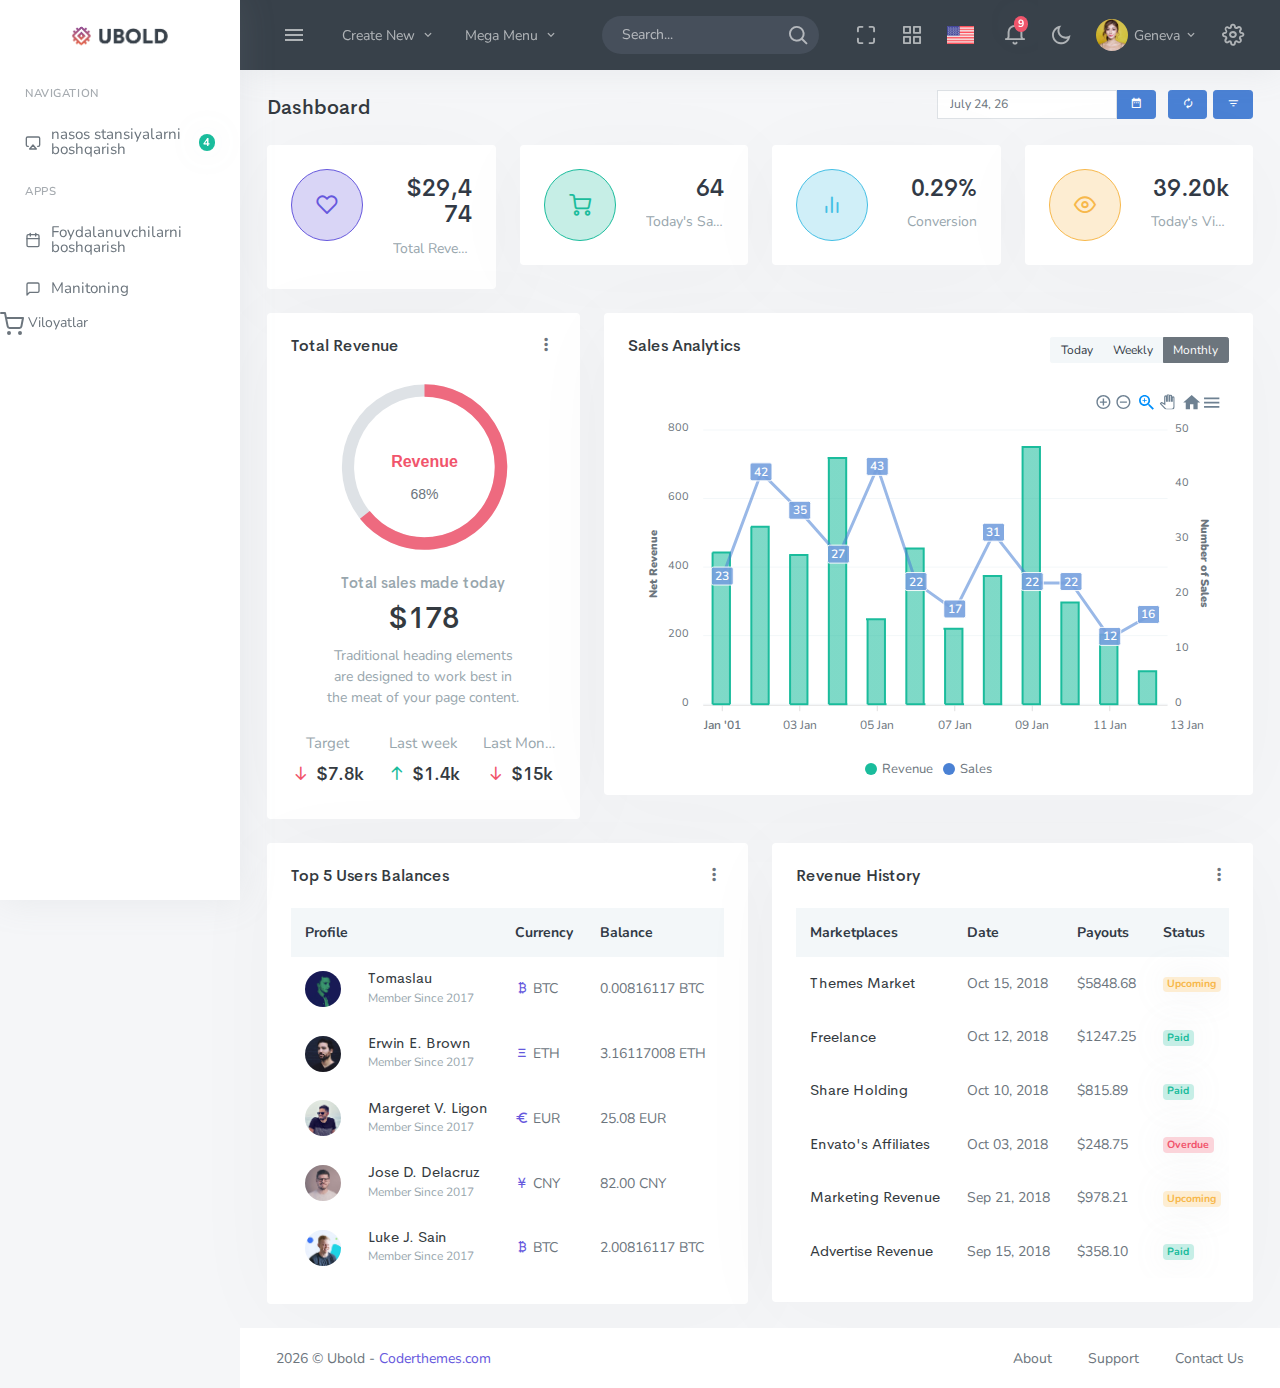
<file: index.html>
<!DOCTYPE html>
<html lang="en" data-topbar-color="dark"><head>
    <meta charset="utf-8">
    <title>Dashboard | Ubold - Responsive Bootstrap 5 Admin Dashboard</title>
    <meta name="viewport" content="width=device-width, initial-scale=1.0">
    <meta content="A fully featured admin theme which can be used to build CRM, CMS, etc." name="description">
    <meta content="Coderthemes" name="author">

    <!-- App favicon -->
    <link rel="shortcut icon" href="assets/images/favicon.ico">

    <!-- Plugins css -->
    <link href="./assets/css/flatpickr.min.css" rel="stylesheet" type="text/css">
    <link href="./assets/css/selectize.bootstrap3.css" rel="stylesheet" type="text/css">

    <!-- Theme Config Js -->
    <script src="./assets/js/head.js"></script>

    <!-- Bootstrap css -->
    <link href="./assets/css/bootstrap.min.css" rel="stylesheet" type="text/css" id="app-style">

    <!-- App css -->
    <link href="./assets/css/app.min.css" rel="stylesheet" type="text/css">

    <!-- Icons css -->
    <link href="./assets/css/icons.min.css" rel="stylesheet" type="text/css">
</head>

<body>

    <!-- Begin page -->
    <div id="wrapper">


        <!-- ========== Menu ========== -->
        <div class="app-menu">

            <!-- Brand Logo -->
            <div class="logo-box">
                <!-- Brand Logo Light -->
                <a href="index.html" class="logo-light">
                    <img src="assets/images/logo-light.png" alt="logo" class="logo-lg">
                    <img src="assets/images/logo-sm.png" alt="small logo" class="logo-sm">
                </a>

                <!-- Brand Logo Dark -->
                <a href="index.html" class="logo-dark">
                    <img src="assets/images/logo-dark.png" alt="dark logo" class="logo-lg">
                    <img src="assets/images/logo-sm.png" alt="small logo" class="logo-sm">
                </a>
            </div>

            <!-- menu-left -->
            <div class="scrollbar">

                <!-- User box -->
                <div class="user-box text-center">
                    <img src="assets/images/users/user-1.jpg" alt="user-img" title="Mat Helme" class="rounded-circle avatar-md">
                    <div class="dropdown">
                        <a href="javascript: void(0);" class="dropdown-toggle h5 mb-1 d-block" data-bs-toggle="dropdown">Geneva Kennedy</a>
                        <div class="dropdown-menu user-pro-dropdown">

                            <!-- item-->
                            <a href="javascript:void(0);" class="dropdown-item notify-item">
                                <i class="fe-user me-1"></i>
                                <span>My Account</span>
                            </a>

                            <!-- item-->
                            <a href="javascript:void(0);" class="dropdown-item notify-item">
                                <i class="fe-settings me-1"></i>
                                <span>Settings</span>
                            </a>

                            <!-- item-->
                            <a href="javascript:void(0);" class="dropdown-item notify-item">
                                <i class="fe-lock me-1"></i>
                                <span>Lock Screen</span>
                            </a>

                            <!-- item-->
                            <a href="javascript:void(0);" class="dropdown-item notify-item">
                                <i class="fe-log-out me-1"></i>
                                <span>Logout</span>
                            </a>

                        </div>
                    </div>
                    <p class="text-muted mb-0">Admin Head</p>
                </div>

                <!--- Menu -->
                <ul class="menu">

                    <li class="menu-title">Navigation</li>

                    <li class="menu-item">
                        <a href="#menuDashboards" data-bs-toggle="collapse" class="menu-link">
                            <span class="menu-icon"><i data-feather="airplay"></i></span>
                            <span class="menu-text"> nasos stansiyalarni <br>  boshqarish </span>
                            <span class="badge bg-success rounded-pill ms-auto">4</span>
                        </a>
                        <div class="collapse" id="menuDashboards">
                            <ul class="sub-menu">
                                <li class="menu-item">
                                    <a href="malumotbir.html" class="menu-link">
                                        <span class="menu-text">Ro'yxatdan o'tkazish</span>
                                    </a>
                                </li>
                                <li class="menu-item">
                                    <a href="hisobot.html" class="menu-link">
                                        <span class="menu-text">Hisobotlar</span>
                                    </a>
                                </li>
                                
                            </ul>
                        </div>
                    </li>

                    <li class="menu-title">Apps</li>

                    <li class="menu-item">
                        <a href="user.html" class="menu-link">
                            <span class="menu-icon"><i data-feather="calendar"></i></span>
                            <span class="menu-text">Foydalanuvchilarni <br> boshqarish</span>
                        </a>
                    </li>

                    <li class="menu-item">
                        <a href="./manitoring.html" class="menu-link">
                            <span class="menu-icon"><i data-feather="message-square"></i></span>
                            <span class="menu-text"> Manitoning </span>
                        </a>
                    </li>

                    <li class=
                        <a href="#menuEcommerce" data-bs-toggle="collapse" class="menu-link">
                            <span class="menu-icon"><i data-feather="shopping-cart"></i></span>
                            <span class="menu-text"> Viloyatlar </span>
                            <span class="menu-arrow"></span>
                        </a>
                        <div class="collapse" id="menuEcommerce">
                            <ul class="sub-menu">
                                <li class="menu-item">
                                    <a href="#menuEcommerce1" data-bs-toggle="collapse" class="menu-link">
                                        
                                        <span class="menu-text"> Andijon viloyati </span>
                                        <span class="menu-arrow"></span>
                                    </a>
                                    <div class="collapse" id="menuEcommerce1">
                                        <ul class="sub-menu">
                                            <li class="menu-item">
                                                <a href="./tuman.html" class="menu-link">
                                                    <span class="menu-text">Andijon</span>
                                                </a>
                                            </li>
                                            <li class="menu-item">
                                                <a href="./tuman.html" class="menu-link">
                                                    <span class="menu-text">Buxoro </span>
                                                </a>
                                            </li>
                                            <li class="menu-item">
                                                <a href="./tuman.html" class="menu-link">
                                                    <span class="menu-text">Fargʻona</span>
                                                </a>
                                            </li>
                                            <li class="menu-item">
                                                <a href="./tuman.html" class="menu-link">
                                                    <span class="menu-text">Jizzax</span>
                                                </a>
                                            </li>
                                        </ul>
                                    </div>
                                </li>
                                <li class="menu-item">
                                    <a href="#menuEcommerce2" data-bs-toggle="collapse" class="menu-link">
                                        
                                        <span class="menu-text"> Buxoro viloyati </span>
                                        <span class="menu-arrow"></span>
                                    </a>
                                    <div class="collapse" id="menuEcommerce2">
                                        <ul class="sub-menu">
                                            <li class="menu-item">
                                                <a href="./tuman.html" class="menu-link">
                                                    <span class="menu-text">Buxoro tuman</span>
                                                </a>
                                            </li>
                                            <li class="menu-item">
                                                <a href="./tuman.html" class="menu-link">
                                                    <span class="menu-text">Fargʻona tuman</span>
                                                </a>
                                            </li>
                                            <li class="menu-item">
                                                <a href="./tuman.html" class="menu-link">
                                                    <span class="menu-text">Jizzax tuman</span>
                                                </a>
                                            </li>
                                            <li class="menu-item">
                                                <a href="./tuman.html" class="menu-link">
                                                    <span class="menu-text">Xorazm tuman</span>
                                                </a>
                                            </li>
                                        </ul>
                                    </div>
                                </li>
                                <li class="menu-item">
                                    <a href="#menuEcommerce3" data-bs-toggle="collapse" class="menu-link">
                                        
                                        <span class="menu-text"> Fargʻona viloyati </span>
                                        <span class="menu-arrow"></span>
                                    </a>
                                    <div class="collapse" id="menuEcommerce3">
                                        <ul class="sub-menu">
                                            <li class="menu-item">
                                                <a href="./tuman.html" class="menu-link">
                                                    <span class="menu-text">Buxoro tuman</span>
                                                </a>
                                            </li>
                                            <li class="menu-item">
                                                <a href="./tuman.html" class="menu-link">
                                                    <span class="menu-text">Fargʻona tuman</span>
                                                </a>
                                            </li>
                                            <li class="menu-item">
                                                <a href="./tuman.html" class="menu-link">
                                                    <span class="menu-text">Jizzax tuman</span>
                                                </a>
                                            </li>
                                            <li class="menu-item">
                                                <a href="./tuman.html" class="menu-link">
                                                    <span class="menu-text">Xorazm tuman</span>
                                                </a>
                                            </li>
                                        </ul>
                                    </div>
                                </li>
                                <li class="menu-item">
                                    <a href="#menuEcommerce4" data-bs-toggle="collapse" class="menu-link">
                                        
                                        <span class="menu-text"> Jizzax viloyati </span>
                                        <span class="menu-arrow"></span>
                                    </a>
                                    <div class="collapse" id="menuEcommerce4">
                                        <ul class="sub-menu">
                                            <li class="menu-item">
                                                <a href="./tuman.html" class="menu-link">
                                                    <span class="menu-text">Buxoro tuman</span>
                                                </a>
                                            </li>
                                            <li class="menu-item">
                                                <a href="./tuman.html" class="menu-link">
                                                    <span class="menu-text">Fargʻona tuman</span>
                                                </a>
                                            </li>
                                            <li class="menu-item">
                                                <a href="./tuman.html" class="menu-link">
                                                    <span class="menu-text">Jizzax tuman</span>
                                                </a>
                                            </li>
                                            <li class="menu-item">
                                                <a href="./tuman.html" class="menu-link">
                                                    <span class="menu-text">Xorazm tuman</span>
                                                </a>
                                            </li>
                                        </ul>
                                    </div>
                                </li>
                                <li class="menu-item">
                                    <a href="#menuEcommerce5" data-bs-toggle="collapse" class="menu-link">
                                        
                                        <span class="menu-text"> Xorazm viloyati </span>
                                        <span class="menu-arrow"></span>
                                    </a>
                                    <div class="collapse" id="menuEcommerce5">
                                        <ul class="sub-menu">
                                            <li class="menu-item">
                                                <a href="./tuman.html" class="menu-link">
                                                    <span class="menu-text">Buxoro tuman</span>
                                                </a>
                                            </li>
                                            <li class="menu-item">
                                                <a href="./tuman.html" class="menu-link">
                                                    <span class="menu-text">Fargʻona tuman</span>
                                                </a>
                                            </li>
                                            <li class="menu-item">
                                                <a href="./tuman.html" class="menu-link">
                                                    <span class="menu-text">Jizzax tuman</span>
                                                </a>
                                            </li>
                                            <li class="menu-item">
                                                <a href="./tuman.html" class="menu-link">
                                                    <span class="menu-text">Xorazm tuman</span>
                                                </a>
                                            </li>
                                        </ul>
                                    </div>
                                </li>
                                  <li class="menu-item">
                                    <a href="#menuEcommerce6" data-bs-toggle="collapse" class="menu-link">
                                        
                                        <span class="menu-text"> Andijon viloyati </span>
                                        <span class="menu-arrow"></span>
                                    </a>
                                    <div class="collapse" id="menuEcommerce6">
                                        <ul class="sub-menu">
                                            <li class="menu-item">
                                                <a href="./tuman.html" class="menu-link">
                                                    <span class="menu-text">Buxoro tuman</span>
                                                </a>
                                            </li>
                                            <li class="menu-item">
                                                <a href="./tuman.html" class="menu-link">
                                                    <span class="menu-text">Fargʻona tuman</span>
                                                </a>
                                            </li>
                                            <li class="menu-item">
                                                <a href="./tuman.html" class="menu-link">
                                                    <span class="menu-text">Jizzax tuman</span>
                                                </a>
                                            </li>
                                            <li class="menu-item">
                                                <a href="./tuman.html" class="menu-link">
                                                    <span class="menu-text">Xorazm tuman</span>
                                                </a>
                                            </li>
                                        </ul>
                                    </div>
                                </li>
                                <li class="menu-item">
                                    <a href="#menuEcommerce7" data-bs-toggle="collapse" class="menu-link">
                                        
                                        <span class="menu-text"> Buxoro viloyati </span>
                                        <span class="menu-arrow"></span>
                                    </a>
                                    <div class="collapse" id="menuEcommerce7">
                                        <ul class="sub-menu">
                                            <li class="menu-item">
                                                <a href="./tuman.html" class="menu-link">
                                                    <span class="menu-text">Buxoro tuman</span>
                                                </a>
                                            </li>
                                            <li class="menu-item">
                                                <a href="./tuman.html" class="menu-link">
                                                    <span class="menu-text">Fargʻona tuman</span>
                                                </a>
                                            </li>
                                            <li class="menu-item">
                                                <a href="./tuman.html" class="menu-link">
                                                    <span class="menu-text">Jizzax tuman</span>
                                                </a>
                                            </li>
                                            <li class="menu-item">
                                                <a href="./tuman.html" class="menu-link">
                                                    <span class="menu-text">Xorazm tuman</span>
                                                </a>
                                            </li>
                                        </ul>
                                    </div>
                                </li>
                                <li class="menu-item">
                                    <a href="#menuEcommerce8" data-bs-toggle="collapse" class="menu-link">
                                        
                                        <span class="menu-text"> Fargʻona viloyati </span>
                                        <span class="menu-arrow"></span>
                                    </a>
                                    <div class="collapse" id="menuEcommerce8">
                                        <ul class="sub-menu">
                                            <li class="menu-item">
                                                <a href="./tuman.html" class="menu-link">
                                                    <span class="menu-text">Buxoro tuman</span>
                                                </a>
                                            </li>
                                            <li class="menu-item">
                                                <a href="./tuman.html" class="menu-link">
                                                    <span class="menu-text">Fargʻona tuman</span>
                                                </a>
                                            </li>
                                            <li class="menu-item">
                                                <a href="./tuman.html" class="menu-link">
                                                    <span class="menu-text">Jizzax tuman</span>
                                                </a>
                                            </li>
                                            <li class="menu-item">
                                                <a href="./tuman.html" class="menu-link">
                                                    <span class="menu-text">Xorazm tuman</span>
                                                </a>
                                            </li>
                                        </ul>
                                    </div>
                                </li>
                                <li class="menu-item">
                                    <a href="#menuEcommerce9" data-bs-toggle="collapse" class="menu-link">
                                        
                                        <span class="menu-text"> Jizzax viloyati </span>
                                        <span class="menu-arrow"></span>
                                    </a>
                                    <div class="collapse" id="menuEcommerce9">
                                        <ul class="sub-menu">
                                            <li class="menu-item">
                                                <a href="./tuman.html" class="menu-link">
                                                    <span class="menu-text">Buxoro tuman</span>
                                                </a>
                                            </li>
                                            <li class="menu-item">
                                                <a href="./tuman.html" class="menu-link">
                                                    <span class="menu-text">Fargʻona tuman</span>
                                                </a>
                                            </li>
                                            <li class="menu-item">
                                                <a href="./tuman.html" class="menu-link">
                                                    <span class="menu-text">Jizzax tuman</span>
                                                </a>
                                            </li>
                                            <li class="menu-item">
                                                <a href="./tuman.html" class="menu-link">
                                                    <span class="menu-text">Xorazm tuman</span>
                                                </a>
                                            </li>
                                        </ul>
                                    </div>
                                </li>
                                <li class="menu-item">
                                    <a href="#menuEcommerce10" data-bs-toggle="collapse" class="menu-link">
                                        
                                        <span class="menu-text"> Xorazm viloyati </span>
                                        <span class="menu-arrow"></span>
                                    </a>
                                    <div class="collapse" id="menuEcommerce10">
                                        <ul class="sub-menu">
                                            <li class="menu-item">
                                                <a href="./tuman.html" class="menu-link">
                                                    <span class="menu-text">Buxoro tuman</span>
                                                </a>
                                            </li>
                                            <li class="menu-item">
                                                <a href="./tuman.html" class="menu-link">
                                                    <span class="menu-text">Fargʻona tuman</span>
                                                </a>
                                            </li>
                                            <li class="menu-item">
                                                <a href="./tuman.html" class="menu-link">
                                                    <span class="menu-text">Jizzax tuman</span>
                                                </a>
                                            </li>
                                            <li class="menu-item">
                                                <a href="./tuman.html" class="menu-link">
                                                    <span class="menu-text">Xorazm tuman</span>
                                                </a>
                                            </li>
                                        </ul>
                                    </div>
                                </li>
                                <li class="menu-item">
                                    <a href="#menuEcommerce11" data-bs-toggle="collapse" class="menu-link">
                                        
                                        <span class="menu-text"> Buxoro viloyati </span>
                                        <span class="menu-arrow"></span>
                                    </a>
                                    <div class="collapse" id="menuEcommerce11">
                                        <ul class="sub-menu">
                                            <li class="menu-item">
                                                <a href="./tuman.html" class="menu-link">
                                                    <span class="menu-text">Buxoro tuman</span>
                                                </a>
                                            </li>
                                            <li class="menu-item">
                                                <a href="./tuman.html" class="menu-link">
                                                    <span class="menu-text">Fargʻona tuman</span>
                                                </a>
                                            </li>
                                            <li class="menu-item">
                                                <a href="./tuman.html" class="menu-link">
                                                    <span class="menu-text">Jizzax tuman</span>
                                                </a>
                                            </li>
                                            <li class="menu-item">
                                                <a href="./tuman.html" class="menu-link">
                                                    <span class="menu-text">Xorazm tuman</span>
                                                </a>
                                            </li>
                                        </ul>
                                    </div>
                                </li>
                                <li class="menu-item">
                                    <a href="#menuEcommerce12" data-bs-toggle="collapse" class="menu-link">
                                        
                                        <span class="menu-text"> Fargʻona viloyati </span>
                                        <span class="menu-arrow"></span>
                                    </a>
                                    <div class="collapse" id="menuEcommerce12">
                                        <ul class="sub-menu">
                                            <li class="menu-item">
                                                <a href="./tuman.html" class="menu-link">
                                                    <span class="menu-text">Buxoro tuman</span>
                                                </a>
                                            </li>
                                            <li class="menu-item">
                                                <a href="./tuman.html" class="menu-link">
                                                    <span class="menu-text">Fargʻona tuman</span>
                                                </a>
                                            </li>
                                            <li class="menu-item">
                                                <a href="./tuman.html" class="menu-link">
                                                    <span class="menu-text">Jizzax tuman</span>
                                                </a>
                                            </li>
                                            <li class="menu-item">
                                                <a href="./tuman.html" class="menu-link">
                                                    <span class="menu-text">Xorazm tuman</span>
                                                </a>
                                            </li>
                                        </ul>
                                    </div>
                                </li>
                                <li class="menu-item">
                                    <a href="#menuEcommerce13" data-bs-toggle="collapse" class="menu-link">
                                        
                                        <span class="menu-text"> Jizzax viloyati </span>
                                        <span class="menu-arrow"></span>
                                    </a>
                                    <div class="collapse" id="menuEcommerce4">
                                        <ul class="sub-menu">
                                            <li class="menu-item">
                                                <a href="./tuman.html" class="menu-link">
                                                    <span class="menu-text">Buxoro tuman</span>
                                                </a>
                                            </li>
                                            <li class="menu-item">
                                                <a href="./tuman.html" class="menu-link">
                                                    <span class="menu-text">Fargʻona tuman</span>
                                                </a>
                                            </li>
                                            <li class="menu-item">
                                                <a href="./tuman.html" class="menu-link">
                                                    <span class="menu-text">Jizzax tuman</span>
                                                </a>
                                            </li>
                                            <li class="menu-item">
                                                <a href="./tuman.html" class="menu-link">
                                                    <span class="menu-text">Xorazm tuman</span>
                                                </a>
                                            </li>
                                        </ul>
                                    </div>
                                </li>
                                <li class="menu-item">
                                    <a href="#menuEcommerce14" data-bs-toggle="collapse" class="menu-link">
                                        
                                        <span class="menu-text"> Surxondaryo viloyati </span>
                                        <span class="menu-arrow"></span>
                                    </a>
                                    <div class="collapse" id="menuEcommerce14">
                                        <ul class="sub-menu">
                                            <li class="menu-item">
                                                <a href="./tuman.html" class="menu-link">
                                                    <span class="menu-text">Buxoro tuman</span>
                                                </a>
                                            </li>
                                            <li class="menu-item">
                                                <a href="./tuman.html" class="menu-link">
                                                    <span class="menu-text">Fargʻona tuman</span>
                                                </a>
                                            </li>
                                            <li class="menu-item">
                                                <a href="./tuman.html" class="menu-link">
                                                    <span class="menu-text">Jizzax tuman</span>
                                                </a>
                                            </li>
                                            <li class="menu-item">
                                                <a href="./tuman.html" class="menu-link">
                                                    <span class="menu-text">Xorazm tuman</span>
                                                </a>
                                            </li>
                                        </ul>
                                    </div>
                                </li>
                            </ul>
                        </div>
                    </li>

                </ul>
                <!--- End Menu -->
                <div class="clearfix"></div>
            </div>
        </div>
        <!-- ========== Left menu End ========== -->





        <!-- ============================================================== -->
        <!-- Start Page Content here -->
        <!-- ============================================================== -->

        <div class="content-page">

            <!-- ========== Topbar Start ========== -->
            <div class="navbar-custom">
                <div class="topbar">
                    <div class="topbar-menu d-flex align-items-center gap-1">

                        <!-- Topbar Brand Logo -->
                        <div class="logo-box">
                            <!-- Brand Logo Light -->
                            <a href="index.html" class="logo-light">
                                <img src="assets/images/logo-light.png" alt="logo" class="logo-lg">
                                <img src="assets/images/logo-sm.png" alt="small logo" class="logo-sm">
                            </a>

                            <!-- Brand Logo Dark -->
                            <a href="index.html" class="logo-dark">
                                <img src="assets/images/logo-dark.png" alt="dark logo" class="logo-lg">
                                <img src="assets/images/logo-sm.png" alt="small logo" class="logo-sm">
                            </a>
                        </div>

                        <!-- Sidebar Menu Toggle Button -->
                        <button class="button-toggle-menu">
                            <i class="mdi mdi-menu"></i>
                        </button>

                        <!-- Dropdown Menu -->
                        <div class="dropdown d-none d-xl-block">
                            <a class="nav-link dropdown-toggle waves-effect waves-light" data-bs-toggle="dropdown" href="#" role="button" aria-haspopup="false" aria-expanded="false">
                                Create New
                                <i class="mdi mdi-chevron-down ms-1"></i>
                            </a>
                            <div class="dropdown-menu">
                                <!-- item-->
                                <a href="javascript:void(0);" class="dropdown-item">
                                    <i class="fe-briefcase me-1"></i>
                                    <span>New Projects</span>
                                </a>

                                <!-- item-->
                                <a href="javascript:void(0);" class="dropdown-item">
                                    <i class="fe-user me-1"></i>
                                    <span>Create Users</span>
                                </a>

                                <!-- item-->
                                <a href="javascript:void(0);" class="dropdown-item">
                                    <i class="fe-bar-chart-line- me-1"></i>
                                    <span>Revenue Report</span>
                                </a>

                                <!-- item-->
                                <a href="javascript:void(0);" class="dropdown-item">
                                    <i class="fe-settings me-1"></i>
                                    <span>Settings</span>
                                </a>

                                <div class="dropdown-divider"></div>

                                <!-- item-->
                                <a href="javascript:void(0);" class="dropdown-item">
                                    <i class="fe-headphones me-1"></i>
                                    <span>Help &amp; Support</span>
                                </a>

                            </div>
                        </div>

                        <!-- Mega Menu Dropdown -->
                        <div class="dropdown dropdown-mega d-none d-xl-block">
                            <a class="nav-link dropdown-toggle waves-effect waves-light" data-bs-toggle="dropdown" href="#" role="button" aria-haspopup="false" aria-expanded="false">
                                Mega Menu
                                <i class="mdi mdi-chevron-down  ms-1"></i>
                            </a>
                            <div class="dropdown-menu dropdown-megamenu">
                                <div class="row">
                                    <div class="col-sm-8">

                                        <div class="row">
                                            <div class="col-md-4">
                                                <h5 class="text-dark mt-0">UI Components</h5>
                                                <ul class="list-unstyled megamenu-list">
                                                    <li>
                                                        <a href="widgets.html">Widgets</a>
                                                    </li>
                                                    <li>
                                                        <a href="extended-nestable.html">Nestable List</a>
                                                    </li>
                                                    <li>
                                                        <a href="javascript:void(0);">Range Sliders</a>
                                                    </li>
                                                    <li>
                                                        <a href="pages-gallery.html">Masonry Items</a>
                                                    </li>
                                                    <li>
                                                        <a href="extended-sweet-alert.html">Sweet Alerts</a>
                                                    </li>
                                                    <li>
                                                        <a href="javascript:void(0);">Treeview Page</a>
                                                    </li>
                                                    <li>
                                                        <a href="extended-tour.html">Tour Page</a>
                                                    </li>
                                                </ul>
                                            </div>

                                            <div class="col-md-4">
                                                <h5 class="text-dark mt-0">Applications</h5>
                                                <ul class="list-unstyled megamenu-list">
                                                    <li>
                                                        <a href="./tuman.html">eCommerce Pages</a>
                                                    </li>
                                                    <li>
                                                        <a href="crm-dashboard.html">CRM Pages</a>
                                                    </li>
                                                    <li>
                                                        <a href="email-inbox.html">Email</a>
                                                    </li>
                                                    <li>
                                                        <a href="apps-calendar.html">Calendar</a>
                                                    </li>
                                                    <li>
                                                        <a href="contacts-list.html">Team Contacts</a>
                                                    </li>
                                                    <li>
                                                        <a href="task-kanban-board.html">Task Board</a>
                                                    </li>
                                                    <li>
                                                        <a href="email-templates.html">Email Templates</a>
                                                    </li>
                                                </ul>
                                            </div>

                                            <div class="col-md-4">
                                                <h5 class="text-dark mt-0">Extra Pages</h5>
                                                <ul class="list-unstyled megamenu-list">
                                                    <li>
                                                        <a href="javascript:void(0);">Left Sidebar with User</a>
                                                    </li>
                                                    <li>
                                                        <a href="javascript:void(0);">Menu Collapsed</a>
                                                    </li>
                                                    <li>
                                                        <a href="javascript:void(0);">Small Left Sidebar</a>
                                                    </li>
                                                    <li>
                                                        <a href="javascript:void(0);">New Header Style</a>
                                                    </li>
                                                    <li>
                                                        <a href="pages-search-results.html">Search Result</a>
                                                    </li>
                                                    <li>
                                                        <a href="pages-gallery.html">Gallery Pages</a>
                                                    </li>
                                                    <li>
                                                        <a href="pages-coming-soon.html">Maintenance &amp; Coming Soon</a>
                                                    </li>
                                                </ul>
                                            </div>
                                        </div>
                                    </div>
                                    <div class="col-sm-4">
                                        <div class="text-center mt-3">
                                            <h3 class="text-dark">Special Discount Sale!</h3>
                                            <h4>Save up to 70% off.</h4>
                                            <a href="https://1.envato.market/uboldadmin" target="_blank" class="btn btn-primary rounded-pill mt-3">Download Now</a>
                                        </div>
                                    </div>
                                </div>
                            </div>
                        </div>
                    </div>

                    <ul class="topbar-menu d-flex align-items-center">
                        <!-- Topbar Search Form -->
                        <li class="app-search dropdown me-3 d-none d-lg-block">
                            <form>
                                <input type="search" class="form-control rounded-pill" placeholder="Search..." id="top-search">
                                <span class="fe-search search-icon font-22"></span>
                            </form>
                            <div class="dropdown-menu dropdown-menu-animated dropdown-lg" id="search-dropdown">
                                <!-- item-->
                                <div class="dropdown-header noti-title">
                                    <h5 class="text-overflow mb-2">Found 22 results</h5>
                                </div>

                                <!-- item-->
                                <a href="javascript:void(0);" class="dropdown-item notify-item">
                                    <i class="fe-home me-1"></i>
                                    <span>Analytics Report</span>
                                </a>

                                <!-- item-->
                                <a href="javascript:void(0);" class="dropdown-item notify-item">
                                    <i class="fe-aperture me-1"></i>
                                    <span>How can I help you?</span>
                                </a>

                                <!-- item-->
                                <a href="javascript:void(0);" class="dropdown-item notify-item">
                                    <i class="fe-settings me-1"></i>
                                    <span>User profile settings</span>
                                </a>

                                <!-- item-->
                                <div class="dropdown-header noti-title">
                                    <h6 class="text-overflow mb-2 text-uppercase">Users</h6>
                                </div>

                                <div class="notification-list">
                                    <!-- item-->
                                    <a href="javascript:void(0);" class="dropdown-item notify-item">
                                        <div class="d-flex align-items-start">
                                            <img class="d-flex me-2 rounded-circle" src="assets/images/users/user-2.jpg" alt="Generic placeholder image" height="32">
                                            <div class="w-100">
                                                <h5 class="m-0 font-14">Erwin E. Brown</h5>
                                                <span class="font-12 mb-0">UI Designer</span>
                                            </div>
                                        </div>
                                    </a>

                                    <!-- item-->
                                    <a href="javascript:void(0);" class="dropdown-item notify-item">
                                        <div class="d-flex align-items-start">
                                            <img class="d-flex me-2 rounded-circle" src="assets/images/users/user-5.jpg" alt="Generic placeholder image" height="32">
                                            <div class="w-100">
                                                <h5 class="m-0 font-14">Jacob Deo</h5>
                                                <span class="font-12 mb-0">Developer</span>
                                            </div>
                                        </div>
                                    </a>
                                </div>
                            </div>
                        </li>

                        <!-- Fullscreen Button -->
                        <li class="d-none d-md-inline-block">
                            <a class="nav-link waves-effect waves-light" href="" data-toggle="fullscreen">
                                <i class="fe-maximize font-22"></i>
                            </a>
                        </li>

                        <!-- Search Dropdown (for Mobile/Tablet) -->
                        <li class="dropdown d-lg-none">
                            <a class="nav-link dropdown-toggle waves-effect waves-light arrow-none" data-bs-toggle="dropdown" href="#" role="button" aria-haspopup="false" aria-expanded="false">
                                <i class="ri-search-line font-22"></i>
                            </a>
                            <div class="dropdown-menu dropdown-menu-animated dropdown-lg p-0">
                                <form class="p-3">
                                    <input type="search" class="form-control" placeholder="Search ..." aria-label="Recipient's username">
                                </form>
                            </div>
                        </li>

                        <!-- App Dropdown -->
                        <li class="dropdown d-none d-md-inline-block">
                            <a class="nav-link dropdown-toggle waves-effect waves-light arrow-none" data-bs-toggle="dropdown" href="#" role="button" aria-haspopup="false" aria-expanded="false">
                                <i class="fe-grid font-22"></i>
                            </a>
                            <div class="dropdown-menu dropdown-menu-end dropdown-menu-animated dropdown-lg p-0">

                                <div class="p-2">
                                    <div class="row g-0">
                                        <div class="col">
                                            <a class="dropdown-icon-item" href="#">
                                                <img src="assets/images/brands/slack.png" alt="slack">
                                                <span>Slack</span>
                                            </a>
                                        </div>
                                        <div class="col">
                                            <a class="dropdown-icon-item" href="#">
                                                <img src="assets/images/brands/github.png" alt="Github">
                                                <span>GitHub</span>
                                            </a>
                                        </div>
                                        <div class="col">
                                            <a class="dropdown-icon-item" href="#">
                                                <img src="assets/images/brands/dribbble.png" alt="dribbble">
                                                <span>Dribbble</span>
                                            </a>
                                        </div>
                                    </div>

                                    <div class="row g-0">
                                        <div class="col">
                                            <a class="dropdown-icon-item" href="#">
                                                <img src="assets/images/brands/bitbucket.png" alt="bitbucket">
                                                <span>Bitbucket</span>
                                            </a>
                                        </div>
                                        <div class="col">
                                            <a class="dropdown-icon-item" href="#">
                                                <img src="assets/images/brands/dropbox.png" alt="dropbox">
                                                <span>Dropbox</span>
                                            </a>
                                        </div>
                                        <div class="col">
                                            <a class="dropdown-icon-item" href="#">
                                                <img src="assets/images/brands/g-suite.png" alt="G Suite">
                                                <span>G Suite</span>
                                            </a>
                                        </div>
                                    </div> <!-- end row-->
                                </div>
                            </div>
                        </li>

                        <!-- Language flag dropdown  -->
                        <li class="dropdown d-none d-md-inline-block">
                            <a class="nav-link dropdown-toggle waves-effect waves-light arrow-none" data-bs-toggle="dropdown" href="#" role="button" aria-haspopup="false" aria-expanded="false">
                                <img src="assets/images/flags/us.jpg" alt="user-image" class="me-0 me-sm-1" height="18">
                            </a>
                            <div class="dropdown-menu dropdown-menu-end dropdown-menu-animated">

                                <!-- item-->
                                <a href="javascript:void(0);" class="dropdown-item">
                                    <img src="assets/images/flags/germany.jpg" alt="user-image" class="me-1" height="12"> <span class="align-middle">German</span>
                                </a>

                                <!-- item-->
                                <a href="javascript:void(0);" class="dropdown-item">
                                    <img src="assets/images/flags/italy.jpg" alt="user-image" class="me-1" height="12"> <span class="align-middle">Italian</span>
                                </a>

                                <!-- item-->
                                <a href="javascript:void(0);" class="dropdown-item">
                                    <img src="assets/images/flags/spain.jpg" alt="user-image" class="me-1" height="12"> <span class="align-middle">Spanish</span>
                                </a>

                                <!-- item-->
                                <a href="javascript:void(0);" class="dropdown-item">
                                    <img src="assets/images/flags/russia.jpg" alt="user-image" class="me-1" height="12"> <span class="align-middle">Russian</span>
                                </a>

                            </div>
                        </li>

                        <!-- Notofication dropdown -->
                        <li class="dropdown notification-list">
                            <a class="nav-link dropdown-toggle waves-effect waves-light arrow-none" data-bs-toggle="dropdown" href="#" role="button" aria-haspopup="false" aria-expanded="false">
                                <i class="fe-bell font-22"></i>
                                <span class="badge bg-danger rounded-circle noti-icon-badge">9</span>
                            </a>
                            <div class="dropdown-menu dropdown-menu-end dropdown-menu-animated dropdown-lg py-0">
                                <div class="p-2 border-top-0 border-start-0 border-end-0 border-dashed border">
                                    <div class="row align-items-center">
                                        <div class="col">
                                            <h6 class="m-0 font-16 fw-semibold"> Notification</h6>
                                        </div>
                                        <div class="col-auto">
                                            <a href="javascript: void(0);" class="text-dark text-decoration-underline">
                                                <small>Clear All</small>
                                            </a>
                                        </div>
                                    </div>
                                </div>

                                <div class="px-1" style="max-height: 300px;" data-simplebar="">

                                    <h5 class="text-muted font-13 fw-normal mt-2">Today</h5>
                                    <!-- item-->

                                    <a href="javascript:void(0);" class="dropdown-item p-0 notify-item card unread-noti shadow-none mb-1">
                                        <div class="card-body">
                                            <span class="float-end noti-close-btn text-muted"><i class="mdi mdi-close"></i></span>
                                            <div class="d-flex align-items-center">
                                                <div class="flex-shrink-0">
                                                    <div class="notify-icon bg-primary">
                                                        <i class="mdi mdi-comment-account-outline"></i>
                                                    </div>
                                                </div>
                                                <div class="flex-grow-1 text-truncate ms-2">
                                                    <h5 class="noti-item-title fw-semibold font-14">Datacorp <small class="fw-normal text-muted ms-1">1 min ago</small></h5>
                                                    <small class="noti-item-subtitle text-muted">Caleb Flakelar commented on Admin</small>
                                                </div>
                                            </div>
                                        </div>
                                    </a>

                                    <!-- item-->
                                    <a href="javascript:void(0);" class="dropdown-item p-0 notify-item card read-noti shadow-none mb-1">
                                        <div class="card-body">
                                            <span class="float-end noti-close-btn text-muted"><i class="mdi mdi-close"></i></span>
                                            <div class="d-flex align-items-center">
                                                <div class="flex-shrink-0">
                                                    <div class="notify-icon bg-info">
                                                        <i class="mdi mdi-account-plus"></i>
                                                    </div>
                                                </div>
                                                <div class="flex-grow-1 text-truncate ms-2">
                                                    <h5 class="noti-item-title fw-semibold font-14">Admin <small class="fw-normal text-muted ms-1">1 hours ago</small></h5>
                                                    <small class="noti-item-subtitle text-muted">New user registered</small>
                                                </div>
                                            </div>
                                        </div>
                                    </a>

                                    <h5 class="text-muted font-13 fw-normal mt-0">Yesterday</h5>

                                    <!-- item-->
                                    <a href="javascript:void(0);" class="dropdown-item p-0 notify-item card read-noti shadow-none mb-1">
                                        <div class="card-body">
                                            <span class="float-end noti-close-btn text-muted"><i class="mdi mdi-close"></i></span>
                                            <div class="d-flex align-items-center">
                                                <div class="flex-shrink-0">
                                                    <div class="notify-icon">
                                                        <img src="assets/images/users/avatar-2.jpg" class="img-fluid rounded-circle" alt="">
                                                    </div>
                                                </div>
                                                <div class="flex-grow-1 text-truncate ms-2">
                                                    <h5 class="noti-item-title fw-semibold font-14">Cristina Pride <small class="fw-normal text-muted ms-1">1 day ago</small></h5>
                                                    <small class="noti-item-subtitle text-muted">Hi, How are you? What about our next meeting</small>
                                                </div>
                                            </div>
                                        </div>
                                    </a>

                                    <h5 class="text-muted font-13 fw-normal mt-0">30 Dec 2021</h5>

                                    <!-- item-->
                                    <a href="javascript:void(0);" class="dropdown-item p-0 notify-item card read-noti shadow-none mb-1">
                                        <div class="card-body">
                                            <span class="float-end noti-close-btn text-muted"><i class="mdi mdi-close"></i></span>
                                            <div class="d-flex align-items-center">
                                                <div class="flex-shrink-0">
                                                    <div class="notify-icon bg-primary">
                                                        <i class="mdi mdi-comment-account-outline"></i>
                                                    </div>
                                                </div>
                                                <div class="flex-grow-1 text-truncate ms-2">
                                                    <h5 class="noti-item-title fw-semibold font-14">Datacorp</h5>
                                                    <small class="noti-item-subtitle text-muted">Caleb Flakelar commented on Admin</small>
                                                </div>
                                            </div>
                                        </div>
                                    </a>

                                    <!-- item-->
                                    <a href="javascript:void(0);" class="dropdown-item p-0 notify-item card read-noti shadow-none mb-1">
                                        <div class="card-body">
                                            <span class="float-end noti-close-btn text-muted"><i class="mdi mdi-close"></i></span>
                                            <div class="d-flex align-items-center">
                                                <div class="flex-shrink-0">
                                                    <div class="notify-icon">
                                                        <img src="assets/images/users/avatar-4.jpg" class="img-fluid rounded-circle" alt="">
                                                    </div>
                                                </div>
                                                <div class="flex-grow-1 text-truncate ms-2">
                                                    <h5 class="noti-item-title fw-semibold font-14">Karen Robinson</h5>
                                                    <small class="noti-item-subtitle text-muted">Wow ! this admin looks good and awesome design</small>
                                                </div>
                                            </div>
                                        </div>
                                    </a>

                                    <div class="text-center">
                                        <i class="mdi mdi-dots-circle mdi-spin text-muted h3 mt-0"></i>
                                    </div>
                                </div>

                                <!-- All-->
                                <a href="javascript:void(0);" class="dropdown-item text-center text-primary notify-item border-top border-light py-2">
                                    View All
                                </a>

                            </div>
                        </li>

                        <!-- Light/Darj Mode Toggle Button -->
                        <li class="d-none d-sm-inline-block">
                            <div class="nav-link waves-effect waves-light" id="light-dark-mode">
                                <i class="ri-moon-line font-22"></i>
                            </div>
                        </li>

                        <!-- User Dropdown -->
                        <li class="dropdown">
                            <a class="nav-link dropdown-toggle nav-user me-0 waves-effect waves-light" data-bs-toggle="dropdown" href="#" role="button" aria-haspopup="false" aria-expanded="false">
                                <img src="assets/images/users/user-1.jpg" alt="user-image" class="rounded-circle">
                                <span class="ms-1 d-none d-md-inline-block">
                                    Geneva <i class="mdi mdi-chevron-down"></i>
                                </span>
                            </a>
                            <div class="dropdown-menu dropdown-menu-end profile-dropdown ">
                                <!-- item-->
                                <div class="dropdown-header noti-title">
                                    <h6 class="text-overflow m-0">Welcome !</h6>
                                </div>

                                <!-- item-->
                                <a href="javascript:void(0);" class="dropdown-item notify-item">
                                    <i class="fe-user"></i>
                                    <span>My Account</span>
                                </a>

                                <!-- item-->
                                <a href="javascript:void(0);" class="dropdown-item notify-item">
                                    <i class="fe-settings"></i>
                                    <span>Settings</span>
                                </a>

                                <!-- item-->
                                <a href="javascript:void(0);" class="dropdown-item notify-item">
                                    <i class="fe-lock"></i>
                                    <span>Lock Screen</span>
                                </a>

                                <div class="dropdown-divider"></div>

                                <!-- item-->
                                <a href="javascript:void(0);" class="dropdown-item notify-item">
                                    <i class="fe-log-out"></i>
                                    <span>Logout</span>
                                </a>

                            </div>
                        </li>

                        <!-- Right Bar offcanvas button (Theme Customization Panel) -->
                        <li>
                            <a class="nav-link waves-effect waves-light" data-bs-toggle="offcanvas" href="#theme-settings-offcanvas">
                                <i class="fe-settings font-22"></i>
                            </a>
                        </li>
                    </ul>
                </div>
            </div>
            <!-- ========== Topbar End ========== -->

            <div class="content">

                <!-- Start Content-->
                <div class="container-fluid">

                    <div class="row">
                        <div class="col-12">
                            <div class="page-title-box">
                                <div class="page-title-right">
                                    <form class="d-flex align-items-center mb-3">
                                        <div class="input-group input-group-sm">
                                            <input type="text" class="form-control border" id="dash-daterange">
                                            <span class="input-group-text bg-blue border-blue text-white">
                                                <i class="mdi mdi-calendar-range"></i>
                                            </span>
                                        </div>
                                        <a href="javascript: void(0);" class="btn btn-blue btn-sm ms-2">
                                            <i class="mdi mdi-autorenew"></i>
                                        </a>
                                        <a href="javascript: void(0);" class="btn btn-blue btn-sm ms-1">
                                            <i class="mdi mdi-filter-variant"></i>
                                        </a>
                                    </form>
                                </div>
                                <h4 class="page-title">Dashboard</h4>
                            </div>
                        </div>
                    </div>

                    <div class="row">
                        <div class="col-md-6 col-xl-3">
                            <div class="widget-rounded-circle card">
                                <div class="card-body">
                                    <div class="row">
                                        <div class="col-6">
                                            <div class="avatar-lg rounded-circle bg-soft-primary border-primary border">
                                                <i class="fe-heart font-22 avatar-title text-primary"></i>
                                            </div>
                                        </div>
                                        <div class="col-6">
                                            <div class="text-end">
                                                <h3 class="text-dark mt-1">$<span data-plugin="counterup">58,947</span></h3>
                                                <p class="text-muted mb-1 text-truncate">Total Revenue</p>
                                            </div>
                                        </div>
                                    </div> <!-- end row-->
                                </div>
                            </div> <!-- end widget-rounded-circle-->
                        </div> <!-- end col-->

                        <div class="col-md-6 col-xl-3">
                            <div class="widget-rounded-circle card">
                                <div class="card-body">
                                    <div class="row">
                                        <div class="col-6">
                                            <div class="avatar-lg rounded-circle bg-soft-success border-success border">
                                                <i class="fe-shopping-cart font-22 avatar-title text-success"></i>
                                            </div>
                                        </div>
                                        <div class="col-6">
                                            <div class="text-end">
                                                <h3 class="text-dark mt-1"><span data-plugin="counterup">127</span></h3>
                                                <p class="text-muted mb-1 text-truncate">Today's Sales</p>
                                            </div>
                                        </div>
                                    </div> <!-- end row-->
                                </div>
                            </div> <!-- end widget-rounded-circle-->
                        </div> <!-- end col-->

                        <div class="col-md-6 col-xl-3">
                            <div class="widget-rounded-circle card">
                                <div class="card-body">
                                    <div class="row">
                                        <div class="col-6">
                                            <div class="avatar-lg rounded-circle bg-soft-info border-info border">
                                                <i class="fe-bar-chart-line- font-22 avatar-title text-info"></i>
                                            </div>
                                        </div>
                                        <div class="col-6">
                                            <div class="text-end">
                                                <h3 class="text-dark mt-1"><span data-plugin="counterup">0.58</span>%</h3>
                                                <p class="text-muted mb-1 text-truncate">Conversion</p>
                                            </div>
                                        </div>
                                    </div> <!-- end row-->
                                </div>
                            </div> <!-- end widget-rounded-circle-->
                        </div> <!-- end col-->

                        <div class="col-md-6 col-xl-3">
                            <div class="widget-rounded-circle card">
                                <div class="card-body">
                                    <div class="row">
                                        <div class="col-6">
                                            <div class="avatar-lg rounded-circle bg-soft-warning border-warning border">
                                                <i class="fe-eye font-22 avatar-title text-warning"></i>
                                            </div>
                                        </div>
                                        <div class="col-6">
                                            <div class="text-end">
                                                <h3 class="text-dark mt-1"><span data-plugin="counterup">78.41</span>k</h3>
                                                <p class="text-muted mb-1 text-truncate">Today's Visits</p>
                                            </div>
                                        </div>
                                    </div> <!-- end row-->
                                </div>
                            </div> <!-- end widget-rounded-circle-->
                        </div> <!-- end col-->
                    </div>
                    <!-- end row-->

                    <div class="row">
                        <div class="col-lg-4">
                            <div class="card">
                                <div class="card-body">
                                    <div class="dropdown float-end">
                                        <a href="#" class="dropdown-toggle arrow-none card-drop" data-bs-toggle="dropdown" aria-expanded="false">
                                            <i class="mdi mdi-dots-vertical"></i>
                                        </a>
                                        <div class="dropdown-menu dropdown-menu-end">
                                            <!-- item-->
                                            <a href="javascript:void(0);" class="dropdown-item">Sales Report</a>
                                            <!-- item-->
                                            <a href="javascript:void(0);" class="dropdown-item">Export Report</a>
                                            <!-- item-->
                                            <a href="javascript:void(0);" class="dropdown-item">Profit</a>
                                            <!-- item-->
                                            <a href="javascript:void(0);" class="dropdown-item">Action</a>
                                        </div>
                                    </div>

                                    <h4 class="header-title mb-0">Total Revenue</h4>

                                    <div class="widget-chart text-center" dir="ltr">

                                        <div id="total-revenue" class="mt-0" data-colors="#f1556c"></div>

                                        <h5 class="text-muted mt-0">Total sales made today</h5>
                                        <h2>$178</h2>

                                        <p class="text-muted w-75 mx-auto sp-line-2">Traditional heading elements are designed to work best in the meat of your page content.</p>

                                        <div class="row mt-3">
                                            <div class="col-4">
                                                <p class="text-muted font-15 mb-1 text-truncate">Target</p>
                                                <h4><i class="fe-arrow-down text-danger me-1"></i>$7.8k</h4>
                                            </div>
                                            <div class="col-4">
                                                <p class="text-muted font-15 mb-1 text-truncate">Last week</p>
                                                <h4><i class="fe-arrow-up text-success me-1"></i>$1.4k</h4>
                                            </div>
                                            <div class="col-4">
                                                <p class="text-muted font-15 mb-1 text-truncate">Last Month</p>
                                                <h4><i class="fe-arrow-down text-danger me-1"></i>$15k</h4>
                                            </div>
                                        </div>

                                    </div>
                                </div>
                            </div> <!-- end card -->
                        </div> <!-- end col-->

                        <div class="col-lg-8">
                            <div class="card">
                                <div class="card-body pb-2">
                                    <div class="float-end d-none d-md-inline-block">
                                        <div class="btn-group mb-2">
                                            <button type="button" class="btn btn-xs btn-light">Today</button>
                                            <button type="button" class="btn btn-xs btn-light">Weekly</button>
                                            <button type="button" class="btn btn-xs btn-secondary">Monthly</button>
                                        </div>
                                    </div>

                                    <h4 class="header-title mb-3">Sales Analytics</h4>

                                    <div dir="ltr">
                                        <div id="sales-analytics" class="mt-4" data-colors="#1abc9c,#4a81d4"></div>
                                    </div>
                                </div>
                            </div> <!-- end card -->
                        </div> <!-- end col-->
                    </div>
                    <!-- end row -->

                    <div class="row">
                        <div class="col-xl-6">
                            <div class="card">
                                <div class="card-body">
                                    <div class="dropdown float-end">
                                        <a href="#" class="dropdown-toggle arrow-none card-drop" data-bs-toggle="dropdown" aria-expanded="false">
                                            <i class="mdi mdi-dots-vertical"></i>
                                        </a>
                                        <div class="dropdown-menu dropdown-menu-end">
                                            <!-- item-->
                                            <a href="javascript:void(0);" class="dropdown-item">Edit Report</a>
                                            <!-- item-->
                                            <a href="javascript:void(0);" class="dropdown-item">Export Report</a>
                                            <!-- item-->
                                            <a href="javascript:void(0);" class="dropdown-item">Action</a>
                                        </div>
                                    </div>

                                    <h4 class="header-title mb-3">Top 5 Users Balances</h4>

                                    <div class="table-responsive">
                                        <table class="table table-borderless table-hover table-nowrap table-centered m-0">

                                            <thead class="table-light">
                                                <tr>
                                                    <th colspan="2">Profile</th>
                                                    <th>Currency</th>
                                                    <th>Balance</th>
                                                    <th>Reserved in orders</th>
                                                    <th>Action</th>
                                                </tr>
                                            </thead>
                                            <tbody>
                                                <tr>
                                                    <td style="width: 36px;">
                                                        <img src="assets/images/users/user-2.jpg" alt="contact-img" title="contact-img" class="rounded-circle avatar-sm">
                                                    </td>

                                                    <td>
                                                        <h5 class="m-0 fw-normal">Tomaslau</h5>
                                                        <p class="mb-0 text-muted"><small>Member Since 2017</small></p>
                                                    </td>

                                                    <td>
                                                        <i class="mdi mdi-currency-btc text-primary"></i> BTC
                                                    </td>

                                                    <td>
                                                        0.00816117 BTC
                                                    </td>

                                                    <td>
                                                        0.00097036 BTC
                                                    </td>

                                                    <td>
                                                        <a href="javascript: void(0);" class="btn btn-xs btn-light"><i class="mdi mdi-plus"></i></a>
                                                        <a href="javascript: void(0);" class="btn btn-xs btn-danger"><i class="mdi mdi-minus"></i></a>
                                                    </td>
                                                </tr>

                                                <tr>
                                                    <td style="width: 36px;">
                                                        <img src="assets/images/users/user-3.jpg" alt="contact-img" title="contact-img" class="rounded-circle avatar-sm">
                                                    </td>

                                                    <td>
                                                        <h5 class="m-0 fw-normal">Erwin E. Brown</h5>
                                                        <p class="mb-0 text-muted"><small>Member Since 2017</small></p>
                                                    </td>

                                                    <td>
                                                        <i class="mdi mdi-currency-eth text-primary"></i> ETH
                                                    </td>

                                                    <td>
                                                        3.16117008 ETH
                                                    </td>

                                                    <td>
                                                        1.70360009 ETH
                                                    </td>

                                                    <td>
                                                        <a href="javascript: void(0);" class="btn btn-xs btn-light"><i class="mdi mdi-plus"></i></a>
                                                        <a href="javascript: void(0);" class="btn btn-xs btn-danger"><i class="mdi mdi-minus"></i></a>
                                                    </td>
                                                </tr>
                                                <tr>
                                                    <td style="width: 36px;">
                                                        <img src="assets/images/users/user-4.jpg" alt="contact-img" title="contact-img" class="rounded-circle avatar-sm">
                                                    </td>

                                                    <td>
                                                        <h5 class="m-0 fw-normal">Margeret V. Ligon</h5>
                                                        <p class="mb-0 text-muted"><small>Member Since 2017</small></p>
                                                    </td>

                                                    <td>
                                                        <i class="mdi mdi-currency-eur text-primary"></i> EUR
                                                    </td>

                                                    <td>
                                                        25.08 EUR
                                                    </td>

                                                    <td>
                                                        12.58 EUR
                                                    </td>

                                                    <td>
                                                        <a href="javascript: void(0);" class="btn btn-xs btn-light"><i class="mdi mdi-plus"></i></a>
                                                        <a href="javascript: void(0);" class="btn btn-xs btn-danger"><i class="mdi mdi-minus"></i></a>
                                                    </td>
                                                </tr>
                                                <tr>
                                                    <td style="width: 36px;">
                                                        <img src="assets/images/users/user-5.jpg" alt="contact-img" title="contact-img" class="rounded-circle avatar-sm">
                                                    </td>

                                                    <td>
                                                        <h5 class="m-0 fw-normal">Jose D. Delacruz</h5>
                                                        <p class="mb-0 text-muted"><small>Member Since 2017</small></p>
                                                    </td>

                                                    <td>
                                                        <i class="mdi mdi-currency-cny text-primary"></i> CNY
                                                    </td>

                                                    <td>
                                                        82.00 CNY
                                                    </td>

                                                    <td>
                                                        30.83 CNY
                                                    </td>

                                                    <td>
                                                        <a href="javascript: void(0);" class="btn btn-xs btn-light"><i class="mdi mdi-plus"></i></a>
                                                        <a href="javascript: void(0);" class="btn btn-xs btn-danger"><i class="mdi mdi-minus"></i></a>
                                                    </td>
                                                </tr>
                                                <tr>
                                                    <td style="width: 36px;">
                                                        <img src="assets/images/users/user-6.jpg" alt="contact-img" title="contact-img" class="rounded-circle avatar-sm">
                                                    </td>

                                                    <td>
                                                        <h5 class="m-0 fw-normal">Luke J. Sain</h5>
                                                        <p class="mb-0 text-muted"><small>Member Since 2017</small></p>
                                                    </td>

                                                    <td>
                                                        <i class="mdi mdi-currency-btc text-primary"></i> BTC
                                                    </td>

                                                    <td>
                                                        2.00816117 BTC
                                                    </td>

                                                    <td>
                                                        1.00097036 BTC
                                                    </td>

                                                    <td>
                                                        <a href="javascript: void(0);" class="btn btn-xs btn-light"><i class="mdi mdi-plus"></i></a>
                                                        <a href="javascript: void(0);" class="btn btn-xs btn-danger"><i class="mdi mdi-minus"></i></a>
                                                    </td>
                                                </tr>

                                            </tbody>
                                        </table>
                                    </div>
                                </div>
                            </div>
                        </div> <!-- end col -->

                        <div class="col-xl-6">
                            <div class="card">
                                <div class="card-body">
                                    <div class="dropdown float-end">
                                        <a href="#" class="dropdown-toggle arrow-none card-drop" data-bs-toggle="dropdown" aria-expanded="false">
                                            <i class="mdi mdi-dots-vertical"></i>
                                        </a>
                                        <div class="dropdown-menu dropdown-menu-end">
                                            <!-- item-->
                                            <a href="javascript:void(0);" class="dropdown-item">Edit Report</a>
                                            <!-- item-->
                                            <a href="javascript:void(0);" class="dropdown-item">Export Report</a>
                                            <!-- item-->
                                            <a href="javascript:void(0);" class="dropdown-item">Action</a>
                                        </div>
                                    </div>

                                    <h4 class="header-title mb-3">Revenue History</h4>

                                    <div class="table-responsive">
                                        <table class="table table-borderless table-nowrap table-hover table-centered m-0">

                                            <thead class="table-light">
                                                <tr>
                                                    <th>Marketplaces</th>
                                                    <th>Date</th>
                                                    <th>Payouts</th>
                                                    <th>Status</th>
                                                    <th>Action</th>
                                                </tr>
                                            </thead>
                                            <tbody>
                                                <tr>
                                                    <td>
                                                        <h5 class="m-0 fw-normal">Themes Market</h5>
                                                    </td>

                                                    <td>
                                                        Oct 15, 2018
                                                    </td>

                                                    <td>
                                                        $5848.68
                                                    </td>

                                                    <td>
                                                        <span class="badge bg-soft-warning text-warning">Upcoming</span>
                                                    </td>

                                                    <td>
                                                        <a href="javascript: void(0);" class="btn btn-xs btn-light"><i class="mdi mdi-pencil"></i></a>
                                                    </td>
                                                </tr>

                                                <tr>
                                                    <td>
                                                        <h5 class="m-0 fw-normal">Freelance</h5>
                                                    </td>

                                                    <td>
                                                        Oct 12, 2018
                                                    </td>

                                                    <td>
                                                        $1247.25
                                                    </td>

                                                    <td>
                                                        <span class="badge bg-soft-success text-success">Paid</span>
                                                    </td>

                                                    <td>
                                                        <a href="javascript: void(0);" class="btn btn-xs btn-light"><i class="mdi mdi-pencil"></i></a>
                                                    </td>
                                                </tr>

                                                <tr>
                                                    <td>
                                                        <h5 class="m-0 fw-normal">Share Holding</h5>
                                                    </td>

                                                    <td>
                                                        Oct 10, 2018
                                                    </td>

                                                    <td>
                                                        $815.89
                                                    </td>

                                                    <td>
                                                        <span class="badge bg-soft-success text-success">Paid</span>
                                                    </td>

                                                    <td>
                                                        <a href="javascript: void(0);" class="btn btn-xs btn-light"><i class="mdi mdi-pencil"></i></a>
                                                    </td>
                                                </tr>

                                                <tr>
                                                    <td>
                                                        <h5 class="m-0 fw-normal">Envato's Affiliates</h5>
                                                    </td>

                                                    <td>
                                                        Oct 03, 2018
                                                    </td>

                                                    <td>
                                                        $248.75
                                                    </td>

                                                    <td>
                                                        <span class="badge bg-soft-danger text-danger">Overdue</span>
                                                    </td>

                                                    <td>
                                                        <a href="javascript: void(0);" class="btn btn-xs btn-light"><i class="mdi mdi-pencil"></i></a>
                                                    </td>
                                                </tr>

                                                <tr>
                                                    <td>
                                                        <h5 class="m-0 fw-normal">Marketing Revenue</h5>
                                                    </td>

                                                    <td>
                                                        Sep 21, 2018
                                                    </td>

                                                    <td>
                                                        $978.21
                                                    </td>

                                                    <td>
                                                        <span class="badge bg-soft-warning text-warning">Upcoming</span>
                                                    </td>

                                                    <td>
                                                        <a href="javascript: void(0);" class="btn btn-xs btn-light"><i class="mdi mdi-pencil"></i></a>
                                                    </td>
                                                </tr>

                                                <tr>
                                                    <td>
                                                        <h5 class="m-0 fw-normal">Advertise Revenue</h5>
                                                    </td>

                                                    <td>
                                                        Sep 15, 2018
                                                    </td>

                                                    <td>
                                                        $358.10
                                                    </td>

                                                    <td>
                                                        <span class="badge bg-soft-success text-success">Paid</span>
                                                    </td>

                                                    <td>
                                                        <a href="javascript: void(0);" class="btn btn-xs btn-light"><i class="mdi mdi-pencil"></i></a>
                                                    </td>
                                                </tr>

                                            </tbody>
                                        </table>
                                    </div> <!-- end .table-responsive-->
                                </div>
                            </div> <!-- end card-->
                        </div> <!-- end col -->
                    </div>
                    <!-- end row -->

                </div> <!-- container -->

            </div> <!-- content -->

            <!-- Footer Start -->
            <footer class="footer">
                <div class="container-fluid">
                    <div class="row">
                        <div class="col-md-6">
                            <div><script>document.write(new Date().getFullYear())</script> © Ubold - <a href="https://coderthemes.com/" target="_blank">Coderthemes.com</a></div>
                        </div>
                        <div class="col-md-6">
                            <div class="d-none d-md-flex gap-4 align-item-center justify-content-md-end footer-links">
                                <a href="javascript: void(0);">About</a>
                                <a href="javascript: void(0);">Support</a>
                                <a href="javascript: void(0);">Contact Us</a>
                            </div>
                        </div>
                    </div>
                </div>
            </footer>
            <!-- end Footer -->

        </div>

        <!-- ============================================================== -->
        <!-- End Page content -->
        <!-- ============================================================== -->

    </div>
    <!-- END wrapper -->

    <!-- Theme Settings -->
    <div class="offcanvas offcanvas-end right-bar" tabindex="-1" id="theme-settings-offcanvas">
        <div class="d-flex align-items-center w-100 p-0 offcanvas-header">
            <!-- Nav tabs -->
            <ul class="nav nav-tabs nav-bordered nav-justified w-100" role="tablist">
                <li class="nav-item">
                    <a class="nav-link py-2" data-bs-toggle="tab" href="#chat-tab" role="tab">
                        <i class="mdi mdi-message-text d-block font-22 my-1"></i>
                    </a>
                </li>
                <li class="nav-item">
                    <a class="nav-link py-2" data-bs-toggle="tab" href="#tasks-tab" role="tab">
                        <i class="mdi mdi-format-list-checkbox d-block font-22 my-1"></i>
                    </a>
                </li>
                <li class="nav-item">
                    <a class="nav-link py-2 active" data-bs-toggle="tab" href="#settings-tab" role="tab">
                        <i class="mdi mdi-cog-outline d-block font-22 my-1"></i>
                    </a>
                </li>
            </ul>
        </div>

        <div class="offcanvas-body p-3 h-100" data-simplebar="">
            <!-- Tab panes -->
            <div class="tab-content pt-0">
                <div class="tab-pane" id="chat-tab" role="tabpanel">

                    <form class="search-bar">
                        <div class="position-relative">
                            <input type="text" class="form-control" placeholder="Search...">
                            <span class="mdi mdi-magnify"></span>
                        </div>
                    </form>

                    <h6 class="fw-medium mt-2 text-uppercase">Group Chats</h6>

                    <div>
                        <a href="javascript: void(0);" class="text-reset notification-item ps-3 mb-2 d-block">
                            <i class="mdi mdi-checkbox-blank-circle-outline me-1 text-success"></i>
                            <span class="mb-0 mt-1">App Development</span>
                        </a>

                        <a href="javascript: void(0);" class="text-reset notification-item ps-3 mb-2 d-block">
                            <i class="mdi mdi-checkbox-blank-circle-outline me-1 text-warning"></i>
                            <span class="mb-0 mt-1">Office Work</span>
                        </a>

                        <a href="javascript: void(0);" class="text-reset notification-item ps-3 mb-2 d-block">
                            <i class="mdi mdi-checkbox-blank-circle-outline me-1 text-danger"></i>
                            <span class="mb-0 mt-1">Personal Group</span>
                        </a>

                        <a href="javascript: void(0);" class="text-reset notification-item ps-3 d-block">
                            <i class="mdi mdi-checkbox-blank-circle-outline me-1"></i>
                            <span class="mb-0 mt-1">Freelance</span>
                        </a>
                    </div>

                    <h6 class="fw-medium mt-3 text-uppercase">Favourites <a href="javascript: void(0);" class="font-18 text-danger"><i class="float-end mdi mdi-plus-circle"></i></a></h6>

                    <div>
                        <a href="javascript: void(0);" class="text-reset notification-item">
                            <div class="d-flex align-items-start noti-user-item">
                                <div class="position-relative me-2">
                                    <img src="assets/images/users/user-10.jpg" class="rounded-circle avatar-sm" alt="user-pic">
                                    <i class="mdi mdi-circle user-status online"></i>
                                </div>
                                <div class="overflow-hidden">
                                    <h6 class="mt-0 mb-1 font-14">Andrew Mackie</h6>
                                    <div class="font-13 text-muted">
                                        <p class="mb-0 text-truncate">It will seem like simplified English.</p>
                                    </div>
                                </div>
                            </div>
                        </a>

                        <a href="javascript: void(0);" class="text-reset notification-item">
                            <div class="d-flex align-items-start noti-user-item">
                                <div class="position-relative me-2">
                                    <img src="assets/images/users/user-1.jpg" class="rounded-circle avatar-sm" alt="user-pic">
                                    <i class="mdi mdi-circle user-status away"></i>
                                </div>
                                <div class="overflow-hidden">
                                    <h6 class="mt-0 mb-1 font-14">Rory Dalyell</h6>
                                    <div class="font-13 text-muted">
                                        <p class="mb-0 text-truncate">To an English person, it will seem like simplified</p>
                                    </div>
                                </div>
                            </div>
                        </a>

                        <a href="javascript: void(0);" class="text-reset notification-item">
                            <div class="d-flex align-items-start noti-user-item">
                                <div class="position-relative me-2">
                                    <img src="assets/images/users/user-9.jpg" class="rounded-circle avatar-sm" alt="user-pic">
                                    <i class="mdi mdi-circle user-status busy"></i>
                                </div>
                                <div class="overflow-hidden">
                                    <h6 class="mt-0 mb-1 font-14">Jaxon Dunhill</h6>
                                    <div class="font-13 text-muted">
                                        <p class="mb-0 text-truncate">To achieve this, it would be necessary.</p>
                                    </div>
                                </div>
                            </div>
                        </a>
                    </div>

                    <h6 class="fw-medium mt-3 text-uppercase">Other Chats <a href="javascript: void(0);" class="font-18 text-danger"><i class="float-end mdi mdi-plus-circle"></i></a></h6>

                    <div class="pb-4">
                        <a href="javascript: void(0);" class="text-reset notification-item">
                            <div class="d-flex align-items-start noti-user-item">
                                <div class="position-relative me-2">
                                    <img src="assets/images/users/user-2.jpg" class="rounded-circle avatar-sm" alt="user-pic">
                                    <i class="mdi mdi-circle user-status online"></i>
                                </div>
                                <div class="overflow-hidden">
                                    <h6 class="mt-0 mb-1 font-14">Jackson Therry</h6>
                                    <div class="font-13 text-muted">
                                        <p class="mb-0 text-truncate">Everyone realizes why a new common language.</p>
                                    </div>
                                </div>
                            </div>
                        </a>

                        <a href="javascript: void(0);" class="text-reset notification-item">
                            <div class="d-flex align-items-start noti-user-item">
                                <div class="position-relative me-2">
                                    <img src="assets/images/users/user-4.jpg" class="rounded-circle avatar-sm" alt="user-pic">
                                    <i class="mdi mdi-circle user-status away"></i>
                                </div>
                                <div class="overflow-hidden">
                                    <h6 class="mt-0 mb-1 font-14">Charles Deakin</h6>
                                    <div class="font-13 text-muted">
                                        <p class="mb-0 text-truncate">The languages only differ in their grammar.</p>
                                    </div>
                                </div>
                            </div>
                        </a>

                        <a href="javascript: void(0);" class="text-reset notification-item">
                            <div class="d-flex align-items-start noti-user-item">
                                <div class="position-relative me-2">
                                    <img src="assets/images/users/user-5.jpg" class="rounded-circle avatar-sm" alt="user-pic">
                                    <i class="mdi mdi-circle user-status online"></i>
                                </div>
                                <div class="overflow-hidden">
                                    <h6 class="mt-0 mb-1 font-14">Ryan Salting</h6>
                                    <div class="font-13 text-muted">
                                        <p class="mb-0 text-truncate">If several languages coalesce the grammar of the resulting.</p>
                                    </div>
                                </div>
                            </div>
                        </a>

                        <a href="javascript: void(0);" class="text-reset notification-item">
                            <div class="d-flex align-items-start noti-user-item">
                                <div class="position-relative me-2">
                                    <img src="assets/images/users/user-6.jpg" class="rounded-circle avatar-sm" alt="user-pic">
                                    <i class="mdi mdi-circle user-status online"></i>
                                </div>
                                <div class="overflow-hidden">
                                    <h6 class="mt-0 mb-1 font-14">Sean Howse</h6>
                                    <div class="font-13 text-muted">
                                        <p class="mb-0 text-truncate">It will seem like simplified English.</p>
                                    </div>
                                </div>
                            </div>
                        </a>

                        <a href="javascript: void(0);" class="text-reset notification-item">
                            <div class="d-flex align-items-start noti-user-item">
                                <div class="position-relative me-2">
                                    <img src="assets/images/users/user-7.jpg" class="rounded-circle avatar-sm" alt="user-pic">
                                    <i class="mdi mdi-circle user-status busy"></i>
                                </div>
                                <div class="overflow-hidden">
                                    <h6 class="mt-0 mb-1 font-14">Dean Coward</h6>
                                    <div class="font-13 text-muted">
                                        <p class="mb-0 text-truncate">The new common language will be more simple.</p>
                                    </div>
                                </div>
                            </div>
                        </a>

                        <a href="javascript: void(0);" class="text-reset notification-item">
                            <div class="d-flex align-items-start noti-user-item">
                                <div class="position-relative me-2">
                                    <img src="assets/images/users/user-8.jpg" class="rounded-circle avatar-sm" alt="user-pic">
                                    <i class="mdi mdi-circle user-status away"></i>
                                </div>
                                <div class="overflow-hidden">
                                    <h6 class="mt-0 mb-1 font-14">Hayley East</h6>
                                    <div class="font-13 text-muted">
                                        <p class="mb-0 text-truncate">One could refuse to pay expensive translators.</p>
                                    </div>
                                </div>
                            </div>
                        </a>

                        <div class="text-center mt-3">
                            <a href="javascript:void(0);" class="btn btn-sm btn-white">
                                <i class="mdi mdi-spin mdi-loading me-2"></i>
                                Load more
                            </a>
                        </div>
                    </div>

                </div>

                <div class="tab-pane" id="tasks-tab" role="tabpanel">
                    <h6 class="fw-medium p-3 m-0 text-uppercase">Working Tasks</h6>
                    <div class="px-2">
                        <a href="javascript: void(0);" class="text-reset item-hovered d-block p-2">
                            <p class="text-muted mb-0">App Development<span class="float-end">75%</span></p>
                            <div class="progress mt-2" style="height: 4px;">
                                <div class="progress-bar bg-success" role="progressbar" style="width: 75%" aria-valuenow="75" aria-valuemin="0" aria-valuemax="100"></div>
                            </div>
                        </a>

                        <a href="javascript: void(0);" class="text-reset item-hovered d-block p-2">
                            <p class="text-muted mb-0">Database Repair<span class="float-end">37%</span></p>
                            <div class="progress mt-2" style="height: 4px;">
                                <div class="progress-bar bg-info" role="progressbar" style="width: 37%" aria-valuenow="37" aria-valuemin="0" aria-valuemax="100"></div>
                            </div>
                        </a>

                        <a href="javascript: void(0);" class="text-reset item-hovered d-block p-2">
                            <p class="text-muted mb-0">Backup Create<span class="float-end">52%</span></p>
                            <div class="progress mt-2" style="height: 4px;">
                                <div class="progress-bar bg-warning" role="progressbar" style="width: 52%" aria-valuenow="52" aria-valuemin="0" aria-valuemax="100"></div>
                            </div>
                        </a>
                    </div>

                    <h6 class="fw-medium mb-0 mt-4 text-uppercase">Upcoming Tasks</h6>

                    <div>
                        <a href="javascript: void(0);" class="text-reset item-hovered d-block p-2">
                            <p class="text-muted mb-0">Sales Reporting<span class="float-end">12%</span></p>
                            <div class="progress mt-2" style="height: 4px;">
                                <div class="progress-bar bg-danger" role="progressbar" style="width: 12%" aria-valuenow="12" aria-valuemin="0" aria-valuemax="100"></div>
                            </div>
                        </a>

                        <a href="javascript: void(0);" class="text-reset item-hovered d-block p-2">
                            <p class="text-muted mb-0">Redesign Website<span class="float-end">67%</span></p>
                            <div class="progress mt-2" style="height: 4px;">
                                <div class="progress-bar bg-primary" role="progressbar" style="width: 67%" aria-valuenow="67" aria-valuemin="0" aria-valuemax="100"></div>
                            </div>
                        </a>

                        <a href="javascript: void(0);" class="text-reset item-hovered d-block p-2">
                            <p class="text-muted mb-0">New Admin Design<span class="float-end">84%</span></p>
                            <div class="progress mt-2" style="height: 4px;">
                                <div class="progress-bar bg-success" role="progressbar" style="width: 84%" aria-valuenow="84" aria-valuemin="0" aria-valuemax="100"></div>
                            </div>
                        </a>
                    </div>

                    <div class="p-3 mt-2 d-grid">
                        <a href="javascript: void(0);" class="btn btn-success waves-effect waves-light">Create Task</a>
                    </div>

                </div>

                <div class="tab-pane active" id="settings-tab" role="tabpanel">

                    <div class="mt-n3">
                        <h6 class="fw-medium py-2 px-3 font-13 text-uppercase bg-light mx-n3 mt-n3 mb-3">
                            <span class="d-block py-1">Theme Settings</span>
                        </h6>
                    </div>

                    <div class="alert alert-warning" role="alert">
                        <strong>Customize </strong> the overall color scheme, sidebar menu, etc.
                    </div>

                    <h5 class="fw-medium font-14 mt-4 mb-2 pb-1">Color Scheme</h5>

                    <div class="colorscheme-cardradio">
                        <div class="d-flex flex-column gap-2">
                            <div class="form-check form-switch">
                                <input class="form-check-input" type="checkbox" name="data-bs-theme" id="layout-color-light" value="light">
                                <label class="form-check-label" for="layout-color-light">Light</label>
                            </div>

                            <div class="form-check form-switch">
                                <input class="form-check-input" type="checkbox" name="data-bs-theme" id="layout-color-dark" value="dark">
                                <label class="form-check-label" for="layout-color-dark">Dark</label>
                            </div>
                        </div>
                    </div>

                    <h5 class="fw-medium font-14 mt-4 mb-2 pb-1">Content Width</h5>
                    <div class="d-flex flex-column gap-2">
                        <div class="form-check form-switch">
                            <input class="form-check-input" type="checkbox" name="data-layout-width" id="layout-width-default" value="default">
                            <label class="form-check-label" for="layout-width-default">Fluid (Default)</label>
                        </div>

                        <div class="form-check form-switch">
                            <input class="form-check-input" type="checkbox" name="data-layout-width" id="layout-width-boxed" value="boxed">
                            <label class="form-check-label" for="layout-width-boxed">Boxed</label>
                        </div>
                    </div>

                    <div id="layout-mode">
                        <h5 class="fw-medium font-14 mt-4 mb-2 pb-1">Layout Mode</h5>

                        <div class="d-flex flex-column gap-2">
                            <div class="form-check form-switch">
                                <input class="form-check-input" type="checkbox" name="data-layout-mode" id="layout-mode-default" value="default">
                                <label class="form-check-label" for="layout-mode-default">Default</label>
                            </div>


                            <div id="layout-detached">
                                <div class="form-check form-switch">
                                    <input class="form-check-input" type="checkbox" name="data-layout-mode" id="layout-mode-detached" value="detached">
                                    <label class="form-check-label" for="layout-mode-detached">Detached</label>
                                </div>
                            </div>
                        </div>
                    </div>

                    <h5 class="fw-medium font-14 mt-4 mb-2 pb-1">Topbar Color</h5>

                    <div class="d-flex flex-column gap-2">
                        <div class="form-check form-switch">
                            <input class="form-check-input" type="checkbox" name="data-topbar-color" id="topbar-color-light" value="light">
                            <label class="form-check-label" for="topbar-color-light">Light</label>
                        </div>

                        <div class="form-check form-switch">
                            <input class="form-check-input" type="checkbox" name="data-topbar-color" id="topbar-color-dark" value="dark">
                            <label class="form-check-label" for="topbar-color-dark">Dark</label>
                        </div>

                        <div class="form-check form-switch">
                            <input class="form-check-input" type="checkbox" name="data-topbar-color" id="topbar-color-brand" value="brand">
                            <label class="form-check-label" for="topbar-color-brand">Brand</label>
                        </div>
                    </div>

                    <div>
                        <h5 class="fw-medium font-14 mt-4 mb-2 pb-1">Menu Color</h5>

                        <div class="d-flex flex-column gap-2">
                            <div class="form-check form-switch">
                                <input class="form-check-input" type="checkbox" name="data-menu-color" id="leftbar-color-light" value="light">
                                <label class="form-check-label" for="leftbar-color-light">Light</label>
                            </div>

                            <div class="form-check form-switch">
                                <input class="form-check-input" type="checkbox" name="data-menu-color" id="leftbar-color-dark" value="dark">
                                <label class="form-check-label" for="leftbar-color-dark">Dark</label>
                            </div>
                            <div class="form-check form-switch">
                                <input class="form-check-input" type="checkbox" name="data-menu-color" id="leftbar-color-brand" value="brand">
                                <label class="form-check-label" for="leftbar-color-brand">Brand</label>
                            </div>
                            <div class="form-check form-switch">
                                <input class="form-check-input" type="checkbox" name="data-menu-color" id="leftbar-color-gradient" value="gradient">
                                <label class="form-check-label" for="leftbar-color-gradient">Gradient</label>
                            </div>
                        </div>
                    </div>

                    <div id="menu-icon-color">
                        <h5 class="fw-medium font-14 mt-4 mb-2 pb-1">Menu Icon Color</h5>

                        <div class="d-flex flex-column gap-2">
                            <div class="form-check form-switch">
                                <input class="form-check-input" type="checkbox" name="data-two-column-color" id="twocolumn-menu-color-light" value="light">
                                <label class="form-check-label" for="twocolumn-menu-color-light">Light</label>
                            </div>

                            <div class="form-check form-switch">
                                <input class="form-check-input" type="checkbox" name="data-two-column-color" id="twocolumn-menu-color-dark" value="dark">
                                <label class="form-check-label" for="twocolumn-menu-color-dark">Dark</label>
                            </div>
                            <div class="form-check form-switch">
                                <input class="form-check-input" type="checkbox" name="data-two-column-color" id="twocolumn-menu-color-brand" value="brand">
                                <label class="form-check-label" for="twocolumn-menu-color-brand">Brand</label>
                            </div>
                            <div class="form-check form-switch">
                                <input class="form-check-input" type="checkbox" name="data-two-column-color" id="twocolumn-menu-color-gradient" value="gradient">
                                <label class="form-check-label" for="twocolumn-menu-color-gradient">Gradient</label>
                            </div>
                        </div>
                    </div>

                    <div>
                        <h5 class="fw-medium font-14 mt-4 mb-2 pb-1">Menu Icon Tone</h5>

                        <div class="d-flex flex-column gap-2">
                            <div class="form-check form-switch">
                                <input class="form-check-input" type="checkbox" name="data-menu-icon" id="menu-icon-default" value="default">
                                <label class="form-check-label" for="menu-icon-default">Default</label>
                            </div>

                            <div class="form-check form-switch">
                                <input class="form-check-input" type="checkbox" name="data-menu-icon" id="menu-icon-twotone" value="twotones">
                                <label class="form-check-label" for="menu-icon-twotone">Twotone</label>
                            </div>
                        </div>
                    </div>

                    <div id="sidebar-size">
                        <h5 class="fw-medium font-14 mt-4 mb-2 pb-1">Sidebar Size</h5>

                        <div class="d-flex flex-column gap-2">
                            <div class="form-check form-switch">
                                <input class="form-check-input" type="checkbox" name="data-sidenav-size" id="leftbar-size-default" value="default">
                                <label class="form-check-label" for="leftbar-size-default">Default</label>
                            </div>

                            <div class="form-check form-switch">
                                <input class="form-check-input" type="checkbox" name="data-sidenav-size" id="leftbar-size-compact" value="compact">
                                <label class="form-check-label" for="leftbar-size-compact">Compact (Medium Width)</label>
                            </div>

                            <div class="form-check form-switch">
                                <input class="form-check-input" type="checkbox" name="data-sidenav-size" id="leftbar-size-small" value="condensed">
                                <label class="form-check-label" for="leftbar-size-small">Condensed (Icon View)</label>
                            </div>

                            <div class="form-check form-switch">
                                <input class="form-check-input" type="checkbox" name="data-sidenav-size" id="leftbar-size-full" value="full">
                                <label class="form-check-label" for="leftbar-size-full">Full Layout</label>
                            </div>

                            <div class="form-check form-switch">
                                <input class="form-check-input" type="checkbox" name="data-sidenav-size" id="leftbar-size-fullscreen" value="fullscreen">
                                <label class="form-check-label" for="leftbar-size-fullscreen">Fullscreen Layout</label>
                            </div>
                        </div>
                    </div>

                    <div id="sidebar-user">
                        <h5 class="fw-medium font-14 mt-4 mb-2 pb-1">Sidebar User Info</h5>

                        <div class="form-check form-switch">
                            <input type="checkbox" class="form-check-input" name="data-sidebar-user" id="sidebaruser-check">
                            <label class="form-check-label" for="sidebaruser-check">Enable</label>
                        </div>
                    </div>

                </div>
            </div>
        </div>

        <div class="offcanvas-footer border-top py-2 px-2 text-center">
            <div class="d-flex gap-2">
                <button type="button" class="btn btn-light w-50" id="reset-layout">Reset</button>
                <a href="https://1.envato.market/uboldadmin" class="btn btn-danger w-50" target="_blank"><i class="mdi mdi-basket me-1"></i> Buy</a>
            </div>
        </div>
    </div>

    <!-- Vendor js -->
    <script src="./assets/js/vendor.min.js"></script>

    <!-- App js -->
    <script src="./assets/js/app.min.js"></script>

    <!-- Plugins js-->
    <script src="./assets/js/flatpickr.min.js"></script>
    <script src="./assets/js/apexcharts.min.js"></script>
    <script src="./assets/js/selectize.min.js"></script>

    <!-- Dashboar 1 init js-->
    <script src="./assets/js/dashboard-1.init.js"></script>



</body>
</html>
</file>
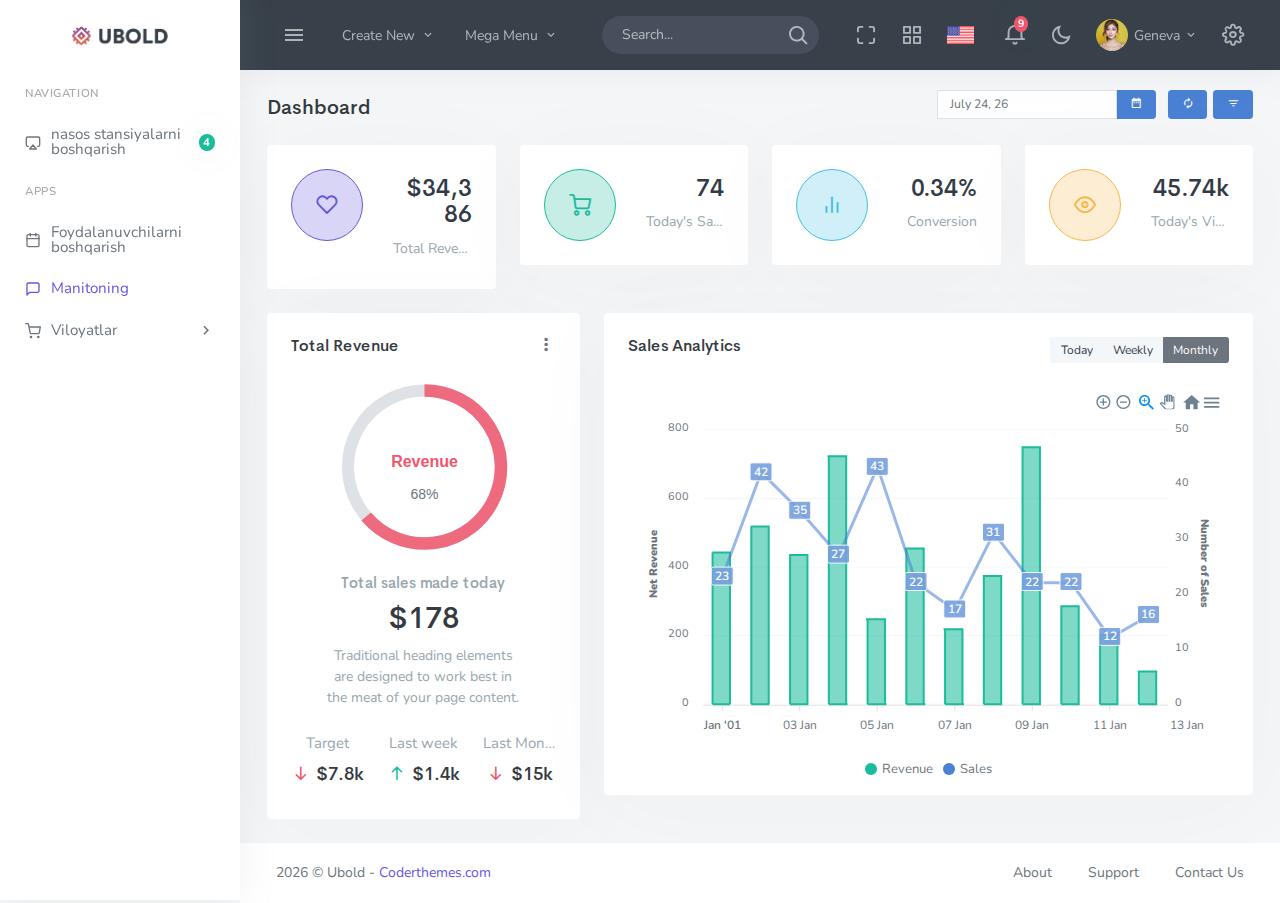
<file: manitoring.html>
<!DOCTYPE html>
<html lang="en" data-topbar-color="dark"><head>
    <meta charset="utf-8">
    <title>Dashboard | Ubold - Responsive Bootstrap 5 Admin Dashboard</title>
    <meta name="viewport" content="width=device-width, initial-scale=1.0">
    <meta content="A fully featured admin theme which can be used to build CRM, CMS, etc." name="description">
    <meta content="Coderthemes" name="author">

    <!-- App favicon -->
    <link rel="shortcut icon" href="assets/images/favicon.ico">

    <!-- Plugins css -->
    <link href="./assets/css/flatpickr.min.css" rel="stylesheet" type="text/css">
    <link href="./assets/css/selectize.bootstrap3.css" rel="stylesheet" type="text/css">

    <!-- Theme Config Js -->
    <script src="./assets/js/head.js"></script>

    <!-- Bootstrap css -->
    <link href="./assets/css/bootstrap.min.css" rel="stylesheet" type="text/css" id="app-style">

    <!-- App css -->
    <link href="./assets/css/app.min.css" rel="stylesheet" type="text/css">

    <!-- Icons css -->
    <link href="./assets/css/icons.min.css" rel="stylesheet" type="text/css">
</head>

<body>

    <!-- Begin page -->
    <div id="wrapper">


        <!-- ========== Menu ========== -->
        <div class="app-menu">

            <!-- Brand Logo -->
            <div class="logo-box">
                <!-- Brand Logo Light -->
                <a href="index.html" class="logo-light">
                    <img src="assets/images/logo-light.png" alt="logo" class="logo-lg">
                    <img src="assets/images/logo-sm.png" alt="small logo" class="logo-sm">
                </a>

                <!-- Brand Logo Dark -->
                <a href="index.html" class="logo-dark">
                    <img src="assets/images/logo-dark.png" alt="dark logo" class="logo-lg">
                    <img src="assets/images/logo-sm.png" alt="small logo" class="logo-sm">
                </a>
            </div>

            <!-- menu-left -->
            <div class="scrollbar">

                <!-- User box -->
                <div class="user-box text-center">
                    <img src="assets/images/users/user-1.jpg" alt="user-img" title="Mat Helme" class="rounded-circle avatar-md">
                    <div class="dropdown">
                        <a href="javascript: void(0);" class="dropdown-toggle h5 mb-1 d-block" data-bs-toggle="dropdown">Geneva Kennedy</a>
                        <div class="dropdown-menu user-pro-dropdown">

                            <!-- item-->
                            <a href="javascript:void(0);" class="dropdown-item notify-item">
                                <i class="fe-user me-1"></i>
                                <span>My Account</span>
                            </a>

                            <!-- item-->
                            <a href="javascript:void(0);" class="dropdown-item notify-item">
                                <i class="fe-settings me-1"></i>
                                <span>Settings</span>
                            </a>

                            <!-- item-->
                            <a href="javascript:void(0);" class="dropdown-item notify-item">
                                <i class="fe-lock me-1"></i>
                                <span>Lock Screen</span>
                            </a>

                            <!-- item-->
                            <a href="javascript:void(0);" class="dropdown-item notify-item">
                                <i class="fe-log-out me-1"></i>
                                <span>Logout</span>
                            </a>

                        </div>
                    </div>
                    <p class="text-muted mb-0">Admin Head</p>
                </div>

                <!--- Menu -->
                <ul class="menu">

                    <li class="menu-title">Navigation</li>

                    <li class="menu-item">
                        <a href="#menuDashboards" data-bs-toggle="collapse" class="menu-link">
                            <span class="menu-icon"><i data-feather="airplay"></i></span>
                            <span class="menu-text"> nasos stansiyalarni <br>  boshqarish </span>
                            <span class="badge bg-success rounded-pill ms-auto">4</span>
                        </a>
                        <div class="collapse" id="menuDashboards">
                            <ul class="sub-menu">
                                <li class="menu-item">
                                    <a href="malumotbir.html" class="menu-link">
                                        <span class="menu-text">Ro'yxatdan o'tkazish</span>
                                    </a>
                                </li>
                                <li class="menu-item">
                                    <a href="hisobot.html" class="menu-link">
                                        <span class="menu-text">Hisobotlar</span>
                                    </a>
                                </li>
                                
                            </ul>
                        </div>
                    </li>

                    <li class="menu-title">Apps</li>

                    <li class="menu-item">
                        <a href="user.html" class="menu-link">
                            <span class="menu-icon"><i data-feather="calendar"></i></span>
                            <span class="menu-text">Foydalanuvchilarni <br> boshqarish</span>
                        </a>
                    </li>

                    <li class="menu-item">
                        <a href="./manitoring.html" class="menu-link">
                            <span class="menu-icon"><i data-feather="message-square"></i></span>
                            <span class="menu-text"> Manitoning </span>
                        </a>
                    </li>

                    <li class="menu-item">
                        <a href="#menuEcommerce" data-bs-toggle="collapse" class="menu-link">
                            <span class="menu-icon"><i data-feather="shopping-cart"></i></span>
                            <span class="menu-text"> Viloyatlar </span>
                            <span class="menu-arrow"></span>
                        </a>
                        <div class="collapse" id="menuEcommerce">
                            <ul class="sub-menu">
                                <li class="menu-item">
                                    <a href="#menuEcommerce1" data-bs-toggle="collapse" class="menu-link">
                                        
                                        <span class="menu-text"> Andijon viloyati </span>
                                        <span class="menu-arrow"></span>
                                    </a>
                                    <div class="collapse" id="menuEcommerce1">
                                        <ul class="sub-menu">
                                            <li class="menu-item">
                                                <a href="./tuman.html" class="menu-link">
                                                    <span class="menu-text">Buxoro tuman</span>
                                                </a>
                                            </li>
                                            <li class="menu-item">
                                                <a href="./tuman.html" class="menu-link">
                                                    <span class="menu-text">Fargʻona tuman</span>
                                                </a>
                                            </li>
                                            <li class="menu-item">
                                                <a href="./tuman.html" class="menu-link">
                                                    <span class="menu-text">Jizzax tuman</span>
                                                </a>
                                            </li>
                                            <li class="menu-item">
                                                <a href="./tuman.html" class="menu-link">
                                                    <span class="menu-text">Xorazm tuman</span>
                                                </a>
                                            </li>
                                        </ul>
                                    </div>
                                </li>
                                <li class="menu-item">
                                    <a href="#menuEcommerce2" data-bs-toggle="collapse" class="menu-link">
                                        
                                        <span class="menu-text"> Buxoro viloyati </span>
                                        <span class="menu-arrow"></span>
                                    </a>
                                    <div class="collapse" id="menuEcommerce2">
                                        <ul class="sub-menu">
                                            <li class="menu-item">
                                                <a href="./tuman.html" class="menu-link">
                                                    <span class="menu-text">Buxoro tuman</span>
                                                </a>
                                            </li>
                                            <li class="menu-item">
                                                <a href="./tuman.html" class="menu-link">
                                                    <span class="menu-text">Fargʻona tuman</span>
                                                </a>
                                            </li>
                                            <li class="menu-item">
                                                <a href="./tuman.html" class="menu-link">
                                                    <span class="menu-text">Jizzax tuman</span>
                                                </a>
                                            </li>
                                            <li class="menu-item">
                                                <a href="./tuman.html" class="menu-link">
                                                    <span class="menu-text">Xorazm tuman</span>
                                                </a>
                                            </li>
                                        </ul>
                                    </div>
                                </li>
                                <li class="menu-item">
                                    <a href="#menuEcommerce3" data-bs-toggle="collapse" class="menu-link">
                                        
                                        <span class="menu-text"> Fargʻona viloyati </span>
                                        <span class="menu-arrow"></span>
                                    </a>
                                    <div class="collapse" id="menuEcommerce3">
                                        <ul class="sub-menu">
                                            <li class="menu-item">
                                                <a href="./tuman.html" class="menu-link">
                                                    <span class="menu-text">Buxoro tuman</span>
                                                </a>
                                            </li>
                                            <li class="menu-item">
                                                <a href="./tuman.html" class="menu-link">
                                                    <span class="menu-text">Fargʻona tuman</span>
                                                </a>
                                            </li>
                                            <li class="menu-item">
                                                <a href="./tuman.html" class="menu-link">
                                                    <span class="menu-text">Jizzax tuman</span>
                                                </a>
                                            </li>
                                            <li class="menu-item">
                                                <a href="./tuman.html" class="menu-link">
                                                    <span class="menu-text">Xorazm tuman</span>
                                                </a>
                                            </li>
                                        </ul>
                                    </div>
                                </li>
                                <li class="menu-item">
                                    <a href="#menuEcommerce4" data-bs-toggle="collapse" class="menu-link">
                                        
                                        <span class="menu-text"> Jizzax viloyati </span>
                                        <span class="menu-arrow"></span>
                                    </a>
                                    <div class="collapse" id="menuEcommerce4">
                                        <ul class="sub-menu">
                                            <li class="menu-item">
                                                <a href="./tuman.html" class="menu-link">
                                                    <span class="menu-text">Buxoro tuman</span>
                                                </a>
                                            </li>
                                            <li class="menu-item">
                                                <a href="./tuman.html" class="menu-link">
                                                    <span class="menu-text">Fargʻona tuman</span>
                                                </a>
                                            </li>
                                            <li class="menu-item">
                                                <a href="./tuman.html" class="menu-link">
                                                    <span class="menu-text">Jizzax tuman</span>
                                                </a>
                                            </li>
                                            <li class="menu-item">
                                                <a href="./tuman.html" class="menu-link">
                                                    <span class="menu-text">Xorazm tuman</span>
                                                </a>
                                            </li>
                                        </ul>
                                    </div>
                                </li>
                                <li class="menu-item">
                                    <a href="#menuEcommerce5" data-bs-toggle="collapse" class="menu-link">
                                        
                                        <span class="menu-text"> Xorazm viloyati </span>
                                        <span class="menu-arrow"></span>
                                    </a>
                                    <div class="collapse" id="menuEcommerce5">
                                        <ul class="sub-menu">
                                            <li class="menu-item">
                                                <a href="./tuman.html" class="menu-link">
                                                    <span class="menu-text">Buxoro tuman</span>
                                                </a>
                                            </li>
                                            <li class="menu-item">
                                                <a href="./tuman.html" class="menu-link">
                                                    <span class="menu-text">Fargʻona tuman</span>
                                                </a>
                                            </li>
                                            <li class="menu-item">
                                                <a href="./tuman.html" class="menu-link">
                                                    <span class="menu-text">Jizzax tuman</span>
                                                </a>
                                            </li>
                                            <li class="menu-item">
                                                <a href="./tuman.html" class="menu-link">
                                                    <span class="menu-text">Xorazm tuman</span>
                                                </a>
                                            </li>
                                        </ul>
                                    </div>
                                </li>
                            </ul>
                        </div>
                    </li>

                </ul>
                <!--- End Menu -->
                <div class="clearfix"></div>
            </div>
        </div>
        <!-- ========== Left menu End ========== -->





        <!-- ============================================================== -->
        <!-- Start Page Content here -->
        <!-- ============================================================== -->

        <div class="content-page">

            <!-- ========== Topbar Start ========== -->
            <div class="navbar-custom">
                <div class="topbar">
                    <div class="topbar-menu d-flex align-items-center gap-1">

                        <!-- Topbar Brand Logo -->
                        <div class="logo-box">
                            <!-- Brand Logo Light -->
                            <a href="index.html" class="logo-light">
                                <img src="assets/images/logo-light.png" alt="logo" class="logo-lg">
                                <img src="assets/images/logo-sm.png" alt="small logo" class="logo-sm">
                            </a>

                            <!-- Brand Logo Dark -->
                            <a href="index.html" class="logo-dark">
                                <img src="assets/images/logo-dark.png" alt="dark logo" class="logo-lg">
                                <img src="assets/images/logo-sm.png" alt="small logo" class="logo-sm">
                            </a>
                        </div>

                        <!-- Sidebar Menu Toggle Button -->
                        <button class="button-toggle-menu">
                            <i class="mdi mdi-menu"></i>
                        </button>

                        <!-- Dropdown Menu -->
                        <div class="dropdown d-none d-xl-block">
                            <a class="nav-link dropdown-toggle waves-effect waves-light" data-bs-toggle="dropdown" href="#" role="button" aria-haspopup="false" aria-expanded="false">
                                Create New
                                <i class="mdi mdi-chevron-down ms-1"></i>
                            </a>
                            <div class="dropdown-menu">
                                <!-- item-->
                                <a href="javascript:void(0);" class="dropdown-item">
                                    <i class="fe-briefcase me-1"></i>
                                    <span>New Projects</span>
                                </a>

                                <!-- item-->
                                <a href="javascript:void(0);" class="dropdown-item">
                                    <i class="fe-user me-1"></i>
                                    <span>Create Users</span>
                                </a>

                                <!-- item-->
                                <a href="javascript:void(0);" class="dropdown-item">
                                    <i class="fe-bar-chart-line- me-1"></i>
                                    <span>Revenue Report</span>
                                </a>

                                <!-- item-->
                                <a href="javascript:void(0);" class="dropdown-item">
                                    <i class="fe-settings me-1"></i>
                                    <span>Settings</span>
                                </a>

                                <div class="dropdown-divider"></div>

                                <!-- item-->
                                <a href="javascript:void(0);" class="dropdown-item">
                                    <i class="fe-headphones me-1"></i>
                                    <span>Help &amp; Support</span>
                                </a>

                            </div>
                        </div>

                        <!-- Mega Menu Dropdown -->
                        <div class="dropdown dropdown-mega d-none d-xl-block">
                            <a class="nav-link dropdown-toggle waves-effect waves-light" data-bs-toggle="dropdown" href="#" role="button" aria-haspopup="false" aria-expanded="false">
                                Mega Menu
                                <i class="mdi mdi-chevron-down  ms-1"></i>
                            </a>
                            <div class="dropdown-menu dropdown-megamenu">
                                <div class="row">
                                    <div class="col-sm-8">

                                        <div class="row">
                                            <div class="col-md-4">
                                                <h5 class="text-dark mt-0">UI Components</h5>
                                                <ul class="list-unstyled megamenu-list">
                                                    <li>
                                                        <a href="widgets.html">Widgets</a>
                                                    </li>
                                                    <li>
                                                        <a href="extended-nestable.html">Nestable List</a>
                                                    </li>
                                                    <li>
                                                        <a href="javascript:void(0);">Range Sliders</a>
                                                    </li>
                                                    <li>
                                                        <a href="pages-gallery.html">Masonry Items</a>
                                                    </li>
                                                    <li>
                                                        <a href="extended-sweet-alert.html">Sweet Alerts</a>
                                                    </li>
                                                    <li>
                                                        <a href="javascript:void(0);">Treeview Page</a>
                                                    </li>
                                                    <li>
                                                        <a href="extended-tour.html">Tour Page</a>
                                                    </li>
                                                </ul>
                                            </div>

                                            <div class="col-md-4">
                                                <h5 class="text-dark mt-0">Applications</h5>
                                                <ul class="list-unstyled megamenu-list">
                                                    <li>
                                                        <a href="ecommerce-products.html">eCommerce Pages</a>
                                                    </li>
                                                    <li>
                                                        <a href="crm-dashboard.html">CRM Pages</a>
                                                    </li>
                                                    <li>
                                                        <a href="email-inbox.html">Email</a>
                                                    </li>
                                                    <li>
                                                        <a href="apps-calendar.html">Calendar</a>
                                                    </li>
                                                    <li>
                                                        <a href="contacts-list.html">Team Contacts</a>
                                                    </li>
                                                    <li>
                                                        <a href="task-kanban-board.html">Task Board</a>
                                                    </li>
                                                    <li>
                                                        <a href="email-templates.html">Email Templates</a>
                                                    </li>
                                                </ul>
                                            </div>

                                            <div class="col-md-4">
                                                <h5 class="text-dark mt-0">Extra Pages</h5>
                                                <ul class="list-unstyled megamenu-list">
                                                    <li>
                                                        <a href="javascript:void(0);">Left Sidebar with User</a>
                                                    </li>
                                                    <li>
                                                        <a href="javascript:void(0);">Menu Collapsed</a>
                                                    </li>
                                                    <li>
                                                        <a href="javascript:void(0);">Small Left Sidebar</a>
                                                    </li>
                                                    <li>
                                                        <a href="javascript:void(0);">New Header Style</a>
                                                    </li>
                                                    <li>
                                                        <a href="pages-search-results.html">Search Result</a>
                                                    </li>
                                                    <li>
                                                        <a href="pages-gallery.html">Gallery Pages</a>
                                                    </li>
                                                    <li>
                                                        <a href="pages-coming-soon.html">Maintenance &amp; Coming Soon</a>
                                                    </li>
                                                </ul>
                                            </div>
                                        </div>
                                    </div>
                                    <div class="col-sm-4">
                                        <div class="text-center mt-3">
                                            <h3 class="text-dark">Special Discount Sale!</h3>
                                            <h4>Save up to 70% off.</h4>
                                            <a href="https://1.envato.market/uboldadmin" target="_blank" class="btn btn-primary rounded-pill mt-3">Download Now</a>
                                        </div>
                                    </div>
                                </div>
                            </div>
                        </div>
                    </div>

                    <ul class="topbar-menu d-flex align-items-center">
                        <!-- Topbar Search Form -->
                        <li class="app-search dropdown me-3 d-none d-lg-block">
                            <form>
                                <input type="search" class="form-control rounded-pill" placeholder="Search..." id="top-search">
                                <span class="fe-search search-icon font-22"></span>
                            </form>
                            <div class="dropdown-menu dropdown-menu-animated dropdown-lg" id="search-dropdown">
                                <!-- item-->
                                <div class="dropdown-header noti-title">
                                    <h5 class="text-overflow mb-2">Found 22 results</h5>
                                </div>

                                <!-- item-->
                                <a href="javascript:void(0);" class="dropdown-item notify-item">
                                    <i class="fe-home me-1"></i>
                                    <span>Analytics Report</span>
                                </a>

                                <!-- item-->
                                <a href="javascript:void(0);" class="dropdown-item notify-item">
                                    <i class="fe-aperture me-1"></i>
                                    <span>How can I help you?</span>
                                </a>

                                <!-- item-->
                                <a href="javascript:void(0);" class="dropdown-item notify-item">
                                    <i class="fe-settings me-1"></i>
                                    <span>User profile settings</span>
                                </a>

                                <!-- item-->
                                <div class="dropdown-header noti-title">
                                    <h6 class="text-overflow mb-2 text-uppercase">Users</h6>
                                </div>

                                <div class="notification-list">
                                    <!-- item-->
                                    <a href="javascript:void(0);" class="dropdown-item notify-item">
                                        <div class="d-flex align-items-start">
                                            <img class="d-flex me-2 rounded-circle" src="assets/images/users/user-2.jpg" alt="Generic placeholder image" height="32">
                                            <div class="w-100">
                                                <h5 class="m-0 font-14">Erwin E. Brown</h5>
                                                <span class="font-12 mb-0">UI Designer</span>
                                            </div>
                                        </div>
                                    </a>

                                    <!-- item-->
                                    <a href="javascript:void(0);" class="dropdown-item notify-item">
                                        <div class="d-flex align-items-start">
                                            <img class="d-flex me-2 rounded-circle" src="assets/images/users/user-5.jpg" alt="Generic placeholder image" height="32">
                                            <div class="w-100">
                                                <h5 class="m-0 font-14">Jacob Deo</h5>
                                                <span class="font-12 mb-0">Developer</span>
                                            </div>
                                        </div>
                                    </a>
                                </div>
                            </div>
                        </li>

                        <!-- Fullscreen Button -->
                        <li class="d-none d-md-inline-block">
                            <a class="nav-link waves-effect waves-light" href="" data-toggle="fullscreen">
                                <i class="fe-maximize font-22"></i>
                            </a>
                        </li>

                        <!-- Search Dropdown (for Mobile/Tablet) -->
                        <li class="dropdown d-lg-none">
                            <a class="nav-link dropdown-toggle waves-effect waves-light arrow-none" data-bs-toggle="dropdown" href="#" role="button" aria-haspopup="false" aria-expanded="false">
                                <i class="ri-search-line font-22"></i>
                            </a>
                            <div class="dropdown-menu dropdown-menu-animated dropdown-lg p-0">
                                <form class="p-3">
                                    <input type="search" class="form-control" placeholder="Search ..." aria-label="Recipient's username">
                                </form>
                            </div>
                        </li>

                        <!-- App Dropdown -->
                        <li class="dropdown d-none d-md-inline-block">
                            <a class="nav-link dropdown-toggle waves-effect waves-light arrow-none" data-bs-toggle="dropdown" href="#" role="button" aria-haspopup="false" aria-expanded="false">
                                <i class="fe-grid font-22"></i>
                            </a>
                            <div class="dropdown-menu dropdown-menu-end dropdown-menu-animated dropdown-lg p-0">

                                <div class="p-2">
                                    <div class="row g-0">
                                        <div class="col">
                                            <a class="dropdown-icon-item" href="#">
                                                <img src="assets/images/brands/slack.png" alt="slack">
                                                <span>Slack</span>
                                            </a>
                                        </div>
                                        <div class="col">
                                            <a class="dropdown-icon-item" href="#">
                                                <img src="assets/images/brands/github.png" alt="Github">
                                                <span>GitHub</span>
                                            </a>
                                        </div>
                                        <div class="col">
                                            <a class="dropdown-icon-item" href="#">
                                                <img src="assets/images/brands/dribbble.png" alt="dribbble">
                                                <span>Dribbble</span>
                                            </a>
                                        </div>
                                    </div>

                                    <div class="row g-0">
                                        <div class="col">
                                            <a class="dropdown-icon-item" href="#">
                                                <img src="assets/images/brands/bitbucket.png" alt="bitbucket">
                                                <span>Bitbucket</span>
                                            </a>
                                        </div>
                                        <div class="col">
                                            <a class="dropdown-icon-item" href="#">
                                                <img src="assets/images/brands/dropbox.png" alt="dropbox">
                                                <span>Dropbox</span>
                                            </a>
                                        </div>
                                        <div class="col">
                                            <a class="dropdown-icon-item" href="#">
                                                <img src="assets/images/brands/g-suite.png" alt="G Suite">
                                                <span>G Suite</span>
                                            </a>
                                        </div>
                                    </div> <!-- end row-->
                                </div>
                            </div>
                        </li>

                        <!-- Language flag dropdown  -->
                        <li class="dropdown d-none d-md-inline-block">
                            <a class="nav-link dropdown-toggle waves-effect waves-light arrow-none" data-bs-toggle="dropdown" href="#" role="button" aria-haspopup="false" aria-expanded="false">
                                <img src="assets/images/flags/us.jpg" alt="user-image" class="me-0 me-sm-1" height="18">
                            </a>
                            <div class="dropdown-menu dropdown-menu-end dropdown-menu-animated">

                                <!-- item-->
                                <a href="javascript:void(0);" class="dropdown-item">
                                    <img src="assets/images/flags/germany.jpg" alt="user-image" class="me-1" height="12"> <span class="align-middle">German</span>
                                </a>

                                <!-- item-->
                                <a href="javascript:void(0);" class="dropdown-item">
                                    <img src="assets/images/flags/italy.jpg" alt="user-image" class="me-1" height="12"> <span class="align-middle">Italian</span>
                                </a>

                                <!-- item-->
                                <a href="javascript:void(0);" class="dropdown-item">
                                    <img src="assets/images/flags/spain.jpg" alt="user-image" class="me-1" height="12"> <span class="align-middle">Spanish</span>
                                </a>

                                <!-- item-->
                                <a href="javascript:void(0);" class="dropdown-item">
                                    <img src="assets/images/flags/russia.jpg" alt="user-image" class="me-1" height="12"> <span class="align-middle">Russian</span>
                                </a>

                            </div>
                        </li>

                        <!-- Notofication dropdown -->
                        <li class="dropdown notification-list">
                            <a class="nav-link dropdown-toggle waves-effect waves-light arrow-none" data-bs-toggle="dropdown" href="#" role="button" aria-haspopup="false" aria-expanded="false">
                                <i class="fe-bell font-22"></i>
                                <span class="badge bg-danger rounded-circle noti-icon-badge">9</span>
                            </a>
                            <div class="dropdown-menu dropdown-menu-end dropdown-menu-animated dropdown-lg py-0">
                                <div class="p-2 border-top-0 border-start-0 border-end-0 border-dashed border">
                                    <div class="row align-items-center">
                                        <div class="col">
                                            <h6 class="m-0 font-16 fw-semibold"> Notification</h6>
                                        </div>
                                        <div class="col-auto">
                                            <a href="javascript: void(0);" class="text-dark text-decoration-underline">
                                                <small>Clear All</small>
                                            </a>
                                        </div>
                                    </div>
                                </div>

                                <div class="px-1" style="max-height: 300px;" data-simplebar="">

                                    <h5 class="text-muted font-13 fw-normal mt-2">Today</h5>
                                    <!-- item-->

                                    <a href="javascript:void(0);" class="dropdown-item p-0 notify-item card unread-noti shadow-none mb-1">
                                        <div class="card-body">
                                            <span class="float-end noti-close-btn text-muted"><i class="mdi mdi-close"></i></span>
                                            <div class="d-flex align-items-center">
                                                <div class="flex-shrink-0">
                                                    <div class="notify-icon bg-primary">
                                                        <i class="mdi mdi-comment-account-outline"></i>
                                                    </div>
                                                </div>
                                                <div class="flex-grow-1 text-truncate ms-2">
                                                    <h5 class="noti-item-title fw-semibold font-14">Datacorp <small class="fw-normal text-muted ms-1">1 min ago</small></h5>
                                                    <small class="noti-item-subtitle text-muted">Caleb Flakelar commented on Admin</small>
                                                </div>
                                            </div>
                                        </div>
                                    </a>

                                    <!-- item-->
                                    <a href="javascript:void(0);" class="dropdown-item p-0 notify-item card read-noti shadow-none mb-1">
                                        <div class="card-body">
                                            <span class="float-end noti-close-btn text-muted"><i class="mdi mdi-close"></i></span>
                                            <div class="d-flex align-items-center">
                                                <div class="flex-shrink-0">
                                                    <div class="notify-icon bg-info">
                                                        <i class="mdi mdi-account-plus"></i>
                                                    </div>
                                                </div>
                                                <div class="flex-grow-1 text-truncate ms-2">
                                                    <h5 class="noti-item-title fw-semibold font-14">Admin <small class="fw-normal text-muted ms-1">1 hours ago</small></h5>
                                                    <small class="noti-item-subtitle text-muted">New user registered</small>
                                                </div>
                                            </div>
                                        </div>
                                    </a>

                                    <h5 class="text-muted font-13 fw-normal mt-0">Yesterday</h5>

                                    <!-- item-->
                                    <a href="javascript:void(0);" class="dropdown-item p-0 notify-item card read-noti shadow-none mb-1">
                                        <div class="card-body">
                                            <span class="float-end noti-close-btn text-muted"><i class="mdi mdi-close"></i></span>
                                            <div class="d-flex align-items-center">
                                                <div class="flex-shrink-0">
                                                    <div class="notify-icon">
                                                        <img src="assets/images/users/avatar-2.jpg" class="img-fluid rounded-circle" alt="">
                                                    </div>
                                                </div>
                                                <div class="flex-grow-1 text-truncate ms-2">
                                                    <h5 class="noti-item-title fw-semibold font-14">Cristina Pride <small class="fw-normal text-muted ms-1">1 day ago</small></h5>
                                                    <small class="noti-item-subtitle text-muted">Hi, How are you? What about our next meeting</small>
                                                </div>
                                            </div>
                                        </div>
                                    </a>

                                    <h5 class="text-muted font-13 fw-normal mt-0">30 Dec 2021</h5>

                                    <!-- item-->
                                    <a href="javascript:void(0);" class="dropdown-item p-0 notify-item card read-noti shadow-none mb-1">
                                        <div class="card-body">
                                            <span class="float-end noti-close-btn text-muted"><i class="mdi mdi-close"></i></span>
                                            <div class="d-flex align-items-center">
                                                <div class="flex-shrink-0">
                                                    <div class="notify-icon bg-primary">
                                                        <i class="mdi mdi-comment-account-outline"></i>
                                                    </div>
                                                </div>
                                                <div class="flex-grow-1 text-truncate ms-2">
                                                    <h5 class="noti-item-title fw-semibold font-14">Datacorp</h5>
                                                    <small class="noti-item-subtitle text-muted">Caleb Flakelar commented on Admin</small>
                                                </div>
                                            </div>
                                        </div>
                                    </a>

                                    <!-- item-->
                                    <a href="javascript:void(0);" class="dropdown-item p-0 notify-item card read-noti shadow-none mb-1">
                                        <div class="card-body">
                                            <span class="float-end noti-close-btn text-muted"><i class="mdi mdi-close"></i></span>
                                            <div class="d-flex align-items-center">
                                                <div class="flex-shrink-0">
                                                    <div class="notify-icon">
                                                        <img src="assets/images/users/avatar-4.jpg" class="img-fluid rounded-circle" alt="">
                                                    </div>
                                                </div>
                                                <div class="flex-grow-1 text-truncate ms-2">
                                                    <h5 class="noti-item-title fw-semibold font-14">Karen Robinson</h5>
                                                    <small class="noti-item-subtitle text-muted">Wow ! this admin looks good and awesome design</small>
                                                </div>
                                            </div>
                                        </div>
                                    </a>

                                    <div class="text-center">
                                        <i class="mdi mdi-dots-circle mdi-spin text-muted h3 mt-0"></i>
                                    </div>
                                </div>

                                <!-- All-->
                                <a href="javascript:void(0);" class="dropdown-item text-center text-primary notify-item border-top border-light py-2">
                                    View All
                                </a>

                            </div>
                        </li>

                        <!-- Light/Darj Mode Toggle Button -->
                        <li class="d-none d-sm-inline-block">
                            <div class="nav-link waves-effect waves-light" id="light-dark-mode">
                                <i class="ri-moon-line font-22"></i>
                            </div>
                        </li>

                        <!-- User Dropdown -->
                        <li class="dropdown">
                            <a class="nav-link dropdown-toggle nav-user me-0 waves-effect waves-light" data-bs-toggle="dropdown" href="#" role="button" aria-haspopup="false" aria-expanded="false">
                                <img src="assets/images/users/user-1.jpg" alt="user-image" class="rounded-circle">
                                <span class="ms-1 d-none d-md-inline-block">
                                    Geneva <i class="mdi mdi-chevron-down"></i>
                                </span>
                            </a>
                            <div class="dropdown-menu dropdown-menu-end profile-dropdown ">
                                <!-- item-->
                                <div class="dropdown-header noti-title">
                                    <h6 class="text-overflow m-0">Welcome !</h6>
                                </div>

                                <!-- item-->
                                <a href="javascript:void(0);" class="dropdown-item notify-item">
                                    <i class="fe-user"></i>
                                    <span>My Account</span>
                                </a>

                                <!-- item-->
                                <a href="javascript:void(0);" class="dropdown-item notify-item">
                                    <i class="fe-settings"></i>
                                    <span>Settings</span>
                                </a>

                                <!-- item-->
                                <a href="javascript:void(0);" class="dropdown-item notify-item">
                                    <i class="fe-lock"></i>
                                    <span>Lock Screen</span>
                                </a>

                                <div class="dropdown-divider"></div>

                                <!-- item-->
                                <a href="javascript:void(0);" class="dropdown-item notify-item">
                                    <i class="fe-log-out"></i>
                                    <span>Logout</span>
                                </a>

                            </div>
                        </li>

                        <!-- Right Bar offcanvas button (Theme Customization Panel) -->
                        <li>
                            <a class="nav-link waves-effect waves-light" data-bs-toggle="offcanvas" href="#theme-settings-offcanvas">
                                <i class="fe-settings font-22"></i>
                            </a>
                        </li>
                    </ul>
                </div>
            </div>
            <!-- ========== Topbar End ========== -->

            <div class="content">

                <!-- Start Content-->
                <div class="container-fluid">

                    <div class="row">
                        <div class="col-12">
                            <div class="page-title-box">
                                <div class="page-title-right">
                                    <form class="d-flex align-items-center mb-3">
                                        <div class="input-group input-group-sm">
                                            <input type="text" class="form-control border" id="dash-daterange">
                                            <span class="input-group-text bg-blue border-blue text-white">
                                                <i class="mdi mdi-calendar-range"></i>
                                            </span>
                                        </div>
                                        <a href="javascript: void(0);" class="btn btn-blue btn-sm ms-2">
                                            <i class="mdi mdi-autorenew"></i>
                                        </a>
                                        <a href="javascript: void(0);" class="btn btn-blue btn-sm ms-1">
                                            <i class="mdi mdi-filter-variant"></i>
                                        </a>
                                    </form>
                                </div>
                                <h4 class="page-title">Dashboard</h4>
                            </div>
                        </div>
                    </div>

                    <div class="row">
                        <div class="col-md-6 col-xl-3">
                            <div class="widget-rounded-circle card">
                                <div class="card-body">
                                    <div class="row">
                                        <div class="col-6">
                                            <div class="avatar-lg rounded-circle bg-soft-primary border-primary border">
                                                <i class="fe-heart font-22 avatar-title text-primary"></i>
                                            </div>
                                        </div>
                                        <div class="col-6">
                                            <div class="text-end">
                                                <h3 class="text-dark mt-1">$<span data-plugin="counterup">58,947</span></h3>
                                                <p class="text-muted mb-1 text-truncate">Total Revenue</p>
                                            </div>
                                        </div>
                                    </div> <!-- end row-->
                                </div>
                            </div> <!-- end widget-rounded-circle-->
                        </div> <!-- end col-->

                        <div class="col-md-6 col-xl-3">
                            <div class="widget-rounded-circle card">
                                <div class="card-body">
                                    <div class="row">
                                        <div class="col-6">
                                            <div class="avatar-lg rounded-circle bg-soft-success border-success border">
                                                <i class="fe-shopping-cart font-22 avatar-title text-success"></i>
                                            </div>
                                        </div>
                                        <div class="col-6">
                                            <div class="text-end">
                                                <h3 class="text-dark mt-1"><span data-plugin="counterup">127</span></h3>
                                                <p class="text-muted mb-1 text-truncate">Today's Sales</p>
                                            </div>
                                        </div>
                                    </div> <!-- end row-->
                                </div>
                            </div> <!-- end widget-rounded-circle-->
                        </div> <!-- end col-->

                        <div class="col-md-6 col-xl-3">
                            <div class="widget-rounded-circle card">
                                <div class="card-body">
                                    <div class="row">
                                        <div class="col-6">
                                            <div class="avatar-lg rounded-circle bg-soft-info border-info border">
                                                <i class="fe-bar-chart-line- font-22 avatar-title text-info"></i>
                                            </div>
                                        </div>
                                        <div class="col-6">
                                            <div class="text-end">
                                                <h3 class="text-dark mt-1"><span data-plugin="counterup">0.58</span>%</h3>
                                                <p class="text-muted mb-1 text-truncate">Conversion</p>
                                            </div>
                                        </div>
                                    </div> <!-- end row-->
                                </div>
                            </div> <!-- end widget-rounded-circle-->
                        </div> <!-- end col-->

                        <div class="col-md-6 col-xl-3">
                            <div class="widget-rounded-circle card">
                                <div class="card-body">
                                    <div class="row">
                                        <div class="col-6">
                                            <div class="avatar-lg rounded-circle bg-soft-warning border-warning border">
                                                <i class="fe-eye font-22 avatar-title text-warning"></i>
                                            </div>
                                        </div>
                                        <div class="col-6">
                                            <div class="text-end">
                                                <h3 class="text-dark mt-1"><span data-plugin="counterup">78.41</span>k</h3>
                                                <p class="text-muted mb-1 text-truncate">Today's Visits</p>
                                            </div>
                                        </div>
                                    </div> <!-- end row-->
                                </div>
                            </div> <!-- end widget-rounded-circle-->
                        </div> <!-- end col-->
                    </div>
                    <!-- end row-->

                    <div class="row">
                        <div class="col-lg-4">
                            <div class="card">
                                <div class="card-body">
                                    <div class="dropdown float-end">
                                        <a href="#" class="dropdown-toggle arrow-none card-drop" data-bs-toggle="dropdown" aria-expanded="false">
                                            <i class="mdi mdi-dots-vertical"></i>
                                        </a>
                                        <div class="dropdown-menu dropdown-menu-end">
                                            <!-- item-->
                                            <a href="javascript:void(0);" class="dropdown-item">Sales Report</a>
                                            <!-- item-->
                                            <a href="javascript:void(0);" class="dropdown-item">Export Report</a>
                                            <!-- item-->
                                            <a href="javascript:void(0);" class="dropdown-item">Profit</a>
                                            <!-- item-->
                                            <a href="javascript:void(0);" class="dropdown-item">Action</a>
                                        </div>
                                    </div>

                                    <h4 class="header-title mb-0">Total Revenue</h4>

                                    <div class="widget-chart text-center" dir="ltr">

                                        <div id="total-revenue" class="mt-0" data-colors="#f1556c"></div>

                                        <h5 class="text-muted mt-0">Total sales made today</h5>
                                        <h2>$178</h2>

                                        <p class="text-muted w-75 mx-auto sp-line-2">Traditional heading elements are designed to work best in the meat of your page content.</p>

                                        <div class="row mt-3">
                                            <div class="col-4">
                                                <p class="text-muted font-15 mb-1 text-truncate">Target</p>
                                                <h4><i class="fe-arrow-down text-danger me-1"></i>$7.8k</h4>
                                            </div>
                                            <div class="col-4">
                                                <p class="text-muted font-15 mb-1 text-truncate">Last week</p>
                                                <h4><i class="fe-arrow-up text-success me-1"></i>$1.4k</h4>
                                            </div>
                                            <div class="col-4">
                                                <p class="text-muted font-15 mb-1 text-truncate">Last Month</p>
                                                <h4><i class="fe-arrow-down text-danger me-1"></i>$15k</h4>
                                            </div>
                                        </div>

                                    </div>
                                </div>
                            </div> <!-- end card -->
                        </div> <!-- end col-->

                        <div class="col-lg-8">
                            <div class="card">
                                <div class="card-body pb-2">
                                    <div class="float-end d-none d-md-inline-block">
                                        <div class="btn-group mb-2">
                                            <button type="button" class="btn btn-xs btn-light">Today</button>
                                            <button type="button" class="btn btn-xs btn-light">Weekly</button>
                                            <button type="button" class="btn btn-xs btn-secondary">Monthly</button>
                                        </div>
                                    </div>

                                    <h4 class="header-title mb-3">Sales Analytics</h4>

                                    <div dir="ltr">
                                        <div id="sales-analytics" class="mt-4" data-colors="#1abc9c,#4a81d4"></div>
                                    </div>
                                </div>
                            </div> <!-- end card -->
                        </div> <!-- end col-->
                    </div>
                    <!-- end row -->

                    
                    <!-- end row -->

                </div> <!-- container -->

            </div> <!-- content -->

            <!-- Footer Start -->
            <footer class="footer">
                <div class="container-fluid">
                    <div class="row">
                        <div class="col-md-6">
                            <div><script>document.write(new Date().getFullYear())</script> © Ubold - <a href="https://coderthemes.com/" target="_blank">Coderthemes.com</a></div>
                        </div>
                        <div class="col-md-6">
                            <div class="d-none d-md-flex gap-4 align-item-center justify-content-md-end footer-links">
                                <a href="javascript: void(0);">About</a>
                                <a href="javascript: void(0);">Support</a>
                                <a href="javascript: void(0);">Contact Us</a>
                            </div>
                        </div>
                    </div>
                </div>
            </footer>
            <!-- end Footer -->

        </div>

        <!-- ============================================================== -->
        <!-- End Page content -->
        <!-- ============================================================== -->

    </div>
    <!-- END wrapper -->

    <!-- Theme Settings -->
    <div class="offcanvas offcanvas-end right-bar" tabindex="-1" id="theme-settings-offcanvas">
        <div class="d-flex align-items-center w-100 p-0 offcanvas-header">
            <!-- Nav tabs -->
            <ul class="nav nav-tabs nav-bordered nav-justified w-100" role="tablist">
                <li class="nav-item">
                    <a class="nav-link py-2" data-bs-toggle="tab" href="#chat-tab" role="tab">
                        <i class="mdi mdi-message-text d-block font-22 my-1"></i>
                    </a>
                </li>
                <li class="nav-item">
                    <a class="nav-link py-2" data-bs-toggle="tab" href="#tasks-tab" role="tab">
                        <i class="mdi mdi-format-list-checkbox d-block font-22 my-1"></i>
                    </a>
                </li>
                <li class="nav-item">
                    <a class="nav-link py-2 active" data-bs-toggle="tab" href="#settings-tab" role="tab">
                        <i class="mdi mdi-cog-outline d-block font-22 my-1"></i>
                    </a>
                </li>
            </ul>
        </div>

        <div class="offcanvas-body p-3 h-100" data-simplebar="">
            <!-- Tab panes -->
            <div class="tab-content pt-0">
                <div class="tab-pane" id="chat-tab" role="tabpanel">

                    <form class="search-bar">
                        <div class="position-relative">
                            <input type="text" class="form-control" placeholder="Search...">
                            <span class="mdi mdi-magnify"></span>
                        </div>
                    </form>

                    <h6 class="fw-medium mt-2 text-uppercase">Group Chats</h6>

                    <div>
                        <a href="javascript: void(0);" class="text-reset notification-item ps-3 mb-2 d-block">
                            <i class="mdi mdi-checkbox-blank-circle-outline me-1 text-success"></i>
                            <span class="mb-0 mt-1">App Development</span>
                        </a>

                        <a href="javascript: void(0);" class="text-reset notification-item ps-3 mb-2 d-block">
                            <i class="mdi mdi-checkbox-blank-circle-outline me-1 text-warning"></i>
                            <span class="mb-0 mt-1">Office Work</span>
                        </a>

                        <a href="javascript: void(0);" class="text-reset notification-item ps-3 mb-2 d-block">
                            <i class="mdi mdi-checkbox-blank-circle-outline me-1 text-danger"></i>
                            <span class="mb-0 mt-1">Personal Group</span>
                        </a>

                        <a href="javascript: void(0);" class="text-reset notification-item ps-3 d-block">
                            <i class="mdi mdi-checkbox-blank-circle-outline me-1"></i>
                            <span class="mb-0 mt-1">Freelance</span>
                        </a>
                    </div>

                    <h6 class="fw-medium mt-3 text-uppercase">Favourites <a href="javascript: void(0);" class="font-18 text-danger"><i class="float-end mdi mdi-plus-circle"></i></a></h6>

                    <div>
                        <a href="javascript: void(0);" class="text-reset notification-item">
                            <div class="d-flex align-items-start noti-user-item">
                                <div class="position-relative me-2">
                                    <img src="assets/images/users/user-10.jpg" class="rounded-circle avatar-sm" alt="user-pic">
                                    <i class="mdi mdi-circle user-status online"></i>
                                </div>
                                <div class="overflow-hidden">
                                    <h6 class="mt-0 mb-1 font-14">Andrew Mackie</h6>
                                    <div class="font-13 text-muted">
                                        <p class="mb-0 text-truncate">It will seem like simplified English.</p>
                                    </div>
                                </div>
                            </div>
                        </a>

                        <a href="javascript: void(0);" class="text-reset notification-item">
                            <div class="d-flex align-items-start noti-user-item">
                                <div class="position-relative me-2">
                                    <img src="assets/images/users/user-1.jpg" class="rounded-circle avatar-sm" alt="user-pic">
                                    <i class="mdi mdi-circle user-status away"></i>
                                </div>
                                <div class="overflow-hidden">
                                    <h6 class="mt-0 mb-1 font-14">Rory Dalyell</h6>
                                    <div class="font-13 text-muted">
                                        <p class="mb-0 text-truncate">To an English person, it will seem like simplified</p>
                                    </div>
                                </div>
                            </div>
                        </a>

                        <a href="javascript: void(0);" class="text-reset notification-item">
                            <div class="d-flex align-items-start noti-user-item">
                                <div class="position-relative me-2">
                                    <img src="assets/images/users/user-9.jpg" class="rounded-circle avatar-sm" alt="user-pic">
                                    <i class="mdi mdi-circle user-status busy"></i>
                                </div>
                                <div class="overflow-hidden">
                                    <h6 class="mt-0 mb-1 font-14">Jaxon Dunhill</h6>
                                    <div class="font-13 text-muted">
                                        <p class="mb-0 text-truncate">To achieve this, it would be necessary.</p>
                                    </div>
                                </div>
                            </div>
                        </a>
                    </div>

                    <h6 class="fw-medium mt-3 text-uppercase">Other Chats <a href="javascript: void(0);" class="font-18 text-danger"><i class="float-end mdi mdi-plus-circle"></i></a></h6>

                    <div class="pb-4">
                        <a href="javascript: void(0);" class="text-reset notification-item">
                            <div class="d-flex align-items-start noti-user-item">
                                <div class="position-relative me-2">
                                    <img src="assets/images/users/user-2.jpg" class="rounded-circle avatar-sm" alt="user-pic">
                                    <i class="mdi mdi-circle user-status online"></i>
                                </div>
                                <div class="overflow-hidden">
                                    <h6 class="mt-0 mb-1 font-14">Jackson Therry</h6>
                                    <div class="font-13 text-muted">
                                        <p class="mb-0 text-truncate">Everyone realizes why a new common language.</p>
                                    </div>
                                </div>
                            </div>
                        </a>

                        <a href="javascript: void(0);" class="text-reset notification-item">
                            <div class="d-flex align-items-start noti-user-item">
                                <div class="position-relative me-2">
                                    <img src="assets/images/users/user-4.jpg" class="rounded-circle avatar-sm" alt="user-pic">
                                    <i class="mdi mdi-circle user-status away"></i>
                                </div>
                                <div class="overflow-hidden">
                                    <h6 class="mt-0 mb-1 font-14">Charles Deakin</h6>
                                    <div class="font-13 text-muted">
                                        <p class="mb-0 text-truncate">The languages only differ in their grammar.</p>
                                    </div>
                                </div>
                            </div>
                        </a>

                        <a href="javascript: void(0);" class="text-reset notification-item">
                            <div class="d-flex align-items-start noti-user-item">
                                <div class="position-relative me-2">
                                    <img src="assets/images/users/user-5.jpg" class="rounded-circle avatar-sm" alt="user-pic">
                                    <i class="mdi mdi-circle user-status online"></i>
                                </div>
                                <div class="overflow-hidden">
                                    <h6 class="mt-0 mb-1 font-14">Ryan Salting</h6>
                                    <div class="font-13 text-muted">
                                        <p class="mb-0 text-truncate">If several languages coalesce the grammar of the resulting.</p>
                                    </div>
                                </div>
                            </div>
                        </a>

                        <a href="javascript: void(0);" class="text-reset notification-item">
                            <div class="d-flex align-items-start noti-user-item">
                                <div class="position-relative me-2">
                                    <img src="assets/images/users/user-6.jpg" class="rounded-circle avatar-sm" alt="user-pic">
                                    <i class="mdi mdi-circle user-status online"></i>
                                </div>
                                <div class="overflow-hidden">
                                    <h6 class="mt-0 mb-1 font-14">Sean Howse</h6>
                                    <div class="font-13 text-muted">
                                        <p class="mb-0 text-truncate">It will seem like simplified English.</p>
                                    </div>
                                </div>
                            </div>
                        </a>

                        <a href="javascript: void(0);" class="text-reset notification-item">
                            <div class="d-flex align-items-start noti-user-item">
                                <div class="position-relative me-2">
                                    <img src="assets/images/users/user-7.jpg" class="rounded-circle avatar-sm" alt="user-pic">
                                    <i class="mdi mdi-circle user-status busy"></i>
                                </div>
                                <div class="overflow-hidden">
                                    <h6 class="mt-0 mb-1 font-14">Dean Coward</h6>
                                    <div class="font-13 text-muted">
                                        <p class="mb-0 text-truncate">The new common language will be more simple.</p>
                                    </div>
                                </div>
                            </div>
                        </a>

                        <a href="javascript: void(0);" class="text-reset notification-item">
                            <div class="d-flex align-items-start noti-user-item">
                                <div class="position-relative me-2">
                                    <img src="assets/images/users/user-8.jpg" class="rounded-circle avatar-sm" alt="user-pic">
                                    <i class="mdi mdi-circle user-status away"></i>
                                </div>
                                <div class="overflow-hidden">
                                    <h6 class="mt-0 mb-1 font-14">Hayley East</h6>
                                    <div class="font-13 text-muted">
                                        <p class="mb-0 text-truncate">One could refuse to pay expensive translators.</p>
                                    </div>
                                </div>
                            </div>
                        </a>

                        <div class="text-center mt-3">
                            <a href="javascript:void(0);" class="btn btn-sm btn-white">
                                <i class="mdi mdi-spin mdi-loading me-2"></i>
                                Load more
                            </a>
                        </div>
                    </div>

                </div>

                <div class="tab-pane" id="tasks-tab" role="tabpanel">
                    <h6 class="fw-medium p-3 m-0 text-uppercase">Working Tasks</h6>
                    <div class="px-2">
                        <a href="javascript: void(0);" class="text-reset item-hovered d-block p-2">
                            <p class="text-muted mb-0">App Development<span class="float-end">75%</span></p>
                            <div class="progress mt-2" style="height: 4px;">
                                <div class="progress-bar bg-success" role="progressbar" style="width: 75%" aria-valuenow="75" aria-valuemin="0" aria-valuemax="100"></div>
                            </div>
                        </a>

                        <a href="javascript: void(0);" class="text-reset item-hovered d-block p-2">
                            <p class="text-muted mb-0">Database Repair<span class="float-end">37%</span></p>
                            <div class="progress mt-2" style="height: 4px;">
                                <div class="progress-bar bg-info" role="progressbar" style="width: 37%" aria-valuenow="37" aria-valuemin="0" aria-valuemax="100"></div>
                            </div>
                        </a>

                        <a href="javascript: void(0);" class="text-reset item-hovered d-block p-2">
                            <p class="text-muted mb-0">Backup Create<span class="float-end">52%</span></p>
                            <div class="progress mt-2" style="height: 4px;">
                                <div class="progress-bar bg-warning" role="progressbar" style="width: 52%" aria-valuenow="52" aria-valuemin="0" aria-valuemax="100"></div>
                            </div>
                        </a>
                    </div>

                    <h6 class="fw-medium mb-0 mt-4 text-uppercase">Upcoming Tasks</h6>

                    <div>
                        <a href="javascript: void(0);" class="text-reset item-hovered d-block p-2">
                            <p class="text-muted mb-0">Sales Reporting<span class="float-end">12%</span></p>
                            <div class="progress mt-2" style="height: 4px;">
                                <div class="progress-bar bg-danger" role="progressbar" style="width: 12%" aria-valuenow="12" aria-valuemin="0" aria-valuemax="100"></div>
                            </div>
                        </a>

                        <a href="javascript: void(0);" class="text-reset item-hovered d-block p-2">
                            <p class="text-muted mb-0">Redesign Website<span class="float-end">67%</span></p>
                            <div class="progress mt-2" style="height: 4px;">
                                <div class="progress-bar bg-primary" role="progressbar" style="width: 67%" aria-valuenow="67" aria-valuemin="0" aria-valuemax="100"></div>
                            </div>
                        </a>

                        <a href="javascript: void(0);" class="text-reset item-hovered d-block p-2">
                            <p class="text-muted mb-0">New Admin Design<span class="float-end">84%</span></p>
                            <div class="progress mt-2" style="height: 4px;">
                                <div class="progress-bar bg-success" role="progressbar" style="width: 84%" aria-valuenow="84" aria-valuemin="0" aria-valuemax="100"></div>
                            </div>
                        </a>
                    </div>

                    <div class="p-3 mt-2 d-grid">
                        <a href="javascript: void(0);" class="btn btn-success waves-effect waves-light">Create Task</a>
                    </div>

                </div>

                <div class="tab-pane active" id="settings-tab" role="tabpanel">

                    <div class="mt-n3">
                        <h6 class="fw-medium py-2 px-3 font-13 text-uppercase bg-light mx-n3 mt-n3 mb-3">
                            <span class="d-block py-1">Theme Settings</span>
                        </h6>
                    </div>

                    <div class="alert alert-warning" role="alert">
                        <strong>Customize </strong> the overall color scheme, sidebar menu, etc.
                    </div>

                    <h5 class="fw-medium font-14 mt-4 mb-2 pb-1">Color Scheme</h5>

                    <div class="colorscheme-cardradio">
                        <div class="d-flex flex-column gap-2">
                            <div class="form-check form-switch">
                                <input class="form-check-input" type="checkbox" name="data-bs-theme" id="layout-color-light" value="light">
                                <label class="form-check-label" for="layout-color-light">Light</label>
                            </div>

                            <div class="form-check form-switch">
                                <input class="form-check-input" type="checkbox" name="data-bs-theme" id="layout-color-dark" value="dark">
                                <label class="form-check-label" for="layout-color-dark">Dark</label>
                            </div>
                        </div>
                    </div>

                    <h5 class="fw-medium font-14 mt-4 mb-2 pb-1">Content Width</h5>
                    <div class="d-flex flex-column gap-2">
                        <div class="form-check form-switch">
                            <input class="form-check-input" type="checkbox" name="data-layout-width" id="layout-width-default" value="default">
                            <label class="form-check-label" for="layout-width-default">Fluid (Default)</label>
                        </div>

                        <div class="form-check form-switch">
                            <input class="form-check-input" type="checkbox" name="data-layout-width" id="layout-width-boxed" value="boxed">
                            <label class="form-check-label" for="layout-width-boxed">Boxed</label>
                        </div>
                    </div>

                    <div id="layout-mode">
                        <h5 class="fw-medium font-14 mt-4 mb-2 pb-1">Layout Mode</h5>

                        <div class="d-flex flex-column gap-2">
                            <div class="form-check form-switch">
                                <input class="form-check-input" type="checkbox" name="data-layout-mode" id="layout-mode-default" value="default">
                                <label class="form-check-label" for="layout-mode-default">Default</label>
                            </div>


                            <div id="layout-detached">
                                <div class="form-check form-switch">
                                    <input class="form-check-input" type="checkbox" name="data-layout-mode" id="layout-mode-detached" value="detached">
                                    <label class="form-check-label" for="layout-mode-detached">Detached</label>
                                </div>
                            </div>
                        </div>
                    </div>

                    <h5 class="fw-medium font-14 mt-4 mb-2 pb-1">Topbar Color</h5>

                    <div class="d-flex flex-column gap-2">
                        <div class="form-check form-switch">
                            <input class="form-check-input" type="checkbox" name="data-topbar-color" id="topbar-color-light" value="light">
                            <label class="form-check-label" for="topbar-color-light">Light</label>
                        </div>

                        <div class="form-check form-switch">
                            <input class="form-check-input" type="checkbox" name="data-topbar-color" id="topbar-color-dark" value="dark">
                            <label class="form-check-label" for="topbar-color-dark">Dark</label>
                        </div>

                        <div class="form-check form-switch">
                            <input class="form-check-input" type="checkbox" name="data-topbar-color" id="topbar-color-brand" value="brand">
                            <label class="form-check-label" for="topbar-color-brand">Brand</label>
                        </div>
                    </div>

                    <div>
                        <h5 class="fw-medium font-14 mt-4 mb-2 pb-1">Menu Color</h5>

                        <div class="d-flex flex-column gap-2">
                            <div class="form-check form-switch">
                                <input class="form-check-input" type="checkbox" name="data-menu-color" id="leftbar-color-light" value="light">
                                <label class="form-check-label" for="leftbar-color-light">Light</label>
                            </div>

                            <div class="form-check form-switch">
                                <input class="form-check-input" type="checkbox" name="data-menu-color" id="leftbar-color-dark" value="dark">
                                <label class="form-check-label" for="leftbar-color-dark">Dark</label>
                            </div>
                            <div class="form-check form-switch">
                                <input class="form-check-input" type="checkbox" name="data-menu-color" id="leftbar-color-brand" value="brand">
                                <label class="form-check-label" for="leftbar-color-brand">Brand</label>
                            </div>
                            <div class="form-check form-switch">
                                <input class="form-check-input" type="checkbox" name="data-menu-color" id="leftbar-color-gradient" value="gradient">
                                <label class="form-check-label" for="leftbar-color-gradient">Gradient</label>
                            </div>
                        </div>
                    </div>

                    <div id="menu-icon-color">
                        <h5 class="fw-medium font-14 mt-4 mb-2 pb-1">Menu Icon Color</h5>

                        <div class="d-flex flex-column gap-2">
                            <div class="form-check form-switch">
                                <input class="form-check-input" type="checkbox" name="data-two-column-color" id="twocolumn-menu-color-light" value="light">
                                <label class="form-check-label" for="twocolumn-menu-color-light">Light</label>
                            </div>

                            <div class="form-check form-switch">
                                <input class="form-check-input" type="checkbox" name="data-two-column-color" id="twocolumn-menu-color-dark" value="dark">
                                <label class="form-check-label" for="twocolumn-menu-color-dark">Dark</label>
                            </div>
                            <div class="form-check form-switch">
                                <input class="form-check-input" type="checkbox" name="data-two-column-color" id="twocolumn-menu-color-brand" value="brand">
                                <label class="form-check-label" for="twocolumn-menu-color-brand">Brand</label>
                            </div>
                            <div class="form-check form-switch">
                                <input class="form-check-input" type="checkbox" name="data-two-column-color" id="twocolumn-menu-color-gradient" value="gradient">
                                <label class="form-check-label" for="twocolumn-menu-color-gradient">Gradient</label>
                            </div>
                        </div>
                    </div>

                    <div>
                        <h5 class="fw-medium font-14 mt-4 mb-2 pb-1">Menu Icon Tone</h5>

                        <div class="d-flex flex-column gap-2">
                            <div class="form-check form-switch">
                                <input class="form-check-input" type="checkbox" name="data-menu-icon" id="menu-icon-default" value="default">
                                <label class="form-check-label" for="menu-icon-default">Default</label>
                            </div>

                            <div class="form-check form-switch">
                                <input class="form-check-input" type="checkbox" name="data-menu-icon" id="menu-icon-twotone" value="twotones">
                                <label class="form-check-label" for="menu-icon-twotone">Twotone</label>
                            </div>
                        </div>
                    </div>

                    <div id="sidebar-size">
                        <h5 class="fw-medium font-14 mt-4 mb-2 pb-1">Sidebar Size</h5>

                        <div class="d-flex flex-column gap-2">
                            <div class="form-check form-switch">
                                <input class="form-check-input" type="checkbox" name="data-sidenav-size" id="leftbar-size-default" value="default">
                                <label class="form-check-label" for="leftbar-size-default">Default</label>
                            </div>

                            <div class="form-check form-switch">
                                <input class="form-check-input" type="checkbox" name="data-sidenav-size" id="leftbar-size-compact" value="compact">
                                <label class="form-check-label" for="leftbar-size-compact">Compact (Medium Width)</label>
                            </div>

                            <div class="form-check form-switch">
                                <input class="form-check-input" type="checkbox" name="data-sidenav-size" id="leftbar-size-small" value="condensed">
                                <label class="form-check-label" for="leftbar-size-small">Condensed (Icon View)</label>
                            </div>

                            <div class="form-check form-switch">
                                <input class="form-check-input" type="checkbox" name="data-sidenav-size" id="leftbar-size-full" value="full">
                                <label class="form-check-label" for="leftbar-size-full">Full Layout</label>
                            </div>

                            <div class="form-check form-switch">
                                <input class="form-check-input" type="checkbox" name="data-sidenav-size" id="leftbar-size-fullscreen" value="fullscreen">
                                <label class="form-check-label" for="leftbar-size-fullscreen">Fullscreen Layout</label>
                            </div>
                        </div>
                    </div>

                    <div id="sidebar-user">
                        <h5 class="fw-medium font-14 mt-4 mb-2 pb-1">Sidebar User Info</h5>

                        <div class="form-check form-switch">
                            <input type="checkbox" class="form-check-input" name="data-sidebar-user" id="sidebaruser-check">
                            <label class="form-check-label" for="sidebaruser-check">Enable</label>
                        </div>
                    </div>

                </div>
            </div>
        </div>

        <div class="offcanvas-footer border-top py-2 px-2 text-center">
            <div class="d-flex gap-2">
                <button type="button" class="btn btn-light w-50" id="reset-layout">Reset</button>
                <a href="https://1.envato.market/uboldadmin" class="btn btn-danger w-50" target="_blank"><i class="mdi mdi-basket me-1"></i> Buy</a>
            </div>
        </div>
    </div>

    <!-- Vendor js -->
    <script src="./assets/js/vendor.min.js"></script>

    <!-- App js -->
    <script src="./assets/js/app.min.js"></script>

    <!-- Plugins js-->
    <script src="./assets/js/flatpickr.min.js"></script>
    <script src="./assets/js/apexcharts.min.js"></script>
    <script src="./assets/js/selectize.min.js"></script>

    <!-- Dashboar 1 init js-->
    <script src="./assets/js/dashboard-1.init.js"></script>



</body>
</html>
</file>
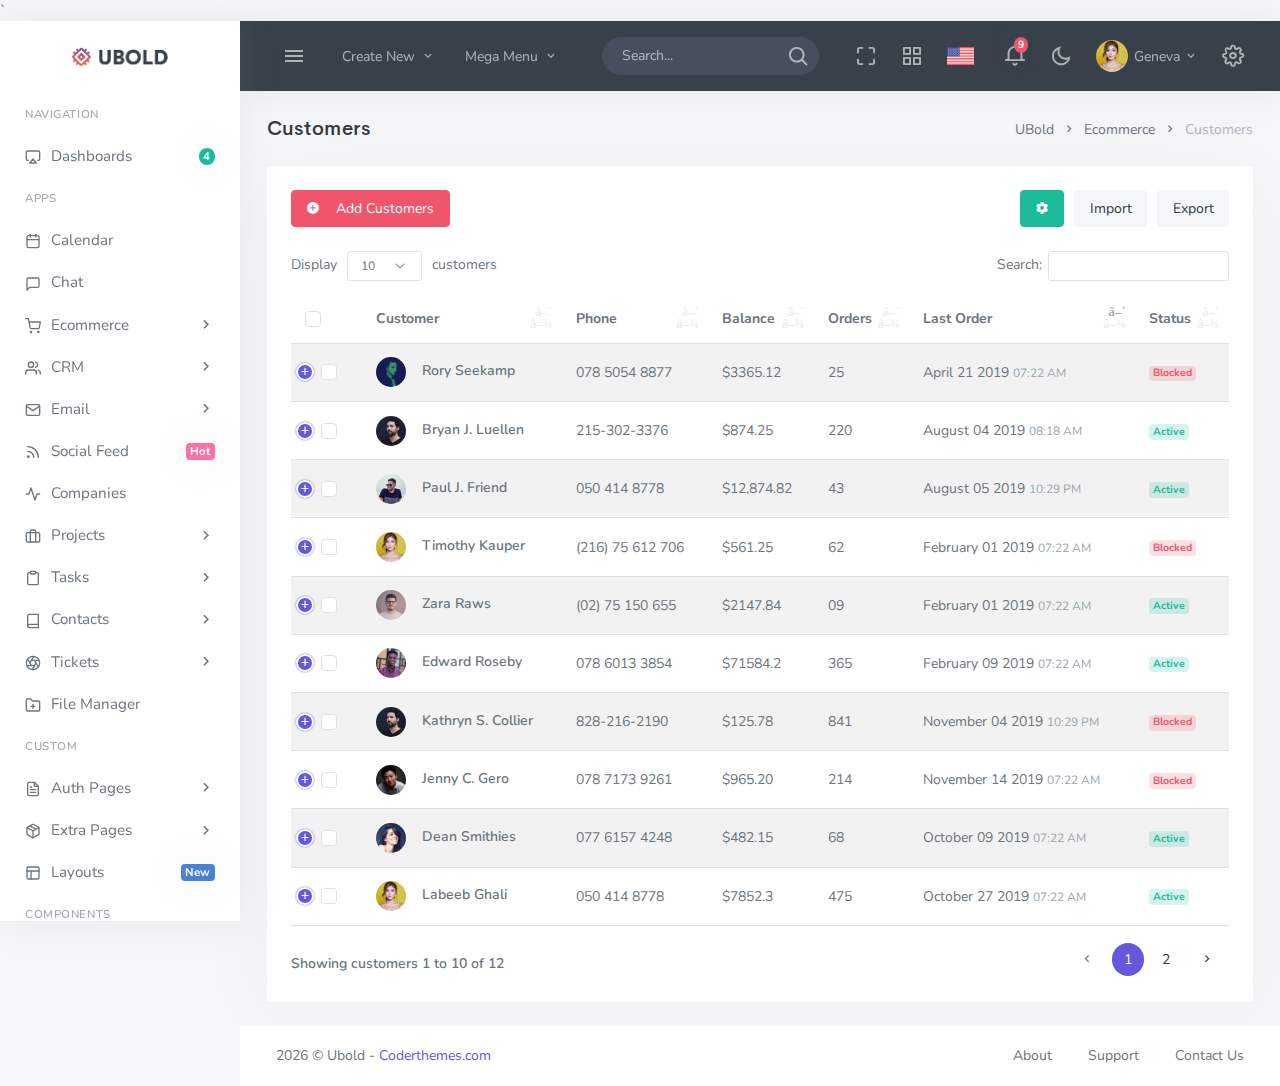
<file: table.html>
<!DOCTYPE html>
<html lang="en" data-topbar-color="dark">

    <head>
        <meta charset="utf-8" />
        <title>Customers | Ubold - Responsive Bootstrap 5 Admin Dashboard</title>
        <meta name="viewport" content="width=device-width, initial-scale=1.0">
        <meta content="A fully featured admin theme which can be used to build CRM, CMS, etc." name="description" />
        <meta content="Coderthemes" name="author" />

        <!-- App favicon -->
        <link rel="shortcut icon" href="assets/images/favicon.ico">

        <!-- third party css -->
        <link href="./assets/css/dataTables.bootstrap5.min.css" rel="stylesheet" type="text/css" />
        <link href="./assets/css/responsive.bootstrap5.min.css" rel="stylesheet" type="text/css" />
        <!-- third prty css end -->
`
	    <!-- Theme Config Js -->
	    <script src="./assets/js/head.js"></script>

	    <!-- Bootstrap css -->
	    <link href="./assets/css/bootstrap.min.css" rel="stylesheet" type="text/css" id="app-style" />

	    <!-- App css -->
	    <link href="./assets/css/app.min.css" rel="stylesheet" type="text/css" />

	    <!-- Icons css -->
	    <link href="./assets/css/icons.min.css" rel="stylesheet" type="text/css" />
    </head>

    <body>

        <!-- Begin page -->
        <div id="wrapper">


            <!-- ========== Menu ========== -->
            <div class="app-menu">

                <!-- Brand Logo -->
                <div class="logo-box">
                    <!-- Brand Logo Light -->
                    <a href="index.html" class="logo-light">
                        <img src="assets/images/logo-light.png" alt="logo" class="logo-lg">
                        <img src="assets/images/logo-sm.png" alt="small logo" class="logo-sm">
                    </a>

                    <!-- Brand Logo Dark -->
                    <a href="index.html" class="logo-dark">
                        <img src="assets/images/logo-dark.png" alt="dark logo" class="logo-lg">
                        <img src="assets/images/logo-sm.png" alt="small logo" class="logo-sm">
                    </a>
                </div>

                <!-- menu-left -->
                <div class="scrollbar">

                    <!-- User box -->
                    <div class="user-box text-center">
                        <img src="assets/images/users/user-1.jpg" alt="user-img" title="Mat Helme" class="rounded-circle avatar-md">
                        <div class="dropdown">
                            <a href="javascript: void(0);" class="dropdown-toggle h5 mb-1 d-block" data-bs-toggle="dropdown">Geneva Kennedy</a>
                            <div class="dropdown-menu user-pro-dropdown">

                                <!-- item-->
                                <a href="javascript:void(0);" class="dropdown-item notify-item">
                                    <i class="fe-user me-1"></i>
                                    <span>My Account</span>
                                </a>

                                <!-- item-->
                                <a href="javascript:void(0);" class="dropdown-item notify-item">
                                    <i class="fe-settings me-1"></i>
                                    <span>Settings</span>
                                </a>

                                <!-- item-->
                                <a href="javascript:void(0);" class="dropdown-item notify-item">
                                    <i class="fe-lock me-1"></i>
                                    <span>Lock Screen</span>
                                </a>

                                <!-- item-->
                                <a href="javascript:void(0);" class="dropdown-item notify-item">
                                    <i class="fe-log-out me-1"></i>
                                    <span>Logout</span>
                                </a>

                            </div>
                        </div>
                        <p class="text-muted mb-0">Admin Head</p>
                    </div>

                    <!--- Menu -->
                    <ul class="menu">

                        <li class="menu-title">Navigation</li>

                        <li class="menu-item">
                            <a href="#menuDashboards" data-bs-toggle="collapse" class="menu-link">
                                <span class="menu-icon"><i data-feather="airplay"></i></span>
                                <span class="menu-text"> Dashboards </span>
                                <span class="badge bg-success rounded-pill ms-auto">4</span>
                            </a>
                            <div class="collapse" id="menuDashboards">
                                <ul class="sub-menu">
                                    <li class="menu-item">
                                        <a href="index.html" class="menu-link">
                                            <span class="menu-text">Dashboard 1</span>
                                        </a>
                                    </li>
                                    <li class="menu-item">
                                        <a href="dashboard-2.html" class="menu-link">
                                            <span class="menu-text">Dashboard 2</span>
                                        </a>
                                    </li>
                                    <li class="menu-item">
                                        <a href="dashboard-3.html" class="menu-link">
                                            <span class="menu-text">Dashboard 3</span>
                                        </a>
                                    </li>
                                    <li class="menu-item">
                                        <a href="dashboard-4.html" class="menu-link">
                                            <span class="menu-text">Dashboard 4</span>
                                        </a>
                                    </li>
                                </ul>
                            </div>
                        </li>

                        <li class="menu-title">Apps</li>

                        <li class="menu-item">
                            <a href="apps-calendar.html" class="menu-link">
                                <span class="menu-icon"><i data-feather="calendar"></i></span>
                                <span class="menu-text"> Calendar </span>
                            </a>
                        </li>

                        <li class="menu-item">
                            <a href="apps-chat.html" class="menu-link">
                                <span class="menu-icon"><i data-feather="message-square"></i></span>
                                <span class="menu-text"> Chat </span>
                            </a>
                        </li>

                        <li class="menu-item">
                            <a href="#menuEcommerce" data-bs-toggle="collapse" class="menu-link">
                                <span class="menu-icon"><i data-feather="shopping-cart"></i></span>
                                <span class="menu-text"> Ecommerce </span>
                                <span class="menu-arrow"></span>
                            </a>
                            <div class="collapse" id="menuEcommerce">
                                <ul class="sub-menu">
                                    <li class="menu-item">
                                        <a href="ecommerce-dashboard.html" class="menu-link">
                                            <span class="menu-text">Dashboard</span>
                                        </a>
                                    </li>
                                    <li class="menu-item">
                                        <a href="ecommerce-products.html" class="menu-link">
                                            <span class="menu-text">Products</span>
                                        </a>
                                    </li>
                                    <li class="menu-item">
                                        <a href="ecommerce-product-detail.html" class="menu-link">
                                            <span class="menu-text">Product Detail</span>
                                        </a>
                                    </li>
                                    <li class="menu-item">
                                        <a href="ecommerce-product-edit.html" class="menu-link">
                                            <span class="menu-text">Add Product</span>
                                        </a>
                                    </li>
                                    <li class="menu-item">
                                        <a href="ecommerce-customers.html" class="menu-link">
                                            <span class="menu-text">Customers</span>
                                        </a>
                                    </li>
                                    <li class="menu-item">
                                        <a href="ecommerce-orders.html" class="menu-link">
                                            <span class="menu-text">Orders</span>
                                        </a>
                                    </li>
                                    <li class="menu-item">
                                        <a href="ecommerce-order-detail.html" class="menu-link">
                                            <span class="menu-text">Order Detail</span>
                                        </a>
                                    </li>
                                    <li class="menu-item">
                                        <a href="ecommerce-sellers.html" class="menu-link">
                                            <span class="menu-text">Sellers</span>
                                        </a>
                                    </li>
                                    <li class="menu-item">
                                        <a href="ecommerce-cart.html" class="menu-link">
                                            <span class="menu-text">Shopping Cart</span>
                                        </a>
                                    </li>
                                    <li class="menu-item">
                                        <a href="ecommerce-checkout.html" class="menu-link">
                                            <span class="menu-text">Checkout</span>
                                        </a>
                                    </li>
                                </ul>
                            </div>
                        </li>

                        <li class="menu-item">
                            <a href="#menuCrm" data-bs-toggle="collapse" class="menu-link">
                                <span class="menu-icon"><i data-feather="users"></i></span>
                                <span class="menu-text"> CRM </span>
                                <span class="menu-arrow"></span>
                            </a>
                            <div class="collapse" id="menuCrm">
                                <ul class="sub-menu">
                                    <li class="menu-item">
                                        <a href="crm-dashboard.html" class="menu-link">
                                            <span class="menu-text">Dashboard</span>
                                        </a>
                                    </li>
                                    <li class="menu-item">
                                        <a href="crm-contacts.html" class="menu-link">
                                            <span class="menu-text">Contacts</span>
                                        </a>
                                    </li>
                                    <li class="menu-item">
                                        <a href="crm-opportunities.html" class="menu-link">
                                            <span class="menu-text">Opportunities</span>
                                        </a>
                                    </li>
                                    <li class="menu-item">
                                        <a href="crm-leads.html" class="menu-link">
                                            <span class="menu-text">Leads</span>
                                        </a>
                                    </li>
                                    <li class="menu-item">
                                        <a href="crm-customers.html" class="menu-link">
                                            <span class="menu-text">Customers</span>
                                        </a>
                                    </li>
                                </ul>
                            </div>
                        </li>

                        <li class="menu-item">
                            <a href="#menuEmail" data-bs-toggle="collapse" class="menu-link">
                                <span class="menu-icon"><i data-feather="mail"></i></span>
                                <span class="menu-text"> Email </span>
                                <span class="menu-arrow"></span>
                            </a>
                            <div class="collapse" id="menuEmail">
                                <ul class="sub-menu">
                                    <li class="menu-item">
                                        <a href="email-inbox.html" class="menu-link">
                                            <span class="menu-text">Inbox</span>
                                        </a>
                                    </li>
                                    <li class="menu-item">
                                        <a href="email-read.html" class="menu-link">
                                            <span class="menu-text">Read Email</span>
                                        </a>
                                    </li>
                                    <li class="menu-item">
                                        <a href="email-compose.html" class="menu-link">
                                            <span class="menu-text">Compose Email</span>
                                        </a>
                                    </li>
                                    <li class="menu-item">
                                        <a href="email-templates.html" class="menu-link">
                                            <span class="menu-text">Email Templates</span>
                                        </a>
                                    </li>
                                </ul>
                            </div>
                        </li>

                        <li class="menu-item">
                            <a href="apps-social-feed.html" class="menu-link">
                                <span class="menu-icon"><i data-feather="rss"></i></span>
                                <span class="menu-text"> Social Feed </span>
                                <span class="badge bg-pink ms-auto">Hot</span>
                            </a>
                        </li>

                        <li class="menu-item">
                            <a href="apps-companies.html" class="menu-link">
                                <span class="menu-icon"><i data-feather="activity"></i></span>
                                <span class="menu-text"> Companies </span>
                            </a>
                        </li>

                        <li class="menu-item">
                            <a href="#menuProjects" data-bs-toggle="collapse" class="menu-link">
                                <span class="menu-icon"><i data-feather="briefcase"></i></span>
                                <span class="menu-text"> Projects </span>
                                <span class="menu-arrow"></span>
                            </a>
                            <div class="collapse" id="menuProjects">
                                <ul class="sub-menu">
                                    <li class="menu-item">
                                        <a href="project-list.html" class="menu-link">
                                            <span class="menu-text">List</span>
                                        </a>
                                    </li>
                                    <li class="menu-item">
                                        <a href="project-detail.html" class="menu-link">
                                            <span class="menu-text">Detail</span>
                                        </a>
                                    </li>
                                    <li class="menu-item">
                                        <a href="project-create.html" class="menu-link">
                                            <span class="menu-text">Create Project</span>
                                        </a>
                                    </li>
                                </ul>
                            </div>
                        </li>

                        <li class="menu-item">
                            <a href="#menuTasks" data-bs-toggle="collapse" class="menu-link">
                                <span class="menu-icon"><i data-feather="clipboard"></i></span>
                                <span class="menu-text"> Tasks </span>
                                <span class="menu-arrow"></span>
                            </a>
                            <div class="collapse" id="menuTasks">
                                <ul class="sub-menu">
                                    <li class="menu-item">
                                        <a href="task-list.html" class="menu-link">
                                            <span class="menu-text">List</span>
                                        </a>
                                    </li>
                                    <li class="menu-item">
                                        <a href="task-details.html" class="menu-link">
                                            <span class="menu-text">Details</span>
                                        </a>
                                    </li>
                                    <li class="menu-item">
                                        <a href="task-kanban-board.html" class="menu-link">
                                            <span class="menu-text">Kanban Board</span>
                                        </a>
                                    </li>
                                </ul>
                            </div>
                        </li>

                        <li class="menu-item">
                            <a href="#menuContacts" data-bs-toggle="collapse" class="menu-link">
                                <span class="menu-icon"><i data-feather="book"></i></span>
                                <span class="menu-text"> Contacts </span>
                                <span class="menu-arrow"></span>
                            </a>
                            <div class="collapse" id="menuContacts">
                                <ul class="sub-menu">
                                    <li class="menu-item">
                                        <a href="contacts-list.html" class="menu-link">
                                            <span class="menu-text">Members List</span>
                                        </a>
                                    </li>
                                    <li class="menu-item">
                                        <a href="contacts-profile.html" class="menu-link">
                                            <span class="menu-text">Profile</span>
                                        </a>
                                    </li>
                                </ul>
                            </div>
                        </li>

                        <li class="menu-item">
                            <a href="#menuTickets" data-bs-toggle="collapse" class="menu-link">
                                <span class="menu-icon"><i data-feather="aperture"></i></span>
                                <span class="menu-text"> Tickets </span>
                                <span class="menu-arrow"></span>
                            </a>
                            <div class="collapse" id="menuTickets">
                                <ul class="sub-menu">
                                    <li class="menu-item">
                                        <a href="tickets-list.html" class="menu-link">
                                            <span class="menu-text">List</span>
                                        </a>
                                    </li>
                                    <li class="menu-item">
                                        <a href="tickets-detail.html" class="menu-link">
                                            <span class="menu-text">Detail</span>
                                        </a>
                                    </li>
                                </ul>
                            </div>
                        </li>

                        <li class="menu-item">
                            <a href="apps-file-manager.html" class="menu-link">
                                <span class="menu-icon"><i data-feather="folder-plus"></i></span>
                                <span class="menu-text"> File Manager </span>
                            </a>
                        </li>

                        <li class="menu-title">Custom</li>

                        <li class="menu-item">
                            <a href="#menuAuth" data-bs-toggle="collapse" class="menu-link">
                                <span class="menu-icon"><i data-feather="file-text"></i></span>
                                <span class="menu-text"> Auth Pages </span>
                                <span class="menu-arrow"></span>
                            </a>
                            <div class="collapse collapse-md" id="menuAuth">
                                <ul class="sub-menu">
                                    <li class="menu-item">
                                        <a href="auth-login.html" class="menu-link">
                                            <span class="menu-text">Log In</span>
                                        </a>
                                    </li>
                                    <li class="menu-item">
                                        <a href="auth-login-2.html" class="menu-link">
                                            <span class="menu-text">Log In 2</span>
                                        </a>
                                    </li>
                                    <li class="menu-item">
                                        <a href="auth-register.html" class="menu-link">
                                            <span class="menu-text">Register</span>
                                        </a>
                                    </li>
                                    <li class="menu-item">
                                        <a href="auth-register-2.html" class="menu-link">
                                            <span class="menu-text">Register 2</span>
                                        </a>
                                    </li>
                                    <li class="menu-item">
                                        <a href="auth-signin-signup.html" class="menu-link">
                                            <span class="menu-text">Signin - Signup</span>
                                        </a>
                                    </li>
                                    <li class="menu-item">
                                        <a href="auth-signin-signup-2.html" class="menu-link">
                                            <span class="menu-text">Signin - Signup 2</span>
                                        </a>
                                    </li>
                                    <li class="menu-item">
                                        <a href="auth-recoverpw.html" class="menu-link">
                                            <span class="menu-text">Recover Password</span>
                                        </a>
                                    </li>
                                    <li class="menu-item">
                                        <a href="auth-recoverpw-2.html" class="menu-link">
                                            <span class="menu-text">Recover Password 2</span>
                                        </a>
                                    </li>
                                    <li class="menu-item">
                                        <a href="auth-lock-screen.html" class="menu-link">
                                            <span class="menu-text">Lock Screen</span>
                                        </a>
                                    </li>
                                    <li class="menu-item">
                                        <a href="auth-lock-screen-2.html" class="menu-link">
                                            <span class="menu-text">Lock Screen 2</span>
                                        </a>
                                    </li>
                                    <li class="menu-item">
                                        <a href="auth-logout.html" class="menu-link">
                                            <span class="menu-text">Logout</span>
                                        </a>
                                    </li>
                                    <li class="menu-item">
                                        <a href="auth-logout-2.html" class="menu-link">
                                            <span class="menu-text">Logout 2</span>
                                        </a>
                                    </li>
                                    <li class="menu-item">
                                        <a href="auth-confirm-mail.html" class="menu-link">
                                            <span class="menu-text">Confirm Mail</span>
                                        </a>
                                    </li>
                                    <li class="menu-item">
                                        <a href="auth-confirm-mail-2.html" class="menu-link">
                                            <span class="menu-text">Confirm Mail 2</span>
                                        </a>
                                    </li>
                                </ul>
                            </div>
                        </li>

                        <li class="menu-item">
                            <a href="#menuExpages" data-bs-toggle="collapse" class="menu-link">
                                <span class="menu-icon"><i data-feather="package"></i></span>
                                <span class="menu-text"> Extra Pages </span>
                                <span class="menu-arrow"></span>
                            </a>
                            <div class="collapse" id="menuExpages">
                                <ul class="sub-menu">
                                    <li class="menu-item">
                                        <a href="pages-starter.html" class="menu-link">
                                            <span class="menu-text">Starter</span>
                                        </a>
                                    </li>
                                    <li class="menu-item">
                                        <a href="pages-timeline.html" class="menu-link">
                                            <span class="menu-text">Timeline</span>
                                        </a>
                                    </li>
                                    <li class="menu-item">
                                        <a href="pages-sitemap.html" class="menu-link">
                                            <span class="menu-text">Sitemap</span>
                                        </a>
                                    </li>
                                    <li class="menu-item">
                                        <a href="pages-invoice.html" class="menu-link">
                                            <span class="menu-text">Invoice</span>
                                        </a>
                                    </li>
                                    <li class="menu-item">
                                        <a href="pages-faqs.html" class="menu-link">
                                            <span class="menu-text">FAQs</span>
                                        </a>
                                    </li>
                                    <li class="menu-item">
                                        <a href="pages-search-results.html" class="menu-link">
                                            <span class="menu-text">Search Results</span>
                                        </a>
                                    </li>
                                    <li class="menu-item">
                                        <a href="pages-pricing.html" class="menu-link">
                                            <span class="menu-text">Pricing</span>
                                        </a>
                                    </li>
                                    <li class="menu-item">
                                        <a href="pages-maintenance.html" class="menu-link">
                                            <span class="menu-text">Maintenance</span>
                                        </a>
                                    </li>
                                    <li class="menu-item">
                                        <a href="pages-coming-soon.html" class="menu-link">
                                            <span class="menu-text">Coming Soon</span>
                                        </a>
                                    </li>
                                    <li class="menu-item">
                                        <a href="pages-gallery.html" class="menu-link">
                                            <span class="menu-text">Gallery</span>
                                        </a>
                                    </li>
                                    <li class="menu-item">
                                        <a href="pages-404.html" class="menu-link">
                                            <span class="menu-text">Error 404</span>
                                        </a>
                                    </li>
                                    <li class="menu-item">
                                        <a href="pages-404-two.html" class="menu-link">
                                            <span class="menu-text">Error 404 Two</span>
                                        </a>
                                    </li>
                                    <li class="menu-item">
                                        <a href="pages-404-alt.html" class="menu-link">
                                            <span class="menu-text">Error 404-alt</span>
                                        </a>
                                    </li>
                                    <li class="menu-item">
                                        <a href="pages-500.html" class="menu-link">
                                            <span class="menu-text">Error 500</span>
                                        </a>
                                    </li>
                                    <li class="menu-item">
                                        <a href="pages-500-two.html" class="menu-link">
                                            <span class="menu-text">Error 500 Two</span>
                                        </a>
                                    </li>
                                </ul>
                            </div>
                        </li>

                        <li class="menu-item">
                            <a href="#menuLayouts" data-bs-toggle="collapse" class="menu-link">
                                <span class="menu-icon"><i data-feather="layout"></i></span>
                                <span class="menu-text"> Layouts </span>
                                <span class="badge bg-blue ms-auto">New</span>
                            </a>
                            <div class="collapse" id="menuLayouts">
                                <ul class="sub-menu">
                                    <li class="menu-item">
                                        <a href="layouts-horizontal.html" target="_blank" class="menu-link">
                                            <span class="menu-text">Horizontal</span>
                                        </a>
                                    </li>
                                    <li class="menu-item">
                                        <a href="layouts-detached.html" target="_blank" class="menu-link">
                                            <span class="menu-text">Detached</span>
                                        </a>
                                    </li>
                                    <li class="menu-item">
                                        <a href="layouts-two-column.html" target="_blank" class="menu-link">
                                            <span class="menu-text">Two Column Menu</span>
                                        </a>
                                    </li>
                                    <li class="menu-item">
                                        <a href="layouts-two-tone-icons.html" target="_blank" class="menu-link">
                                            <span class="menu-text">Two Tones Icons</span>
                                        </a>
                                    </li>
                                    <li class="menu-item">
                                        <a href="layouts-preloader.html" target="_blank" class="menu-link">
                                            <span class="menu-text">Preloader</span>
                                        </a>
                                    </li>
                                </ul>
                            </div>
                        </li>

                        <li class="menu-title">Components</li>

                        <li class="menu-item">
                            <a href="#menuBaseui" data-bs-toggle="collapse" class="menu-link">
                                <span class="menu-icon"><i data-feather="pocket"></i></span>
                                <span class="menu-text"> Base UI </span>
                                <span class="menu-arrow"></span>
                            </a>
                            <div class="collapse collapse-md" id="menuBaseui">
                                <ul class="sub-menu">
                                    <li class="menu-item">
                                        <a href="ui-buttons.html" class="menu-link">
                                            <span class="menu-text">Buttons</span>
                                        </a>
                                    </li>
                                    <li class="menu-item">
                                        <a href="ui-cards.html" class="menu-link">
                                            <span class="menu-text">Cards</span>
                                        </a>
                                    </li>
                                    <li class="menu-item">
                                        <a href="ui-avatars.html" class="menu-link">
                                            <span class="menu-text">Avatars</span>
                                        </a>
                                    </li>
                                    <li class="menu-item">
                                        <a href="ui-portlets.html" class="menu-link">
                                            <span class="menu-text">Portlets</span>
                                        </a>
                                    </li>
                                    <li class="menu-item">
                                        <a href="ui-tabs-accordions.html" class="menu-link">
                                            <span class="menu-text">Tabs & Accordions</span>
                                        </a>
                                    </li>
                                    <li class="menu-item">
                                        <a href="ui-modals.html" class="menu-link">
                                            <span class="menu-text">Modals</span>
                                        </a>
                                    </li>
                                    <li class="menu-item">
                                        <a href="ui-progress.html" class="menu-link">
                                            <span class="menu-text">Progress</span>
                                        </a>
                                    </li>
                                    <li class="menu-item">
                                        <a href="ui-notifications.html" class="menu-link">
                                            <span class="menu-text">Notifications</span>
                                        </a>
                                    </li>
                                    <li class="menu-item">
                                        <a href="ui-offcanvas.html" class="menu-link">
                                            <span class="menu-text">Offcanvas</span>
                                        </a>
                                    </li>
                                    <li class="menu-item">
                                        <a href="ui-placeholders.html" class="menu-link">
                                            <span class="menu-text">Placeholders</span>
                                        </a>
                                    </li>
                                    <li class="menu-item">
                                        <a href="ui-spinners.html" class="menu-link">
                                            <span class="menu-text">Spinners</span>
                                        </a>
                                    </li>
                                    <li class="menu-item">
                                        <a href="ui-images.html" class="menu-link">
                                            <span class="menu-text">Images</span>
                                        </a>
                                    </li>
                                    <li class="menu-item">
                                        <a href="ui-carousel.html" class="menu-link">
                                            <span class="menu-text">Carousel</span>
                                        </a>
                                    </li>
                                    <li class="menu-item">
                                        <a href="ui-list-group.html" class="menu-link">
                                            <span class="menu-text">List Group</span>
                                        </a>
                                    </li>
                                    <li class="menu-item">
                                        <a href="ui-video.html" class="menu-link">
                                            <span class="menu-text">Embed Video</span>
                                        </a>
                                    </li>
                                    <li class="menu-item">
                                        <a href="ui-dropdowns.html" class="menu-link">
                                            <span class="menu-text">Dropdowns</span>
                                        </a>
                                    </li>
                                    <li class="menu-item">
                                        <a href="ui-ribbons.html" class="menu-link">
                                            <span class="menu-text">Ribbons</span>
                                        </a>
                                    </li>
                                    <li class="menu-item">
                                        <a href="ui-tooltips-popovers.html" class="menu-link">
                                            <span class="menu-text">Tooltips & Popovers</span>
                                        </a>
                                    </li>
                                    <li class="menu-item">
                                        <a href="ui-general.html" class="menu-link">
                                            <span class="menu-text">General UI</span>
                                        </a>
                                    </li>
                                    <li class="menu-item">
                                        <a href="ui-typography.html" class="menu-link">
                                            <span class="menu-text">Typography</span>
                                        </a>
                                    </li>
                                    <li class="menu-item">
                                        <a href="ui-grid.html" class="menu-link">
                                            <span class="menu-text">Grid</span>
                                        </a>
                                    </li>
                                </ul>
                            </div>
                        </li>

                        <li class="menu-item">
                            <a href="#menuExtendedui" data-bs-toggle="collapse" class="menu-link">
                                <span class="menu-icon"><i data-feather="layers"></i></span>
                                <span class="menu-text"> Extended UI </span>
                                <span class="badge bg-info ms-auto">Hot</span>
                            </a>
                            <div class="collapse" id="menuExtendedui">
                                <ul class="sub-menu">
                                    <li class="menu-item">
                                        <a href="extended-nestable.html" class="menu-link">
                                            <span class="menu-text">Nestable List</span>
                                        </a>
                                    </li>
                                    <li class="menu-item">
                                        <a href="extended-range-slider.html" class="menu-link">
                                            <span class="menu-text">Range Slider</span>
                                        </a>
                                    </li>
                                    <li class="menu-item">
                                        <a href="extended-dragula.html" class="menu-link">
                                            <span class="menu-text">Dragula</span>
                                        </a>
                                    </li>
                                    <li class="menu-item">
                                        <a href="extended-animation.html" class="menu-link">
                                            <span class="menu-text">Animation</span>
                                        </a>
                                    </li>
                                    <li class="menu-item">
                                        <a href="extended-sweet-alert.html" class="menu-link">
                                            <span class="menu-text">Sweet Alert</span>
                                        </a>
                                    </li>
                                    <li class="menu-item">
                                        <a href="extended-tour.html" class="menu-link">
                                            <span class="menu-text">Tour Page</span>
                                        </a>
                                    </li>
                                    <li class="menu-item">
                                        <a href="extended-scrollspy.html" class="menu-link">
                                            <span class="menu-text">Scrollspy</span>
                                        </a>
                                    </li>
                                    <li class="menu-item">
                                        <a href="extended-loading-buttons.html" class="menu-link">
                                            <span class="menu-text">Loading Buttons</span>
                                        </a>
                                    </li>
                                </ul>
                            </div>
                        </li>

                        <li class="menu-item">
                            <a href="widgets.html" class="menu-link">
                                <span class="menu-icon"><i data-feather="gift"></i></span>
                                <span class="menu-text"> Widgets </span>
                            </a>
                        </li>

                        <li class="menu-item">
                            <a href="#menuIcons" data-bs-toggle="collapse" class="menu-link">
                                <span class="menu-icon"><i data-feather="cpu"></i></span>
                                <span class="menu-text"> Icons </span>
                                <span class="menu-arrow"></span>
                            </a>
                            <div class="collapse" id="menuIcons">
                                <ul class="sub-menu">
                                    <li class="menu-item">
                                        <a href="icons-material-symbols.html" class="menu-link">
                                            <span class="menu-text">Material Symbols </span>
                                        </a>
                                    </li>
                                    <li class="menu-item">
                                        <a href="icons-two-tone.html" class="menu-link">
                                            <span class="menu-text">Two Tone Icons</span>
                                        </a>
                                    </li>
                                    <li class="menu-item">
                                        <a href="icons-feather.html" class="menu-link">
                                            <span class="menu-text">Feather Icons</span>
                                        </a>
                                    </li>
                                    <li class="menu-item">
                                        <a href="icons-mdi.html" class="menu-link">
                                            <span class="menu-text">Material Design Icons</span>
                                        </a>
                                    </li>
                                    <li class="menu-item">
                                        <a href="icons-dripicons.html" class="menu-link">
                                            <span class="menu-text">Dripicons</span>
                                        </a>
                                    </li>
                                    <li class="menu-item">
                                        <a href="icons-font-awesome.html" class="menu-link">
                                            <span class="menu-text">Font Awesome 5</span>
                                        </a>
                                    </li>
                                    <li class="menu-item">
                                        <a href="icons-themify.html" class="menu-link">
                                            <span class="menu-text">Themify</span>
                                        </a>
                                    </li>
                                    <li class="menu-item">
                                        <a href="icons-simple-line.html" class="menu-link">
                                            <span class="menu-text">Simple Line</span>
                                        </a>
                                    </li>
                                    <li class="menu-item">
                                        <a href="icons-weather.html" class="menu-link">
                                            <span class="menu-text">Weather</span>
                                        </a>
                                    </li>
                                </ul>
                            </div>
                        </li>

                        <li class="menu-item">
                            <a href="#menuForms" data-bs-toggle="collapse" class="menu-link">
                                <span class="menu-icon"><i data-feather="bookmark"></i></span>
                                <span class="menu-text"> Forms </span>
                                <span class="menu-arrow"></span>
                            </a>
                            <div class="collapse" id="menuForms">
                                <ul class="sub-menu">
                                    <li class="menu-item">
                                        <a href="forms-elements.html" class="menu-link">
                                            <span class="menu-text">General Elements</span>
                                        </a>
                                    </li>
                                    <li class="menu-item">
                                        <a href="forms-advanced.html" class="menu-link">
                                            <span class="menu-text">Advanced</span>
                                        </a>
                                    </li>
                                    <li class="menu-item">
                                        <a href="forms-validation.html" class="menu-link">
                                            <span class="menu-text">Validation</span>
                                        </a>
                                    </li>
                                    <li class="menu-item">
                                        <a href="forms-pickers.html" class="menu-link">
                                            <span class="menu-text">Pickers</span>
                                        </a>
                                    </li>
                                    <li class="menu-item">
                                        <a href="forms-wizard.html" class="menu-link">
                                            <span class="menu-text">Wizard</span>
                                        </a>
                                    </li>
                                    <li class="menu-item">
                                        <a href="forms-masks.html" class="menu-link">
                                            <span class="menu-text">Masks</span>
                                        </a>
                                    </li>
                                    <li class="menu-item">
                                        <a href="forms-quilljs.html" class="menu-link">
                                            <span class="menu-text">Quilljs Editor</span>
                                        </a>
                                    </li>
                                    <li class="menu-item">
                                        <a href="forms-file-uploads.html" class="menu-link">
                                            <span class="menu-text">File Uploads</span>
                                        </a>
                                    </li>
                                    <li class="menu-item">
                                        <a href="forms-x-editable.html" class="menu-link">
                                            <span class="menu-text">X Editable</span>
                                        </a>
                                    </li>
                                    <li class="menu-item">
                                        <a href="forms-image-crop.html" class="menu-link">
                                            <span class="menu-text">Image Crop</span>
                                        </a>
                                    </li>
                                </ul>
                            </div>
                        </li>

                        <li class="menu-item">
                            <a href="#menuTables" data-bs-toggle="collapse" class="menu-link">
                                <span class="menu-icon"><i data-feather="grid"></i></span>
                                <span class="menu-text"> Tables </span>
                                <span class="menu-arrow"></span>
                            </a>
                            <div class="collapse" id="menuTables">
                                <ul class="sub-menu">
                                    <li class="menu-item">
                                        <a href="tables-basic.html" class="menu-link">
                                            <span class="menu-text">Basic Tables</span>
                                        </a>
                                    </li>
                                    <li class="menu-item">
                                        <a href="tables-datatables.html" class="menu-link">
                                            <span class="menu-text">Data Tables</span>
                                        </a>
                                    </li>
                                    <li class="menu-item">
                                        <a href="tables-editable.html" class="menu-link">
                                            <span class="menu-text">Editable Tables</span>
                                        </a>
                                    </li>
                                    <li class="menu-item">
                                        <a href="tables-responsive.html" class="menu-link">
                                            <span class="menu-text">Responsive Tables</span>
                                        </a>
                                    </li>
                                    <li class="menu-item">
                                        <a href="tables-footables.html" class="menu-link">
                                            <span class="menu-text">FooTable</span>
                                        </a>
                                    </li>
                                    <li class="menu-item">
                                        <a href="tables-bootstrap.html" class="menu-link">
                                            <span class="menu-text">Bootstrap Tables</span>
                                        </a>
                                    </li>
                                    <li class="menu-item">
                                        <a href="tables-tablesaw.html" class="menu-link">
                                            <span class="menu-text">Tablesaw Tables</span>
                                        </a>
                                    </li>
                                    <li class="menu-item">
                                        <a href="tables-jsgrid.html" class="menu-link">
                                            <span class="menu-text">JsGrid Tables</span>
                                        </a>
                                    </li>
                                </ul>
                            </div>
                        </li>

                        <li class="menu-item">
                            <a href="#menuCharts" data-bs-toggle="collapse" class="menu-link">
                                <span class="menu-icon"><i data-feather="bar-chart-2"></i></span>
                                <span class="menu-text"> Charts </span>
                                <span class="menu-arrow"></span>
                            </a>
                            <div class="collapse" id="menuCharts">
                                <ul class="sub-menu">
                                    <li class="menu-item">
                                        <a href="charts-apex.html" class="menu-link">
                                            <span class="menu-text">Apex Charts</span>
                                        </a>
                                    </li>
                                    <li class="menu-item">
                                        <a href="charts-flot.html" class="menu-link">
                                            <span class="menu-text">Flot Charts</span>
                                        </a>
                                    </li>
                                    <li class="menu-item">
                                        <a href="charts-morris.html" class="menu-link">
                                            <span class="menu-text">Morris Charts</span>
                                        </a>
                                    </li>
                                    <li class="menu-item">
                                        <a href="charts-chartjs.html" class="menu-link">
                                            <span class="menu-text">Chartjs Charts</span>
                                        </a>
                                    </li>
                                    <li class="menu-item">
                                        <a href="charts-peity.html" class="menu-link">
                                            <span class="menu-text">Peity Charts</span>
                                        </a>
                                    </li>
                                    <li class="menu-item">
                                        <a href="charts-chartist.html" class="menu-link">
                                            <span class="menu-text">Chartist Charts</span>
                                        </a>
                                    </li>
                                    <li class="menu-item">
                                        <a href="charts-c3.html" class="menu-link">
                                            <span class="menu-text">C3 Charts</span>
                                        </a>
                                    </li>
                                    <li class="menu-item">
                                        <a href="charts-sparklines.html" class="menu-link">
                                            <span class="menu-text">Sparklines Charts</span>
                                        </a>
                                    </li>
                                    <li class="menu-item">
                                        <a href="charts-knob.html" class="menu-link">
                                            <span class="menu-text">Jquery Knob Charts</span>
                                        </a>
                                    </li>
                                </ul>
                            </div>
                        </li>

                        <li class="menu-item">
                            <a href="#menuMaps" data-bs-toggle="collapse" class="menu-link">
                                <span class="menu-icon"><i data-feather="map"></i></span>
                                <span class="menu-text"> Maps </span>
                                <span class="menu-arrow"></span>
                            </a>
                            <div class="collapse" id="menuMaps">
                                <ul class="sub-menu">
                                    <li class="menu-item">
                                        <a href="maps-google.html" class="menu-link">
                                            <span class="menu-text">Google Maps</span>
                                        </a>
                                    </li>
                                    <li class="menu-item">
                                        <a href="maps-vector.html" class="menu-link">
                                            <span class="menu-text">Vector Maps</span>
                                        </a>
                                    </li>
                                    <li class="menu-item">
                                        <a href="maps-mapael.html" class="menu-link">
                                            <span class="menu-text">Mapael Maps</span>
                                        </a>
                                    </li>
                                </ul>
                            </div>
                        </li>

                        <li class="menu-item">
                            <a href="#menuMultilevel" data-bs-toggle="collapse" class="menu-link">
                                <span class="menu-icon"><i data-feather="share-2"></i></span>
                                <span class="menu-text"> Multi Level </span>
                                <span class="menu-arrow"></span>
                            </a>
                            <div class="collapse" id="menuMultilevel">
                                <ul class="sub-menu">
                                    <li class="menu-item">
                                        <a href="#menuMultilevel2" data-bs-toggle="collapse" class="menu-link">
                                            <span class="menu-text"> Second Level </span>
                                            <span class="menu-arrow"></span>
                                        </a>
                                        <div class="collapse" id="menuMultilevel2">
                                            <ul class="sub-menu">
                                                <li class="menu-item">
                                                    <a href="javascript: void(0);" class="menu-link">
                                                        <span class="menu-text">Item 1</span>
                                                    </a>
                                                </li>
                                                <li class="menu-item">
                                                    <a href="javascript: void(0);" class="menu-link">
                                                        <span class="menu-text">Item 2</span>
                                                    </a>
                                                </li>
                                            </ul>
                                        </div>
                                    </li>

                                    <li class="menu-item">
                                        <a href="#menuMultilevel3" data-bs-toggle="collapse" class="menu-link">
                                            <span class="menu-text">Third Level</span>
                                            <span class="menu-arrow"></span>
                                        </a>
                                        <div class="collapse" id="menuMultilevel3">
                                            <ul class="sub-menu">
                                                <li class="menu-item">
                                                    <a href="javascript: void(0);" class="menu-link">
                                                        <span class="menu-text">Item 1</span>
                                                    </a>
                                                </li>
                                                <li class="menu-item">
                                                    <a href="#menuMultilevel4" data-bs-toggle="collapse" class="menu-link">
                                                        <span class="menu-text">Item 2</span>
                                                        <span class="menu-arrow"></span>
                                                    </a>
                                                    <div class="collapse" id="menuMultilevel4">
                                                        <ul class="sub-menu">
                                                            <li class="menu-item">
                                                                <a href="javascript: void(0);" class="menu-link">
                                                                    <span class="menu-text">Item 1</span>
                                                                </a>
                                                            </li>
                                                            <li class="menu-item">
                                                                <a href="javascript: void(0);" class="menu-link">
                                                                    <span class="menu-text">Item 2</span>
                                                                </a>
                                                            </li>
                                                        </ul>
                                                    </div>
                                                </li>
                                            </ul>
                                        </div>
                                    </li>
                                </ul>
                            </div>
                        </li>
                    </ul>
                    <!--- End Menu -->
                    <div class="clearfix"></div>
                </div>
            </div>
            <!-- ========== Left menu End ========== -->





            <!-- ============================================================== -->
            <!-- Start Page Content here -->
            <!-- ============================================================== -->

            <div class="content-page">

                <!-- ========== Topbar Start ========== -->
                <div class="navbar-custom">
                    <div class="topbar">
                        <div class="topbar-menu d-flex align-items-center gap-1">

                            <!-- Topbar Brand Logo -->
                            <div class="logo-box">
                                <!-- Brand Logo Light -->
                                <a href="index.html" class="logo-light">
                                    <img src="assets/images/logo-light.png" alt="logo" class="logo-lg">
                                    <img src="assets/images/logo-sm.png" alt="small logo" class="logo-sm">
                                </a>

                                <!-- Brand Logo Dark -->
                                <a href="index.html" class="logo-dark">
                                    <img src="assets/images/logo-dark.png" alt="dark logo" class="logo-lg">
                                    <img src="assets/images/logo-sm.png" alt="small logo" class="logo-sm">
                                </a>
                            </div>

                            <!-- Sidebar Menu Toggle Button -->
                            <button class="button-toggle-menu">
                                <i class="mdi mdi-menu"></i>
                            </button>

                            <!-- Dropdown Menu -->
                            <div class="dropdown d-none d-xl-block">
                                <a class="nav-link dropdown-toggle waves-effect waves-light" data-bs-toggle="dropdown" href="#" role="button" aria-haspopup="false" aria-expanded="false">
                                    Create New
                                    <i class="mdi mdi-chevron-down ms-1"></i>
                                </a>
                                <div class="dropdown-menu">
                                    <!-- item-->
                                    <a href="javascript:void(0);" class="dropdown-item">
                                        <i class="fe-briefcase me-1"></i>
                                        <span>New Projects</span>
                                    </a>

                                    <!-- item-->
                                    <a href="javascript:void(0);" class="dropdown-item">
                                        <i class="fe-user me-1"></i>
                                        <span>Create Users</span>
                                    </a>

                                    <!-- item-->
                                    <a href="javascript:void(0);" class="dropdown-item">
                                        <i class="fe-bar-chart-line- me-1"></i>
                                        <span>Revenue Report</span>
                                    </a>

                                    <!-- item-->
                                    <a href="javascript:void(0);" class="dropdown-item">
                                        <i class="fe-settings me-1"></i>
                                        <span>Settings</span>
                                    </a>

                                    <div class="dropdown-divider"></div>

                                    <!-- item-->
                                    <a href="javascript:void(0);" class="dropdown-item">
                                        <i class="fe-headphones me-1"></i>
                                        <span>Help & Support</span>
                                    </a>

                                </div>
                            </div>

                            <!-- Mega Menu Dropdown -->
                            <div class="dropdown dropdown-mega d-none d-xl-block">
                                <a class="nav-link dropdown-toggle waves-effect waves-light" data-bs-toggle="dropdown" href="#" role="button" aria-haspopup="false" aria-expanded="false">
                                    Mega Menu
                                    <i class="mdi mdi-chevron-down  ms-1"></i>
                                </a>
                                <div class="dropdown-menu dropdown-megamenu">
                                    <div class="row">
                                        <div class="col-sm-8">

                                            <div class="row">
                                                <div class="col-md-4">
                                                    <h5 class="text-dark mt-0">UI Components</h5>
                                                    <ul class="list-unstyled megamenu-list">
                                                        <li>
                                                            <a href="widgets.html">Widgets</a>
                                                        </li>
                                                        <li>
                                                            <a href="extended-nestable.html">Nestable List</a>
                                                        </li>
                                                        <li>
                                                            <a href="javascript:void(0);">Range Sliders</a>
                                                        </li>
                                                        <li>
                                                            <a href="pages-gallery.html">Masonry Items</a>
                                                        </li>
                                                        <li>
                                                            <a href="extended-sweet-alert.html">Sweet Alerts</a>
                                                        </li>
                                                        <li>
                                                            <a href="javascript:void(0);">Treeview Page</a>
                                                        </li>
                                                        <li>
                                                            <a href="extended-tour.html">Tour Page</a>
                                                        </li>
                                                    </ul>
                                                </div>

                                                <div class="col-md-4">
                                                    <h5 class="text-dark mt-0">Applications</h5>
                                                    <ul class="list-unstyled megamenu-list">
                                                        <li>
                                                            <a href="ecommerce-products.html">eCommerce Pages</a>
                                                        </li>
                                                        <li>
                                                            <a href="crm-dashboard.html">CRM Pages</a>
                                                        </li>
                                                        <li>
                                                            <a href="email-inbox.html">Email</a>
                                                        </li>
                                                        <li>
                                                            <a href="apps-calendar.html">Calendar</a>
                                                        </li>
                                                        <li>
                                                            <a href="contacts-list.html">Team Contacts</a>
                                                        </li>
                                                        <li>
                                                            <a href="task-kanban-board.html">Task Board</a>
                                                        </li>
                                                        <li>
                                                            <a href="email-templates.html">Email Templates</a>
                                                        </li>
                                                    </ul>
                                                </div>

                                                <div class="col-md-4">
                                                    <h5 class="text-dark mt-0">Extra Pages</h5>
                                                    <ul class="list-unstyled megamenu-list">
                                                        <li>
                                                            <a href="javascript:void(0);">Left Sidebar with User</a>
                                                        </li>
                                                        <li>
                                                            <a href="javascript:void(0);">Menu Collapsed</a>
                                                        </li>
                                                        <li>
                                                            <a href="javascript:void(0);">Small Left Sidebar</a>
                                                        </li>
                                                        <li>
                                                            <a href="javascript:void(0);">New Header Style</a>
                                                        </li>
                                                        <li>
                                                            <a href="pages-search-results.html">Search Result</a>
                                                        </li>
                                                        <li>
                                                            <a href="pages-gallery.html">Gallery Pages</a>
                                                        </li>
                                                        <li>
                                                            <a href="pages-coming-soon.html">Maintenance & Coming Soon</a>
                                                        </li>
                                                    </ul>
                                                </div>
                                            </div>
                                        </div>
                                        <div class="col-sm-4">
                                            <div class="text-center mt-3">
                                                <h3 class="text-dark">Special Discount Sale!</h3>
                                                <h4>Save up to 70% off.</h4>
                                                <a href="https://1.envato.market/uboldadmin" target="_blank" class="btn btn-primary rounded-pill mt-3">Download Now</a>
                                            </div>
                                        </div>
                                    </div>
                                </div>
                            </div>
                        </div>

                        <ul class="topbar-menu d-flex align-items-center">
                            <!-- Topbar Search Form -->
                            <li class="app-search dropdown me-3 d-none d-lg-block">
                                <form>
                                    <input type="search" class="form-control rounded-pill" placeholder="Search..." id="top-search">
                                    <span class="fe-search search-icon font-22"></span>
                                </form>
                                <div class="dropdown-menu dropdown-menu-animated dropdown-lg" id="search-dropdown">
                                    <!-- item-->
                                    <div class="dropdown-header noti-title">
                                        <h5 class="text-overflow mb-2">Found 22 results</h5>
                                    </div>

                                    <!-- item-->
                                    <a href="javascript:void(0);" class="dropdown-item notify-item">
                                        <i class="fe-home me-1"></i>
                                        <span>Analytics Report</span>
                                    </a>

                                    <!-- item-->
                                    <a href="javascript:void(0);" class="dropdown-item notify-item">
                                        <i class="fe-aperture me-1"></i>
                                        <span>How can I help you?</span>
                                    </a>

                                    <!-- item-->
                                    <a href="javascript:void(0);" class="dropdown-item notify-item">
                                        <i class="fe-settings me-1"></i>
                                        <span>User profile settings</span>
                                    </a>

                                    <!-- item-->
                                    <div class="dropdown-header noti-title">
                                        <h6 class="text-overflow mb-2 text-uppercase">Users</h6>
                                    </div>

                                    <div class="notification-list">
                                        <!-- item-->
                                        <a href="javascript:void(0);" class="dropdown-item notify-item">
                                            <div class="d-flex align-items-start">
                                                <img class="d-flex me-2 rounded-circle" src="assets/images/users/user-2.jpg" alt="Generic placeholder image" height="32">
                                                <div class="w-100">
                                                    <h5 class="m-0 font-14">Erwin E. Brown</h5>
                                                    <span class="font-12 mb-0">UI Designer</span>
                                                </div>
                                            </div>
                                        </a>

                                        <!-- item-->
                                        <a href="javascript:void(0);" class="dropdown-item notify-item">
                                            <div class="d-flex align-items-start">
                                                <img class="d-flex me-2 rounded-circle" src="assets/images/users/user-5.jpg" alt="Generic placeholder image" height="32">
                                                <div class="w-100">
                                                    <h5 class="m-0 font-14">Jacob Deo</h5>
                                                    <span class="font-12 mb-0">Developer</span>
                                                </div>
                                            </div>
                                        </a>
                                    </div>
                                </div>
                            </li>

                            <!-- Fullscreen Button -->
                            <li class="d-none d-md-inline-block">
                                <a class="nav-link waves-effect waves-light" href="" data-toggle="fullscreen">
                                    <i class="fe-maximize font-22"></i>
                                </a>
                            </li>

                            <!-- Search Dropdown (for Mobile/Tablet) -->
                            <li class="dropdown d-lg-none">
                                <a class="nav-link dropdown-toggle waves-effect waves-light arrow-none" data-bs-toggle="dropdown" href="#" role="button" aria-haspopup="false" aria-expanded="false">
                                    <i class="ri-search-line font-22"></i>
                                </a>
                                <div class="dropdown-menu dropdown-menu-animated dropdown-lg p-0">
                                    <form class="p-3">
                                        <input type="search" class="form-control" placeholder="Search ..." aria-label="Recipient's username">
                                    </form>
                                </div>
                            </li>

                            <!-- App Dropdown -->
                            <li class="dropdown d-none d-md-inline-block">
                                <a class="nav-link dropdown-toggle waves-effect waves-light arrow-none" data-bs-toggle="dropdown" href="#" role="button" aria-haspopup="false" aria-expanded="false">
                                    <i class="fe-grid font-22"></i>
                                </a>
                                <div class="dropdown-menu dropdown-menu-end dropdown-menu-animated dropdown-lg p-0">

                                    <div class="p-2">
                                        <div class="row g-0">
                                            <div class="col">
                                                <a class="dropdown-icon-item" href="#">
                                                    <img src="assets/images/brands/slack.png" alt="slack">
                                                    <span>Slack</span>
                                                </a>
                                            </div>
                                            <div class="col">
                                                <a class="dropdown-icon-item" href="#">
                                                    <img src="assets/images/brands/github.png" alt="Github">
                                                    <span>GitHub</span>
                                                </a>
                                            </div>
                                            <div class="col">
                                                <a class="dropdown-icon-item" href="#">
                                                    <img src="assets/images/brands/dribbble.png" alt="dribbble">
                                                    <span>Dribbble</span>
                                                </a>
                                            </div>
                                        </div>

                                        <div class="row g-0">
                                            <div class="col">
                                                <a class="dropdown-icon-item" href="#">
                                                    <img src="assets/images/brands/bitbucket.png" alt="bitbucket">
                                                    <span>Bitbucket</span>
                                                </a>
                                            </div>
                                            <div class="col">
                                                <a class="dropdown-icon-item" href="#">
                                                    <img src="assets/images/brands/dropbox.png" alt="dropbox">
                                                    <span>Dropbox</span>
                                                </a>
                                            </div>
                                            <div class="col">
                                                <a class="dropdown-icon-item" href="#">
                                                    <img src="assets/images/brands/g-suite.png" alt="G Suite">
                                                    <span>G Suite</span>
                                                </a>
                                            </div>
                                        </div> <!-- end row-->
                                    </div>
                                </div>
                            </li>

                            <!-- Language flag dropdown  -->
                            <li class="dropdown d-none d-md-inline-block">
                                <a class="nav-link dropdown-toggle waves-effect waves-light arrow-none" data-bs-toggle="dropdown" href="#" role="button" aria-haspopup="false" aria-expanded="false">
                                    <img src="assets/images/flags/us.jpg" alt="user-image" class="me-0 me-sm-1" height="18">
                                </a>
                                <div class="dropdown-menu dropdown-menu-end dropdown-menu-animated">

                                    <!-- item-->
                                    <a href="javascript:void(0);" class="dropdown-item">
                                        <img src="assets/images/flags/germany.jpg" alt="user-image" class="me-1" height="12"> <span class="align-middle">German</span>
                                    </a>

                                    <!-- item-->
                                    <a href="javascript:void(0);" class="dropdown-item">
                                        <img src="assets/images/flags/italy.jpg" alt="user-image" class="me-1" height="12"> <span class="align-middle">Italian</span>
                                    </a>

                                    <!-- item-->
                                    <a href="javascript:void(0);" class="dropdown-item">
                                        <img src="assets/images/flags/spain.jpg" alt="user-image" class="me-1" height="12"> <span class="align-middle">Spanish</span>
                                    </a>

                                    <!-- item-->
                                    <a href="javascript:void(0);" class="dropdown-item">
                                        <img src="assets/images/flags/russia.jpg" alt="user-image" class="me-1" height="12"> <span class="align-middle">Russian</span>
                                    </a>

                                </div>
                            </li>

                            <!-- Notofication dropdown -->
                            <li class="dropdown notification-list">
                                <a class="nav-link dropdown-toggle waves-effect waves-light arrow-none" data-bs-toggle="dropdown" href="#" role="button" aria-haspopup="false" aria-expanded="false">
                                    <i class="fe-bell font-22"></i>
                                    <span class="badge bg-danger rounded-circle noti-icon-badge">9</span>
                                </a>
                                <div class="dropdown-menu dropdown-menu-end dropdown-menu-animated dropdown-lg py-0">
                                    <div class="p-2 border-top-0 border-start-0 border-end-0 border-dashed border">
                                        <div class="row align-items-center">
                                            <div class="col">
                                                <h6 class="m-0 font-16 fw-semibold"> Notification</h6>
                                            </div>
                                            <div class="col-auto">
                                                <a href="javascript: void(0);" class="text-dark text-decoration-underline">
                                                    <small>Clear All</small>
                                                </a>
                                            </div>
                                        </div>
                                    </div>

                                    <div class="px-1" style="max-height: 300px;" data-simplebar>

                                        <h5 class="text-muted font-13 fw-normal mt-2">Today</h5>
                                        <!-- item-->

                                        <a href="javascript:void(0);" class="dropdown-item p-0 notify-item card unread-noti shadow-none mb-1">
                                            <div class="card-body">
                                                <span class="float-end noti-close-btn text-muted"><i class="mdi mdi-close"></i></span>
                                                <div class="d-flex align-items-center">
                                                    <div class="flex-shrink-0">
                                                        <div class="notify-icon bg-primary">
                                                            <i class="mdi mdi-comment-account-outline"></i>
                                                        </div>
                                                    </div>
                                                    <div class="flex-grow-1 text-truncate ms-2">
                                                        <h5 class="noti-item-title fw-semibold font-14">Datacorp <small class="fw-normal text-muted ms-1">1 min ago</small></h5>
                                                        <small class="noti-item-subtitle text-muted">Caleb Flakelar commented on Admin</small>
                                                    </div>
                                                </div>
                                            </div>
                                        </a>

                                        <!-- item-->
                                        <a href="javascript:void(0);" class="dropdown-item p-0 notify-item card read-noti shadow-none mb-1">
                                            <div class="card-body">
                                                <span class="float-end noti-close-btn text-muted"><i class="mdi mdi-close"></i></span>
                                                <div class="d-flex align-items-center">
                                                    <div class="flex-shrink-0">
                                                        <div class="notify-icon bg-info">
                                                            <i class="mdi mdi-account-plus"></i>
                                                        </div>
                                                    </div>
                                                    <div class="flex-grow-1 text-truncate ms-2">
                                                        <h5 class="noti-item-title fw-semibold font-14">Admin <small class="fw-normal text-muted ms-1">1 hours ago</small></h5>
                                                        <small class="noti-item-subtitle text-muted">New user registered</small>
                                                    </div>
                                                </div>
                                            </div>
                                        </a>

                                        <h5 class="text-muted font-13 fw-normal mt-0">Yesterday</h5>

                                        <!-- item-->
                                        <a href="javascript:void(0);" class="dropdown-item p-0 notify-item card read-noti shadow-none mb-1">
                                            <div class="card-body">
                                                <span class="float-end noti-close-btn text-muted"><i class="mdi mdi-close"></i></span>
                                                <div class="d-flex align-items-center">
                                                    <div class="flex-shrink-0">
                                                        <div class="notify-icon">
                                                            <img src="assets/images/users/avatar-2.jpg" class="img-fluid rounded-circle" alt="" />
                                                        </div>
                                                    </div>
                                                    <div class="flex-grow-1 text-truncate ms-2">
                                                        <h5 class="noti-item-title fw-semibold font-14">Cristina Pride <small class="fw-normal text-muted ms-1">1 day ago</small></h5>
                                                        <small class="noti-item-subtitle text-muted">Hi, How are you? What about our next meeting</small>
                                                    </div>
                                                </div>
                                            </div>
                                        </a>

                                        <h5 class="text-muted font-13 fw-normal mt-0">30 Dec 2021</h5>

                                        <!-- item-->
                                        <a href="javascript:void(0);" class="dropdown-item p-0 notify-item card read-noti shadow-none mb-1">
                                            <div class="card-body">
                                                <span class="float-end noti-close-btn text-muted"><i class="mdi mdi-close"></i></span>
                                                <div class="d-flex align-items-center">
                                                    <div class="flex-shrink-0">
                                                        <div class="notify-icon bg-primary">
                                                            <i class="mdi mdi-comment-account-outline"></i>
                                                        </div>
                                                    </div>
                                                    <div class="flex-grow-1 text-truncate ms-2">
                                                        <h5 class="noti-item-title fw-semibold font-14">Datacorp</h5>
                                                        <small class="noti-item-subtitle text-muted">Caleb Flakelar commented on Admin</small>
                                                    </div>
                                                </div>
                                            </div>
                                        </a>

                                        <!-- item-->
                                        <a href="javascript:void(0);" class="dropdown-item p-0 notify-item card read-noti shadow-none mb-1">
                                            <div class="card-body">
                                                <span class="float-end noti-close-btn text-muted"><i class="mdi mdi-close"></i></span>
                                                <div class="d-flex align-items-center">
                                                    <div class="flex-shrink-0">
                                                        <div class="notify-icon">
                                                            <img src="assets/images/users/avatar-4.jpg" class="img-fluid rounded-circle" alt="" />
                                                        </div>
                                                    </div>
                                                    <div class="flex-grow-1 text-truncate ms-2">
                                                        <h5 class="noti-item-title fw-semibold font-14">Karen Robinson</h5>
                                                        <small class="noti-item-subtitle text-muted">Wow ! this admin looks good and awesome design</small>
                                                    </div>
                                                </div>
                                            </div>
                                        </a>

                                        <div class="text-center">
                                            <i class="mdi mdi-dots-circle mdi-spin text-muted h3 mt-0"></i>
                                        </div>
                                    </div>

                                    <!-- All-->
                                    <a href="javascript:void(0);" class="dropdown-item text-center text-primary notify-item border-top border-light py-2">
                                        View All
                                    </a>

                                </div>
                            </li>

                            <!-- Light/Darj Mode Toggle Button -->
                            <li class="d-none d-sm-inline-block">
                                <div class="nav-link waves-effect waves-light" id="light-dark-mode">
                                    <i class="ri-moon-line font-22"></i>
                                </div>
                            </li>

                            <!-- User Dropdown -->
                            <li class="dropdown">
                                <a class="nav-link dropdown-toggle nav-user me-0 waves-effect waves-light" data-bs-toggle="dropdown" href="#" role="button" aria-haspopup="false" aria-expanded="false">
                                    <img src="assets/images/users/user-1.jpg" alt="user-image" class="rounded-circle">
                                    <span class="ms-1 d-none d-md-inline-block">
                                        Geneva <i class="mdi mdi-chevron-down"></i>
                                    </span>
                                </a>
                                <div class="dropdown-menu dropdown-menu-end profile-dropdown ">
                                    <!-- item-->
                                    <div class="dropdown-header noti-title">
                                        <h6 class="text-overflow m-0">Welcome !</h6>
                                    </div>

                                    <!-- item-->
                                    <a href="javascript:void(0);" class="dropdown-item notify-item">
                                        <i class="fe-user"></i>
                                        <span>My Account</span>
                                    </a>

                                    <!-- item-->
                                    <a href="javascript:void(0);" class="dropdown-item notify-item">
                                        <i class="fe-settings"></i>
                                        <span>Settings</span>
                                    </a>

                                    <!-- item-->
                                    <a href="javascript:void(0);" class="dropdown-item notify-item">
                                        <i class="fe-lock"></i>
                                        <span>Lock Screen</span>
                                    </a>

                                    <div class="dropdown-divider"></div>

                                    <!-- item-->
                                    <a href="javascript:void(0);" class="dropdown-item notify-item">
                                        <i class="fe-log-out"></i>
                                        <span>Logout</span>
                                    </a>

                                </div>
                            </li>

                            <!-- Right Bar offcanvas button (Theme Customization Panel) -->
                            <li>
                                <a class="nav-link waves-effect waves-light" data-bs-toggle="offcanvas" href="#theme-settings-offcanvas">
                                    <i class="fe-settings font-22"></i>
                                </a>
                            </li>
                        </ul>
                    </div>
                </div>
                <!-- ========== Topbar End ========== -->

                <div class="content">

                    <!-- Start Content-->
                    <div class="container-fluid">

                        <!-- start page title -->
                        <div class="row">
                            <div class="col-12">
                                <div class="page-title-box">
                                    <div class="page-title-right">
                                        <ol class="breadcrumb m-0">
                                            <li class="breadcrumb-item"><a href="javascript: void(0);">UBold</a></li>
                                            <li class="breadcrumb-item"><a href="javascript: void(0);">Ecommerce</a></li>
                                            <li class="breadcrumb-item active">Customers</li>
                                        </ol>
                                    </div>
                                    <h4 class="page-title">Customers</h4>
                                </div>
                            </div>
                        </div>
                        <!-- end page title -->

                        <div class="row">
                            <div class="col-12">
                                <div class="card">
                                    <div class="card-body">
                                        <div class="row mb-2">
                                            <div class="col-sm-4">
                                                <a href="javascript:void(0);" class="btn btn-danger mb-2"><i class="mdi mdi-plus-circle me-2"></i> Add Customers</a>
                                            </div>
                                            <div class="col-sm-8">
                                                <div class="text-sm-end">
                                                    <button type="button" class="btn btn-success mb-2 me-1"><i class="mdi mdi-cog"></i></button>
                                                    <button type="button" class="btn btn-light mb-2 me-1">Import</button>
                                                    <button type="button" class="btn btn-light mb-2">Export</button>
                                                </div>
                                            </div><!-- end col-->
                                        </div>

                                        <div class="table-responsive">
                                            <table class="table table-centered table-striped dt-responsive nowrap w-100" id="products-datatable">
                                                <thead>
                                                    <tr>
                                                        <th style="width: 20px;">
                                                            <div class="form-check">
                                                                <input type="checkbox" class="form-check-input" id="customCheck1">
                                                                <label class="form-check-label" for="customCheck1">&nbsp;</label>
                                                            </div>
                                                        </th>
                                                        <th>Customer</th>
                                                        <th>Phone</th>
                                                        <th>Balance</th>
                                                        <th>Orders</th>
                                                        <th>Last Order</th>
                                                        <th>Status</th>
                                                        <th style="width: 75px;">Action</th>
                                                    </tr>
                                                </thead>
                                                <tbody>
                                                    <tr>
                                                        <td>
                                                            <div class="form-check">
                                                                <input type="checkbox" class="form-check-input" id="customCheck2">
                                                                <label class="form-check-label" for="customCheck2">ABC</label>
                                                            </div>
                                                        </td>
                                                        <td class="table-user">
                                                            <img src="assets/images/users/user-4.jpg" alt="table-user" class="me-2 rounded-circle">
                                                            <a href="javascript:void(0);" class="text-body fw-semibold">Paul J. Friend</a>
                                                        </td>
                                                        <td>050 414 8778</td>
                                                        <td>
                                                            $12,874.82
                                                        </td>
                                                        <td>
                                                            43
                                                        </td>
                                                        <td>
                                                            August 05 2019 <small class="text-muted">10:29 PM</small>
                                                        </td>
                                                        <td>
                                                            <span class="badge badge-soft-success">Active</span>
                                                        </td>

                                                        <td>
                                                            <a href="javascript:void(0);" class="action-icon"> <i class="mdi mdi-square-edit-outline"></i></a>
                                                            <a href="javascript:void(0);" class="action-icon"> <i class="mdi mdi-delete"></i></a>
                                                        </td>
                                                    </tr>

                                                    <tr>
                                                        <td>
                                                            <div class="form-check">
                                                                <input type="checkbox" class="form-check-input" id="customCheck3">
                                                                <label class="form-check-label" for="customCheck3">&nbsp;</label>
                                                            </div>
                                                        </td>
                                                        <td class="table-user">
                                                            <img src="assets/images/users/user-3.jpg" alt="table-user" class="me-2 rounded-circle">
                                                            <a href="javascript:void(0);" class="text-body fw-semibold">Bryan J. Luellen</a>
                                                        </td>
                                                        <td>
                                                            215-302-3376
                                                        </td>
                                                        <td>
                                                            $874.25
                                                        </td>
                                                        <td>
                                                            220
                                                        </td>
                                                        <td>August 04 2019 <small class="text-muted">08:18 AM</small></td>
                                                        <td>
                                                            <span class="badge badge-soft-success">Active</span>
                                                        </td>

                                                        <td>
                                                            <a href="javascript:void(0);" class="action-icon"> <i class="mdi mdi-square-edit-outline"></i></a>
                                                            <a href="javascript:void(0);" class="action-icon"> <i class="mdi mdi-delete"></i></a>
                                                        </td>
                                                    </tr>
                                                    <tr>
                                                        <td>
                                                            <div class="form-check">
                                                                <input type="checkbox" class="form-check-input" id="customCheck4">
                                                                <label class="form-check-label" for="customCheck4">&nbsp;</label>
                                                            </div>
                                                        </td>
                                                        <td class="table-user">
                                                            <img src="assets/images/users/user-3.jpg" alt="table-user" class="me-2 rounded-circle">
                                                            <a href="javascript:void(0);" class="text-body fw-semibold">Kathryn S. Collier</a>
                                                        </td>
                                                        <td>
                                                            828-216-2190
                                                        </td>
                                                        <td>
                                                            $125.78
                                                        </td>
                                                        <td>
                                                            841
                                                        </td>
                                                        <td>November 04 2019 <small class="text-muted">10:29 PM</small></td>
                                                        <td>
                                                            <span class="badge badge-soft-danger">Blocked</span>
                                                        </td>

                                                        <td>
                                                            <a href="javascript:void(0);" class="action-icon"> <i class="mdi mdi-square-edit-outline"></i></a>
                                                            <a href="javascript:void(0);" class="action-icon"> <i class="mdi mdi-delete"></i></a>
                                                        </td>
                                                    </tr>
                                                    <tr>
                                                        <td>
                                                            <div class="form-check">
                                                                <input type="checkbox" class="form-check-input" id="customCheck5">
                                                                <label class="form-check-label" for="customCheck5">&nbsp;</label>
                                                            </div>
                                                        </td>
                                                        <td class="table-user">
                                                            <img src="assets/images/users/user-1.jpg" alt="table-user" class="me-2 rounded-circle">
                                                            <a href="javascript:void(0);" class="text-body fw-semibold">Timothy Kauper</a>
                                                        </td>
                                                        <td>
                                                            (216) 75 612 706
                                                        </td>
                                                        <td>
                                                            $561.25
                                                        </td>
                                                        <td>
                                                            62
                                                        </td>
                                                        <td>February 01 2019 <small class="text-muted">07:22 AM</small></td>
                                                        <td>
                                                            <span class="badge badge-soft-danger">Blocked</span>
                                                        </td>

                                                        <td>
                                                            <a href="javascript:void(0);" class="action-icon"> <i class="mdi mdi-square-edit-outline"></i></a>
                                                            <a href="javascript:void(0);" class="action-icon"> <i class="mdi mdi-delete"></i></a>
                                                        </td>
                                                    </tr>
                                                    <tr>
                                                        <td>
                                                            <div class="form-check">
                                                                <input type="checkbox" class="form-check-input" id="customCheck6">
                                                                <label class="form-check-label" for="customCheck6">&nbsp;</label>
                                                            </div>
                                                        </td>
                                                        <td class="table-user">
                                                            <img src="assets/images/users/user-5.jpg" alt="table-user" class="me-2 rounded-circle">
                                                            <a href="javascript:void(0);" class="text-body fw-semibold">Zara Raws</a>
                                                        </td>
                                                        <td>
                                                            (02) 75 150 655
                                                        </td>
                                                        <td>
                                                            $2147.84
                                                        </td>
                                                        <td>
                                                            09
                                                        </td>
                                                        <td>February 01 2019 <small class="text-muted">07:22 AM</small></td>
                                                        <td>
                                                            <span class="badge badge-soft-success">Active</span>
                                                        </td>

                                                        <td>
                                                            <a href="javascript:void(0);" class="action-icon"> <i class="mdi mdi-square-edit-outline"></i></a>
                                                            <a href="javascript:void(0);" class="action-icon"> <i class="mdi mdi-delete"></i></a>
                                                        </td>
                                                    </tr>
                                                    <tr>
                                                        <td>
                                                            <div class="form-check">
                                                                <input type="checkbox" class="form-check-input" id="customCheck7">
                                                                <label class="form-check-label" for="customCheck7">&nbsp;</label>
                                                            </div>
                                                        </td>
                                                        <td class="table-user">
                                                            <img src="assets/images/users/user-6.jpg" alt="table-user" class="me-2 rounded-circle">
                                                            <a href="javascript:void(0);" class="text-body fw-semibold">Annette P. Kelsch</a>
                                                        </td>
                                                        <td>
                                                            (+15) 73 483 758
                                                        </td>
                                                        <td>
                                                            $451.28
                                                        </td>
                                                        <td>
                                                            25
                                                        </td>
                                                        <td>September 07 2019 <small class="text-muted">07:22 AM</small></td>
                                                        <td>
                                                            <span class="badge badge-soft-success">Active</span>
                                                        </td>

                                                        <td>
                                                            <a href="javascript:void(0);" class="action-icon"> <i class="mdi mdi-square-edit-outline"></i></a>
                                                            <a href="javascript:void(0);" class="action-icon"> <i class="mdi mdi-delete"></i></a>
                                                        </td>
                                                    </tr>
                                                    <tr>
                                                        <td>
                                                            <div class="form-check">
                                                                <input type="checkbox" class="form-check-input" id="customCheck8">
                                                                <label class="form-check-label" for="customCheck8">&nbsp;</label>
                                                            </div>
                                                        </td>
                                                        <td class="table-user">
                                                            <img src="assets/images/users/user-7.jpg" alt="table-user" class="me-2 rounded-circle">
                                                            <a href="javascript:void(0);" class="text-body fw-semibold">Jenny C. Gero</a>
                                                        </td>
                                                        <td>
                                                            078 7173 9261
                                                        </td>
                                                        <td>
                                                            $965.20
                                                        </td>
                                                        <td>
                                                            214
                                                        </td>
                                                        <td>November 14 2019 <small class="text-muted">07:22 AM</small></td>
                                                        <td>
                                                            <span class="badge badge-soft-danger">Blocked</span>
                                                        </td>

                                                        <td>
                                                            <a href="javascript:void(0);" class="action-icon"> <i class="mdi mdi-square-edit-outline"></i></a>
                                                            <a href="javascript:void(0);" class="action-icon"> <i class="mdi mdi-delete"></i></a>
                                                        </td>
                                                    </tr>
                                                    <tr>
                                                        <td>
                                                            <div class="form-check">
                                                                <input type="checkbox" class="form-check-input" id="customCheck9">
                                                                <label class="form-check-label" for="customCheck9">&nbsp;</label>
                                                            </div>
                                                        </td>
                                                        <td class="table-user">
                                                            <img src="assets/images/users/user-8.jpg" alt="table-user" class="me-2 rounded-circle">
                                                            <a href="javascript:void(0);" class="text-body fw-semibold">Edward Roseby</a>
                                                        </td>
                                                        <td>
                                                            078 6013 3854
                                                        </td>
                                                        <td>
                                                            $71584.2
                                                        </td>
                                                        <td>
                                                            365
                                                        </td>
                                                        <td>February 09 2019 <small class="text-muted">07:22 AM</small></td>
                                                        <td>
                                                            <span class="badge badge-soft-success">Active</span>
                                                        </td>

                                                        <td>
                                                            <a href="javascript:void(0);" class="action-icon"> <i class="mdi mdi-square-edit-outline"></i></a>
                                                            <a href="javascript:void(0);" class="action-icon"> <i class="mdi mdi-delete"></i></a>
                                                        </td>
                                                    </tr>
                                                    <tr>
                                                        <td>
                                                            <div class="form-check">
                                                                <input type="checkbox" class="form-check-input" id="customCheck10">
                                                                <label class="form-check-label" for="customCheck10">&nbsp;</label>
                                                            </div>
                                                        </td>
                                                        <td class="table-user">
                                                            <img src="assets/images/users/user-9.jpg" alt="table-user" class="me-2 rounded-circle">
                                                            <a href="javascript:void(0);" class="text-body fw-semibold">Anna Ciantar</a>
                                                        </td>
                                                        <td>
                                                            (216) 76 298 896
                                                        </td>
                                                        <td>
                                                            $5482.00
                                                        </td>
                                                        <td>
                                                            921
                                                        </td>
                                                        <td>September 12 2019 <small class="text-muted">07:22 AM</small></td>
                                                        <td>
                                                            <span class="badge badge-soft-success">Active</span>
                                                        </td>

                                                        <td>
                                                            <a href="javascript:void(0);" class="action-icon"> <i class="mdi mdi-square-edit-outline"></i></a>
                                                            <a href="javascript:void(0);" class="action-icon"> <i class="mdi mdi-delete"></i></a>
                                                        </td>
                                                    </tr>
                                                    <tr>
                                                        <td>
                                                            <div class="form-check">
                                                                <input type="checkbox" class="form-check-input" id="customCheck11">
                                                                <label class="form-check-label" for="customCheck11">&nbsp;</label>
                                                            </div>
                                                        </td>
                                                        <td class="table-user">
                                                            <img src="assets/images/users/user-10.jpg" alt="table-user" class="me-2 rounded-circle">
                                                            <a href="javascript:void(0);" class="text-body fw-semibold">Dean Smithies</a>
                                                        </td>
                                                        <td>
                                                            077 6157 4248
                                                        </td>
                                                        <td>
                                                            $482.15
                                                        </td>
                                                        <td>
                                                            68
                                                        </td>
                                                        <td>October 09 2019 <small class="text-muted">07:22 AM</small></td>
                                                        <td>
                                                            <span class="badge badge-soft-success">Active</span>
                                                        </td>

                                                        <td>
                                                            <a href="javascript:void(0);" class="action-icon"> <i class="mdi mdi-square-edit-outline"></i></a>
                                                            <a href="javascript:void(0);" class="action-icon"> <i class="mdi mdi-delete"></i></a>
                                                        </td>
                                                    </tr>
                                                    <tr>
                                                        <td>
                                                            <div class="form-check">
                                                                <input type="checkbox" class="form-check-input" id="customCheck12">
                                                                <label class="form-check-label" for="customCheck12">&nbsp;</label>
                                                            </div>
                                                        </td>
                                                        <td class="table-user">
                                                            <img src="assets/images/users/user-1.jpg" alt="table-user" class="me-2 rounded-circle">
                                                            <a href="javascript:void(0);" class="text-body fw-semibold">Labeeb Ghali</a>
                                                        </td>
                                                        <td>
                                                            050 414 8778
                                                        </td>
                                                        <td>
                                                            $7852.3
                                                        </td>
                                                        <td>
                                                            475
                                                        </td>
                                                        <td>October 27 2019 <small class="text-muted">07:22 AM</small></td>
                                                        <td>
                                                            <span class="badge badge-soft-success">Active</span>
                                                        </td>

                                                        <td>
                                                            <a href="javascript:void(0);" class="action-icon"> <i class="mdi mdi-square-edit-outline"></i></a>
                                                            <a href="javascript:void(0);" class="action-icon"> <i class="mdi mdi-delete"></i></a>
                                                        </td>
                                                    </tr>
                                                    <tr>
                                                        <td>
                                                            <div class="form-check">
                                                                <input type="checkbox" class="form-check-input" id="customCheck13">
                                                                <label class="form-check-label" for="customCheck13">&nbsp;</label>
                                                            </div>
                                                        </td>
                                                        <td class="table-user">
                                                            <img src="assets/images/users/user-2.jpg" alt="table-user" class="me-2 rounded-circle">
                                                            <a href="javascript:void(0);" class="text-body fw-semibold">Rory Seekamp</a>
                                                        </td>
                                                        <td>
                                                            078 5054 8877
                                                        </td>
                                                        <td>
                                                            $3365.12
                                                        </td>
                                                        <td>
                                                            25
                                                        </td>
                                                        <td>April 21 2019 <small class="text-muted">07:22 AM</small></td>
                                                        <td>
                                                            <span class="badge badge-soft-danger">Blocked</span>
                                                        </td>

                                                        <td>
                                                            <a href="javascript:void(0);" class="action-icon"> <i class="mdi mdi-square-edit-outline"></i></a>
                                                            <a href="javascript:void(0);" class="action-icon"> <i class="mdi mdi-delete"></i></a>
                                                        </td>
                                                    </tr>
                                                </tbody>
                                            </table>
                                        </div>
                                    </div> <!-- end card-body-->
                                </div> <!-- end card-->
                            </div> <!-- end col -->
                        </div>
                        <!-- end row -->

                    </div> <!-- container -->

                </div> <!-- content -->

                <!-- Footer Start -->
                <footer class="footer">
                    <div class="container-fluid">
                        <div class="row">
                            <div class="col-md-6">
                                <div><script>document.write(new Date().getFullYear())</script> © Ubold - <a href="https://coderthemes.com/" target="_blank">Coderthemes.com</a></div>
                            </div>
                            <div class="col-md-6">
                                <div class="d-none d-md-flex gap-4 align-item-center justify-content-md-end footer-links">
                                    <a href="javascript: void(0);">About</a>
                                    <a href="javascript: void(0);">Support</a>
                                    <a href="javascript: void(0);">Contact Us</a>
                                </div>
                            </div>
                        </div>
                    </div>
                </footer>
                <!-- end Footer -->

            </div>

            <!-- ============================================================== -->
            <!-- End Page content -->
            <!-- ============================================================== -->


        </div>
        <!-- END wrapper -->

        <!-- Theme Settings -->
        <div class="offcanvas offcanvas-end right-bar" tabindex="-1" id="theme-settings-offcanvas">
            <div class="d-flex align-items-center w-100 p-0 offcanvas-header">
                <!-- Nav tabs -->
                <ul class="nav nav-tabs nav-bordered nav-justified w-100" role="tablist">
                    <li class="nav-item">
                        <a class="nav-link py-2" data-bs-toggle="tab" href="#chat-tab" role="tab">
                            <i class="mdi mdi-message-text d-block font-22 my-1"></i>
                        </a>
                    </li>
                    <li class="nav-item">
                        <a class="nav-link py-2" data-bs-toggle="tab" href="#tasks-tab" role="tab">
                            <i class="mdi mdi-format-list-checkbox d-block font-22 my-1"></i>
                        </a>
                    </li>
                    <li class="nav-item">
                        <a class="nav-link py-2 active" data-bs-toggle="tab" href="#settings-tab" role="tab">
                            <i class="mdi mdi-cog-outline d-block font-22 my-1"></i>
                        </a>
                    </li>
                </ul>
            </div>

            <div class="offcanvas-body p-3 h-100" data-simplebar>
                <!-- Tab panes -->
                <div class="tab-content pt-0">
                    <div class="tab-pane" id="chat-tab" role="tabpanel">

                        <form class="search-bar">
                            <div class="position-relative">
                                <input type="text" class="form-control" placeholder="Search...">
                                <span class="mdi mdi-magnify"></span>
                            </div>
                        </form>

                        <h6 class="fw-medium mt-2 text-uppercase">Group Chats</h6>

                        <div>
                            <a href="javascript: void(0);" class="text-reset notification-item ps-3 mb-2 d-block">
                                <i class="mdi mdi-checkbox-blank-circle-outline me-1 text-success"></i>
                                <span class="mb-0 mt-1">App Development</span>
                            </a>

                            <a href="javascript: void(0);" class="text-reset notification-item ps-3 mb-2 d-block">
                                <i class="mdi mdi-checkbox-blank-circle-outline me-1 text-warning"></i>
                                <span class="mb-0 mt-1">Office Work</span>
                            </a>

                            <a href="javascript: void(0);" class="text-reset notification-item ps-3 mb-2 d-block">
                                <i class="mdi mdi-checkbox-blank-circle-outline me-1 text-danger"></i>
                                <span class="mb-0 mt-1">Personal Group</span>
                            </a>

                            <a href="javascript: void(0);" class="text-reset notification-item ps-3 d-block">
                                <i class="mdi mdi-checkbox-blank-circle-outline me-1"></i>
                                <span class="mb-0 mt-1">Freelance</span>
                            </a>
                        </div>

                        <h6 class="fw-medium mt-3 text-uppercase">Favourites <a href="javascript: void(0);" class="font-18 text-danger"><i class="float-end mdi mdi-plus-circle"></i></a></h6>

                        <div>
                            <a href="javascript: void(0);" class="text-reset notification-item">
                                <div class="d-flex align-items-start noti-user-item">
                                    <div class="position-relative me-2">
                                        <img src="assets/images/users/user-10.jpg" class="rounded-circle avatar-sm" alt="user-pic">
                                        <i class="mdi mdi-circle user-status online"></i>
                                    </div>
                                    <div class="overflow-hidden">
                                        <h6 class="mt-0 mb-1 font-14">Andrew Mackie</h6>
                                        <div class="font-13 text-muted">
                                            <p class="mb-0 text-truncate">It will seem like simplified English.</p>
                                        </div>
                                    </div>
                                </div>
                            </a>

                            <a href="javascript: void(0);" class="text-reset notification-item">
                                <div class="d-flex align-items-start noti-user-item">
                                    <div class="position-relative me-2">
                                        <img src="assets/images/users/user-1.jpg" class="rounded-circle avatar-sm" alt="user-pic">
                                        <i class="mdi mdi-circle user-status away"></i>
                                    </div>
                                    <div class="overflow-hidden">
                                        <h6 class="mt-0 mb-1 font-14">Rory Dalyell</h6>
                                        <div class="font-13 text-muted">
                                            <p class="mb-0 text-truncate">To an English person, it will seem like simplified</p>
                                        </div>
                                    </div>
                                </div>
                            </a>

                            <a href="javascript: void(0);" class="text-reset notification-item">
                                <div class="d-flex align-items-start noti-user-item">
                                    <div class="position-relative me-2">
                                        <img src="assets/images/users/user-9.jpg" class="rounded-circle avatar-sm" alt="user-pic">
                                        <i class="mdi mdi-circle user-status busy"></i>
                                    </div>
                                    <div class="overflow-hidden">
                                        <h6 class="mt-0 mb-1 font-14">Jaxon Dunhill</h6>
                                        <div class="font-13 text-muted">
                                            <p class="mb-0 text-truncate">To achieve this, it would be necessary.</p>
                                        </div>
                                    </div>
                                </div>
                            </a>
                        </div>

                        <h6 class="fw-medium mt-3 text-uppercase">Other Chats <a href="javascript: void(0);" class="font-18 text-danger"><i class="float-end mdi mdi-plus-circle"></i></a></h6>

                        <div class="pb-4">
                            <a href="javascript: void(0);" class="text-reset notification-item">
                                <div class="d-flex align-items-start noti-user-item">
                                    <div class="position-relative me-2">
                                        <img src="assets/images/users/user-2.jpg" class="rounded-circle avatar-sm" alt="user-pic">
                                        <i class="mdi mdi-circle user-status online"></i>
                                    </div>
                                    <div class="overflow-hidden">
                                        <h6 class="mt-0 mb-1 font-14">Jackson Therry</h6>
                                        <div class="font-13 text-muted">
                                            <p class="mb-0 text-truncate">Everyone realizes why a new common language.</p>
                                        </div>
                                    </div>
                                </div>
                            </a>

                            <a href="javascript: void(0);" class="text-reset notification-item">
                                <div class="d-flex align-items-start noti-user-item">
                                    <div class="position-relative me-2">
                                        <img src="assets/images/users/user-4.jpg" class="rounded-circle avatar-sm" alt="user-pic">
                                        <i class="mdi mdi-circle user-status away"></i>
                                    </div>
                                    <div class="overflow-hidden">
                                        <h6 class="mt-0 mb-1 font-14">Charles Deakin</h6>
                                        <div class="font-13 text-muted">
                                            <p class="mb-0 text-truncate">The languages only differ in their grammar.</p>
                                        </div>
                                    </div>
                                </div>
                            </a>

                            <a href="javascript: void(0);" class="text-reset notification-item">
                                <div class="d-flex align-items-start noti-user-item">
                                    <div class="position-relative me-2">
                                        <img src="assets/images/users/user-5.jpg" class="rounded-circle avatar-sm" alt="user-pic">
                                        <i class="mdi mdi-circle user-status online"></i>
                                    </div>
                                    <div class="overflow-hidden">
                                        <h6 class="mt-0 mb-1 font-14">Ryan Salting</h6>
                                        <div class="font-13 text-muted">
                                            <p class="mb-0 text-truncate">If several languages coalesce the grammar of the resulting.</p>
                                        </div>
                                    </div>
                                </div>
                            </a>

                            <a href="javascript: void(0);" class="text-reset notification-item">
                                <div class="d-flex align-items-start noti-user-item">
                                    <div class="position-relative me-2">
                                        <img src="assets/images/users/user-6.jpg" class="rounded-circle avatar-sm" alt="user-pic">
                                        <i class="mdi mdi-circle user-status online"></i>
                                    </div>
                                    <div class="overflow-hidden">
                                        <h6 class="mt-0 mb-1 font-14">Sean Howse</h6>
                                        <div class="font-13 text-muted">
                                            <p class="mb-0 text-truncate">It will seem like simplified English.</p>
                                        </div>
                                    </div>
                                </div>
                            </a>

                            <a href="javascript: void(0);" class="text-reset notification-item">
                                <div class="d-flex align-items-start noti-user-item">
                                    <div class="position-relative me-2">
                                        <img src="assets/images/users/user-7.jpg" class="rounded-circle avatar-sm" alt="user-pic">
                                        <i class="mdi mdi-circle user-status busy"></i>
                                    </div>
                                    <div class="overflow-hidden">
                                        <h6 class="mt-0 mb-1 font-14">Dean Coward</h6>
                                        <div class="font-13 text-muted">
                                            <p class="mb-0 text-truncate">The new common language will be more simple.</p>
                                        </div>
                                    </div>
                                </div>
                            </a>

                            <a href="javascript: void(0);" class="text-reset notification-item">
                                <div class="d-flex align-items-start noti-user-item">
                                    <div class="position-relative me-2">
                                        <img src="assets/images/users/user-8.jpg" class="rounded-circle avatar-sm" alt="user-pic">
                                        <i class="mdi mdi-circle user-status away"></i>
                                    </div>
                                    <div class="overflow-hidden">
                                        <h6 class="mt-0 mb-1 font-14">Hayley East</h6>
                                        <div class="font-13 text-muted">
                                            <p class="mb-0 text-truncate">One could refuse to pay expensive translators.</p>
                                        </div>
                                    </div>
                                </div>
                            </a>

                            <div class="text-center mt-3">
                                <a href="javascript:void(0);" class="btn btn-sm btn-white">
                                    <i class="mdi mdi-spin mdi-loading me-2"></i>
                                    Load more
                                </a>
                            </div>
                        </div>

                    </div>

                    <div class="tab-pane" id="tasks-tab" role="tabpanel">
                        <h6 class="fw-medium p-3 m-0 text-uppercase">Working Tasks</h6>
                        <div class="px-2">
                            <a href="javascript: void(0);" class="text-reset item-hovered d-block p-2">
                                <p class="text-muted mb-0">App Development<span class="float-end">75%</span></p>
                                <div class="progress mt-2" style="height: 4px;">
                                    <div class="progress-bar bg-success" role="progressbar" style="width: 75%" aria-valuenow="75" aria-valuemin="0" aria-valuemax="100"></div>
                                </div>
                            </a>

                            <a href="javascript: void(0);" class="text-reset item-hovered d-block p-2">
                                <p class="text-muted mb-0">Database Repair<span class="float-end">37%</span></p>
                                <div class="progress mt-2" style="height: 4px;">
                                    <div class="progress-bar bg-info" role="progressbar" style="width: 37%" aria-valuenow="37" aria-valuemin="0" aria-valuemax="100"></div>
                                </div>
                            </a>

                            <a href="javascript: void(0);" class="text-reset item-hovered d-block p-2">
                                <p class="text-muted mb-0">Backup Create<span class="float-end">52%</span></p>
                                <div class="progress mt-2" style="height: 4px;">
                                    <div class="progress-bar bg-warning" role="progressbar" style="width: 52%" aria-valuenow="52" aria-valuemin="0" aria-valuemax="100"></div>
                                </div>
                            </a>
                        </div>

                        <h6 class="fw-medium mb-0 mt-4 text-uppercase">Upcoming Tasks</h6>

                        <div>
                            <a href="javascript: void(0);" class="text-reset item-hovered d-block p-2">
                                <p class="text-muted mb-0">Sales Reporting<span class="float-end">12%</span></p>
                                <div class="progress mt-2" style="height: 4px;">
                                    <div class="progress-bar bg-danger" role="progressbar" style="width: 12%" aria-valuenow="12" aria-valuemin="0" aria-valuemax="100"></div>
                                </div>
                            </a>

                            <a href="javascript: void(0);" class="text-reset item-hovered d-block p-2">
                                <p class="text-muted mb-0">Redesign Website<span class="float-end">67%</span></p>
                                <div class="progress mt-2" style="height: 4px;">
                                    <div class="progress-bar bg-primary" role="progressbar" style="width: 67%" aria-valuenow="67" aria-valuemin="0" aria-valuemax="100"></div>
                                </div>
                            </a>

                            <a href="javascript: void(0);" class="text-reset item-hovered d-block p-2">
                                <p class="text-muted mb-0">New Admin Design<span class="float-end">84%</span></p>
                                <div class="progress mt-2" style="height: 4px;">
                                    <div class="progress-bar bg-success" role="progressbar" style="width: 84%" aria-valuenow="84" aria-valuemin="0" aria-valuemax="100"></div>
                                </div>
                            </a>
                        </div>

                        <div class="p-3 mt-2 d-grid">
                            <a href="javascript: void(0);" class="btn btn-success waves-effect waves-light">Create Task</a>
                        </div>

                    </div>

                    <div class="tab-pane active" id="settings-tab" role="tabpanel">

                        <div class="mt-n3">
                            <h6 class="fw-medium py-2 px-3 font-13 text-uppercase bg-light mx-n3 mt-n3 mb-3">
                                <span class="d-block py-1">Theme Settings</span>
                            </h6>
                        </div>

                        <div class="alert alert-warning" role="alert">
                            <strong>Customize </strong> the overall color scheme, sidebar menu, etc.
                        </div>

                        <h5 class="fw-medium font-14 mt-4 mb-2 pb-1">Color Scheme</h5>

                        <div class="colorscheme-cardradio">
                            <div class="d-flex flex-column gap-2">
                                <div class="form-check form-switch">
                                    <input class="form-check-input" type="checkbox" name="data-bs-theme" id="layout-color-light" value="light">
                                    <label class="form-check-label" for="layout-color-light">Light</label>
                                </div>

                                <div class="form-check form-switch">
                                    <input class="form-check-input" type="checkbox" name="data-bs-theme" id="layout-color-dark" value="dark">
                                    <label class="form-check-label" for="layout-color-dark">Dark</label>
                                </div>
                            </div>
                        </div>

                        <h5 class="fw-medium font-14 mt-4 mb-2 pb-1">Content Width</h5>
                        <div class="d-flex flex-column gap-2">
                            <div class="form-check form-switch">
                                <input class="form-check-input" type="checkbox" name="data-layout-width" id="layout-width-default" value="default">
                                <label class="form-check-label" for="layout-width-default">Fluid (Default)</label>
                            </div>

                            <div class="form-check form-switch">
                                <input class="form-check-input" type="checkbox" name="data-layout-width" id="layout-width-boxed" value="boxed">
                                <label class="form-check-label" for="layout-width-boxed">Boxed</label>
                            </div>
                        </div>

                        <div id="layout-mode">
                            <h5 class="fw-medium font-14 mt-4 mb-2 pb-1">Layout Mode</h5>

                            <div class="d-flex flex-column gap-2">
                                <div class="form-check form-switch">
                                    <input class="form-check-input" type="checkbox" name="data-layout-mode" id="layout-mode-default" value="default">
                                    <label class="form-check-label" for="layout-mode-default">Default</label>
                                </div>


                                <div id="layout-detached">
                                    <div class="form-check form-switch">
                                        <input class="form-check-input" type="checkbox" name="data-layout-mode" id="layout-mode-detached" value="detached">
                                        <label class="form-check-label" for="layout-mode-detached">Detached</label>
                                    </div>
                                </div>
                            </div>
                        </div>

                        <h5 class="fw-medium font-14 mt-4 mb-2 pb-1">Topbar Color</h5>

                        <div class="d-flex flex-column gap-2">
                            <div class="form-check form-switch">
                                <input class="form-check-input" type="checkbox" name="data-topbar-color" id="topbar-color-light" value="light">
                                <label class="form-check-label" for="topbar-color-light">Light</label>
                            </div>

                            <div class="form-check form-switch">
                                <input class="form-check-input" type="checkbox" name="data-topbar-color" id="topbar-color-dark" value="dark">
                                <label class="form-check-label" for="topbar-color-dark">Dark</label>
                            </div>

                            <div class="form-check form-switch">
                                <input class="form-check-input" type="checkbox" name="data-topbar-color" id="topbar-color-brand" value="brand">
                                <label class="form-check-label" for="topbar-color-brand">Brand</label>
                            </div>
                        </div>

                        <div>
                            <h5 class="fw-medium font-14 mt-4 mb-2 pb-1">Menu Color</h5>

                            <div class="d-flex flex-column gap-2">
                                <div class="form-check form-switch">
                                    <input class="form-check-input" type="checkbox" name="data-menu-color" id="leftbar-color-light" value="light">
                                    <label class="form-check-label" for="leftbar-color-light">Light</label>
                                </div>

                                <div class="form-check form-switch">
                                    <input class="form-check-input" type="checkbox" name="data-menu-color" id="leftbar-color-dark" value="dark">
                                    <label class="form-check-label" for="leftbar-color-dark">Dark</label>
                                </div>
                                <div class="form-check form-switch">
                                    <input class="form-check-input" type="checkbox" name="data-menu-color" id="leftbar-color-brand" value="brand">
                                    <label class="form-check-label" for="leftbar-color-brand">Brand</label>
                                </div>
                                <div class="form-check form-switch">
                                    <input class="form-check-input" type="checkbox" name="data-menu-color" id="leftbar-color-gradient" value="gradient">
                                    <label class="form-check-label" for="leftbar-color-gradient">Gradient</label>
                                </div>
                            </div>
                        </div>

                        <div id="menu-icon-color">
                            <h5 class="fw-medium font-14 mt-4 mb-2 pb-1">Menu Icon Color</h5>

                            <div class="d-flex flex-column gap-2">
                                <div class="form-check form-switch">
                                    <input class="form-check-input" type="checkbox" name="data-two-column-color" id="twocolumn-menu-color-light" value="light">
                                    <label class="form-check-label" for="twocolumn-menu-color-light">Light</label>
                                </div>

                                <div class="form-check form-switch">
                                    <input class="form-check-input" type="checkbox" name="data-two-column-color" id="twocolumn-menu-color-dark" value="dark">
                                    <label class="form-check-label" for="twocolumn-menu-color-dark">Dark</label>
                                </div>
                                <div class="form-check form-switch">
                                    <input class="form-check-input" type="checkbox" name="data-two-column-color" id="twocolumn-menu-color-brand" value="brand">
                                    <label class="form-check-label" for="twocolumn-menu-color-brand">Brand</label>
                                </div>
                                <div class="form-check form-switch">
                                    <input class="form-check-input" type="checkbox" name="data-two-column-color" id="twocolumn-menu-color-gradient" value="gradient">
                                    <label class="form-check-label" for="twocolumn-menu-color-gradient">Gradient</label>
                                </div>
                            </div>
                        </div>

                        <div>
                            <h5 class="fw-medium font-14 mt-4 mb-2 pb-1">Menu Icon Tone</h5>

                            <div class="d-flex flex-column gap-2">
                                <div class="form-check form-switch">
                                    <input class="form-check-input" type="checkbox" name="data-menu-icon" id="menu-icon-default" value="default">
                                    <label class="form-check-label" for="menu-icon-default">Default</label>
                                </div>

                                <div class="form-check form-switch">
                                    <input class="form-check-input" type="checkbox" name="data-menu-icon" id="menu-icon-twotone" value="twotones">
                                    <label class="form-check-label" for="menu-icon-twotone">Twotone</label>
                                </div>
                            </div>
                        </div>

                        <div id="sidebar-size">
                            <h5 class="fw-medium font-14 mt-4 mb-2 pb-1">Sidebar Size</h5>

                            <div class="d-flex flex-column gap-2">
                                <div class="form-check form-switch">
                                    <input class="form-check-input" type="checkbox" name="data-sidenav-size" id="leftbar-size-default" value="default">
                                    <label class="form-check-label" for="leftbar-size-default">Default</label>
                                </div>

                                <div class="form-check form-switch">
                                    <input class="form-check-input" type="checkbox" name="data-sidenav-size" id="leftbar-size-compact" value="compact">
                                    <label class="form-check-label" for="leftbar-size-compact">Compact (Medium Width)</label>
                                </div>

                                <div class="form-check form-switch">
                                    <input class="form-check-input" type="checkbox" name="data-sidenav-size" id="leftbar-size-small" value="condensed">
                                    <label class="form-check-label" for="leftbar-size-small">Condensed (Icon View)</label>
                                </div>

                                <div class="form-check form-switch">
                                    <input class="form-check-input" type="checkbox" name="data-sidenav-size" id="leftbar-size-full" value="full">
                                    <label class="form-check-label" for="leftbar-size-full">Full Layout</label>
                                </div>

                                <div class="form-check form-switch">
                                    <input class="form-check-input" type="checkbox" name="data-sidenav-size" id="leftbar-size-fullscreen" value="fullscreen">
                                    <label class="form-check-label" for="leftbar-size-fullscreen">Fullscreen Layout</label>
                                </div>
                            </div>
                        </div>

                        <div id="sidebar-user">
                            <h5 class="fw-medium font-14 mt-4 mb-2 pb-1">Sidebar User Info</h5>

                            <div class="form-check form-switch">
                                <input type="checkbox" class="form-check-input" name="data-sidebar-user" id="sidebaruser-check">
                                <label class="form-check-label" for="sidebaruser-check">Enable</label>
                            </div>
                        </div>

                    </div>
                </div>
            </div>

            <div class="offcanvas-footer border-top py-2 px-2 text-center">
                <div class="d-flex gap-2">
                    <button type="button" class="btn btn-light w-50" id="reset-layout">Reset</button>
                    <a href="https://1.envato.market/uboldadmin" class="btn btn-danger w-50" target="_blank"><i class="mdi mdi-basket me-1"></i> Buy</a>
                </div>
            </div>
        </div>

        <!-- Vendor js -->
        <script src="./assets/js/vendor.min.js"></script>

        <!-- App js -->
        <script src="./assets/js/app.min.js"></script>

        <!-- third party js -->
        <script src="./assets/js/jquery.dataTables.min.js"></script>
        <script src="./assets/js/dataTables.bootstrap5.min.js"></script>
        <script src="./assets/js/dataTables.responsive.min.js"></script>
        <script src="./assets/js/responsive.bootstrap5.min.js"></script>
        <script src="./assets/js/dataTables.checkboxes.min.js"></script>
        <!-- third party js ends -->

        <!-- Datatables init -->
        <script src="./assets/js/customers.init.js"></script>


    </body>
</html>
</file>
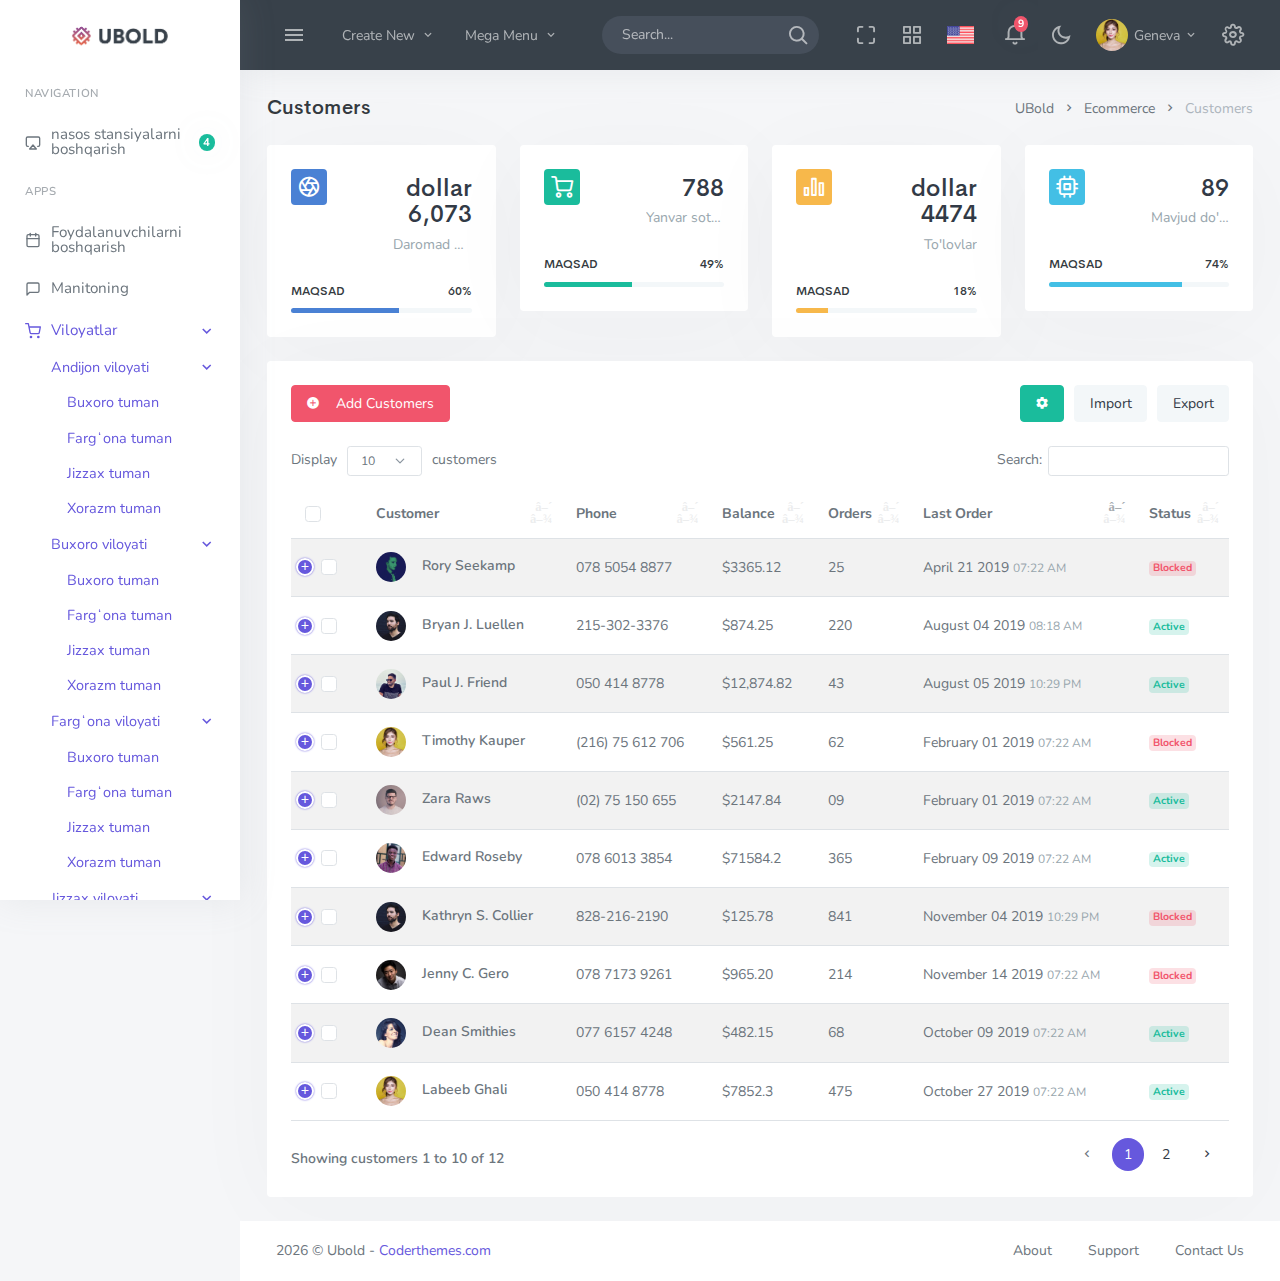
<file: tuman.html>
<!DOCTYPE html>
<html lang="en" data-topbar-color="dark">

    <head>
        <meta charset="utf-8" />
        <title>Customers | Ubold - Responsive Bootstrap 5 Admin Dashboard</title>
        <meta name="viewport" content="width=device-width, initial-scale=1.0">
        <meta content="A fully featured admin theme which can be used to build CRM, CMS, etc." name="description" />
        <meta content="Coderthemes" name="author" />

        <!-- App favicon -->
        <link rel="shortcut icon" href="assets/images/favicon.ico">

        <!-- third party css -->
        <link href="./assets/css/dataTables.bootstrap5.min.css" rel="stylesheet" type="text/css" />
        <link href="./assets/css/responsive.bootstrap5.min.css" rel="stylesheet" type="text/css" />
        <!-- third prty css end -->

	    <!-- Theme Config Js -->
	    <script src="./assets/js/head.js"></script>

	    <!-- Bootstrap css -->
	    <link href="./assets/css/bootstrap.min.css" rel="stylesheet" type="text/css" id="app-style" />

	    <!-- App css -->
	    <link href="./assets/css/app.min.css" rel="stylesheet" type="text/css" />

	    <!-- Icons css -->
	    <link href="./assets/css/icons.min.css" rel="stylesheet" type="text/css" />
    </head>

    <body>

        <!-- Begin page -->
        <div id="wrapper">


            <!-- ========== Menu ========== -->
            <div class="app-menu">

                <!-- Brand Logo -->
                <div class="logo-box">
                    <!-- Brand Logo Light -->
                    <a href="index.html" class="logo-light">
                        <img src="assets/images/logo-light.png" alt="logo" class="logo-lg">
                        <img src="assets/images/logo-sm.png" alt="small logo" class="logo-sm">
                    </a>
    
                    <!-- Brand Logo Dark -->
                    <a href="index.html" class="logo-dark">
                        <img src="assets/images/logo-dark.png" alt="dark logo" class="logo-lg">
                        <img src="assets/images/logo-sm.png" alt="small logo" class="logo-sm">
                    </a>
                </div>
    
                <!-- menu-left -->
                <div class="scrollbar">
    
                    <!-- User box -->
                    <div class="user-box text-center">
                        <img src="assets/images/users/user-1.jpg" alt="user-img" title="Mat Helme" class="rounded-circle avatar-md">
                        <div class="dropdown">
                            <a href="javascript: void(0);" class="dropdown-toggle h5 mb-1 d-block" data-bs-toggle="dropdown">Geneva Kennedy</a>
                            <div class="dropdown-menu user-pro-dropdown">
    
                                <!-- item-->
                                <a href="javascript:void(0);" class="dropdown-item notify-item">
                                    <i class="fe-user me-1"></i>
                                    <span>My Account</span>
                                </a>
    
                                <!-- item-->
                                <a href="javascript:void(0);" class="dropdown-item notify-item">
                                    <i class="fe-settings me-1"></i>
                                    <span>Settings</span>
                                </a>
    
                                <!-- item-->
                                <a href="javascript:void(0);" class="dropdown-item notify-item">
                                    <i class="fe-lock me-1"></i>
                                    <span>Lock Screen</span>
                                </a>
    
                                <!-- item-->
                                <a href="javascript:void(0);" class="dropdown-item notify-item">
                                    <i class="fe-log-out me-1"></i>
                                    <span>Logout</span>
                                </a>
    
                            </div>
                        </div>
                        <p class="text-muted mb-0">Admin Head</p>
                    </div>
    
                    <!--- Menu -->
                    <ul class="menu">
    
                        <li class="menu-title">Navigation</li>
    
                        <li class="menu-item">
                            <a href="#menuDashboards" data-bs-toggle="collapse" class="menu-link">
                                <span class="menu-icon"><i data-feather="airplay"></i></span>
                                <span class="menu-text"> nasos stansiyalarni <br>  boshqarish </span>
                                <span class="badge bg-success rounded-pill ms-auto">4</span>
                            </a>
                            <div class="collapse" id="menuDashboards">
                                <ul class="sub-menu">
                                    <li class="menu-item">
                                        <a href="malumotbir.html" class="menu-link">
                                            <span class="menu-text">Ro'yxatdan o'tkazish</span>
                                        </a>
                                    </li>
                                    <li class="menu-item">
                                        <a href="hisobot.html" class="menu-link">
                                            <span class="menu-text">Hisobotlar</span>
                                        </a>
                                    </li>
                                    
                                </ul>
                            </div>
                        </li>
    
                        <li class="menu-title">Apps</li>
    
                        <li class="menu-item">
                            <a href="user.html" class="menu-link">
                                <span class="menu-icon"><i data-feather="calendar"></i></span>
                                <span class="menu-text">Foydalanuvchilarni <br> boshqarish</span>
                            </a>
                        </li>
    
                        <li class="menu-item">
                            <a href="./manitoring.html" class="menu-link">
                                <span class="menu-icon"><i data-feather="message-square"></i></span>
                                <span class="menu-text"> Manitoning </span>
                            </a>
                        </li>
    
                        <li class="menu-item">
                            <a href="#menuEcommerce" data-bs-toggle="collapse" class="menu-link">
                                <span class="menu-icon"><i data-feather="shopping-cart"></i></span>
                                <span class="menu-text"> Viloyatlar </span>
                                <span class="menu-arrow"></span>
                            </a>
                            <div class="collapse" id="menuEcommerce">
                                <ul class="sub-menu">
                                    <li class="menu-item">
                                        <a href="#menuEcommerce1" data-bs-toggle="collapse" class="menu-link">
                                            
                                            <span class="menu-text"> Andijon viloyati </span>
                                            <span class="menu-arrow"></span>
                                        </a>
                                        <div class="collapse" id="menuEcommerce1">
                                            <ul class="sub-menu">
                                                <li class="menu-item">
                                                    <a href="./tuman.html" class="menu-link">
                                                        <span class="menu-text">Buxoro tuman</span>
                                                    </a>
                                                </li>
                                                <li class="menu-item">
                                                    <a href="./tuman.html" class="menu-link">
                                                        <span class="menu-text">Fargʻona tuman</span>
                                                    </a>
                                                </li>
                                                <li class="menu-item">
                                                    <a href="./tuman.html" class="menu-link">
                                                        <span class="menu-text">Jizzax tuman</span>
                                                    </a>
                                                </li>
                                                <li class="menu-item">
                                                    <a href="./tuman.html" class="menu-link">
                                                        <span class="menu-text">Xorazm tuman</span>
                                                    </a>
                                                </li>
                                            </ul>
                                        </div>
                                    </li>
                                    <li class="menu-item">
                                        <a href="#menuEcommerce2" data-bs-toggle="collapse" class="menu-link">
                                            
                                            <span class="menu-text"> Buxoro viloyati </span>
                                            <span class="menu-arrow"></span>
                                        </a>
                                        <div class="collapse" id="menuEcommerce2">
                                            <ul class="sub-menu">
                                                <li class="menu-item">
                                                    <a href="./tuman.html" class="menu-link">
                                                        <span class="menu-text">Buxoro tuman</span>
                                                    </a>
                                                </li>
                                                <li class="menu-item">
                                                    <a href="./tuman.html" class="menu-link">
                                                        <span class="menu-text">Fargʻona tuman</span>
                                                    </a>
                                                </li>
                                                <li class="menu-item">
                                                    <a href="./tuman.html" class="menu-link">
                                                        <span class="menu-text">Jizzax tuman</span>
                                                    </a>
                                                </li>
                                                <li class="menu-item">
                                                    <a href="./tuman.html" class="menu-link">
                                                        <span class="menu-text">Xorazm tuman</span>
                                                    </a>
                                                </li>
                                            </ul>
                                        </div>
                                    </li>
                                    <li class="menu-item">
                                        <a href="#menuEcommerce3" data-bs-toggle="collapse" class="menu-link">
                                            
                                            <span class="menu-text"> Fargʻona viloyati </span>
                                            <span class="menu-arrow"></span>
                                        </a>
                                        <div class="collapse" id="menuEcommerce3">
                                            <ul class="sub-menu">
                                                <li class="menu-item">
                                                    <a href="./tuman.html" class="menu-link">
                                                        <span class="menu-text">Buxoro tuman</span>
                                                    </a>
                                                </li>
                                                <li class="menu-item">
                                                    <a href="./tuman.html" class="menu-link">
                                                        <span class="menu-text">Fargʻona tuman</span>
                                                    </a>
                                                </li>
                                                <li class="menu-item">
                                                    <a href="./tuman.html" class="menu-link">
                                                        <span class="menu-text">Jizzax tuman</span>
                                                    </a>
                                                </li>
                                                <li class="menu-item">
                                                    <a href="./tuman.html" class="menu-link">
                                                        <span class="menu-text">Xorazm tuman</span>
                                                    </a>
                                                </li>
                                            </ul>
                                        </div>
                                    </li>
                                    <li class="menu-item">
                                        <a href="#menuEcommerce4" data-bs-toggle="collapse" class="menu-link">
                                            
                                            <span class="menu-text"> Jizzax viloyati </span>
                                            <span class="menu-arrow"></span>
                                        </a>
                                        <div class="collapse" id="menuEcommerce4">
                                            <ul class="sub-menu">
                                                <li class="menu-item">
                                                    <a href="./tuman.html" class="menu-link">
                                                        <span class="menu-text">Buxoro tuman</span>
                                                    </a>
                                                </li>
                                                <li class="menu-item">
                                                    <a href="./tuman.html" class="menu-link">
                                                        <span class="menu-text">Fargʻona tuman</span>
                                                    </a>
                                                </li>
                                                <li class="menu-item">
                                                    <a href="./tuman.html" class="menu-link">
                                                        <span class="menu-text">Jizzax tuman</span>
                                                    </a>
                                                </li>
                                                <li class="menu-item">
                                                    <a href="./tuman.html" class="menu-link">
                                                        <span class="menu-text">Xorazm tuman</span>
                                                    </a>
                                                </li>
                                            </ul>
                                        </div>
                                    </li>
                                    <li class="menu-item">
                                        <a href="#menuEcommerce5" data-bs-toggle="collapse" class="menu-link">
                                            
                                            <span class="menu-text"> Xorazm viloyati </span>
                                            <span class="menu-arrow"></span>
                                        </a>
                                        <div class="collapse" id="menuEcommerce5">
                                            <ul class="sub-menu">
                                                <li class="menu-item">
                                                    <a href="./tuman.html" class="menu-link">
                                                        <span class="menu-text">Buxoro tuman</span>
                                                    </a>
                                                </li>
                                                <li class="menu-item">
                                                    <a href="./tuman.html" class="menu-link">
                                                        <span class="menu-text">Fargʻona tuman</span>
                                                    </a>
                                                </li>
                                                <li class="menu-item">
                                                    <a href="./tuman.html" class="menu-link">
                                                        <span class="menu-text">Jizzax tuman</span>
                                                    </a>
                                                </li>
                                                <li class="menu-item">
                                                    <a href="./tuman.html" class="menu-link">
                                                        <span class="menu-text">Xorazm tuman</span>
                                                    </a>
                                                </li>
                                            </ul>
                                        </div>
                                    </li>
                                </ul>
                            </div>
                        </li>
    
                    </ul>
                    <!--- End Menu -->
                    <div class="clearfix"></div>
                </div>
            </div>
            <!-- ========== Left menu End ========== -->





            <!-- ============================================================== -->
            <!-- Start Page Content here -->
            <!-- ============================================================== -->

            <div class="content-page">

                <!-- ========== Topbar Start ========== -->
                <div class="navbar-custom">
                    <div class="topbar">
                        <div class="topbar-menu d-flex align-items-center gap-1">

                            <!-- Topbar Brand Logo -->
                            <div class="logo-box">
                                <!-- Brand Logo Light -->
                                <a href="index.html" class="logo-light">
                                    <img src="assets/images/logo-light.png" alt="logo" class="logo-lg">
                                    <img src="assets/images/logo-sm.png" alt="small logo" class="logo-sm">
                                </a>

                                <!-- Brand Logo Dark -->
                                <a href="index.html" class="logo-dark">
                                    <img src="assets/images/logo-dark.png" alt="dark logo" class="logo-lg">
                                    <img src="assets/images/logo-sm.png" alt="small logo" class="logo-sm">
                                </a>
                            </div>

                            <!-- Sidebar Menu Toggle Button -->
                            <button class="button-toggle-menu">
                                <i class="mdi mdi-menu"></i>
                            </button>

                            <!-- Dropdown Menu -->
                            <div class="dropdown d-none d-xl-block">
                                <a class="nav-link dropdown-toggle waves-effect waves-light" data-bs-toggle="dropdown" href="#" role="button" aria-haspopup="false" aria-expanded="false">
                                    Create New
                                    <i class="mdi mdi-chevron-down ms-1"></i>
                                </a>
                                <div class="dropdown-menu">
                                    <!-- item-->
                                    <a href="javascript:void(0);" class="dropdown-item">
                                        <i class="fe-briefcase me-1"></i>
                                        <span>New Projects</span>
                                    </a>

                                    <!-- item-->
                                    <a href="javascript:void(0);" class="dropdown-item">
                                        <i class="fe-user me-1"></i>
                                        <span>Create Users</span>
                                    </a>

                                    <!-- item-->
                                    <a href="javascript:void(0);" class="dropdown-item">
                                        <i class="fe-bar-chart-line- me-1"></i>
                                        <span>Revenue Report</span>
                                    </a>

                                    <!-- item-->
                                    <a href="javascript:void(0);" class="dropdown-item">
                                        <i class="fe-settings me-1"></i>
                                        <span>Settings</span>
                                    </a>

                                    <div class="dropdown-divider"></div>

                                    <!-- item-->
                                    <a href="javascript:void(0);" class="dropdown-item">
                                        <i class="fe-headphones me-1"></i>
                                        <span>Help & Support</span>
                                    </a>

                                </div>
                            </div>

                            <!-- Mega Menu Dropdown -->
                            <div class="dropdown dropdown-mega d-none d-xl-block">
                                <a class="nav-link dropdown-toggle waves-effect waves-light" data-bs-toggle="dropdown" href="#" role="button" aria-haspopup="false" aria-expanded="false">
                                    Mega Menu
                                    <i class="mdi mdi-chevron-down  ms-1"></i>
                                </a>
                                <div class="dropdown-menu dropdown-megamenu">
                                    <div class="row">
                                        <div class="col-sm-8">

                                            <div class="row">
                                                <div class="col-md-4">
                                                    <h5 class="text-dark mt-0">UI Components</h5>
                                                    <ul class="list-unstyled megamenu-list">
                                                        <li>
                                                            <a href="widgets.html">Widgets</a>
                                                        </li>
                                                        <li>
                                                            <a href="extended-nestable.html">Nestable List</a>
                                                        </li>
                                                        <li>
                                                            <a href="javascript:void(0);">Range Sliders</a>
                                                        </li>
                                                        <li>
                                                            <a href="pages-gallery.html">Masonry Items</a>
                                                        </li>
                                                        <li>
                                                            <a href="extended-sweet-alert.html">Sweet Alerts</a>
                                                        </li>
                                                        <li>
                                                            <a href="javascript:void(0);">Treeview Page</a>
                                                        </li>
                                                        <li>
                                                            <a href="extended-tour.html">Tour Page</a>
                                                        </li>
                                                    </ul>
                                                </div>

                                                <div class="col-md-4">
                                                    <h5 class="text-dark mt-0">Applications</h5>
                                                    <ul class="list-unstyled megamenu-list">
                                                        <li>
                                                            <a href="ecommerce-products.html">eCommerce Pages</a>
                                                        </li>
                                                        <li>
                                                            <a href="crm-dashboard.html">CRM Pages</a>
                                                        </li>
                                                        <li>
                                                            <a href="email-inbox.html">Email</a>
                                                        </li>
                                                        <li>
                                                            <a href="apps-calendar.html">Calendar</a>
                                                        </li>
                                                        <li>
                                                            <a href="contacts-list.html">Team Contacts</a>
                                                        </li>
                                                        <li>
                                                            <a href="task-kanban-board.html">Task Board</a>
                                                        </li>
                                                        <li>
                                                            <a href="email-templates.html">Email Templates</a>
                                                        </li>
                                                    </ul>
                                                </div>

                                                <div class="col-md-4">
                                                    <h5 class="text-dark mt-0">Extra Pages</h5>
                                                    <ul class="list-unstyled megamenu-list">
                                                        <li>
                                                            <a href="javascript:void(0);">Left Sidebar with User</a>
                                                        </li>
                                                        <li>
                                                            <a href="javascript:void(0);">Menu Collapsed</a>
                                                        </li>
                                                        <li>
                                                            <a href="javascript:void(0);">Small Left Sidebar</a>
                                                        </li>
                                                        <li>
                                                            <a href="javascript:void(0);">New Header Style</a>
                                                        </li>
                                                        <li>
                                                            <a href="pages-search-results.html">Search Result</a>
                                                        </li>
                                                        <li>
                                                            <a href="pages-gallery.html">Gallery Pages</a>
                                                        </li>
                                                        <li>
                                                            <a href="pages-coming-soon.html">Maintenance & Coming Soon</a>
                                                        </li>
                                                    </ul>
                                                </div>
                                            </div>
                                        </div>
                                        <div class="col-sm-4">
                                            <div class="text-center mt-3">
                                                <h3 class="text-dark">Special Discount Sale!</h3>
                                                <h4>Save up to 70% off.</h4>
                                                <a href="https://1.envato.market/uboldadmin" target="_blank" class="btn btn-primary rounded-pill mt-3">Download Now</a>
                                            </div>
                                        </div>
                                    </div>
                                </div>
                            </div>
                        </div>

                        <ul class="topbar-menu d-flex align-items-center">
                            <!-- Topbar Search Form -->
                            <li class="app-search dropdown me-3 d-none d-lg-block">
                                <form>
                                    <input type="search" class="form-control rounded-pill" placeholder="Search..." id="top-search">
                                    <span class="fe-search search-icon font-22"></span>
                                </form>
                                <div class="dropdown-menu dropdown-menu-animated dropdown-lg" id="search-dropdown">
                                    <!-- item-->
                                    <div class="dropdown-header noti-title">
                                        <h5 class="text-overflow mb-2">Found 22 results</h5>
                                    </div>

                                    <!-- item-->
                                    <a href="javascript:void(0);" class="dropdown-item notify-item">
                                        <i class="fe-home me-1"></i>
                                        <span>Analytics Report</span>
                                    </a>

                                    <!-- item-->
                                    <a href="javascript:void(0);" class="dropdown-item notify-item">
                                        <i class="fe-aperture me-1"></i>
                                        <span>How can I help you?</span>
                                    </a>

                                    <!-- item-->
                                    <a href="javascript:void(0);" class="dropdown-item notify-item">
                                        <i class="fe-settings me-1"></i>
                                        <span>User profile settings</span>
                                    </a>

                                    <!-- item-->
                                    <div class="dropdown-header noti-title">
                                        <h6 class="text-overflow mb-2 text-uppercase">Users</h6>
                                    </div>

                                    <div class="notification-list">
                                        <!-- item-->
                                        <a href="javascript:void(0);" class="dropdown-item notify-item">
                                            <div class="d-flex align-items-start">
                                                <img class="d-flex me-2 rounded-circle" src="assets/images/users/user-2.jpg" alt="Generic placeholder image" height="32">
                                                <div class="w-100">
                                                    <h5 class="m-0 font-14">Erwin E. Brown</h5>
                                                    <span class="font-12 mb-0">UI Designer</span>
                                                </div>
                                            </div>
                                        </a>

                                        <!-- item-->
                                        <a href="javascript:void(0);" class="dropdown-item notify-item">
                                            <div class="d-flex align-items-start">
                                                <img class="d-flex me-2 rounded-circle" src="assets/images/users/user-5.jpg" alt="Generic placeholder image" height="32">
                                                <div class="w-100">
                                                    <h5 class="m-0 font-14">Jacob Deo</h5>
                                                    <span class="font-12 mb-0">Developer</span>
                                                </div>
                                            </div>
                                        </a>
                                    </div>
                                </div>
                            </li>

                            <!-- Fullscreen Button -->
                            <li class="d-none d-md-inline-block">
                                <a class="nav-link waves-effect waves-light" href="" data-toggle="fullscreen">
                                    <i class="fe-maximize font-22"></i>
                                </a>
                            </li>

                            <!-- Search Dropdown (for Mobile/Tablet) -->
                            <li class="dropdown d-lg-none">
                                <a class="nav-link dropdown-toggle waves-effect waves-light arrow-none" data-bs-toggle="dropdown" href="#" role="button" aria-haspopup="false" aria-expanded="false">
                                    <i class="ri-search-line font-22"></i>
                                </a>
                                <div class="dropdown-menu dropdown-menu-animated dropdown-lg p-0">
                                    <form class="p-3">
                                        <input type="search" class="form-control" placeholder="Search ..." aria-label="Recipient's username">
                                    </form>
                                </div>
                            </li>

                            <!-- App Dropdown -->
                            <li class="dropdown d-none d-md-inline-block">
                                <a class="nav-link dropdown-toggle waves-effect waves-light arrow-none" data-bs-toggle="dropdown" href="#" role="button" aria-haspopup="false" aria-expanded="false">
                                    <i class="fe-grid font-22"></i>
                                </a>
                                <div class="dropdown-menu dropdown-menu-end dropdown-menu-animated dropdown-lg p-0">

                                    <div class="p-2">
                                        <div class="row g-0">
                                            <div class="col">
                                                <a class="dropdown-icon-item" href="#">
                                                    <img src="assets/images/brands/slack.png" alt="slack">
                                                    <span>Slack</span>
                                                </a>
                                            </div>
                                            <div class="col">
                                                <a class="dropdown-icon-item" href="#">
                                                    <img src="assets/images/brands/github.png" alt="Github">
                                                    <span>GitHub</span>
                                                </a>
                                            </div>
                                            <div class="col">
                                                <a class="dropdown-icon-item" href="#">
                                                    <img src="assets/images/brands/dribbble.png" alt="dribbble">
                                                    <span>Dribbble</span>
                                                </a>
                                            </div>
                                        </div>

                                        <div class="row g-0">
                                            <div class="col">
                                                <a class="dropdown-icon-item" href="#">
                                                    <img src="assets/images/brands/bitbucket.png" alt="bitbucket">
                                                    <span>Bitbucket</span>
                                                </a>
                                            </div>
                                            <div class="col">
                                                <a class="dropdown-icon-item" href="#">
                                                    <img src="assets/images/brands/dropbox.png" alt="dropbox">
                                                    <span>Dropbox</span>
                                                </a>
                                            </div>
                                            <div class="col">
                                                <a class="dropdown-icon-item" href="#">
                                                    <img src="assets/images/brands/g-suite.png" alt="G Suite">
                                                    <span>G Suite</span>
                                                </a>
                                            </div>
                                        </div> <!-- end row-->
                                    </div>
                                </div>
                            </li>

                            <!-- Language flag dropdown  -->
                            <li class="dropdown d-none d-md-inline-block">
                                <a class="nav-link dropdown-toggle waves-effect waves-light arrow-none" data-bs-toggle="dropdown" href="#" role="button" aria-haspopup="false" aria-expanded="false">
                                    <img src="assets/images/flags/us.jpg" alt="user-image" class="me-0 me-sm-1" height="18">
                                </a>
                                <div class="dropdown-menu dropdown-menu-end dropdown-menu-animated">

                                    <!-- item-->
                                    <a href="javascript:void(0);" class="dropdown-item">
                                        <img src="assets/images/flags/germany.jpg" alt="user-image" class="me-1" height="12"> <span class="align-middle">German</span>
                                    </a>

                                    <!-- item-->
                                    <a href="javascript:void(0);" class="dropdown-item">
                                        <img src="assets/images/flags/italy.jpg" alt="user-image" class="me-1" height="12"> <span class="align-middle">Italian</span>
                                    </a>

                                    <!-- item-->
                                    <a href="javascript:void(0);" class="dropdown-item">
                                        <img src="assets/images/flags/spain.jpg" alt="user-image" class="me-1" height="12"> <span class="align-middle">Spanish</span>
                                    </a>

                                    <!-- item-->
                                    <a href="javascript:void(0);" class="dropdown-item">
                                        <img src="assets/images/flags/russia.jpg" alt="user-image" class="me-1" height="12"> <span class="align-middle">Russian</span>
                                    </a>

                                </div>
                            </li>

                            <!-- Notofication dropdown -->
                            <li class="dropdown notification-list">
                                <a class="nav-link dropdown-toggle waves-effect waves-light arrow-none" data-bs-toggle="dropdown" href="#" role="button" aria-haspopup="false" aria-expanded="false">
                                    <i class="fe-bell font-22"></i>
                                    <span class="badge bg-danger rounded-circle noti-icon-badge">9</span>
                                </a>
                                <div class="dropdown-menu dropdown-menu-end dropdown-menu-animated dropdown-lg py-0">
                                    <div class="p-2 border-top-0 border-start-0 border-end-0 border-dashed border">
                                        <div class="row align-items-center">
                                            <div class="col">
                                                <h6 class="m-0 font-16 fw-semibold"> Notification</h6>
                                            </div>
                                            <div class="col-auto">
                                                <a href="javascript: void(0);" class="text-dark text-decoration-underline">
                                                    <small>Clear All</small>
                                                </a>
                                            </div>
                                        </div>
                                    </div>

                                    <div class="px-1" style="max-height: 300px;" data-simplebar>

                                        <h5 class="text-muted font-13 fw-normal mt-2">Today</h5>
                                        <!-- item-->

                                        <a href="javascript:void(0);" class="dropdown-item p-0 notify-item card unread-noti shadow-none mb-1">
                                            <div class="card-body">
                                                <span class="float-end noti-close-btn text-muted"><i class="mdi mdi-close"></i></span>
                                                <div class="d-flex align-items-center">
                                                    <div class="flex-shrink-0">
                                                        <div class="notify-icon bg-primary">
                                                            <i class="mdi mdi-comment-account-outline"></i>
                                                        </div>
                                                    </div>
                                                    <div class="flex-grow-1 text-truncate ms-2">
                                                        <h5 class="noti-item-title fw-semibold font-14">Datacorp <small class="fw-normal text-muted ms-1">1 min ago</small></h5>
                                                        <small class="noti-item-subtitle text-muted">Caleb Flakelar commented on Admin</small>
                                                    </div>
                                                </div>
                                            </div>
                                        </a>

                                        <!-- item-->
                                        <a href="javascript:void(0);" class="dropdown-item p-0 notify-item card read-noti shadow-none mb-1">
                                            <div class="card-body">
                                                <span class="float-end noti-close-btn text-muted"><i class="mdi mdi-close"></i></span>
                                                <div class="d-flex align-items-center">
                                                    <div class="flex-shrink-0">
                                                        <div class="notify-icon bg-info">
                                                            <i class="mdi mdi-account-plus"></i>
                                                        </div>
                                                    </div>
                                                    <div class="flex-grow-1 text-truncate ms-2">
                                                        <h5 class="noti-item-title fw-semibold font-14">Admin <small class="fw-normal text-muted ms-1">1 hours ago</small></h5>
                                                        <small class="noti-item-subtitle text-muted">New user registered</small>
                                                    </div>
                                                </div>
                                            </div>
                                        </a>

                                        <h5 class="text-muted font-13 fw-normal mt-0">Yesterday</h5>

                                        <!-- item-->
                                        <a href="javascript:void(0);" class="dropdown-item p-0 notify-item card read-noti shadow-none mb-1">
                                            <div class="card-body">
                                                <span class="float-end noti-close-btn text-muted"><i class="mdi mdi-close"></i></span>
                                                <div class="d-flex align-items-center">
                                                    <div class="flex-shrink-0">
                                                        <div class="notify-icon">
                                                            <img src="assets/images/users/avatar-2.jpg" class="img-fluid rounded-circle" alt="" />
                                                        </div>
                                                    </div>
                                                    <div class="flex-grow-1 text-truncate ms-2">
                                                        <h5 class="noti-item-title fw-semibold font-14">Cristina Pride <small class="fw-normal text-muted ms-1">1 day ago</small></h5>
                                                        <small class="noti-item-subtitle text-muted">Hi, How are you? What about our next meeting</small>
                                                    </div>
                                                </div>
                                            </div>
                                        </a>

                                        <h5 class="text-muted font-13 fw-normal mt-0">30 Dec 2021</h5>

                                        <!-- item-->
                                        <a href="javascript:void(0);" class="dropdown-item p-0 notify-item card read-noti shadow-none mb-1">
                                            <div class="card-body">
                                                <span class="float-end noti-close-btn text-muted"><i class="mdi mdi-close"></i></span>
                                                <div class="d-flex align-items-center">
                                                    <div class="flex-shrink-0">
                                                        <div class="notify-icon bg-primary">
                                                            <i class="mdi mdi-comment-account-outline"></i>
                                                        </div>
                                                    </div>
                                                    <div class="flex-grow-1 text-truncate ms-2">
                                                        <h5 class="noti-item-title fw-semibold font-14">Datacorp</h5>
                                                        <small class="noti-item-subtitle text-muted">Caleb Flakelar commented on Admin</small>
                                                    </div>
                                                </div>
                                            </div>
                                        </a>

                                        <!-- item-->
                                        <a href="javascript:void(0);" class="dropdown-item p-0 notify-item card read-noti shadow-none mb-1">
                                            <div class="card-body">
                                                <span class="float-end noti-close-btn text-muted"><i class="mdi mdi-close"></i></span>
                                                <div class="d-flex align-items-center">
                                                    <div class="flex-shrink-0">
                                                        <div class="notify-icon">
                                                            <img src="assets/images/users/avatar-4.jpg" class="img-fluid rounded-circle" alt="" />
                                                        </div>
                                                    </div>
                                                    <div class="flex-grow-1 text-truncate ms-2">
                                                        <h5 class="noti-item-title fw-semibold font-14">Karen Robinson</h5>
                                                        <small class="noti-item-subtitle text-muted">Wow ! this admin looks good and awesome design</small>
                                                    </div>
                                                </div>
                                            </div>
                                        </a>

                                        <div class="text-center">
                                            <i class="mdi mdi-dots-circle mdi-spin text-muted h3 mt-0"></i>
                                        </div>
                                    </div>

                                    <!-- All-->
                                    <a href="javascript:void(0);" class="dropdown-item text-center text-primary notify-item border-top border-light py-2">
                                        View All
                                    </a>

                                </div>
                            </li>

                            <!-- Light/Darj Mode Toggle Button -->
                            <li class="d-none d-sm-inline-block">
                                <div class="nav-link waves-effect waves-light" id="light-dark-mode">
                                    <i class="ri-moon-line font-22"></i>
                                </div>
                            </li>

                            <!-- User Dropdown -->
                            <li class="dropdown">
                                <a class="nav-link dropdown-toggle nav-user me-0 waves-effect waves-light" data-bs-toggle="dropdown" href="#" role="button" aria-haspopup="false" aria-expanded="false">
                                    <img src="assets/images/users/user-1.jpg" alt="user-image" class="rounded-circle">
                                    <span class="ms-1 d-none d-md-inline-block">
                                        Geneva <i class="mdi mdi-chevron-down"></i>
                                    </span>
                                </a>
                                <div class="dropdown-menu dropdown-menu-end profile-dropdown ">
                                    <!-- item-->
                                    <div class="dropdown-header noti-title">
                                        <h6 class="text-overflow m-0">Welcome !</h6>
                                    </div>

                                    <!-- item-->
                                    <a href="javascript:void(0);" class="dropdown-item notify-item">
                                        <i class="fe-user"></i>
                                        <span>My Account</span>
                                    </a>

                                    <!-- item-->
                                    <a href="javascript:void(0);" class="dropdown-item notify-item">
                                        <i class="fe-settings"></i>
                                        <span>Settings</span>
                                    </a>

                                    <!-- item-->
                                    <a href="javascript:void(0);" class="dropdown-item notify-item">
                                        <i class="fe-lock"></i>
                                        <span>Lock Screen</span>
                                    </a>

                                    <div class="dropdown-divider"></div>

                                    <!-- item-->
                                    <a href="javascript:void(0);" class="dropdown-item notify-item">
                                        <i class="fe-log-out"></i>
                                        <span>Logout</span>
                                    </a>

                                </div>
                            </li>

                            <!-- Right Bar offcanvas button (Theme Customization Panel) -->
                            <li>
                                <a class="nav-link waves-effect waves-light" data-bs-toggle="offcanvas" href="#theme-settings-offcanvas">
                                    <i class="fe-settings font-22"></i>
                                </a>
                            </li>
                        </ul>
                    </div>
                </div>
                <!-- ========== Topbar End ========== -->

                <div class="content">

                    <!-- Start Content-->
                    <div class="container-fluid">

                        <!-- start page title -->
                        <div class="row">
                            <div class="col-12">
                                <div class="page-title-box">
                                    <div class="page-title-right">
                                        <ol class="breadcrumb m-0">
                                            <li class="breadcrumb-item"><a href="javascript: void(0);">UBold</a></li>
                                            <li class="breadcrumb-item"><a href="javascript: void(0);">Ecommerce</a></li>
                                            <li class="breadcrumb-item active">Customers</li>
                                        </ol>
                                    </div>
                                    <h4 class="page-title">Customers</h4>
                                </div>
                            </div>
                        </div>
                        <!-- end page title -->

                        <div class="row">
                            <div class="col-12">
                                <div class="row">
                                    <div class="col-md-6 col-xl-3">
                                        <div class="card">
                                            <div class="card-body">
                                                <div class="row">
                                                    <div class="col-6">
                                                        <div class="avatar-sm bg-blue rounded">
                                                            <i class="fe-aperture avatar-title font-22 text-white"></i>
                                                        </div>
                                                    </div>
                                                    <div class="col-6">
                                                        <div class="text-end">
                                                            <h3 class="text-dark my-1"><font style="vertical-align: inherit;"><font style="vertical-align: inherit;"> dollar</font></font><span data-plugin="counterup"><font style="vertical-align: inherit;"><font style="vertical-align: inherit;">12,145</font></font></span></h3>
                                                            <p class="text-muted mb-1 text-truncate"><font style="vertical-align: inherit;"><font style="vertical-align: inherit;">Daromad holati</font></font></p>
                                                        </div>
                                                    </div>
                                                </div>
                                                <div class="mt-3">
                                                    <h6 class="text-uppercase"><font style="vertical-align: inherit;"><font style="vertical-align: inherit;">Maqsad</font></font><span class="float-end"><font style="vertical-align: inherit;"><font style="vertical-align: inherit;">60%</font></font></span></h6>
                                                    <div class="progress progress-sm m-0">
                                                        <div class="progress-bar bg-blue" role="progressbar" aria-valuenow="60" aria-valuemin="0" aria-valuemax="100" style="width: 60%">
                                                            <span class="visually-hidden"><font style="vertical-align: inherit;"><font style="vertical-align: inherit;">60% bajarildi</font></font></span>
                                                        </div>
                                                    </div>
                                                </div>
                                            </div>
                                        </div> <!-- end card-->
                                    </div> <!-- end col -->
        
                                    <div class="col-md-6 col-xl-3">
                                        <div class="card">
                                            <div class="card-body">
                                                <div class="row">
                                                    <div class="col-6">
                                                        <div class="avatar-sm bg-success rounded">
                                                            <i class="fe-shopping-cart avatar-title font-22 text-white"></i>
                                                        </div>
                                                    </div>
                                                    <div class="col-6">
                                                        <div class="text-end">
                                                            <h3 class="text-dark my-1"><span data-plugin="counterup"><font style="vertical-align: inherit;"><font style="vertical-align: inherit;">1576</font></font></span></h3>
                                                            <p class="text-muted mb-1 text-truncate"><font style="vertical-align: inherit;"><font style="vertical-align: inherit;">Yanvar sotuvi</font></font></p>
                                                        </div>
                                                    </div>
                                                </div>
                                                <div class="mt-3">
                                                    <h6 class="text-uppercase"><font style="vertical-align: inherit;"><font style="vertical-align: inherit;">Maqsad</font></font><span class="float-end"><font style="vertical-align: inherit;"><font style="vertical-align: inherit;">49%</font></font></span></h6>
                                                    <div class="progress progress-sm m-0">
                                                        <div class="progress-bar bg-success" role="progressbar" aria-valuenow="49" aria-valuemin="0" aria-valuemax="100" style="width: 49%">
                                                            <span class="visually-hidden"><font style="vertical-align: inherit;"><font style="vertical-align: inherit;">49% bajarildi</font></font></span>
                                                        </div>
                                                    </div>
                                                </div>
                                            </div>
                                        </div> <!-- end card-->
                                    </div> <!-- end col -->
        
                                    <div class="col-md-6 col-xl-3">
                                        <div class="card">
                                            <div class="card-body">
                                                <div class="row">
                                                    <div class="col-6">
                                                        <div class="avatar-sm bg-warning rounded">
                                                            <i class="fe-bar-chart-2 avatar-title font-22 text-white"></i>
                                                        </div>
                                                    </div>
                                                    <div class="col-6">
                                                        <div class="text-end">
                                                            <h3 class="text-dark my-1"><font style="vertical-align: inherit;"><font style="vertical-align: inherit;"> dollar</font></font><span data-plugin="counterup"><font style="vertical-align: inherit;"><font style="vertical-align: inherit;">8947</font></font></span></h3>
                                                            <p class="text-muted mb-1 text-truncate"><font style="vertical-align: inherit;"><font style="vertical-align: inherit;">To'lovlar</font></font></p>
                                                        </div>
                                                    </div>
                                                </div>
                                                <div class="mt-3">
                                                    <h6 class="text-uppercase"><font style="vertical-align: inherit;"><font style="vertical-align: inherit;">Maqsad</font></font><span class="float-end"><font style="vertical-align: inherit;"><font style="vertical-align: inherit;">18%</font></font></span></h6>
                                                    <div class="progress progress-sm m-0">
                                                        <div class="progress-bar bg-warning" role="progressbar" aria-valuenow="18" aria-valuemin="0" aria-valuemax="100" style="width: 18%">
                                                            <span class="visually-hidden"><font style="vertical-align: inherit;"><font style="vertical-align: inherit;">18% bajarildi</font></font></span>
                                                        </div>
                                                    </div>
                                                </div>
                                            </div>
                                        </div> <!-- end card-->
                                    </div> <!-- end col -->
        
                                    <div class="col-md-6 col-xl-3">
                                        <div class="card">
                                            <div class="card-body">
                                                <div class="row">
                                                    <div class="col-6">
                                                        <div class="avatar-sm bg-info rounded">
                                                            <i class="fe-cpu avatar-title font-22 text-white"></i>
                                                        </div>
                                                    </div>
                                                    <div class="col-6">
                                                        <div class="text-end">
                                                            <h3 class="text-dark my-1"><span data-plugin="counterup"><font style="vertical-align: inherit;"><font style="vertical-align: inherit;">178</font></font></span></h3>
                                                            <p class="text-muted mb-1 text-truncate"><font style="vertical-align: inherit;"><font style="vertical-align: inherit;">Mavjud do'konlar</font></font></p>
                                                        </div>
                                                    </div>
                                                </div>
                                                <div class="mt-3">
                                                    <h6 class="text-uppercase"><font style="vertical-align: inherit;"><font style="vertical-align: inherit;">Maqsad</font></font><span class="float-end"><font style="vertical-align: inherit;"><font style="vertical-align: inherit;">74%</font></font></span></h6>
                                                    <div class="progress progress-sm m-0">
                                                        <div class="progress-bar bg-info" role="progressbar" aria-valuenow="74" aria-valuemin="0" aria-valuemax="100" style="width: 74%">
                                                            <span class="visually-hidden"><font style="vertical-align: inherit;"><font style="vertical-align: inherit;">74% bajarildi</font></font></span>
                                                        </div>
                                                    </div>
                                                </div>
                                            </div>
                                        </div> <!-- end card-->
                                    </div> <!-- end col -->
                                </div>
                                <div class="card">
                                    <div class="card-body">
                                        <div class="row mb-2">
                                            <div class="col-sm-4">
                                                <a href="javascript:void(0);" class="btn btn-danger mb-2"><i class="mdi mdi-plus-circle me-2"></i> Add Customers</a>
                                            </div>
                                            <div class="col-sm-8">
                                                <div class="text-sm-end">
                                                    <button type="button" class="btn btn-success mb-2 me-1"><i class="mdi mdi-cog"></i></button>
                                                    <button type="button" class="btn btn-light mb-2 me-1">Import</button>
                                                    <button type="button" class="btn btn-light mb-2">Export</button>
                                                </div>
                                            </div><!-- end col-->
                                        </div>

                                        <div class="table-responsive">
                                            <table class="table table-centered table-striped dt-responsive nowrap w-100" id="products-datatable">
                                                <thead>
                                                    <tr>
                                                        <th style="width: 20px;">
                                                            <div class="form-check">
                                                                <input type="checkbox" class="form-check-input" id="customCheck1">
                                                                <label class="form-check-label" for="customCheck1">&nbsp;</label>
                                                            </div>
                                                        </th>
                                                        <th>Customer</th>
                                                        <th>Phone</th>
                                                        <th>Balance</th>
                                                        <th>Orders</th>
                                                        <th>Last Order</th>
                                                        <th>Status</th>
                                                        <th style="width: 75px;">Action</th>
                                                    </tr>
                                                </thead>
                                                <tbody>
                                                    <tr>
                                                        <td>
                                                            <div class="form-check">
                                                                <input type="checkbox" class="form-check-input" id="customCheck2">
                                                                <label class="form-check-label" for="customCheck2">ABC</label>
                                                            </div>
                                                        </td>
                                                        <td class="table-user">
                                                            <img src="assets/images/users/user-4.jpg" alt="table-user" class="me-2 rounded-circle">
                                                            <a href="javascript:void(0);" class="text-body fw-semibold">Paul J. Friend</a>
                                                        </td>
                                                        <td>050 414 8778</td>
                                                        <td>
                                                            $12,874.82
                                                        </td>
                                                        <td>
                                                            43
                                                        </td>
                                                        <td>
                                                            August 05 2019 <small class="text-muted">10:29 PM</small>
                                                        </td>
                                                        <td>
                                                            <span class="badge badge-soft-success">Active</span>
                                                        </td>

                                                        <td>
                                                            <a href="javascript:void(0);" class="action-icon"> <i class="mdi mdi-square-edit-outline"></i></a>
                                                            <a href="javascript:void(0);" class="action-icon"> <i class="mdi mdi-delete"></i></a>
                                                        </td>
                                                    </tr>

                                                    <tr>
                                                        <td>
                                                            <div class="form-check">
                                                                <input type="checkbox" class="form-check-input" id="customCheck3">
                                                                <label class="form-check-label" for="customCheck3">&nbsp;</label>
                                                            </div>
                                                        </td>
                                                        <td class="table-user">
                                                            <img src="assets/images/users/user-3.jpg" alt="table-user" class="me-2 rounded-circle">
                                                            <a href="javascript:void(0);" class="text-body fw-semibold">Bryan J. Luellen</a>
                                                        </td>
                                                        <td>
                                                            215-302-3376
                                                        </td>
                                                        <td>
                                                            $874.25
                                                        </td>
                                                        <td>
                                                            220
                                                        </td>
                                                        <td>August 04 2019 <small class="text-muted">08:18 AM</small></td>
                                                        <td>
                                                            <span class="badge badge-soft-success">Active</span>
                                                        </td>

                                                        <td>
                                                            <a href="javascript:void(0);" class="action-icon"> <i class="mdi mdi-square-edit-outline"></i></a>
                                                            <a href="javascript:void(0);" class="action-icon"> <i class="mdi mdi-delete"></i></a>
                                                        </td>
                                                    </tr>
                                                    <tr>
                                                        <td>
                                                            <div class="form-check">
                                                                <input type="checkbox" class="form-check-input" id="customCheck4">
                                                                <label class="form-check-label" for="customCheck4">&nbsp;</label>
                                                            </div>
                                                        </td>
                                                        <td class="table-user">
                                                            <img src="assets/images/users/user-3.jpg" alt="table-user" class="me-2 rounded-circle">
                                                            <a href="javascript:void(0);" class="text-body fw-semibold">Kathryn S. Collier</a>
                                                        </td>
                                                        <td>
                                                            828-216-2190
                                                        </td>
                                                        <td>
                                                            $125.78
                                                        </td>
                                                        <td>
                                                            841
                                                        </td>
                                                        <td>November 04 2019 <small class="text-muted">10:29 PM</small></td>
                                                        <td>
                                                            <span class="badge badge-soft-danger">Blocked</span>
                                                        </td>

                                                        <td>
                                                            <a href="javascript:void(0);" class="action-icon"> <i class="mdi mdi-square-edit-outline"></i></a>
                                                            <a href="javascript:void(0);" class="action-icon"> <i class="mdi mdi-delete"></i></a>
                                                        </td>
                                                    </tr>
                                                    <tr>
                                                        <td>
                                                            <div class="form-check">
                                                                <input type="checkbox" class="form-check-input" id="customCheck5">
                                                                <label class="form-check-label" for="customCheck5">&nbsp;</label>
                                                            </div>
                                                        </td>
                                                        <td class="table-user">
                                                            <img src="assets/images/users/user-1.jpg" alt="table-user" class="me-2 rounded-circle">
                                                            <a href="javascript:void(0);" class="text-body fw-semibold">Timothy Kauper</a>
                                                        </td>
                                                        <td>
                                                            (216) 75 612 706
                                                        </td>
                                                        <td>
                                                            $561.25
                                                        </td>
                                                        <td>
                                                            62
                                                        </td>
                                                        <td>February 01 2019 <small class="text-muted">07:22 AM</small></td>
                                                        <td>
                                                            <span class="badge badge-soft-danger">Blocked</span>
                                                        </td>

                                                        <td>
                                                            <a href="javascript:void(0);" class="action-icon"> <i class="mdi mdi-square-edit-outline"></i></a>
                                                            <a href="javascript:void(0);" class="action-icon"> <i class="mdi mdi-delete"></i></a>
                                                        </td>
                                                    </tr>
                                                    <tr>
                                                        <td>
                                                            <div class="form-check">
                                                                <input type="checkbox" class="form-check-input" id="customCheck6">
                                                                <label class="form-check-label" for="customCheck6">&nbsp;</label>
                                                            </div>
                                                        </td>
                                                        <td class="table-user">
                                                            <img src="assets/images/users/user-5.jpg" alt="table-user" class="me-2 rounded-circle">
                                                            <a href="javascript:void(0);" class="text-body fw-semibold">Zara Raws</a>
                                                        </td>
                                                        <td>
                                                            (02) 75 150 655
                                                        </td>
                                                        <td>
                                                            $2147.84
                                                        </td>
                                                        <td>
                                                            09
                                                        </td>
                                                        <td>February 01 2019 <small class="text-muted">07:22 AM</small></td>
                                                        <td>
                                                            <span class="badge badge-soft-success">Active</span>
                                                        </td>

                                                        <td>
                                                            <a href="javascript:void(0);" class="action-icon"> <i class="mdi mdi-square-edit-outline"></i></a>
                                                            <a href="javascript:void(0);" class="action-icon"> <i class="mdi mdi-delete"></i></a>
                                                        </td>
                                                    </tr>
                                                    <tr>
                                                        <td>
                                                            <div class="form-check">
                                                                <input type="checkbox" class="form-check-input" id="customCheck7">
                                                                <label class="form-check-label" for="customCheck7">&nbsp;</label>
                                                            </div>
                                                        </td>
                                                        <td class="table-user">
                                                            <img src="assets/images/users/user-6.jpg" alt="table-user" class="me-2 rounded-circle">
                                                            <a href="javascript:void(0);" class="text-body fw-semibold">Annette P. Kelsch</a>
                                                        </td>
                                                        <td>
                                                            (+15) 73 483 758
                                                        </td>
                                                        <td>
                                                            $451.28
                                                        </td>
                                                        <td>
                                                            25
                                                        </td>
                                                        <td>September 07 2019 <small class="text-muted">07:22 AM</small></td>
                                                        <td>
                                                            <span class="badge badge-soft-success">Active</span>
                                                        </td>

                                                        <td>
                                                            <a href="javascript:void(0);" class="action-icon"> <i class="mdi mdi-square-edit-outline"></i></a>
                                                            <a href="javascript:void(0);" class="action-icon"> <i class="mdi mdi-delete"></i></a>
                                                        </td>
                                                    </tr>
                                                    <tr>
                                                        <td>
                                                            <div class="form-check">
                                                                <input type="checkbox" class="form-check-input" id="customCheck8">
                                                                <label class="form-check-label" for="customCheck8">&nbsp;</label>
                                                            </div>
                                                        </td>
                                                        <td class="table-user">
                                                            <img src="assets/images/users/user-7.jpg" alt="table-user" class="me-2 rounded-circle">
                                                            <a href="javascript:void(0);" class="text-body fw-semibold">Jenny C. Gero</a>
                                                        </td>
                                                        <td>
                                                            078 7173 9261
                                                        </td>
                                                        <td>
                                                            $965.20
                                                        </td>
                                                        <td>
                                                            214
                                                        </td>
                                                        <td>November 14 2019 <small class="text-muted">07:22 AM</small></td>
                                                        <td>
                                                            <span class="badge badge-soft-danger">Blocked</span>
                                                        </td>

                                                        <td>
                                                            <a href="javascript:void(0);" class="action-icon"> <i class="mdi mdi-square-edit-outline"></i></a>
                                                            <a href="javascript:void(0);" class="action-icon"> <i class="mdi mdi-delete"></i></a>
                                                        </td>
                                                    </tr>
                                                    <tr>
                                                        <td>
                                                            <div class="form-check">
                                                                <input type="checkbox" class="form-check-input" id="customCheck9">
                                                                <label class="form-check-label" for="customCheck9">&nbsp;</label>
                                                            </div>
                                                        </td>
                                                        <td class="table-user">
                                                            <img src="assets/images/users/user-8.jpg" alt="table-user" class="me-2 rounded-circle">
                                                            <a href="javascript:void(0);" class="text-body fw-semibold">Edward Roseby</a>
                                                        </td>
                                                        <td>
                                                            078 6013 3854
                                                        </td>
                                                        <td>
                                                            $71584.2
                                                        </td>
                                                        <td>
                                                            365
                                                        </td>
                                                        <td>February 09 2019 <small class="text-muted">07:22 AM</small></td>
                                                        <td>
                                                            <span class="badge badge-soft-success">Active</span>
                                                        </td>

                                                        <td>
                                                            <a href="javascript:void(0);" class="action-icon"> <i class="mdi mdi-square-edit-outline"></i></a>
                                                            <a href="javascript:void(0);" class="action-icon"> <i class="mdi mdi-delete"></i></a>
                                                        </td>
                                                    </tr>
                                                    <tr>
                                                        <td>
                                                            <div class="form-check">
                                                                <input type="checkbox" class="form-check-input" id="customCheck10">
                                                                <label class="form-check-label" for="customCheck10">&nbsp;</label>
                                                            </div>
                                                        </td>
                                                        <td class="table-user">
                                                            <img src="assets/images/users/user-9.jpg" alt="table-user" class="me-2 rounded-circle">
                                                            <a href="javascript:void(0);" class="text-body fw-semibold">Anna Ciantar</a>
                                                        </td>
                                                        <td>
                                                            (216) 76 298 896
                                                        </td>
                                                        <td>
                                                            $5482.00
                                                        </td>
                                                        <td>
                                                            921
                                                        </td>
                                                        <td>September 12 2019 <small class="text-muted">07:22 AM</small></td>
                                                        <td>
                                                            <span class="badge badge-soft-success">Active</span>
                                                        </td>

                                                        <td>
                                                            <a href="javascript:void(0);" class="action-icon"> <i class="mdi mdi-square-edit-outline"></i></a>
                                                            <a href="javascript:void(0);" class="action-icon"> <i class="mdi mdi-delete"></i></a>
                                                        </td>
                                                    </tr>
                                                    <tr>
                                                        <td>
                                                            <div class="form-check">
                                                                <input type="checkbox" class="form-check-input" id="customCheck11">
                                                                <label class="form-check-label" for="customCheck11">&nbsp;</label>
                                                            </div>
                                                        </td>
                                                        <td class="table-user">
                                                            <img src="assets/images/users/user-10.jpg" alt="table-user" class="me-2 rounded-circle">
                                                            <a href="javascript:void(0);" class="text-body fw-semibold">Dean Smithies</a>
                                                        </td>
                                                        <td>
                                                            077 6157 4248
                                                        </td>
                                                        <td>
                                                            $482.15
                                                        </td>
                                                        <td>
                                                            68
                                                        </td>
                                                        <td>October 09 2019 <small class="text-muted">07:22 AM</small></td>
                                                        <td>
                                                            <span class="badge badge-soft-success">Active</span>
                                                        </td>

                                                        <td>
                                                            <a href="javascript:void(0);" class="action-icon"> <i class="mdi mdi-square-edit-outline"></i></a>
                                                            <a href="javascript:void(0);" class="action-icon"> <i class="mdi mdi-delete"></i></a>
                                                        </td>
                                                    </tr>
                                                    <tr>
                                                        <td>
                                                            <div class="form-check">
                                                                <input type="checkbox" class="form-check-input" id="customCheck12">
                                                                <label class="form-check-label" for="customCheck12">&nbsp;</label>
                                                            </div>
                                                        </td>
                                                        <td class="table-user">
                                                            <img src="assets/images/users/user-1.jpg" alt="table-user" class="me-2 rounded-circle">
                                                            <a href="javascript:void(0);" class="text-body fw-semibold">Labeeb Ghali</a>
                                                        </td>
                                                        <td>
                                                            050 414 8778
                                                        </td>
                                                        <td>
                                                            $7852.3
                                                        </td>
                                                        <td>
                                                            475
                                                        </td>
                                                        <td>October 27 2019 <small class="text-muted">07:22 AM</small></td>
                                                        <td>
                                                            <span class="badge badge-soft-success">Active</span>
                                                        </td>

                                                        <td>
                                                            <a href="javascript:void(0);" class="action-icon"> <i class="mdi mdi-square-edit-outline"></i></a>
                                                            <a href="javascript:void(0);" class="action-icon"> <i class="mdi mdi-delete"></i></a>
                                                        </td>
                                                    </tr>
                                                    <tr>
                                                        <td>
                                                            <div class="form-check">
                                                                <input type="checkbox" class="form-check-input" id="customCheck13">
                                                                <label class="form-check-label" for="customCheck13">&nbsp;</label>
                                                            </div>
                                                        </td>
                                                        <td class="table-user">
                                                            <img src="assets/images/users/user-2.jpg" alt="table-user" class="me-2 rounded-circle">
                                                            <a href="javascript:void(0);" class="text-body fw-semibold">Rory Seekamp</a>
                                                        </td>
                                                        <td>
                                                            078 5054 8877
                                                        </td>
                                                        <td>
                                                            $3365.12
                                                        </td>
                                                        <td>
                                                            25
                                                        </td>
                                                        <td>April 21 2019 <small class="text-muted">07:22 AM</small></td>
                                                        <td>
                                                            <span class="badge badge-soft-danger">Blocked</span>
                                                        </td>

                                                        <td>
                                                            <a href="javascript:void(0);" class="action-icon"> <i class="mdi mdi-square-edit-outline"></i></a>
                                                            <a href="javascript:void(0);" class="action-icon"> <i class="mdi mdi-delete"></i></a>
                                                        </td>
                                                    </tr>
                                                </tbody>
                                            </table>
                                        </div>
                                    </div> <!-- end card-body-->
                                </div> <!-- end card-->
                            </div> <!-- end col -->
                        </div>
                        <!-- end row -->

                    </div> <!-- container -->

                </div> <!-- content -->

                <!-- Footer Start -->
                <footer class="footer">
                    <div class="container-fluid">
                        <div class="row">
                            <div class="col-md-6">
                                <div><script>document.write(new Date().getFullYear())</script> © Ubold - <a href="https://coderthemes.com/" target="_blank">Coderthemes.com</a></div>
                            </div>
                            <div class="col-md-6">
                                <div class="d-none d-md-flex gap-4 align-item-center justify-content-md-end footer-links">
                                    <a href="javascript: void(0);">About</a>
                                    <a href="javascript: void(0);">Support</a>
                                    <a href="javascript: void(0);">Contact Us</a>
                                </div>
                            </div>
                        </div>
                    </div>
                </footer>
                <!-- end Footer -->

            </div>

            <!-- ============================================================== -->
            <!-- End Page content -->
            <!-- ============================================================== -->


        </div>
        <!-- END wrapper -->

        <!-- Theme Settings -->
        <div class="offcanvas offcanvas-end right-bar" tabindex="-1" id="theme-settings-offcanvas">
            <div class="d-flex align-items-center w-100 p-0 offcanvas-header">
                <!-- Nav tabs -->
                <ul class="nav nav-tabs nav-bordered nav-justified w-100" role="tablist">
                    <li class="nav-item">
                        <a class="nav-link py-2" data-bs-toggle="tab" href="#chat-tab" role="tab">
                            <i class="mdi mdi-message-text d-block font-22 my-1"></i>
                        </a>
                    </li>
                    <li class="nav-item">
                        <a class="nav-link py-2" data-bs-toggle="tab" href="#tasks-tab" role="tab">
                            <i class="mdi mdi-format-list-checkbox d-block font-22 my-1"></i>
                        </a>
                    </li>
                    <li class="nav-item">
                        <a class="nav-link py-2 active" data-bs-toggle="tab" href="#settings-tab" role="tab">
                            <i class="mdi mdi-cog-outline d-block font-22 my-1"></i>
                        </a>
                    </li>
                </ul>
            </div>

            <div class="offcanvas-body p-3 h-100" data-simplebar>
                <!-- Tab panes -->
                <div class="tab-content pt-0">
                    <div class="tab-pane" id="chat-tab" role="tabpanel">

                        <form class="search-bar">
                            <div class="position-relative">
                                <input type="text" class="form-control" placeholder="Search...">
                                <span class="mdi mdi-magnify"></span>
                            </div>
                        </form>

                        <h6 class="fw-medium mt-2 text-uppercase">Group Chats</h6>

                        <div>
                            <a href="javascript: void(0);" class="text-reset notification-item ps-3 mb-2 d-block">
                                <i class="mdi mdi-checkbox-blank-circle-outline me-1 text-success"></i>
                                <span class="mb-0 mt-1">App Development</span>
                            </a>

                            <a href="javascript: void(0);" class="text-reset notification-item ps-3 mb-2 d-block">
                                <i class="mdi mdi-checkbox-blank-circle-outline me-1 text-warning"></i>
                                <span class="mb-0 mt-1">Office Work</span>
                            </a>

                            <a href="javascript: void(0);" class="text-reset notification-item ps-3 mb-2 d-block">
                                <i class="mdi mdi-checkbox-blank-circle-outline me-1 text-danger"></i>
                                <span class="mb-0 mt-1">Personal Group</span>
                            </a>

                            <a href="javascript: void(0);" class="text-reset notification-item ps-3 d-block">
                                <i class="mdi mdi-checkbox-blank-circle-outline me-1"></i>
                                <span class="mb-0 mt-1">Freelance</span>
                            </a>
                        </div>

                        <h6 class="fw-medium mt-3 text-uppercase">Favourites <a href="javascript: void(0);" class="font-18 text-danger"><i class="float-end mdi mdi-plus-circle"></i></a></h6>

                        <div>
                            <a href="javascript: void(0);" class="text-reset notification-item">
                                <div class="d-flex align-items-start noti-user-item">
                                    <div class="position-relative me-2">
                                        <img src="assets/images/users/user-10.jpg" class="rounded-circle avatar-sm" alt="user-pic">
                                        <i class="mdi mdi-circle user-status online"></i>
                                    </div>
                                    <div class="overflow-hidden">
                                        <h6 class="mt-0 mb-1 font-14">Andrew Mackie</h6>
                                        <div class="font-13 text-muted">
                                            <p class="mb-0 text-truncate">It will seem like simplified English.</p>
                                        </div>
                                    </div>
                                </div>
                            </a>

                            <a href="javascript: void(0);" class="text-reset notification-item">
                                <div class="d-flex align-items-start noti-user-item">
                                    <div class="position-relative me-2">
                                        <img src="assets/images/users/user-1.jpg" class="rounded-circle avatar-sm" alt="user-pic">
                                        <i class="mdi mdi-circle user-status away"></i>
                                    </div>
                                    <div class="overflow-hidden">
                                        <h6 class="mt-0 mb-1 font-14">Rory Dalyell</h6>
                                        <div class="font-13 text-muted">
                                            <p class="mb-0 text-truncate">To an English person, it will seem like simplified</p>
                                        </div>
                                    </div>
                                </div>
                            </a>

                            <a href="javascript: void(0);" class="text-reset notification-item">
                                <div class="d-flex align-items-start noti-user-item">
                                    <div class="position-relative me-2">
                                        <img src="assets/images/users/user-9.jpg" class="rounded-circle avatar-sm" alt="user-pic">
                                        <i class="mdi mdi-circle user-status busy"></i>
                                    </div>
                                    <div class="overflow-hidden">
                                        <h6 class="mt-0 mb-1 font-14">Jaxon Dunhill</h6>
                                        <div class="font-13 text-muted">
                                            <p class="mb-0 text-truncate">To achieve this, it would be necessary.</p>
                                        </div>
                                    </div>
                                </div>
                            </a>
                        </div>

                        <h6 class="fw-medium mt-3 text-uppercase">Other Chats <a href="javascript: void(0);" class="font-18 text-danger"><i class="float-end mdi mdi-plus-circle"></i></a></h6>

                        <div class="pb-4">
                            <a href="javascript: void(0);" class="text-reset notification-item">
                                <div class="d-flex align-items-start noti-user-item">
                                    <div class="position-relative me-2">
                                        <img src="assets/images/users/user-2.jpg" class="rounded-circle avatar-sm" alt="user-pic">
                                        <i class="mdi mdi-circle user-status online"></i>
                                    </div>
                                    <div class="overflow-hidden">
                                        <h6 class="mt-0 mb-1 font-14">Jackson Therry</h6>
                                        <div class="font-13 text-muted">
                                            <p class="mb-0 text-truncate">Everyone realizes why a new common language.</p>
                                        </div>
                                    </div>
                                </div>
                            </a>

                            <a href="javascript: void(0);" class="text-reset notification-item">
                                <div class="d-flex align-items-start noti-user-item">
                                    <div class="position-relative me-2">
                                        <img src="assets/images/users/user-4.jpg" class="rounded-circle avatar-sm" alt="user-pic">
                                        <i class="mdi mdi-circle user-status away"></i>
                                    </div>
                                    <div class="overflow-hidden">
                                        <h6 class="mt-0 mb-1 font-14">Charles Deakin</h6>
                                        <div class="font-13 text-muted">
                                            <p class="mb-0 text-truncate">The languages only differ in their grammar.</p>
                                        </div>
                                    </div>
                                </div>
                            </a>

                            <a href="javascript: void(0);" class="text-reset notification-item">
                                <div class="d-flex align-items-start noti-user-item">
                                    <div class="position-relative me-2">
                                        <img src="assets/images/users/user-5.jpg" class="rounded-circle avatar-sm" alt="user-pic">
                                        <i class="mdi mdi-circle user-status online"></i>
                                    </div>
                                    <div class="overflow-hidden">
                                        <h6 class="mt-0 mb-1 font-14">Ryan Salting</h6>
                                        <div class="font-13 text-muted">
                                            <p class="mb-0 text-truncate">If several languages coalesce the grammar of the resulting.</p>
                                        </div>
                                    </div>
                                </div>
                            </a>

                            <a href="javascript: void(0);" class="text-reset notification-item">
                                <div class="d-flex align-items-start noti-user-item">
                                    <div class="position-relative me-2">
                                        <img src="assets/images/users/user-6.jpg" class="rounded-circle avatar-sm" alt="user-pic">
                                        <i class="mdi mdi-circle user-status online"></i>
                                    </div>
                                    <div class="overflow-hidden">
                                        <h6 class="mt-0 mb-1 font-14">Sean Howse</h6>
                                        <div class="font-13 text-muted">
                                            <p class="mb-0 text-truncate">It will seem like simplified English.</p>
                                        </div>
                                    </div>
                                </div>
                            </a>

                            <a href="javascript: void(0);" class="text-reset notification-item">
                                <div class="d-flex align-items-start noti-user-item">
                                    <div class="position-relative me-2">
                                        <img src="assets/images/users/user-7.jpg" class="rounded-circle avatar-sm" alt="user-pic">
                                        <i class="mdi mdi-circle user-status busy"></i>
                                    </div>
                                    <div class="overflow-hidden">
                                        <h6 class="mt-0 mb-1 font-14">Dean Coward</h6>
                                        <div class="font-13 text-muted">
                                            <p class="mb-0 text-truncate">The new common language will be more simple.</p>
                                        </div>
                                    </div>
                                </div>
                            </a>

                            <a href="javascript: void(0);" class="text-reset notification-item">
                                <div class="d-flex align-items-start noti-user-item">
                                    <div class="position-relative me-2">
                                        <img src="assets/images/users/user-8.jpg" class="rounded-circle avatar-sm" alt="user-pic">
                                        <i class="mdi mdi-circle user-status away"></i>
                                    </div>
                                    <div class="overflow-hidden">
                                        <h6 class="mt-0 mb-1 font-14">Hayley East</h6>
                                        <div class="font-13 text-muted">
                                            <p class="mb-0 text-truncate">One could refuse to pay expensive translators.</p>
                                        </div>
                                    </div>
                                </div>
                            </a>

                            <div class="text-center mt-3">
                                <a href="javascript:void(0);" class="btn btn-sm btn-white">
                                    <i class="mdi mdi-spin mdi-loading me-2"></i>
                                    Load more
                                </a>
                            </div>
                        </div>

                    </div>

                    <div class="tab-pane" id="tasks-tab" role="tabpanel">
                        <h6 class="fw-medium p-3 m-0 text-uppercase">Working Tasks</h6>
                        <div class="px-2">
                            <a href="javascript: void(0);" class="text-reset item-hovered d-block p-2">
                                <p class="text-muted mb-0">App Development<span class="float-end">75%</span></p>
                                <div class="progress mt-2" style="height: 4px;">
                                    <div class="progress-bar bg-success" role="progressbar" style="width: 75%" aria-valuenow="75" aria-valuemin="0" aria-valuemax="100"></div>
                                </div>
                            </a>

                            <a href="javascript: void(0);" class="text-reset item-hovered d-block p-2">
                                <p class="text-muted mb-0">Database Repair<span class="float-end">37%</span></p>
                                <div class="progress mt-2" style="height: 4px;">
                                    <div class="progress-bar bg-info" role="progressbar" style="width: 37%" aria-valuenow="37" aria-valuemin="0" aria-valuemax="100"></div>
                                </div>
                            </a>

                            <a href="javascript: void(0);" class="text-reset item-hovered d-block p-2">
                                <p class="text-muted mb-0">Backup Create<span class="float-end">52%</span></p>
                                <div class="progress mt-2" style="height: 4px;">
                                    <div class="progress-bar bg-warning" role="progressbar" style="width: 52%" aria-valuenow="52" aria-valuemin="0" aria-valuemax="100"></div>
                                </div>
                            </a>
                        </div>

                        <h6 class="fw-medium mb-0 mt-4 text-uppercase">Upcoming Tasks</h6>

                        <div>
                            <a href="javascript: void(0);" class="text-reset item-hovered d-block p-2">
                                <p class="text-muted mb-0">Sales Reporting<span class="float-end">12%</span></p>
                                <div class="progress mt-2" style="height: 4px;">
                                    <div class="progress-bar bg-danger" role="progressbar" style="width: 12%" aria-valuenow="12" aria-valuemin="0" aria-valuemax="100"></div>
                                </div>
                            </a>

                            <a href="javascript: void(0);" class="text-reset item-hovered d-block p-2">
                                <p class="text-muted mb-0">Redesign Website<span class="float-end">67%</span></p>
                                <div class="progress mt-2" style="height: 4px;">
                                    <div class="progress-bar bg-primary" role="progressbar" style="width: 67%" aria-valuenow="67" aria-valuemin="0" aria-valuemax="100"></div>
                                </div>
                            </a>

                            <a href="javascript: void(0);" class="text-reset item-hovered d-block p-2">
                                <p class="text-muted mb-0">New Admin Design<span class="float-end">84%</span></p>
                                <div class="progress mt-2" style="height: 4px;">
                                    <div class="progress-bar bg-success" role="progressbar" style="width: 84%" aria-valuenow="84" aria-valuemin="0" aria-valuemax="100"></div>
                                </div>
                            </a>
                        </div>

                        <div class="p-3 mt-2 d-grid">
                            <a href="javascript: void(0);" class="btn btn-success waves-effect waves-light">Create Task</a>
                        </div>

                    </div>

                    <div class="tab-pane active" id="settings-tab" role="tabpanel">

                        <div class="mt-n3">
                            <h6 class="fw-medium py-2 px-3 font-13 text-uppercase bg-light mx-n3 mt-n3 mb-3">
                                <span class="d-block py-1">Theme Settings</span>
                            </h6>
                        </div>

                        <div class="alert alert-warning" role="alert">
                            <strong>Customize </strong> the overall color scheme, sidebar menu, etc.
                        </div>

                        <h5 class="fw-medium font-14 mt-4 mb-2 pb-1">Color Scheme</h5>

                        <div class="colorscheme-cardradio">
                            <div class="d-flex flex-column gap-2">
                                <div class="form-check form-switch">
                                    <input class="form-check-input" type="checkbox" name="data-bs-theme" id="layout-color-light" value="light">
                                    <label class="form-check-label" for="layout-color-light">Light</label>
                                </div>

                                <div class="form-check form-switch">
                                    <input class="form-check-input" type="checkbox" name="data-bs-theme" id="layout-color-dark" value="dark">
                                    <label class="form-check-label" for="layout-color-dark">Dark</label>
                                </div>
                            </div>
                        </div>

                        <h5 class="fw-medium font-14 mt-4 mb-2 pb-1">Content Width</h5>
                        <div class="d-flex flex-column gap-2">
                            <div class="form-check form-switch">
                                <input class="form-check-input" type="checkbox" name="data-layout-width" id="layout-width-default" value="default">
                                <label class="form-check-label" for="layout-width-default">Fluid (Default)</label>
                            </div>

                            <div class="form-check form-switch">
                                <input class="form-check-input" type="checkbox" name="data-layout-width" id="layout-width-boxed" value="boxed">
                                <label class="form-check-label" for="layout-width-boxed">Boxed</label>
                            </div>
                        </div>

                        <div id="layout-mode">
                            <h5 class="fw-medium font-14 mt-4 mb-2 pb-1">Layout Mode</h5>

                            <div class="d-flex flex-column gap-2">
                                <div class="form-check form-switch">
                                    <input class="form-check-input" type="checkbox" name="data-layout-mode" id="layout-mode-default" value="default">
                                    <label class="form-check-label" for="layout-mode-default">Default</label>
                                </div>


                                <div id="layout-detached">
                                    <div class="form-check form-switch">
                                        <input class="form-check-input" type="checkbox" name="data-layout-mode" id="layout-mode-detached" value="detached">
                                        <label class="form-check-label" for="layout-mode-detached">Detached</label>
                                    </div>
                                </div>
                            </div>
                        </div>

                        <h5 class="fw-medium font-14 mt-4 mb-2 pb-1">Topbar Color</h5>

                        <div class="d-flex flex-column gap-2">
                            <div class="form-check form-switch">
                                <input class="form-check-input" type="checkbox" name="data-topbar-color" id="topbar-color-light" value="light">
                                <label class="form-check-label" for="topbar-color-light">Light</label>
                            </div>

                            <div class="form-check form-switch">
                                <input class="form-check-input" type="checkbox" name="data-topbar-color" id="topbar-color-dark" value="dark">
                                <label class="form-check-label" for="topbar-color-dark">Dark</label>
                            </div>

                            <div class="form-check form-switch">
                                <input class="form-check-input" type="checkbox" name="data-topbar-color" id="topbar-color-brand" value="brand">
                                <label class="form-check-label" for="topbar-color-brand">Brand</label>
                            </div>
                        </div>

                        <div>
                            <h5 class="fw-medium font-14 mt-4 mb-2 pb-1">Menu Color</h5>

                            <div class="d-flex flex-column gap-2">
                                <div class="form-check form-switch">
                                    <input class="form-check-input" type="checkbox" name="data-menu-color" id="leftbar-color-light" value="light">
                                    <label class="form-check-label" for="leftbar-color-light">Light</label>
                                </div>

                                <div class="form-check form-switch">
                                    <input class="form-check-input" type="checkbox" name="data-menu-color" id="leftbar-color-dark" value="dark">
                                    <label class="form-check-label" for="leftbar-color-dark">Dark</label>
                                </div>
                                <div class="form-check form-switch">
                                    <input class="form-check-input" type="checkbox" name="data-menu-color" id="leftbar-color-brand" value="brand">
                                    <label class="form-check-label" for="leftbar-color-brand">Brand</label>
                                </div>
                                <div class="form-check form-switch">
                                    <input class="form-check-input" type="checkbox" name="data-menu-color" id="leftbar-color-gradient" value="gradient">
                                    <label class="form-check-label" for="leftbar-color-gradient">Gradient</label>
                                </div>
                            </div>
                        </div>

                        <div id="menu-icon-color">
                            <h5 class="fw-medium font-14 mt-4 mb-2 pb-1">Menu Icon Color</h5>

                            <div class="d-flex flex-column gap-2">
                                <div class="form-check form-switch">
                                    <input class="form-check-input" type="checkbox" name="data-two-column-color" id="twocolumn-menu-color-light" value="light">
                                    <label class="form-check-label" for="twocolumn-menu-color-light">Light</label>
                                </div>

                                <div class="form-check form-switch">
                                    <input class="form-check-input" type="checkbox" name="data-two-column-color" id="twocolumn-menu-color-dark" value="dark">
                                    <label class="form-check-label" for="twocolumn-menu-color-dark">Dark</label>
                                </div>
                                <div class="form-check form-switch">
                                    <input class="form-check-input" type="checkbox" name="data-two-column-color" id="twocolumn-menu-color-brand" value="brand">
                                    <label class="form-check-label" for="twocolumn-menu-color-brand">Brand</label>
                                </div>
                                <div class="form-check form-switch">
                                    <input class="form-check-input" type="checkbox" name="data-two-column-color" id="twocolumn-menu-color-gradient" value="gradient">
                                    <label class="form-check-label" for="twocolumn-menu-color-gradient">Gradient</label>
                                </div>
                            </div>
                        </div>

                        <div>
                            <h5 class="fw-medium font-14 mt-4 mb-2 pb-1">Menu Icon Tone</h5>

                            <div class="d-flex flex-column gap-2">
                                <div class="form-check form-switch">
                                    <input class="form-check-input" type="checkbox" name="data-menu-icon" id="menu-icon-default" value="default">
                                    <label class="form-check-label" for="menu-icon-default">Default</label>
                                </div>

                                <div class="form-check form-switch">
                                    <input class="form-check-input" type="checkbox" name="data-menu-icon" id="menu-icon-twotone" value="twotones">
                                    <label class="form-check-label" for="menu-icon-twotone">Twotone</label>
                                </div>
                            </div>
                        </div>

                        <div id="sidebar-size">
                            <h5 class="fw-medium font-14 mt-4 mb-2 pb-1">Sidebar Size</h5>

                            <div class="d-flex flex-column gap-2">
                                <div class="form-check form-switch">
                                    <input class="form-check-input" type="checkbox" name="data-sidenav-size" id="leftbar-size-default" value="default">
                                    <label class="form-check-label" for="leftbar-size-default">Default</label>
                                </div>

                                <div class="form-check form-switch">
                                    <input class="form-check-input" type="checkbox" name="data-sidenav-size" id="leftbar-size-compact" value="compact">
                                    <label class="form-check-label" for="leftbar-size-compact">Compact (Medium Width)</label>
                                </div>

                                <div class="form-check form-switch">
                                    <input class="form-check-input" type="checkbox" name="data-sidenav-size" id="leftbar-size-small" value="condensed">
                                    <label class="form-check-label" for="leftbar-size-small">Condensed (Icon View)</label>
                                </div>

                                <div class="form-check form-switch">
                                    <input class="form-check-input" type="checkbox" name="data-sidenav-size" id="leftbar-size-full" value="full">
                                    <label class="form-check-label" for="leftbar-size-full">Full Layout</label>
                                </div>

                                <div class="form-check form-switch">
                                    <input class="form-check-input" type="checkbox" name="data-sidenav-size" id="leftbar-size-fullscreen" value="fullscreen">
                                    <label class="form-check-label" for="leftbar-size-fullscreen">Fullscreen Layout</label>
                                </div>
                            </div>
                        </div>

                        <div id="sidebar-user">
                            <h5 class="fw-medium font-14 mt-4 mb-2 pb-1">Sidebar User Info</h5>

                            <div class="form-check form-switch">
                                <input type="checkbox" class="form-check-input" name="data-sidebar-user" id="sidebaruser-check">
                                <label class="form-check-label" for="sidebaruser-check">Enable</label>
                            </div>
                        </div>

                    </div>
                </div>
            </div>

            <div class="offcanvas-footer border-top py-2 px-2 text-center">
                <div class="d-flex gap-2">
                    <button type="button" class="btn btn-light w-50" id="reset-layout">Reset</button>
                    <a href="https://1.envato.market/uboldadmin" class="btn btn-danger w-50" target="_blank"><i class="mdi mdi-basket me-1"></i> Buy</a>
                </div>
            </div>
        </div>

        <!-- Vendor js -->
        <script src="./assets/js/vendor.min.js"></script>

        <!-- App js -->
        <script src="./assets/js/app.min.js"></script>

        <!-- third party js -->
        <script src="./assets/js/jquery.dataTables.min.js"></script>
        <script src="./assets/js/dataTables.bootstrap5.min.js"></script>
        <script src="./assets/js/dataTables.responsive.min.js"></script>
        <script src="./assets/js/responsive.bootstrap5.min.js"></script>
        <script src="./assets/js/dataTables.checkboxes.min.js"></script>
        <!-- third party js ends -->

        <!-- Datatables init -->
        <script src="./assets/js/customers.init.js"></script>


    </body>
</html>
</file>
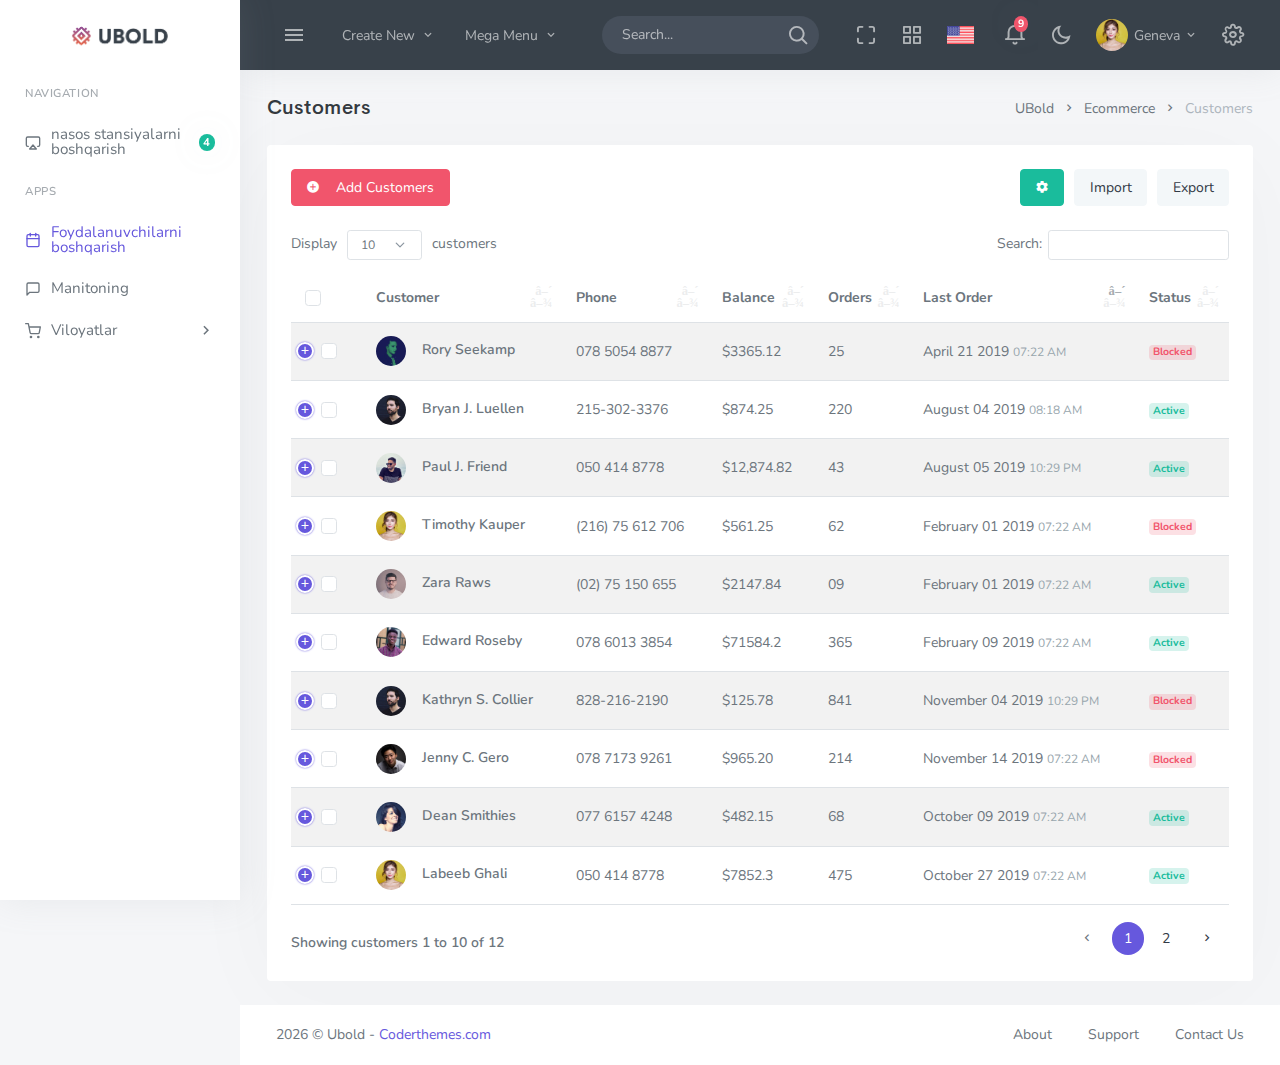
<file: user.html>
<!DOCTYPE html>
<html lang="en" data-topbar-color="dark">

    <head>
        <meta charset="utf-8" />
        <title>Customers | Ubold - Responsive Bootstrap 5 Admin Dashboard</title>
        <meta name="viewport" content="width=device-width, initial-scale=1.0">
        <meta content="A fully featured admin theme which can be used to build CRM, CMS, etc." name="description" />
        <meta content="Coderthemes" name="author" />

        <!-- App favicon -->
        <link rel="shortcut icon" href="assets/images/favicon.ico">

        <!-- third party css -->
        <link href="./assets/css/dataTables.bootstrap5.min.css" rel="stylesheet" type="text/css" />
        <link href="./assets/css/responsive.bootstrap5.min.css" rel="stylesheet" type="text/css" />
        <!-- third prty css end -->

	    <!-- Theme Config Js -->
	    <script src="./assets/js/head.js"></script>

	    <!-- Bootstrap css -->
	    <link href="./assets/css/bootstrap.min.css" rel="stylesheet" type="text/css" id="app-style" />

	    <!-- App css -->
	    <link href="./assets/css/app.min.css" rel="stylesheet" type="text/css" />

	    <!-- Icons css -->
	    <link href="./assets/css/icons.min.css" rel="stylesheet" type="text/css" />
    </head>

    <body>

        <!-- Begin page -->
        <div id="wrapper">


            <!-- ========== Menu ========== -->
            <div class="app-menu">

                <!-- Brand Logo -->
                <div class="logo-box">
                    <!-- Brand Logo Light -->
                    <a href="index.html" class="logo-light">
                        <img src="assets/images/logo-light.png" alt="logo" class="logo-lg">
                        <img src="assets/images/logo-sm.png" alt="small logo" class="logo-sm">
                    </a>
    
                    <!-- Brand Logo Dark -->
                    <a href="index.html" class="logo-dark">
                        <img src="assets/images/logo-dark.png" alt="dark logo" class="logo-lg">
                        <img src="assets/images/logo-sm.png" alt="small logo" class="logo-sm">
                    </a>
                </div>
    
                <!-- menu-left -->
                <div class="scrollbar">
    
                    <!-- User box -->
                    <div class="user-box text-center">
                        <img src="assets/images/users/user-1.jpg" alt="user-img" title="Mat Helme" class="rounded-circle avatar-md">
                        <div class="dropdown">
                            <a href="javascript: void(0);" class="dropdown-toggle h5 mb-1 d-block" data-bs-toggle="dropdown">Geneva Kennedy</a>
                            <div class="dropdown-menu user-pro-dropdown">
    
                                <!-- item-->
                                <a href="javascript:void(0);" class="dropdown-item notify-item">
                                    <i class="fe-user me-1"></i>
                                    <span>My Account</span>
                                </a>
    
                                <!-- item-->
                                <a href="javascript:void(0);" class="dropdown-item notify-item">
                                    <i class="fe-settings me-1"></i>
                                    <span>Settings</span>
                                </a>
    
                                <!-- item-->
                                <a href="javascript:void(0);" class="dropdown-item notify-item">
                                    <i class="fe-lock me-1"></i>
                                    <span>Lock Screen</span>
                                </a>
    
                                <!-- item-->
                                <a href="javascript:void(0);" class="dropdown-item notify-item">
                                    <i class="fe-log-out me-1"></i>
                                    <span>Logout</span>
                                </a>
    
                            </div>
                        </div>
                        <p class="text-muted mb-0">Admin Head</p>
                    </div>
    
                    <!--- Menu -->
                    <ul class="menu">
    
                        <li class="menu-title">Navigation</li>
    
                        <li class="menu-item">
                            <a href="#menuDashboards" data-bs-toggle="collapse" class="menu-link">
                                <span class="menu-icon"><i data-feather="airplay"></i></span>
                                <span class="menu-text"> nasos stansiyalarni <br>  boshqarish </span>
                                <span class="badge bg-success rounded-pill ms-auto">4</span>
                            </a>
                            <div class="collapse" id="menuDashboards">
                                <ul class="sub-menu">
                                    <li class="menu-item">
                                        <a href="malumotbir.html" class="menu-link">
                                            <span class="menu-text">Ro'yxatdan o'tkazish</span>
                                        </a>
                                    </li>
                                    <li class="menu-item">
                                        <a href="hisobot.html" class="menu-link">
                                            <span class="menu-text">Hisobotlar</span>
                                        </a>
                                    </li>
                                    
                                </ul>
                            </div>
                        </li>
    
                        <li class="menu-title">Apps</li>
    
                        <li class="menu-item">
                            <a href="user.html" class="menu-link">
                                <span class="menu-icon"><i data-feather="calendar"></i></span>
                                <span class="menu-text">Foydalanuvchilarni <br> boshqarish</span>
                            </a>
                        </li>
    
                        <li class="menu-item">
                            <a href="./manitoring.html" class="menu-link">
                                <span class="menu-icon"><i data-feather="message-square"></i></span>
                                <span class="menu-text"> Manitoning </span>
                            </a>
                        </li>
    
                        <li class="menu-item">
                            <a href="#menuEcommerce" data-bs-toggle="collapse" class="menu-link">
                                <span class="menu-icon"><i data-feather="shopping-cart"></i></span>
                                <span class="menu-text"> Viloyatlar </span>
                                <span class="menu-arrow"></span>
                            </a>
                            <div class="collapse" id="menuEcommerce">
                                <ul class="sub-menu">
                                    <li class="menu-item">
                                        <a href="#menuEcommerce1" data-bs-toggle="collapse" class="menu-link">
                                            
                                            <span class="menu-text"> Andijon viloyati </span>
                                            <span class="menu-arrow"></span>
                                        </a>
                                        <div class="collapse" id="menuEcommerce1">
                                            <ul class="sub-menu">
                                                <li class="menu-item">
                                                    <a href="./tuman.html" class="menu-link">
                                                        <span class="menu-text">Buxoro tuman</span>
                                                    </a>
                                                </li>
                                                <li class="menu-item">
                                                    <a href="./tuman.html" class="menu-link">
                                                        <span class="menu-text">Fargʻona tuman</span>
                                                    </a>
                                                </li>
                                                <li class="menu-item">
                                                    <a href="./tuman.html" class="menu-link">
                                                        <span class="menu-text">Jizzax tuman</span>
                                                    </a>
                                                </li>
                                                <li class="menu-item">
                                                    <a href="./tuman.html" class="menu-link">
                                                        <span class="menu-text">Xorazm tuman</span>
                                                    </a>
                                                </li>
                                            </ul>
                                        </div>
                                    </li>
                                    <li class="menu-item">
                                        <a href="#menuEcommerce2" data-bs-toggle="collapse" class="menu-link">
                                            
                                            <span class="menu-text"> Buxoro viloyati </span>
                                            <span class="menu-arrow"></span>
                                        </a>
                                        <div class="collapse" id="menuEcommerce2">
                                            <ul class="sub-menu">
                                                <li class="menu-item">
                                                    <a href="./tuman.html" class="menu-link">
                                                        <span class="menu-text">Buxoro tuman</span>
                                                    </a>
                                                </li>
                                                <li class="menu-item">
                                                    <a href="./tuman.html" class="menu-link">
                                                        <span class="menu-text">Fargʻona tuman</span>
                                                    </a>
                                                </li>
                                                <li class="menu-item">
                                                    <a href="./tuman.html" class="menu-link">
                                                        <span class="menu-text">Jizzax tuman</span>
                                                    </a>
                                                </li>
                                                <li class="menu-item">
                                                    <a href="./tuman.html" class="menu-link">
                                                        <span class="menu-text">Xorazm tuman</span>
                                                    </a>
                                                </li>
                                            </ul>
                                        </div>
                                    </li>
                                    <li class="menu-item">
                                        <a href="#menuEcommerce3" data-bs-toggle="collapse" class="menu-link">
                                            
                                            <span class="menu-text"> Fargʻona viloyati </span>
                                            <span class="menu-arrow"></span>
                                        </a>
                                        <div class="collapse" id="menuEcommerce3">
                                            <ul class="sub-menu">
                                                <li class="menu-item">
                                                    <a href="./tuman.html" class="menu-link">
                                                        <span class="menu-text">Buxoro tuman</span>
                                                    </a>
                                                </li>
                                                <li class="menu-item">
                                                    <a href="./tuman.html" class="menu-link">
                                                        <span class="menu-text">Fargʻona tuman</span>
                                                    </a>
                                                </li>
                                                <li class="menu-item">
                                                    <a href="./tuman.html" class="menu-link">
                                                        <span class="menu-text">Jizzax tuman</span>
                                                    </a>
                                                </li>
                                                <li class="menu-item">
                                                    <a href="./tuman.html" class="menu-link">
                                                        <span class="menu-text">Xorazm tuman</span>
                                                    </a>
                                                </li>
                                            </ul>
                                        </div>
                                    </li>
                                    <li class="menu-item">
                                        <a href="#menuEcommerce4" data-bs-toggle="collapse" class="menu-link">
                                            
                                            <span class="menu-text"> Jizzax viloyati </span>
                                            <span class="menu-arrow"></span>
                                        </a>
                                        <div class="collapse" id="menuEcommerce4">
                                            <ul class="sub-menu">
                                                <li class="menu-item">
                                                    <a href="./tuman.html" class="menu-link">
                                                        <span class="menu-text">Buxoro tuman</span>
                                                    </a>
                                                </li>
                                                <li class="menu-item">
                                                    <a href="./tuman.html" class="menu-link">
                                                        <span class="menu-text">Fargʻona tuman</span>
                                                    </a>
                                                </li>
                                                <li class="menu-item">
                                                    <a href="./tuman.html" class="menu-link">
                                                        <span class="menu-text">Jizzax tuman</span>
                                                    </a>
                                                </li>
                                                <li class="menu-item">
                                                    <a href="./tuman.html" class="menu-link">
                                                        <span class="menu-text">Xorazm tuman</span>
                                                    </a>
                                                </li>
                                            </ul>
                                        </div>
                                    </li>
                                    <li class="menu-item">
                                        <a href="#menuEcommerce5" data-bs-toggle="collapse" class="menu-link">
                                            
                                            <span class="menu-text"> Xorazm viloyati </span>
                                            <span class="menu-arrow"></span>
                                        </a>
                                        <div class="collapse" id="menuEcommerce5">
                                            <ul class="sub-menu">
                                                <li class="menu-item">
                                                    <a href="./tuman.html" class="menu-link">
                                                        <span class="menu-text">Buxoro tuman</span>
                                                    </a>
                                                </li>
                                                <li class="menu-item">
                                                    <a href="./tuman.html" class="menu-link">
                                                        <span class="menu-text">Fargʻona tuman</span>
                                                    </a>
                                                </li>
                                                <li class="menu-item">
                                                    <a href="./tuman.html" class="menu-link">
                                                        <span class="menu-text">Jizzax tuman</span>
                                                    </a>
                                                </li>
                                                <li class="menu-item">
                                                    <a href="./tuman.html" class="menu-link">
                                                        <span class="menu-text">Xorazm tuman</span>
                                                    </a>
                                                </li>
                                            </ul>
                                        </div>
                                    </li>
                                </ul>
                            </div>
                        </li>
    
                    </ul>
                    <!--- End Menu -->
                    <div class="clearfix"></div>
                </div>
            </div>
            <!-- ========== Left menu End ========== -->





            <!-- ============================================================== -->
            <!-- Start Page Content here -->
            <!-- ============================================================== -->

            <div class="content-page">

                <!-- ========== Topbar Start ========== -->
                <div class="navbar-custom">
                    <div class="topbar">
                        <div class="topbar-menu d-flex align-items-center gap-1">

                            <!-- Topbar Brand Logo -->
                            <div class="logo-box">
                                <!-- Brand Logo Light -->
                                <a href="index.html" class="logo-light">
                                    <img src="assets/images/logo-light.png" alt="logo" class="logo-lg">
                                    <img src="assets/images/logo-sm.png" alt="small logo" class="logo-sm">
                                </a>

                                <!-- Brand Logo Dark -->
                                <a href="index.html" class="logo-dark">
                                    <img src="assets/images/logo-dark.png" alt="dark logo" class="logo-lg">
                                    <img src="assets/images/logo-sm.png" alt="small logo" class="logo-sm">
                                </a>
                            </div>

                            <!-- Sidebar Menu Toggle Button -->
                            <button class="button-toggle-menu">
                                <i class="mdi mdi-menu"></i>
                            </button>

                            <!-- Dropdown Menu -->
                            <div class="dropdown d-none d-xl-block">
                                <a class="nav-link dropdown-toggle waves-effect waves-light" data-bs-toggle="dropdown" href="#" role="button" aria-haspopup="false" aria-expanded="false">
                                    Create New
                                    <i class="mdi mdi-chevron-down ms-1"></i>
                                </a>
                                <div class="dropdown-menu">
                                    <!-- item-->
                                    <a href="javascript:void(0);" class="dropdown-item">
                                        <i class="fe-briefcase me-1"></i>
                                        <span>New Projects</span>
                                    </a>

                                    <!-- item-->
                                    <a href="javascript:void(0);" class="dropdown-item">
                                        <i class="fe-user me-1"></i>
                                        <span>Create Users</span>
                                    </a>

                                    <!-- item-->
                                    <a href="javascript:void(0);" class="dropdown-item">
                                        <i class="fe-bar-chart-line- me-1"></i>
                                        <span>Revenue Report</span>
                                    </a>

                                    <!-- item-->
                                    <a href="javascript:void(0);" class="dropdown-item">
                                        <i class="fe-settings me-1"></i>
                                        <span>Settings</span>
                                    </a>

                                    <div class="dropdown-divider"></div>

                                    <!-- item-->
                                    <a href="javascript:void(0);" class="dropdown-item">
                                        <i class="fe-headphones me-1"></i>
                                        <span>Help & Support</span>
                                    </a>

                                </div>
                            </div>

                            <!-- Mega Menu Dropdown -->
                            <div class="dropdown dropdown-mega d-none d-xl-block">
                                <a class="nav-link dropdown-toggle waves-effect waves-light" data-bs-toggle="dropdown" href="#" role="button" aria-haspopup="false" aria-expanded="false">
                                    Mega Menu
                                    <i class="mdi mdi-chevron-down  ms-1"></i>
                                </a>
                                <div class="dropdown-menu dropdown-megamenu">
                                    <div class="row">
                                        <div class="col-sm-8">

                                            <div class="row">
                                                <div class="col-md-4">
                                                    <h5 class="text-dark mt-0">UI Components</h5>
                                                    <ul class="list-unstyled megamenu-list">
                                                        <li>
                                                            <a href="widgets.html">Widgets</a>
                                                        </li>
                                                        <li>
                                                            <a href="extended-nestable.html">Nestable List</a>
                                                        </li>
                                                        <li>
                                                            <a href="javascript:void(0);">Range Sliders</a>
                                                        </li>
                                                        <li>
                                                            <a href="pages-gallery.html">Masonry Items</a>
                                                        </li>
                                                        <li>
                                                            <a href="extended-sweet-alert.html">Sweet Alerts</a>
                                                        </li>
                                                        <li>
                                                            <a href="javascript:void(0);">Treeview Page</a>
                                                        </li>
                                                        <li>
                                                            <a href="extended-tour.html">Tour Page</a>
                                                        </li>
                                                    </ul>
                                                </div>

                                                <div class="col-md-4">
                                                    <h5 class="text-dark mt-0">Applications</h5>
                                                    <ul class="list-unstyled megamenu-list">
                                                        <li>
                                                            <a href="ecommerce-products.html">eCommerce Pages</a>
                                                        </li>
                                                        <li>
                                                            <a href="crm-dashboard.html">CRM Pages</a>
                                                        </li>
                                                        <li>
                                                            <a href="email-inbox.html">Email</a>
                                                        </li>
                                                        <li>
                                                            <a href="apps-calendar.html">Calendar</a>
                                                        </li>
                                                        <li>
                                                            <a href="contacts-list.html">Team Contacts</a>
                                                        </li>
                                                        <li>
                                                            <a href="task-kanban-board.html">Task Board</a>
                                                        </li>
                                                        <li>
                                                            <a href="email-templates.html">Email Templates</a>
                                                        </li>
                                                    </ul>
                                                </div>

                                                <div class="col-md-4">
                                                    <h5 class="text-dark mt-0">Extra Pages</h5>
                                                    <ul class="list-unstyled megamenu-list">
                                                        <li>
                                                            <a href="javascript:void(0);">Left Sidebar with User</a>
                                                        </li>
                                                        <li>
                                                            <a href="javascript:void(0);">Menu Collapsed</a>
                                                        </li>
                                                        <li>
                                                            <a href="javascript:void(0);">Small Left Sidebar</a>
                                                        </li>
                                                        <li>
                                                            <a href="javascript:void(0);">New Header Style</a>
                                                        </li>
                                                        <li>
                                                            <a href="pages-search-results.html">Search Result</a>
                                                        </li>
                                                        <li>
                                                            <a href="pages-gallery.html">Gallery Pages</a>
                                                        </li>
                                                        <li>
                                                            <a href="pages-coming-soon.html">Maintenance & Coming Soon</a>
                                                        </li>
                                                    </ul>
                                                </div>
                                            </div>
                                        </div>
                                        <div class="col-sm-4">
                                            <div class="text-center mt-3">
                                                <h3 class="text-dark">Special Discount Sale!</h3>
                                                <h4>Save up to 70% off.</h4>
                                                <a href="https://1.envato.market/uboldadmin" target="_blank" class="btn btn-primary rounded-pill mt-3">Download Now</a>
                                            </div>
                                        </div>
                                    </div>
                                </div>
                            </div>
                        </div>

                        <ul class="topbar-menu d-flex align-items-center">
                            <!-- Topbar Search Form -->
                            <li class="app-search dropdown me-3 d-none d-lg-block">
                                <form>
                                    <input type="search" class="form-control rounded-pill" placeholder="Search..." id="top-search">
                                    <span class="fe-search search-icon font-22"></span>
                                </form>
                                <div class="dropdown-menu dropdown-menu-animated dropdown-lg" id="search-dropdown">
                                    <!-- item-->
                                    <div class="dropdown-header noti-title">
                                        <h5 class="text-overflow mb-2">Found 22 results</h5>
                                    </div>

                                    <!-- item-->
                                    <a href="javascript:void(0);" class="dropdown-item notify-item">
                                        <i class="fe-home me-1"></i>
                                        <span>Analytics Report</span>
                                    </a>

                                    <!-- item-->
                                    <a href="javascript:void(0);" class="dropdown-item notify-item">
                                        <i class="fe-aperture me-1"></i>
                                        <span>How can I help you?</span>
                                    </a>

                                    <!-- item-->
                                    <a href="javascript:void(0);" class="dropdown-item notify-item">
                                        <i class="fe-settings me-1"></i>
                                        <span>User profile settings</span>
                                    </a>

                                    <!-- item-->
                                    <div class="dropdown-header noti-title">
                                        <h6 class="text-overflow mb-2 text-uppercase">Users</h6>
                                    </div>

                                    <div class="notification-list">
                                        <!-- item-->
                                        <a href="javascript:void(0);" class="dropdown-item notify-item">
                                            <div class="d-flex align-items-start">
                                                <img class="d-flex me-2 rounded-circle" src="assets/images/users/user-2.jpg" alt="Generic placeholder image" height="32">
                                                <div class="w-100">
                                                    <h5 class="m-0 font-14">Erwin E. Brown</h5>
                                                    <span class="font-12 mb-0">UI Designer</span>
                                                </div>
                                            </div>
                                        </a>

                                        <!-- item-->
                                        <a href="javascript:void(0);" class="dropdown-item notify-item">
                                            <div class="d-flex align-items-start">
                                                <img class="d-flex me-2 rounded-circle" src="assets/images/users/user-5.jpg" alt="Generic placeholder image" height="32">
                                                <div class="w-100">
                                                    <h5 class="m-0 font-14">Jacob Deo</h5>
                                                    <span class="font-12 mb-0">Developer</span>
                                                </div>
                                            </div>
                                        </a>
                                    </div>
                                </div>
                            </li>

                            <!-- Fullscreen Button -->
                            <li class="d-none d-md-inline-block">
                                <a class="nav-link waves-effect waves-light" href="" data-toggle="fullscreen">
                                    <i class="fe-maximize font-22"></i>
                                </a>
                            </li>

                            <!-- Search Dropdown (for Mobile/Tablet) -->
                            <li class="dropdown d-lg-none">
                                <a class="nav-link dropdown-toggle waves-effect waves-light arrow-none" data-bs-toggle="dropdown" href="#" role="button" aria-haspopup="false" aria-expanded="false">
                                    <i class="ri-search-line font-22"></i>
                                </a>
                                <div class="dropdown-menu dropdown-menu-animated dropdown-lg p-0">
                                    <form class="p-3">
                                        <input type="search" class="form-control" placeholder="Search ..." aria-label="Recipient's username">
                                    </form>
                                </div>
                            </li>

                            <!-- App Dropdown -->
                            <li class="dropdown d-none d-md-inline-block">
                                <a class="nav-link dropdown-toggle waves-effect waves-light arrow-none" data-bs-toggle="dropdown" href="#" role="button" aria-haspopup="false" aria-expanded="false">
                                    <i class="fe-grid font-22"></i>
                                </a>
                                <div class="dropdown-menu dropdown-menu-end dropdown-menu-animated dropdown-lg p-0">

                                    <div class="p-2">
                                        <div class="row g-0">
                                            <div class="col">
                                                <a class="dropdown-icon-item" href="#">
                                                    <img src="assets/images/brands/slack.png" alt="slack">
                                                    <span>Slack</span>
                                                </a>
                                            </div>
                                            <div class="col">
                                                <a class="dropdown-icon-item" href="#">
                                                    <img src="assets/images/brands/github.png" alt="Github">
                                                    <span>GitHub</span>
                                                </a>
                                            </div>
                                            <div class="col">
                                                <a class="dropdown-icon-item" href="#">
                                                    <img src="assets/images/brands/dribbble.png" alt="dribbble">
                                                    <span>Dribbble</span>
                                                </a>
                                            </div>
                                        </div>

                                        <div class="row g-0">
                                            <div class="col">
                                                <a class="dropdown-icon-item" href="#">
                                                    <img src="assets/images/brands/bitbucket.png" alt="bitbucket">
                                                    <span>Bitbucket</span>
                                                </a>
                                            </div>
                                            <div class="col">
                                                <a class="dropdown-icon-item" href="#">
                                                    <img src="assets/images/brands/dropbox.png" alt="dropbox">
                                                    <span>Dropbox</span>
                                                </a>
                                            </div>
                                            <div class="col">
                                                <a class="dropdown-icon-item" href="#">
                                                    <img src="assets/images/brands/g-suite.png" alt="G Suite">
                                                    <span>G Suite</span>
                                                </a>
                                            </div>
                                        </div> <!-- end row-->
                                    </div>
                                </div>
                            </li>

                            <!-- Language flag dropdown  -->
                            <li class="dropdown d-none d-md-inline-block">
                                <a class="nav-link dropdown-toggle waves-effect waves-light arrow-none" data-bs-toggle="dropdown" href="#" role="button" aria-haspopup="false" aria-expanded="false">
                                    <img src="assets/images/flags/us.jpg" alt="user-image" class="me-0 me-sm-1" height="18">
                                </a>
                                <div class="dropdown-menu dropdown-menu-end dropdown-menu-animated">

                                    <!-- item-->
                                    <a href="javascript:void(0);" class="dropdown-item">
                                        <img src="assets/images/flags/germany.jpg" alt="user-image" class="me-1" height="12"> <span class="align-middle">German</span>
                                    </a>

                                    <!-- item-->
                                    <a href="javascript:void(0);" class="dropdown-item">
                                        <img src="assets/images/flags/italy.jpg" alt="user-image" class="me-1" height="12"> <span class="align-middle">Italian</span>
                                    </a>

                                    <!-- item-->
                                    <a href="javascript:void(0);" class="dropdown-item">
                                        <img src="assets/images/flags/spain.jpg" alt="user-image" class="me-1" height="12"> <span class="align-middle">Spanish</span>
                                    </a>

                                    <!-- item-->
                                    <a href="javascript:void(0);" class="dropdown-item">
                                        <img src="assets/images/flags/russia.jpg" alt="user-image" class="me-1" height="12"> <span class="align-middle">Russian</span>
                                    </a>

                                </div>
                            </li>

                            <!-- Notofication dropdown -->
                            <li class="dropdown notification-list">
                                <a class="nav-link dropdown-toggle waves-effect waves-light arrow-none" data-bs-toggle="dropdown" href="#" role="button" aria-haspopup="false" aria-expanded="false">
                                    <i class="fe-bell font-22"></i>
                                    <span class="badge bg-danger rounded-circle noti-icon-badge">9</span>
                                </a>
                                <div class="dropdown-menu dropdown-menu-end dropdown-menu-animated dropdown-lg py-0">
                                    <div class="p-2 border-top-0 border-start-0 border-end-0 border-dashed border">
                                        <div class="row align-items-center">
                                            <div class="col">
                                                <h6 class="m-0 font-16 fw-semibold"> Notification</h6>
                                            </div>
                                            <div class="col-auto">
                                                <a href="javascript: void(0);" class="text-dark text-decoration-underline">
                                                    <small>Clear All</small>
                                                </a>
                                            </div>
                                        </div>
                                    </div>

                                    <div class="px-1" style="max-height: 300px;" data-simplebar>

                                        <h5 class="text-muted font-13 fw-normal mt-2">Today</h5>
                                        <!-- item-->

                                        <a href="javascript:void(0);" class="dropdown-item p-0 notify-item card unread-noti shadow-none mb-1">
                                            <div class="card-body">
                                                <span class="float-end noti-close-btn text-muted"><i class="mdi mdi-close"></i></span>
                                                <div class="d-flex align-items-center">
                                                    <div class="flex-shrink-0">
                                                        <div class="notify-icon bg-primary">
                                                            <i class="mdi mdi-comment-account-outline"></i>
                                                        </div>
                                                    </div>
                                                    <div class="flex-grow-1 text-truncate ms-2">
                                                        <h5 class="noti-item-title fw-semibold font-14">Datacorp <small class="fw-normal text-muted ms-1">1 min ago</small></h5>
                                                        <small class="noti-item-subtitle text-muted">Caleb Flakelar commented on Admin</small>
                                                    </div>
                                                </div>
                                            </div>
                                        </a>

                                        <!-- item-->
                                        <a href="javascript:void(0);" class="dropdown-item p-0 notify-item card read-noti shadow-none mb-1">
                                            <div class="card-body">
                                                <span class="float-end noti-close-btn text-muted"><i class="mdi mdi-close"></i></span>
                                                <div class="d-flex align-items-center">
                                                    <div class="flex-shrink-0">
                                                        <div class="notify-icon bg-info">
                                                            <i class="mdi mdi-account-plus"></i>
                                                        </div>
                                                    </div>
                                                    <div class="flex-grow-1 text-truncate ms-2">
                                                        <h5 class="noti-item-title fw-semibold font-14">Admin <small class="fw-normal text-muted ms-1">1 hours ago</small></h5>
                                                        <small class="noti-item-subtitle text-muted">New user registered</small>
                                                    </div>
                                                </div>
                                            </div>
                                        </a>

                                        <h5 class="text-muted font-13 fw-normal mt-0">Yesterday</h5>

                                        <!-- item-->
                                        <a href="javascript:void(0);" class="dropdown-item p-0 notify-item card read-noti shadow-none mb-1">
                                            <div class="card-body">
                                                <span class="float-end noti-close-btn text-muted"><i class="mdi mdi-close"></i></span>
                                                <div class="d-flex align-items-center">
                                                    <div class="flex-shrink-0">
                                                        <div class="notify-icon">
                                                            <img src="assets/images/users/avatar-2.jpg" class="img-fluid rounded-circle" alt="" />
                                                        </div>
                                                    </div>
                                                    <div class="flex-grow-1 text-truncate ms-2">
                                                        <h5 class="noti-item-title fw-semibold font-14">Cristina Pride <small class="fw-normal text-muted ms-1">1 day ago</small></h5>
                                                        <small class="noti-item-subtitle text-muted">Hi, How are you? What about our next meeting</small>
                                                    </div>
                                                </div>
                                            </div>
                                        </a>

                                        <h5 class="text-muted font-13 fw-normal mt-0">30 Dec 2021</h5>

                                        <!-- item-->
                                        <a href="javascript:void(0);" class="dropdown-item p-0 notify-item card read-noti shadow-none mb-1">
                                            <div class="card-body">
                                                <span class="float-end noti-close-btn text-muted"><i class="mdi mdi-close"></i></span>
                                                <div class="d-flex align-items-center">
                                                    <div class="flex-shrink-0">
                                                        <div class="notify-icon bg-primary">
                                                            <i class="mdi mdi-comment-account-outline"></i>
                                                        </div>
                                                    </div>
                                                    <div class="flex-grow-1 text-truncate ms-2">
                                                        <h5 class="noti-item-title fw-semibold font-14">Datacorp</h5>
                                                        <small class="noti-item-subtitle text-muted">Caleb Flakelar commented on Admin</small>
                                                    </div>
                                                </div>
                                            </div>
                                        </a>

                                        <!-- item-->
                                        <a href="javascript:void(0);" class="dropdown-item p-0 notify-item card read-noti shadow-none mb-1">
                                            <div class="card-body">
                                                <span class="float-end noti-close-btn text-muted"><i class="mdi mdi-close"></i></span>
                                                <div class="d-flex align-items-center">
                                                    <div class="flex-shrink-0">
                                                        <div class="notify-icon">
                                                            <img src="assets/images/users/avatar-4.jpg" class="img-fluid rounded-circle" alt="" />
                                                        </div>
                                                    </div>
                                                    <div class="flex-grow-1 text-truncate ms-2">
                                                        <h5 class="noti-item-title fw-semibold font-14">Karen Robinson</h5>
                                                        <small class="noti-item-subtitle text-muted">Wow ! this admin looks good and awesome design</small>
                                                    </div>
                                                </div>
                                            </div>
                                        </a>

                                        <div class="text-center">
                                            <i class="mdi mdi-dots-circle mdi-spin text-muted h3 mt-0"></i>
                                        </div>
                                    </div>

                                    <!-- All-->
                                    <a href="javascript:void(0);" class="dropdown-item text-center text-primary notify-item border-top border-light py-2">
                                        View All
                                    </a>

                                </div>
                            </li>

                            <!-- Light/Darj Mode Toggle Button -->
                            <li class="d-none d-sm-inline-block">
                                <div class="nav-link waves-effect waves-light" id="light-dark-mode">
                                    <i class="ri-moon-line font-22"></i>
                                </div>
                            </li>

                            <!-- User Dropdown -->
                            <li class="dropdown">
                                <a class="nav-link dropdown-toggle nav-user me-0 waves-effect waves-light" data-bs-toggle="dropdown" href="#" role="button" aria-haspopup="false" aria-expanded="false">
                                    <img src="assets/images/users/user-1.jpg" alt="user-image" class="rounded-circle">
                                    <span class="ms-1 d-none d-md-inline-block">
                                        Geneva <i class="mdi mdi-chevron-down"></i>
                                    </span>
                                </a>
                                <div class="dropdown-menu dropdown-menu-end profile-dropdown ">
                                    <!-- item-->
                                    <div class="dropdown-header noti-title">
                                        <h6 class="text-overflow m-0">Welcome !</h6>
                                    </div>

                                    <!-- item-->
                                    <a href="javascript:void(0);" class="dropdown-item notify-item">
                                        <i class="fe-user"></i>
                                        <span>My Account</span>
                                    </a>

                                    <!-- item-->
                                    <a href="javascript:void(0);" class="dropdown-item notify-item">
                                        <i class="fe-settings"></i>
                                        <span>Settings</span>
                                    </a>

                                    <!-- item-->
                                    <a href="javascript:void(0);" class="dropdown-item notify-item">
                                        <i class="fe-lock"></i>
                                        <span>Lock Screen</span>
                                    </a>

                                    <div class="dropdown-divider"></div>

                                    <!-- item-->
                                    <a href="javascript:void(0);" class="dropdown-item notify-item">
                                        <i class="fe-log-out"></i>
                                        <span>Logout</span>
                                    </a>

                                </div>
                            </li>

                            <!-- Right Bar offcanvas button (Theme Customization Panel) -->
                            <li>
                                <a class="nav-link waves-effect waves-light" data-bs-toggle="offcanvas" href="#theme-settings-offcanvas">
                                    <i class="fe-settings font-22"></i>
                                </a>
                            </li>
                        </ul>
                    </div>
                </div>
                <!-- ========== Topbar End ========== -->

                <div class="content">

                    <!-- Start Content-->
                    <div class="container-fluid">

                        <!-- start page title -->
                        <div class="row">
                            <div class="col-12">
                                <div class="page-title-box">
                                    <div class="page-title-right">
                                        <ol class="breadcrumb m-0">
                                            <li class="breadcrumb-item"><a href="javascript: void(0);">UBold</a></li>
                                            <li class="breadcrumb-item"><a href="javascript: void(0);">Ecommerce</a></li>
                                            <li class="breadcrumb-item active">Customers</li>
                                        </ol>
                                    </div>
                                    <h4 class="page-title">Customers</h4>
                                </div>
                            </div>
                        </div>
                        <!-- end page title -->

                        <div class="row">
                            <div class="col-12">
                                <div class="card">
                                    <div class="card-body">
                                        <div class="row mb-2">
                                            <div class="col-sm-4">
                                                <a href="javascript:void(0);" class="btn btn-danger mb-2"><i class="mdi mdi-plus-circle me-2"></i> Add Customers</a>
                                            </div>
                                            <div class="col-sm-8">
                                                <div class="text-sm-end">
                                                    <button type="button" class="btn btn-success mb-2 me-1"><i class="mdi mdi-cog"></i></button>
                                                    <button type="button" class="btn btn-light mb-2 me-1">Import</button>
                                                    <button type="button" class="btn btn-light mb-2">Export</button>
                                                </div>
                                            </div><!-- end col-->
                                        </div>

                                        <div class="table-responsive">
                                            <table class="table table-centered table-striped dt-responsive nowrap w-100" id="products-datatable">
                                                <thead>
                                                    <tr>
                                                        <th style="width: 20px;">
                                                            <div class="form-check">
                                                                <input type="checkbox" class="form-check-input" id="customCheck1">
                                                                <label class="form-check-label" for="customCheck1">&nbsp;</label>
                                                            </div>
                                                        </th>
                                                        <th>Customer</th>
                                                        <th>Phone</th>
                                                        <th>Balance</th>
                                                        <th>Orders</th>
                                                        <th>Last Order</th>
                                                        <th>Status</th>
                                                        <th style="width: 75px;">Action</th>
                                                    </tr>
                                                </thead>
                                                <tbody>
                                                    <tr>
                                                        <td>
                                                            <div class="form-check">
                                                                <input type="checkbox" class="form-check-input" id="customCheck2">
                                                                <label class="form-check-label" for="customCheck2">ABC</label>
                                                            </div>
                                                        </td>
                                                        <td class="table-user">
                                                            <img src="assets/images/users/user-4.jpg" alt="table-user" class="me-2 rounded-circle">
                                                            <a href="javascript:void(0);" class="text-body fw-semibold">Paul J. Friend</a>
                                                        </td>
                                                        <td>050 414 8778</td>
                                                        <td>
                                                            $12,874.82
                                                        </td>
                                                        <td>
                                                            43
                                                        </td>
                                                        <td>
                                                            August 05 2019 <small class="text-muted">10:29 PM</small>
                                                        </td>
                                                        <td>
                                                            <span class="badge badge-soft-success">Active</span>
                                                        </td>

                                                        <td>
                                                            <a href="javascript:void(0);" class="action-icon"> <i class="mdi mdi-square-edit-outline"></i></a>
                                                            <a href="javascript:void(0);" class="action-icon"> <i class="mdi mdi-delete"></i></a>
                                                        </td>
                                                    </tr>

                                                    <tr>
                                                        <td>
                                                            <div class="form-check">
                                                                <input type="checkbox" class="form-check-input" id="customCheck3">
                                                                <label class="form-check-label" for="customCheck3">&nbsp;</label>
                                                            </div>
                                                        </td>
                                                        <td class="table-user">
                                                            <img src="assets/images/users/user-3.jpg" alt="table-user" class="me-2 rounded-circle">
                                                            <a href="javascript:void(0);" class="text-body fw-semibold">Bryan J. Luellen</a>
                                                        </td>
                                                        <td>
                                                            215-302-3376
                                                        </td>
                                                        <td>
                                                            $874.25
                                                        </td>
                                                        <td>
                                                            220
                                                        </td>
                                                        <td>August 04 2019 <small class="text-muted">08:18 AM</small></td>
                                                        <td>
                                                            <span class="badge badge-soft-success">Active</span>
                                                        </td>

                                                        <td>
                                                            <a href="javascript:void(0);" class="action-icon"> <i class="mdi mdi-square-edit-outline"></i></a>
                                                            <a href="javascript:void(0);" class="action-icon"> <i class="mdi mdi-delete"></i></a>
                                                        </td>
                                                    </tr>
                                                    <tr>
                                                        <td>
                                                            <div class="form-check">
                                                                <input type="checkbox" class="form-check-input" id="customCheck4">
                                                                <label class="form-check-label" for="customCheck4">&nbsp;</label>
                                                            </div>
                                                        </td>
                                                        <td class="table-user">
                                                            <img src="assets/images/users/user-3.jpg" alt="table-user" class="me-2 rounded-circle">
                                                            <a href="javascript:void(0);" class="text-body fw-semibold">Kathryn S. Collier</a>
                                                        </td>
                                                        <td>
                                                            828-216-2190
                                                        </td>
                                                        <td>
                                                            $125.78
                                                        </td>
                                                        <td>
                                                            841
                                                        </td>
                                                        <td>November 04 2019 <small class="text-muted">10:29 PM</small></td>
                                                        <td>
                                                            <span class="badge badge-soft-danger">Blocked</span>
                                                        </td>

                                                        <td>
                                                            <a href="javascript:void(0);" class="action-icon"> <i class="mdi mdi-square-edit-outline"></i></a>
                                                            <a href="javascript:void(0);" class="action-icon"> <i class="mdi mdi-delete"></i></a>
                                                        </td>
                                                    </tr>
                                                    <tr>
                                                        <td>
                                                            <div class="form-check">
                                                                <input type="checkbox" class="form-check-input" id="customCheck5">
                                                                <label class="form-check-label" for="customCheck5">&nbsp;</label>
                                                            </div>
                                                        </td>
                                                        <td class="table-user">
                                                            <img src="assets/images/users/user-1.jpg" alt="table-user" class="me-2 rounded-circle">
                                                            <a href="javascript:void(0);" class="text-body fw-semibold">Timothy Kauper</a>
                                                        </td>
                                                        <td>
                                                            (216) 75 612 706
                                                        </td>
                                                        <td>
                                                            $561.25
                                                        </td>
                                                        <td>
                                                            62
                                                        </td>
                                                        <td>February 01 2019 <small class="text-muted">07:22 AM</small></td>
                                                        <td>
                                                            <span class="badge badge-soft-danger">Blocked</span>
                                                        </td>

                                                        <td>
                                                            <a href="javascript:void(0);" class="action-icon"> <i class="mdi mdi-square-edit-outline"></i></a>
                                                            <a href="javascript:void(0);" class="action-icon"> <i class="mdi mdi-delete"></i></a>
                                                        </td>
                                                    </tr>
                                                    <tr>
                                                        <td>
                                                            <div class="form-check">
                                                                <input type="checkbox" class="form-check-input" id="customCheck6">
                                                                <label class="form-check-label" for="customCheck6">&nbsp;</label>
                                                            </div>
                                                        </td>
                                                        <td class="table-user">
                                                            <img src="assets/images/users/user-5.jpg" alt="table-user" class="me-2 rounded-circle">
                                                            <a href="javascript:void(0);" class="text-body fw-semibold">Zara Raws</a>
                                                        </td>
                                                        <td>
                                                            (02) 75 150 655
                                                        </td>
                                                        <td>
                                                            $2147.84
                                                        </td>
                                                        <td>
                                                            09
                                                        </td>
                                                        <td>February 01 2019 <small class="text-muted">07:22 AM</small></td>
                                                        <td>
                                                            <span class="badge badge-soft-success">Active</span>
                                                        </td>

                                                        <td>
                                                            <a href="javascript:void(0);" class="action-icon"> <i class="mdi mdi-square-edit-outline"></i></a>
                                                            <a href="javascript:void(0);" class="action-icon"> <i class="mdi mdi-delete"></i></a>
                                                        </td>
                                                    </tr>
                                                    <tr>
                                                        <td>
                                                            <div class="form-check">
                                                                <input type="checkbox" class="form-check-input" id="customCheck7">
                                                                <label class="form-check-label" for="customCheck7">&nbsp;</label>
                                                            </div>
                                                        </td>
                                                        <td class="table-user">
                                                            <img src="assets/images/users/user-6.jpg" alt="table-user" class="me-2 rounded-circle">
                                                            <a href="javascript:void(0);" class="text-body fw-semibold">Annette P. Kelsch</a>
                                                        </td>
                                                        <td>
                                                            (+15) 73 483 758
                                                        </td>
                                                        <td>
                                                            $451.28
                                                        </td>
                                                        <td>
                                                            25
                                                        </td>
                                                        <td>September 07 2019 <small class="text-muted">07:22 AM</small></td>
                                                        <td>
                                                            <span class="badge badge-soft-success">Active</span>
                                                        </td>

                                                        <td>
                                                            <a href="javascript:void(0);" class="action-icon"> <i class="mdi mdi-square-edit-outline"></i></a>
                                                            <a href="javascript:void(0);" class="action-icon"> <i class="mdi mdi-delete"></i></a>
                                                        </td>
                                                    </tr>
                                                    <tr>
                                                        <td>
                                                            <div class="form-check">
                                                                <input type="checkbox" class="form-check-input" id="customCheck8">
                                                                <label class="form-check-label" for="customCheck8">&nbsp;</label>
                                                            </div>
                                                        </td>
                                                        <td class="table-user">
                                                            <img src="assets/images/users/user-7.jpg" alt="table-user" class="me-2 rounded-circle">
                                                            <a href="javascript:void(0);" class="text-body fw-semibold">Jenny C. Gero</a>
                                                        </td>
                                                        <td>
                                                            078 7173 9261
                                                        </td>
                                                        <td>
                                                            $965.20
                                                        </td>
                                                        <td>
                                                            214
                                                        </td>
                                                        <td>November 14 2019 <small class="text-muted">07:22 AM</small></td>
                                                        <td>
                                                            <span class="badge badge-soft-danger">Blocked</span>
                                                        </td>

                                                        <td>
                                                            <a href="javascript:void(0);" class="action-icon"> <i class="mdi mdi-square-edit-outline"></i></a>
                                                            <a href="javascript:void(0);" class="action-icon"> <i class="mdi mdi-delete"></i></a>
                                                        </td>
                                                    </tr>
                                                    <tr>
                                                        <td>
                                                            <div class="form-check">
                                                                <input type="checkbox" class="form-check-input" id="customCheck9">
                                                                <label class="form-check-label" for="customCheck9">&nbsp;</label>
                                                            </div>
                                                        </td>
                                                        <td class="table-user">
                                                            <img src="assets/images/users/user-8.jpg" alt="table-user" class="me-2 rounded-circle">
                                                            <a href="javascript:void(0);" class="text-body fw-semibold">Edward Roseby</a>
                                                        </td>
                                                        <td>
                                                            078 6013 3854
                                                        </td>
                                                        <td>
                                                            $71584.2
                                                        </td>
                                                        <td>
                                                            365
                                                        </td>
                                                        <td>February 09 2019 <small class="text-muted">07:22 AM</small></td>
                                                        <td>
                                                            <span class="badge badge-soft-success">Active</span>
                                                        </td>

                                                        <td>
                                                            <a href="javascript:void(0);" class="action-icon"> <i class="mdi mdi-square-edit-outline"></i></a>
                                                            <a href="javascript:void(0);" class="action-icon"> <i class="mdi mdi-delete"></i></a>
                                                        </td>
                                                    </tr>
                                                    <tr>
                                                        <td>
                                                            <div class="form-check">
                                                                <input type="checkbox" class="form-check-input" id="customCheck10">
                                                                <label class="form-check-label" for="customCheck10">&nbsp;</label>
                                                            </div>
                                                        </td>
                                                        <td class="table-user">
                                                            <img src="assets/images/users/user-9.jpg" alt="table-user" class="me-2 rounded-circle">
                                                            <a href="javascript:void(0);" class="text-body fw-semibold">Anna Ciantar</a>
                                                        </td>
                                                        <td>
                                                            (216) 76 298 896
                                                        </td>
                                                        <td>
                                                            $5482.00
                                                        </td>
                                                        <td>
                                                            921
                                                        </td>
                                                        <td>September 12 2019 <small class="text-muted">07:22 AM</small></td>
                                                        <td>
                                                            <span class="badge badge-soft-success">Active</span>
                                                        </td>

                                                        <td>
                                                            <a href="javascript:void(0);" class="action-icon"> <i class="mdi mdi-square-edit-outline"></i></a>
                                                            <a href="javascript:void(0);" class="action-icon"> <i class="mdi mdi-delete"></i></a>
                                                        </td>
                                                    </tr>
                                                    <tr>
                                                        <td>
                                                            <div class="form-check">
                                                                <input type="checkbox" class="form-check-input" id="customCheck11">
                                                                <label class="form-check-label" for="customCheck11">&nbsp;</label>
                                                            </div>
                                                        </td>
                                                        <td class="table-user">
                                                            <img src="assets/images/users/user-10.jpg" alt="table-user" class="me-2 rounded-circle">
                                                            <a href="javascript:void(0);" class="text-body fw-semibold">Dean Smithies</a>
                                                        </td>
                                                        <td>
                                                            077 6157 4248
                                                        </td>
                                                        <td>
                                                            $482.15
                                                        </td>
                                                        <td>
                                                            68
                                                        </td>
                                                        <td>October 09 2019 <small class="text-muted">07:22 AM</small></td>
                                                        <td>
                                                            <span class="badge badge-soft-success">Active</span>
                                                        </td>

                                                        <td>
                                                            <a href="javascript:void(0);" class="action-icon"> <i class="mdi mdi-square-edit-outline"></i></a>
                                                            <a href="javascript:void(0);" class="action-icon"> <i class="mdi mdi-delete"></i></a>
                                                        </td>
                                                    </tr>
                                                    <tr>
                                                        <td>
                                                            <div class="form-check">
                                                                <input type="checkbox" class="form-check-input" id="customCheck12">
                                                                <label class="form-check-label" for="customCheck12">&nbsp;</label>
                                                            </div>
                                                        </td>
                                                        <td class="table-user">
                                                            <img src="assets/images/users/user-1.jpg" alt="table-user" class="me-2 rounded-circle">
                                                            <a href="javascript:void(0);" class="text-body fw-semibold">Labeeb Ghali</a>
                                                        </td>
                                                        <td>
                                                            050 414 8778
                                                        </td>
                                                        <td>
                                                            $7852.3
                                                        </td>
                                                        <td>
                                                            475
                                                        </td>
                                                        <td>October 27 2019 <small class="text-muted">07:22 AM</small></td>
                                                        <td>
                                                            <span class="badge badge-soft-success">Active</span>
                                                        </td>

                                                        <td>
                                                            <a href="javascript:void(0);" class="action-icon"> <i class="mdi mdi-square-edit-outline"></i></a>
                                                            <a href="javascript:void(0);" class="action-icon"> <i class="mdi mdi-delete"></i></a>
                                                        </td>
                                                    </tr>
                                                    <tr>
                                                        <td>
                                                            <div class="form-check">
                                                                <input type="checkbox" class="form-check-input" id="customCheck13">
                                                                <label class="form-check-label" for="customCheck13">&nbsp;</label>
                                                            </div>
                                                        </td>
                                                        <td class="table-user">
                                                            <img src="assets/images/users/user-2.jpg" alt="table-user" class="me-2 rounded-circle">
                                                            <a href="javascript:void(0);" class="text-body fw-semibold">Rory Seekamp</a>
                                                        </td>
                                                        <td>
                                                            078 5054 8877
                                                        </td>
                                                        <td>
                                                            $3365.12
                                                        </td>
                                                        <td>
                                                            25
                                                        </td>
                                                        <td>April 21 2019 <small class="text-muted">07:22 AM</small></td>
                                                        <td>
                                                            <span class="badge badge-soft-danger">Blocked</span>
                                                        </td>

                                                        <td>
                                                            <a href="javascript:void(0);" class="action-icon"> <i class="mdi mdi-square-edit-outline"></i></a>
                                                            <a href="javascript:void(0);" class="action-icon"> <i class="mdi mdi-delete"></i></a>
                                                        </td>
                                                    </tr>
                                                </tbody>
                                            </table>
                                        </div>
                                    </div> <!-- end card-body-->
                                </div> <!-- end card-->
                            </div> <!-- end col -->
                        </div>
                        <!-- end row -->

                    </div> <!-- container -->

                </div> <!-- content -->

                <!-- Footer Start -->
                <footer class="footer">
                    <div class="container-fluid">
                        <div class="row">
                            <div class="col-md-6">
                                <div><script>document.write(new Date().getFullYear())</script> © Ubold - <a href="https://coderthemes.com/" target="_blank">Coderthemes.com</a></div>
                            </div>
                            <div class="col-md-6">
                                <div class="d-none d-md-flex gap-4 align-item-center justify-content-md-end footer-links">
                                    <a href="javascript: void(0);">About</a>
                                    <a href="javascript: void(0);">Support</a>
                                    <a href="javascript: void(0);">Contact Us</a>
                                </div>
                            </div>
                        </div>
                    </div>
                </footer>
                <!-- end Footer -->

            </div>

            <!-- ============================================================== -->
            <!-- End Page content -->
            <!-- ============================================================== -->


        </div>
        <!-- END wrapper -->

        <!-- Theme Settings -->
        <div class="offcanvas offcanvas-end right-bar" tabindex="-1" id="theme-settings-offcanvas">
            <div class="d-flex align-items-center w-100 p-0 offcanvas-header">
                <!-- Nav tabs -->
                <ul class="nav nav-tabs nav-bordered nav-justified w-100" role="tablist">
                    <li class="nav-item">
                        <a class="nav-link py-2" data-bs-toggle="tab" href="#chat-tab" role="tab">
                            <i class="mdi mdi-message-text d-block font-22 my-1"></i>
                        </a>
                    </li>
                    <li class="nav-item">
                        <a class="nav-link py-2" data-bs-toggle="tab" href="#tasks-tab" role="tab">
                            <i class="mdi mdi-format-list-checkbox d-block font-22 my-1"></i>
                        </a>
                    </li>
                    <li class="nav-item">
                        <a class="nav-link py-2 active" data-bs-toggle="tab" href="#settings-tab" role="tab">
                            <i class="mdi mdi-cog-outline d-block font-22 my-1"></i>
                        </a>
                    </li>
                </ul>
            </div>

            <div class="offcanvas-body p-3 h-100" data-simplebar>
                <!-- Tab panes -->
                <div class="tab-content pt-0">
                    <div class="tab-pane" id="chat-tab" role="tabpanel">

                        <form class="search-bar">
                            <div class="position-relative">
                                <input type="text" class="form-control" placeholder="Search...">
                                <span class="mdi mdi-magnify"></span>
                            </div>
                        </form>

                        <h6 class="fw-medium mt-2 text-uppercase">Group Chats</h6>

                        <div>
                            <a href="javascript: void(0);" class="text-reset notification-item ps-3 mb-2 d-block">
                                <i class="mdi mdi-checkbox-blank-circle-outline me-1 text-success"></i>
                                <span class="mb-0 mt-1">App Development</span>
                            </a>

                            <a href="javascript: void(0);" class="text-reset notification-item ps-3 mb-2 d-block">
                                <i class="mdi mdi-checkbox-blank-circle-outline me-1 text-warning"></i>
                                <span class="mb-0 mt-1">Office Work</span>
                            </a>

                            <a href="javascript: void(0);" class="text-reset notification-item ps-3 mb-2 d-block">
                                <i class="mdi mdi-checkbox-blank-circle-outline me-1 text-danger"></i>
                                <span class="mb-0 mt-1">Personal Group</span>
                            </a>

                            <a href="javascript: void(0);" class="text-reset notification-item ps-3 d-block">
                                <i class="mdi mdi-checkbox-blank-circle-outline me-1"></i>
                                <span class="mb-0 mt-1">Freelance</span>
                            </a>
                        </div>

                        <h6 class="fw-medium mt-3 text-uppercase">Favourites <a href="javascript: void(0);" class="font-18 text-danger"><i class="float-end mdi mdi-plus-circle"></i></a></h6>

                        <div>
                            <a href="javascript: void(0);" class="text-reset notification-item">
                                <div class="d-flex align-items-start noti-user-item">
                                    <div class="position-relative me-2">
                                        <img src="assets/images/users/user-10.jpg" class="rounded-circle avatar-sm" alt="user-pic">
                                        <i class="mdi mdi-circle user-status online"></i>
                                    </div>
                                    <div class="overflow-hidden">
                                        <h6 class="mt-0 mb-1 font-14">Andrew Mackie</h6>
                                        <div class="font-13 text-muted">
                                            <p class="mb-0 text-truncate">It will seem like simplified English.</p>
                                        </div>
                                    </div>
                                </div>
                            </a>

                            <a href="javascript: void(0);" class="text-reset notification-item">
                                <div class="d-flex align-items-start noti-user-item">
                                    <div class="position-relative me-2">
                                        <img src="assets/images/users/user-1.jpg" class="rounded-circle avatar-sm" alt="user-pic">
                                        <i class="mdi mdi-circle user-status away"></i>
                                    </div>
                                    <div class="overflow-hidden">
                                        <h6 class="mt-0 mb-1 font-14">Rory Dalyell</h6>
                                        <div class="font-13 text-muted">
                                            <p class="mb-0 text-truncate">To an English person, it will seem like simplified</p>
                                        </div>
                                    </div>
                                </div>
                            </a>

                            <a href="javascript: void(0);" class="text-reset notification-item">
                                <div class="d-flex align-items-start noti-user-item">
                                    <div class="position-relative me-2">
                                        <img src="assets/images/users/user-9.jpg" class="rounded-circle avatar-sm" alt="user-pic">
                                        <i class="mdi mdi-circle user-status busy"></i>
                                    </div>
                                    <div class="overflow-hidden">
                                        <h6 class="mt-0 mb-1 font-14">Jaxon Dunhill</h6>
                                        <div class="font-13 text-muted">
                                            <p class="mb-0 text-truncate">To achieve this, it would be necessary.</p>
                                        </div>
                                    </div>
                                </div>
                            </a>
                        </div>

                        <h6 class="fw-medium mt-3 text-uppercase">Other Chats <a href="javascript: void(0);" class="font-18 text-danger"><i class="float-end mdi mdi-plus-circle"></i></a></h6>

                        <div class="pb-4">
                            <a href="javascript: void(0);" class="text-reset notification-item">
                                <div class="d-flex align-items-start noti-user-item">
                                    <div class="position-relative me-2">
                                        <img src="assets/images/users/user-2.jpg" class="rounded-circle avatar-sm" alt="user-pic">
                                        <i class="mdi mdi-circle user-status online"></i>
                                    </div>
                                    <div class="overflow-hidden">
                                        <h6 class="mt-0 mb-1 font-14">Jackson Therry</h6>
                                        <div class="font-13 text-muted">
                                            <p class="mb-0 text-truncate">Everyone realizes why a new common language.</p>
                                        </div>
                                    </div>
                                </div>
                            </a>

                            <a href="javascript: void(0);" class="text-reset notification-item">
                                <div class="d-flex align-items-start noti-user-item">
                                    <div class="position-relative me-2">
                                        <img src="assets/images/users/user-4.jpg" class="rounded-circle avatar-sm" alt="user-pic">
                                        <i class="mdi mdi-circle user-status away"></i>
                                    </div>
                                    <div class="overflow-hidden">
                                        <h6 class="mt-0 mb-1 font-14">Charles Deakin</h6>
                                        <div class="font-13 text-muted">
                                            <p class="mb-0 text-truncate">The languages only differ in their grammar.</p>
                                        </div>
                                    </div>
                                </div>
                            </a>

                            <a href="javascript: void(0);" class="text-reset notification-item">
                                <div class="d-flex align-items-start noti-user-item">
                                    <div class="position-relative me-2">
                                        <img src="assets/images/users/user-5.jpg" class="rounded-circle avatar-sm" alt="user-pic">
                                        <i class="mdi mdi-circle user-status online"></i>
                                    </div>
                                    <div class="overflow-hidden">
                                        <h6 class="mt-0 mb-1 font-14">Ryan Salting</h6>
                                        <div class="font-13 text-muted">
                                            <p class="mb-0 text-truncate">If several languages coalesce the grammar of the resulting.</p>
                                        </div>
                                    </div>
                                </div>
                            </a>

                            <a href="javascript: void(0);" class="text-reset notification-item">
                                <div class="d-flex align-items-start noti-user-item">
                                    <div class="position-relative me-2">
                                        <img src="assets/images/users/user-6.jpg" class="rounded-circle avatar-sm" alt="user-pic">
                                        <i class="mdi mdi-circle user-status online"></i>
                                    </div>
                                    <div class="overflow-hidden">
                                        <h6 class="mt-0 mb-1 font-14">Sean Howse</h6>
                                        <div class="font-13 text-muted">
                                            <p class="mb-0 text-truncate">It will seem like simplified English.</p>
                                        </div>
                                    </div>
                                </div>
                            </a>

                            <a href="javascript: void(0);" class="text-reset notification-item">
                                <div class="d-flex align-items-start noti-user-item">
                                    <div class="position-relative me-2">
                                        <img src="assets/images/users/user-7.jpg" class="rounded-circle avatar-sm" alt="user-pic">
                                        <i class="mdi mdi-circle user-status busy"></i>
                                    </div>
                                    <div class="overflow-hidden">
                                        <h6 class="mt-0 mb-1 font-14">Dean Coward</h6>
                                        <div class="font-13 text-muted">
                                            <p class="mb-0 text-truncate">The new common language will be more simple.</p>
                                        </div>
                                    </div>
                                </div>
                            </a>

                            <a href="javascript: void(0);" class="text-reset notification-item">
                                <div class="d-flex align-items-start noti-user-item">
                                    <div class="position-relative me-2">
                                        <img src="assets/images/users/user-8.jpg" class="rounded-circle avatar-sm" alt="user-pic">
                                        <i class="mdi mdi-circle user-status away"></i>
                                    </div>
                                    <div class="overflow-hidden">
                                        <h6 class="mt-0 mb-1 font-14">Hayley East</h6>
                                        <div class="font-13 text-muted">
                                            <p class="mb-0 text-truncate">One could refuse to pay expensive translators.</p>
                                        </div>
                                    </div>
                                </div>
                            </a>

                            <div class="text-center mt-3">
                                <a href="javascript:void(0);" class="btn btn-sm btn-white">
                                    <i class="mdi mdi-spin mdi-loading me-2"></i>
                                    Load more
                                </a>
                            </div>
                        </div>

                    </div>

                    <div class="tab-pane" id="tasks-tab" role="tabpanel">
                        <h6 class="fw-medium p-3 m-0 text-uppercase">Working Tasks</h6>
                        <div class="px-2">
                            <a href="javascript: void(0);" class="text-reset item-hovered d-block p-2">
                                <p class="text-muted mb-0">App Development<span class="float-end">75%</span></p>
                                <div class="progress mt-2" style="height: 4px;">
                                    <div class="progress-bar bg-success" role="progressbar" style="width: 75%" aria-valuenow="75" aria-valuemin="0" aria-valuemax="100"></div>
                                </div>
                            </a>

                            <a href="javascript: void(0);" class="text-reset item-hovered d-block p-2">
                                <p class="text-muted mb-0">Database Repair<span class="float-end">37%</span></p>
                                <div class="progress mt-2" style="height: 4px;">
                                    <div class="progress-bar bg-info" role="progressbar" style="width: 37%" aria-valuenow="37" aria-valuemin="0" aria-valuemax="100"></div>
                                </div>
                            </a>

                            <a href="javascript: void(0);" class="text-reset item-hovered d-block p-2">
                                <p class="text-muted mb-0">Backup Create<span class="float-end">52%</span></p>
                                <div class="progress mt-2" style="height: 4px;">
                                    <div class="progress-bar bg-warning" role="progressbar" style="width: 52%" aria-valuenow="52" aria-valuemin="0" aria-valuemax="100"></div>
                                </div>
                            </a>
                        </div>

                        <h6 class="fw-medium mb-0 mt-4 text-uppercase">Upcoming Tasks</h6>

                        <div>
                            <a href="javascript: void(0);" class="text-reset item-hovered d-block p-2">
                                <p class="text-muted mb-0">Sales Reporting<span class="float-end">12%</span></p>
                                <div class="progress mt-2" style="height: 4px;">
                                    <div class="progress-bar bg-danger" role="progressbar" style="width: 12%" aria-valuenow="12" aria-valuemin="0" aria-valuemax="100"></div>
                                </div>
                            </a>

                            <a href="javascript: void(0);" class="text-reset item-hovered d-block p-2">
                                <p class="text-muted mb-0">Redesign Website<span class="float-end">67%</span></p>
                                <div class="progress mt-2" style="height: 4px;">
                                    <div class="progress-bar bg-primary" role="progressbar" style="width: 67%" aria-valuenow="67" aria-valuemin="0" aria-valuemax="100"></div>
                                </div>
                            </a>

                            <a href="javascript: void(0);" class="text-reset item-hovered d-block p-2">
                                <p class="text-muted mb-0">New Admin Design<span class="float-end">84%</span></p>
                                <div class="progress mt-2" style="height: 4px;">
                                    <div class="progress-bar bg-success" role="progressbar" style="width: 84%" aria-valuenow="84" aria-valuemin="0" aria-valuemax="100"></div>
                                </div>
                            </a>
                        </div>

                        <div class="p-3 mt-2 d-grid">
                            <a href="javascript: void(0);" class="btn btn-success waves-effect waves-light">Create Task</a>
                        </div>

                    </div>

                    <div class="tab-pane active" id="settings-tab" role="tabpanel">

                        <div class="mt-n3">
                            <h6 class="fw-medium py-2 px-3 font-13 text-uppercase bg-light mx-n3 mt-n3 mb-3">
                                <span class="d-block py-1">Theme Settings</span>
                            </h6>
                        </div>

                        <div class="alert alert-warning" role="alert">
                            <strong>Customize </strong> the overall color scheme, sidebar menu, etc.
                        </div>

                        <h5 class="fw-medium font-14 mt-4 mb-2 pb-1">Color Scheme</h5>

                        <div class="colorscheme-cardradio">
                            <div class="d-flex flex-column gap-2">
                                <div class="form-check form-switch">
                                    <input class="form-check-input" type="checkbox" name="data-bs-theme" id="layout-color-light" value="light">
                                    <label class="form-check-label" for="layout-color-light">Light</label>
                                </div>

                                <div class="form-check form-switch">
                                    <input class="form-check-input" type="checkbox" name="data-bs-theme" id="layout-color-dark" value="dark">
                                    <label class="form-check-label" for="layout-color-dark">Dark</label>
                                </div>
                            </div>
                        </div>

                        <h5 class="fw-medium font-14 mt-4 mb-2 pb-1">Content Width</h5>
                        <div class="d-flex flex-column gap-2">
                            <div class="form-check form-switch">
                                <input class="form-check-input" type="checkbox" name="data-layout-width" id="layout-width-default" value="default">
                                <label class="form-check-label" for="layout-width-default">Fluid (Default)</label>
                            </div>

                            <div class="form-check form-switch">
                                <input class="form-check-input" type="checkbox" name="data-layout-width" id="layout-width-boxed" value="boxed">
                                <label class="form-check-label" for="layout-width-boxed">Boxed</label>
                            </div>
                        </div>

                        <div id="layout-mode">
                            <h5 class="fw-medium font-14 mt-4 mb-2 pb-1">Layout Mode</h5>

                            <div class="d-flex flex-column gap-2">
                                <div class="form-check form-switch">
                                    <input class="form-check-input" type="checkbox" name="data-layout-mode" id="layout-mode-default" value="default">
                                    <label class="form-check-label" for="layout-mode-default">Default</label>
                                </div>


                                <div id="layout-detached">
                                    <div class="form-check form-switch">
                                        <input class="form-check-input" type="checkbox" name="data-layout-mode" id="layout-mode-detached" value="detached">
                                        <label class="form-check-label" for="layout-mode-detached">Detached</label>
                                    </div>
                                </div>
                            </div>
                        </div>

                        <h5 class="fw-medium font-14 mt-4 mb-2 pb-1">Topbar Color</h5>

                        <div class="d-flex flex-column gap-2">
                            <div class="form-check form-switch">
                                <input class="form-check-input" type="checkbox" name="data-topbar-color" id="topbar-color-light" value="light">
                                <label class="form-check-label" for="topbar-color-light">Light</label>
                            </div>

                            <div class="form-check form-switch">
                                <input class="form-check-input" type="checkbox" name="data-topbar-color" id="topbar-color-dark" value="dark">
                                <label class="form-check-label" for="topbar-color-dark">Dark</label>
                            </div>

                            <div class="form-check form-switch">
                                <input class="form-check-input" type="checkbox" name="data-topbar-color" id="topbar-color-brand" value="brand">
                                <label class="form-check-label" for="topbar-color-brand">Brand</label>
                            </div>
                        </div>

                        <div>
                            <h5 class="fw-medium font-14 mt-4 mb-2 pb-1">Menu Color</h5>

                            <div class="d-flex flex-column gap-2">
                                <div class="form-check form-switch">
                                    <input class="form-check-input" type="checkbox" name="data-menu-color" id="leftbar-color-light" value="light">
                                    <label class="form-check-label" for="leftbar-color-light">Light</label>
                                </div>

                                <div class="form-check form-switch">
                                    <input class="form-check-input" type="checkbox" name="data-menu-color" id="leftbar-color-dark" value="dark">
                                    <label class="form-check-label" for="leftbar-color-dark">Dark</label>
                                </div>
                                <div class="form-check form-switch">
                                    <input class="form-check-input" type="checkbox" name="data-menu-color" id="leftbar-color-brand" value="brand">
                                    <label class="form-check-label" for="leftbar-color-brand">Brand</label>
                                </div>
                                <div class="form-check form-switch">
                                    <input class="form-check-input" type="checkbox" name="data-menu-color" id="leftbar-color-gradient" value="gradient">
                                    <label class="form-check-label" for="leftbar-color-gradient">Gradient</label>
                                </div>
                            </div>
                        </div>

                        <div id="menu-icon-color">
                            <h5 class="fw-medium font-14 mt-4 mb-2 pb-1">Menu Icon Color</h5>

                            <div class="d-flex flex-column gap-2">
                                <div class="form-check form-switch">
                                    <input class="form-check-input" type="checkbox" name="data-two-column-color" id="twocolumn-menu-color-light" value="light">
                                    <label class="form-check-label" for="twocolumn-menu-color-light">Light</label>
                                </div>

                                <div class="form-check form-switch">
                                    <input class="form-check-input" type="checkbox" name="data-two-column-color" id="twocolumn-menu-color-dark" value="dark">
                                    <label class="form-check-label" for="twocolumn-menu-color-dark">Dark</label>
                                </div>
                                <div class="form-check form-switch">
                                    <input class="form-check-input" type="checkbox" name="data-two-column-color" id="twocolumn-menu-color-brand" value="brand">
                                    <label class="form-check-label" for="twocolumn-menu-color-brand">Brand</label>
                                </div>
                                <div class="form-check form-switch">
                                    <input class="form-check-input" type="checkbox" name="data-two-column-color" id="twocolumn-menu-color-gradient" value="gradient">
                                    <label class="form-check-label" for="twocolumn-menu-color-gradient">Gradient</label>
                                </div>
                            </div>
                        </div>

                        <div>
                            <h5 class="fw-medium font-14 mt-4 mb-2 pb-1">Menu Icon Tone</h5>

                            <div class="d-flex flex-column gap-2">
                                <div class="form-check form-switch">
                                    <input class="form-check-input" type="checkbox" name="data-menu-icon" id="menu-icon-default" value="default">
                                    <label class="form-check-label" for="menu-icon-default">Default</label>
                                </div>

                                <div class="form-check form-switch">
                                    <input class="form-check-input" type="checkbox" name="data-menu-icon" id="menu-icon-twotone" value="twotones">
                                    <label class="form-check-label" for="menu-icon-twotone">Twotone</label>
                                </div>
                            </div>
                        </div>

                        <div id="sidebar-size">
                            <h5 class="fw-medium font-14 mt-4 mb-2 pb-1">Sidebar Size</h5>

                            <div class="d-flex flex-column gap-2">
                                <div class="form-check form-switch">
                                    <input class="form-check-input" type="checkbox" name="data-sidenav-size" id="leftbar-size-default" value="default">
                                    <label class="form-check-label" for="leftbar-size-default">Default</label>
                                </div>

                                <div class="form-check form-switch">
                                    <input class="form-check-input" type="checkbox" name="data-sidenav-size" id="leftbar-size-compact" value="compact">
                                    <label class="form-check-label" for="leftbar-size-compact">Compact (Medium Width)</label>
                                </div>

                                <div class="form-check form-switch">
                                    <input class="form-check-input" type="checkbox" name="data-sidenav-size" id="leftbar-size-small" value="condensed">
                                    <label class="form-check-label" for="leftbar-size-small">Condensed (Icon View)</label>
                                </div>

                                <div class="form-check form-switch">
                                    <input class="form-check-input" type="checkbox" name="data-sidenav-size" id="leftbar-size-full" value="full">
                                    <label class="form-check-label" for="leftbar-size-full">Full Layout</label>
                                </div>

                                <div class="form-check form-switch">
                                    <input class="form-check-input" type="checkbox" name="data-sidenav-size" id="leftbar-size-fullscreen" value="fullscreen">
                                    <label class="form-check-label" for="leftbar-size-fullscreen">Fullscreen Layout</label>
                                </div>
                            </div>
                        </div>

                        <div id="sidebar-user">
                            <h5 class="fw-medium font-14 mt-4 mb-2 pb-1">Sidebar User Info</h5>

                            <div class="form-check form-switch">
                                <input type="checkbox" class="form-check-input" name="data-sidebar-user" id="sidebaruser-check">
                                <label class="form-check-label" for="sidebaruser-check">Enable</label>
                            </div>
                        </div>

                    </div>
                </div>
            </div>

            <div class="offcanvas-footer border-top py-2 px-2 text-center">
                <div class="d-flex gap-2">
                    <button type="button" class="btn btn-light w-50" id="reset-layout">Reset</button>
                    <a href="https://1.envato.market/uboldadmin" class="btn btn-danger w-50" target="_blank"><i class="mdi mdi-basket me-1"></i> Buy</a>
                </div>
            </div>
        </div>

        <!-- Vendor js -->
        <script src="./assets/js/vendor.min.js"></script>

        <!-- App js -->
        <script src="./assets/js/app.min.js"></script>

        <!-- third party js -->
        <script src="./assets/js/jquery.dataTables.min.js"></script>
        <script src="./assets/js/dataTables.bootstrap5.min.js"></script>
        <script src="./assets/js/dataTables.responsive.min.js"></script>
        <script src="./assets/js/responsive.bootstrap5.min.js"></script>
        <script src="./assets/js/dataTables.checkboxes.min.js"></script>
        <!-- third party js ends -->

        <!-- Datatables init -->
        <script src="./assets/js/customers.init.js"></script>


    </body>
</html>
</file>
<file: assets/css/flatpickr.min.css>
.flatpickr-calendar{background:transparent;opacity:0;display:none;text-align:center;visibility:hidden;padding:0;-webkit-animation:none;animation:none;direction:ltr;border:0;font-size:14px;line-height:24px;border-radius:5px;position:absolute;width:307.875px;-webkit-box-sizing:border-box;box-sizing:border-box;-ms-touch-action:manipulation;touch-action:manipulation;background:#fff;-webkit-box-shadow:1px 0 0 #e6e6e6,-1px 0 0 #e6e6e6,0 1px 0 #e6e6e6,0 -1px 0 #e6e6e6,0 3px 13px rgba(0,0,0,0.08);box-shadow:1px 0 0 #e6e6e6,-1px 0 0 #e6e6e6,0 1px 0 #e6e6e6,0 -1px 0 #e6e6e6,0 3px 13px rgba(0,0,0,0.08)}.flatpickr-calendar.open,.flatpickr-calendar.inline{opacity:1;max-height:640px;visibility:visible}.flatpickr-calendar.open{display:inline-block;z-index:99999}.flatpickr-calendar.animate.open{-webkit-animation:fpFadeInDown 300ms cubic-bezier(.23,1,.32,1);animation:fpFadeInDown 300ms cubic-bezier(.23,1,.32,1)}.flatpickr-calendar.inline{display:block;position:relative;top:2px}.flatpickr-calendar.static{position:absolute;top:calc(100% + 2px)}.flatpickr-calendar.static.open{z-index:999;display:block}.flatpickr-calendar.multiMonth .flatpickr-days .dayContainer:nth-child(n+1) .flatpickr-day.inRange:nth-child(7n+7){-webkit-box-shadow:none !important;box-shadow:none !important}.flatpickr-calendar.multiMonth .flatpickr-days .dayContainer:nth-child(n+2) .flatpickr-day.inRange:nth-child(7n+1){-webkit-box-shadow:-2px 0 0 #e6e6e6,5px 0 0 #e6e6e6;box-shadow:-2px 0 0 #e6e6e6,5px 0 0 #e6e6e6}.flatpickr-calendar .hasWeeks .dayContainer,.flatpickr-calendar .hasTime .dayContainer{border-bottom:0;border-bottom-right-radius:0;border-bottom-left-radius:0}.flatpickr-calendar .hasWeeks .dayContainer{border-left:0}.flatpickr-calendar.hasTime .flatpickr-time{height:40px;border-top:1px solid #e6e6e6}.flatpickr-calendar.noCalendar.hasTime .flatpickr-time{height:auto}.flatpickr-calendar:before,.flatpickr-calendar:after{position:absolute;display:block;pointer-events:none;border:solid transparent;content:'';height:0;width:0;left:22px}.flatpickr-calendar.rightMost:before,.flatpickr-calendar.arrowRight:before,.flatpickr-calendar.rightMost:after,.flatpickr-calendar.arrowRight:after{left:auto;right:22px}.flatpickr-calendar.arrowCenter:before,.flatpickr-calendar.arrowCenter:after{left:50%;right:50%}.flatpickr-calendar:before{border-width:5px;margin:0 -5px}.flatpickr-calendar:after{border-width:4px;margin:0 -4px}.flatpickr-calendar.arrowTop:before,.flatpickr-calendar.arrowTop:after{bottom:100%}.flatpickr-calendar.arrowTop:before{border-bottom-color:#e6e6e6}.flatpickr-calendar.arrowTop:after{border-bottom-color:#fff}.flatpickr-calendar.arrowBottom:before,.flatpickr-calendar.arrowBottom:after{top:100%}.flatpickr-calendar.arrowBottom:before{border-top-color:#e6e6e6}.flatpickr-calendar.arrowBottom:after{border-top-color:#fff}.flatpickr-calendar:focus{outline:0}.flatpickr-wrapper{position:relative;display:inline-block}.flatpickr-months{display:-webkit-box;display:-webkit-flex;display:-ms-flexbox;display:flex}.flatpickr-months .flatpickr-month{background:transparent;color:rgba(0,0,0,0.9);fill:rgba(0,0,0,0.9);height:34px;line-height:1;text-align:center;position:relative;-webkit-user-select:none;-moz-user-select:none;-ms-user-select:none;user-select:none;overflow:hidden;-webkit-box-flex:1;-webkit-flex:1;-ms-flex:1;flex:1}.flatpickr-months .flatpickr-prev-month,.flatpickr-months .flatpickr-next-month{-webkit-user-select:none;-moz-user-select:none;-ms-user-select:none;user-select:none;text-decoration:none;cursor:pointer;position:absolute;top:0;height:34px;padding:10px;z-index:3;color:rgba(0,0,0,0.9);fill:rgba(0,0,0,0.9)}.flatpickr-months .flatpickr-prev-month.flatpickr-disabled,.flatpickr-months .flatpickr-next-month.flatpickr-disabled{display:none}.flatpickr-months .flatpickr-prev-month i,.flatpickr-months .flatpickr-next-month i{position:relative}.flatpickr-months .flatpickr-prev-month.flatpickr-prev-month,.flatpickr-months .flatpickr-next-month.flatpickr-prev-month{/*
      /*rtl:begin:ignore*/left:0/*
      /*rtl:end:ignore*/}/*
      /*rtl:begin:ignore*/
/*
      /*rtl:end:ignore*/
.flatpickr-months .flatpickr-prev-month.flatpickr-next-month,.flatpickr-months .flatpickr-next-month.flatpickr-next-month{/*
      /*rtl:begin:ignore*/right:0/*
      /*rtl:end:ignore*/}/*
      /*rtl:begin:ignore*/
/*
      /*rtl:end:ignore*/
.flatpickr-months .flatpickr-prev-month:hover,.flatpickr-months .flatpickr-next-month:hover{color:#959ea9}.flatpickr-months .flatpickr-prev-month:hover svg,.flatpickr-months .flatpickr-next-month:hover svg{fill:#f64747}.flatpickr-months .flatpickr-prev-month svg,.flatpickr-months .flatpickr-next-month svg{width:14px;height:14px}.flatpickr-months .flatpickr-prev-month svg path,.flatpickr-months .flatpickr-next-month svg path{-webkit-transition:fill .1s;transition:fill .1s;fill:inherit}.numInputWrapper{position:relative;height:auto}.numInputWrapper input,.numInputWrapper span{display:inline-block}.numInputWrapper input{width:100%}.numInputWrapper input::-ms-clear{display:none}.numInputWrapper input::-webkit-outer-spin-button,.numInputWrapper input::-webkit-inner-spin-button{margin:0;-webkit-appearance:none}.numInputWrapper span{position:absolute;right:0;width:14px;padding:0 4px 0 2px;height:50%;line-height:50%;opacity:0;cursor:pointer;border:1px solid rgba(57,57,57,0.15);-webkit-box-sizing:border-box;box-sizing:border-box}.numInputWrapper span:hover{background:rgba(0,0,0,0.1)}.numInputWrapper span:active{background:rgba(0,0,0,0.2)}.numInputWrapper span:after{display:block;content:"";position:absolute}.numInputWrapper span.arrowUp{top:0;border-bottom:0}.numInputWrapper span.arrowUp:after{border-left:4px solid transparent;border-right:4px solid transparent;border-bottom:4px solid rgba(57,57,57,0.6);top:26%}.numInputWrapper span.arrowDown{top:50%}.numInputWrapper span.arrowDown:after{border-left:4px solid transparent;border-right:4px solid transparent;border-top:4px solid rgba(57,57,57,0.6);top:40%}.numInputWrapper span svg{width:inherit;height:auto}.numInputWrapper span svg path{fill:rgba(0,0,0,0.5)}.numInputWrapper:hover{background:rgba(0,0,0,0.05)}.numInputWrapper:hover span{opacity:1}.flatpickr-current-month{font-size:135%;line-height:inherit;font-weight:300;color:inherit;position:absolute;width:75%;left:12.5%;padding:7.48px 0 0 0;line-height:1;height:34px;display:inline-block;text-align:center;-webkit-transform:translate3d(0,0,0);transform:translate3d(0,0,0)}.flatpickr-current-month span.cur-month{font-family:inherit;font-weight:700;color:inherit;display:inline-block;margin-left:.5ch;padding:0}.flatpickr-current-month span.cur-month:hover{background:rgba(0,0,0,0.05)}.flatpickr-current-month .numInputWrapper{width:6ch;width:7ch\0;display:inline-block}.flatpickr-current-month .numInputWrapper span.arrowUp:after{border-bottom-color:rgba(0,0,0,0.9)}.flatpickr-current-month .numInputWrapper span.arrowDown:after{border-top-color:rgba(0,0,0,0.9)}.flatpickr-current-month input.cur-year{background:transparent;-webkit-box-sizing:border-box;box-sizing:border-box;color:inherit;cursor:text;padding:0 0 0 .5ch;margin:0;display:inline-block;font-size:inherit;font-family:inherit;font-weight:300;line-height:inherit;height:auto;border:0;border-radius:0;vertical-align:initial;-webkit-appearance:textfield;-moz-appearance:textfield;appearance:textfield}.flatpickr-current-month input.cur-year:focus{outline:0}.flatpickr-current-month input.cur-year[disabled],.flatpickr-current-month input.cur-year[disabled]:hover{font-size:100%;color:rgba(0,0,0,0.5);background:transparent;pointer-events:none}.flatpickr-current-month .flatpickr-monthDropdown-months{appearance:menulist;background:transparent;border:none;border-radius:0;box-sizing:border-box;color:inherit;cursor:pointer;font-size:inherit;font-family:inherit;font-weight:300;height:auto;line-height:inherit;margin:-1px 0 0 0;outline:none;padding:0 0 0 .5ch;position:relative;vertical-align:initial;-webkit-box-sizing:border-box;-webkit-appearance:menulist;-moz-appearance:menulist;width:auto}.flatpickr-current-month .flatpickr-monthDropdown-months:focus,.flatpickr-current-month .flatpickr-monthDropdown-months:active{outline:none}.flatpickr-current-month .flatpickr-monthDropdown-months:hover{background:rgba(0,0,0,0.05)}.flatpickr-current-month .flatpickr-monthDropdown-months .flatpickr-monthDropdown-month{background-color:transparent;outline:none;padding:0}.flatpickr-weekdays{background:transparent;text-align:center;overflow:hidden;width:100%;display:-webkit-box;display:-webkit-flex;display:-ms-flexbox;display:flex;-webkit-box-align:center;-webkit-align-items:center;-ms-flex-align:center;align-items:center;height:28px}.flatpickr-weekdays .flatpickr-weekdaycontainer{display:-webkit-box;display:-webkit-flex;display:-ms-flexbox;display:flex;-webkit-box-flex:1;-webkit-flex:1;-ms-flex:1;flex:1}span.flatpickr-weekday{cursor:default;font-size:90%;background:transparent;color:rgba(0,0,0,0.54);line-height:1;margin:0;text-align:center;display:block;-webkit-box-flex:1;-webkit-flex:1;-ms-flex:1;flex:1;font-weight:bolder}.dayContainer,.flatpickr-weeks{padding:1px 0 0 0}.flatpickr-days{position:relative;overflow:hidden;display:-webkit-box;display:-webkit-flex;display:-ms-flexbox;display:flex;-webkit-box-align:start;-webkit-align-items:flex-start;-ms-flex-align:start;align-items:flex-start;width:307.875px}.flatpickr-days:focus{outline:0}.dayContainer{padding:0;outline:0;text-align:left;width:307.875px;min-width:307.875px;max-width:307.875px;-webkit-box-sizing:border-box;box-sizing:border-box;display:inline-block;display:-ms-flexbox;display:-webkit-box;display:-webkit-flex;display:flex;-webkit-flex-wrap:wrap;flex-wrap:wrap;-ms-flex-wrap:wrap;-ms-flex-pack:justify;-webkit-justify-content:space-around;justify-content:space-around;-webkit-transform:translate3d(0,0,0);transform:translate3d(0,0,0);opacity:1}.dayContainer + .dayContainer{-webkit-box-shadow:-1px 0 0 #e6e6e6;box-shadow:-1px 0 0 #e6e6e6}.flatpickr-day{background:none;border:1px solid transparent;border-radius:150px;-webkit-box-sizing:border-box;box-sizing:border-box;color:#393939;cursor:pointer;font-weight:400;width:14.2857143%;-webkit-flex-basis:14.2857143%;-ms-flex-preferred-size:14.2857143%;flex-basis:14.2857143%;max-width:39px;height:39px;line-height:39px;margin:0;display:inline-block;position:relative;-webkit-box-pack:center;-webkit-justify-content:center;-ms-flex-pack:center;justify-content:center;text-align:center}.flatpickr-day.inRange,.flatpickr-day.prevMonthDay.inRange,.flatpickr-day.nextMonthDay.inRange,.flatpickr-day.today.inRange,.flatpickr-day.prevMonthDay.today.inRange,.flatpickr-day.nextMonthDay.today.inRange,.flatpickr-day:hover,.flatpickr-day.prevMonthDay:hover,.flatpickr-day.nextMonthDay:hover,.flatpickr-day:focus,.flatpickr-day.prevMonthDay:focus,.flatpickr-day.nextMonthDay:focus{cursor:pointer;outline:0;background:#e6e6e6;border-color:#e6e6e6}.flatpickr-day.today{border-color:#959ea9}.flatpickr-day.today:hover,.flatpickr-day.today:focus{border-color:#959ea9;background:#959ea9;color:#fff}.flatpickr-day.selected,.flatpickr-day.startRange,.flatpickr-day.endRange,.flatpickr-day.selected.inRange,.flatpickr-day.startRange.inRange,.flatpickr-day.endRange.inRange,.flatpickr-day.selected:focus,.flatpickr-day.startRange:focus,.flatpickr-day.endRange:focus,.flatpickr-day.selected:hover,.flatpickr-day.startRange:hover,.flatpickr-day.endRange:hover,.flatpickr-day.selected.prevMonthDay,.flatpickr-day.startRange.prevMonthDay,.flatpickr-day.endRange.prevMonthDay,.flatpickr-day.selected.nextMonthDay,.flatpickr-day.startRange.nextMonthDay,.flatpickr-day.endRange.nextMonthDay{background:#569ff7;-webkit-box-shadow:none;box-shadow:none;color:#fff;border-color:#569ff7}.flatpickr-day.selected.startRange,.flatpickr-day.startRange.startRange,.flatpickr-day.endRange.startRange{border-radius:50px 0 0 50px}.flatpickr-day.selected.endRange,.flatpickr-day.startRange.endRange,.flatpickr-day.endRange.endRange{border-radius:0 50px 50px 0}.flatpickr-day.selected.startRange + .endRange:not(:nth-child(7n+1)),.flatpickr-day.startRange.startRange + .endRange:not(:nth-child(7n+1)),.flatpickr-day.endRange.startRange + .endRange:not(:nth-child(7n+1)){-webkit-box-shadow:-10px 0 0 #569ff7;box-shadow:-10px 0 0 #569ff7}.flatpickr-day.selected.startRange.endRange,.flatpickr-day.startRange.startRange.endRange,.flatpickr-day.endRange.startRange.endRange{border-radius:50px}.flatpickr-day.inRange{border-radius:0;-webkit-box-shadow:-5px 0 0 #e6e6e6,5px 0 0 #e6e6e6;box-shadow:-5px 0 0 #e6e6e6,5px 0 0 #e6e6e6}.flatpickr-day.flatpickr-disabled,.flatpickr-day.flatpickr-disabled:hover,.flatpickr-day.prevMonthDay,.flatpickr-day.nextMonthDay,.flatpickr-day.notAllowed,.flatpickr-day.notAllowed.prevMonthDay,.flatpickr-day.notAllowed.nextMonthDay{color:rgba(57,57,57,0.3);background:transparent;border-color:transparent;cursor:default}.flatpickr-day.flatpickr-disabled,.flatpickr-day.flatpickr-disabled:hover{cursor:not-allowed;color:rgba(57,57,57,0.1)}.flatpickr-day.week.selected{border-radius:0;-webkit-box-shadow:-5px 0 0 #569ff7,5px 0 0 #569ff7;box-shadow:-5px 0 0 #569ff7,5px 0 0 #569ff7}.flatpickr-day.hidden{visibility:hidden}.rangeMode .flatpickr-day{margin-top:1px}.flatpickr-weekwrapper{float:left}.flatpickr-weekwrapper .flatpickr-weeks{padding:0 12px;-webkit-box-shadow:1px 0 0 #e6e6e6;box-shadow:1px 0 0 #e6e6e6}.flatpickr-weekwrapper .flatpickr-weekday{float:none;width:100%;line-height:28px}.flatpickr-weekwrapper span.flatpickr-day,.flatpickr-weekwrapper span.flatpickr-day:hover{display:block;width:100%;max-width:none;color:rgba(57,57,57,0.3);background:transparent;cursor:default;border:none}.flatpickr-innerContainer{display:block;display:-webkit-box;display:-webkit-flex;display:-ms-flexbox;display:flex;-webkit-box-sizing:border-box;box-sizing:border-box;overflow:hidden}.flatpickr-rContainer{display:inline-block;padding:0;-webkit-box-sizing:border-box;box-sizing:border-box}.flatpickr-time{text-align:center;outline:0;display:block;height:0;line-height:40px;max-height:40px;-webkit-box-sizing:border-box;box-sizing:border-box;overflow:hidden;display:-webkit-box;display:-webkit-flex;display:-ms-flexbox;display:flex}.flatpickr-time:after{content:"";display:table;clear:both}.flatpickr-time .numInputWrapper{-webkit-box-flex:1;-webkit-flex:1;-ms-flex:1;flex:1;width:40%;height:40px;float:left}.flatpickr-time .numInputWrapper span.arrowUp:after{border-bottom-color:#393939}.flatpickr-time .numInputWrapper span.arrowDown:after{border-top-color:#393939}.flatpickr-time.hasSeconds .numInputWrapper{width:26%}.flatpickr-time.time24hr .numInputWrapper{width:49%}.flatpickr-time input{background:transparent;-webkit-box-shadow:none;box-shadow:none;border:0;border-radius:0;text-align:center;margin:0;padding:0;height:inherit;line-height:inherit;color:#393939;font-size:14px;position:relative;-webkit-box-sizing:border-box;box-sizing:border-box;-webkit-appearance:textfield;-moz-appearance:textfield;appearance:textfield}.flatpickr-time input.flatpickr-hour{font-weight:bold}.flatpickr-time input.flatpickr-minute,.flatpickr-time input.flatpickr-second{font-weight:400}.flatpickr-time input:focus{outline:0;border:0}.flatpickr-time .flatpickr-time-separator,.flatpickr-time .flatpickr-am-pm{height:inherit;float:left;line-height:inherit;color:#393939;font-weight:bold;width:2%;-webkit-user-select:none;-moz-user-select:none;-ms-user-select:none;user-select:none;-webkit-align-self:center;-ms-flex-item-align:center;align-self:center}.flatpickr-time .flatpickr-am-pm{outline:0;width:18%;cursor:pointer;text-align:center;font-weight:400}.flatpickr-time input:hover,.flatpickr-time .flatpickr-am-pm:hover,.flatpickr-time input:focus,.flatpickr-time .flatpickr-am-pm:focus{background:#eee}.flatpickr-input[readonly]{cursor:pointer}@-webkit-keyframes fpFadeInDown{from{opacity:0;-webkit-transform:translate3d(0,-20px,0);transform:translate3d(0,-20px,0)}to{opacity:1;-webkit-transform:translate3d(0,0,0);transform:translate3d(0,0,0)}}@keyframes fpFadeInDown{from{opacity:0;-webkit-transform:translate3d(0,-20px,0);transform:translate3d(0,-20px,0)}to{opacity:1;-webkit-transform:translate3d(0,0,0);transform:translate3d(0,0,0)}}
</file>
<file: assets/css/selectize.bootstrap3.css>
/**
 * selectize.bootstrap3.css (v0.12.6) - Bootstrap 3 Theme
 * Copyright (c) 2013–2015 Brian Reavis & contributors
 *
 * Licensed under the Apache License, Version 2.0 (the "License"); you may not use this
 * file except in compliance with the License. You may obtain a copy of the License at:
 * http://www.apache.org/licenses/LICENSE-2.0
 *
 * Unless required by applicable law or agreed to in writing, software distributed under
 * the License is distributed on an "AS IS" BASIS, WITHOUT WARRANTIES OR CONDITIONS OF
 * ANY KIND, either express or implied. See the License for the specific language
 * governing permissions and limitations under the License.
 *
 * @author Brian Reavis <brian@thirdroute.com>
 */
.selectize-control.plugin-drag_drop.multi > .selectize-input > div.ui-sortable-placeholder {
  visibility: visible !important;
  background: #f2f2f2 !important;
  background: rgba(0, 0, 0, 0.06) !important;
  border: 0 none !important;
  -webkit-box-shadow: inset 0 0 12px 4px #fff;
  box-shadow: inset 0 0 12px 4px #fff;
}
.selectize-control.plugin-drag_drop .ui-sortable-placeholder::after {
  content: '!';
  visibility: hidden;
}
.selectize-control.plugin-drag_drop .ui-sortable-helper {
  -webkit-box-shadow: 0 2px 5px rgba(0, 0, 0, 0.2);
  box-shadow: 0 2px 5px rgba(0, 0, 0, 0.2);
}
.selectize-dropdown-header {
  position: relative;
  padding: 3px 12px;
  border-bottom: 1px solid #d0d0d0;
  background: #f8f8f8;
  -webkit-border-radius: 4px 4px 0 0;
  -moz-border-radius: 4px 4px 0 0;
  border-radius: 4px 4px 0 0;
}
.selectize-dropdown-header-close {
  position: absolute;
  right: 12px;
  top: 50%;
  color: #333333;
  opacity: 0.4;
  margin-top: -12px;
  line-height: 20px;
  font-size: 20px !important;
}
.selectize-dropdown-header-close:hover {
  color: #000000;
}
.selectize-dropdown.plugin-optgroup_columns .optgroup {
  border-right: 1px solid #f2f2f2;
  border-top: 0 none;
  float: left;
  -webkit-box-sizing: border-box;
  -moz-box-sizing: border-box;
  box-sizing: border-box;
}
.selectize-dropdown.plugin-optgroup_columns .optgroup:last-child {
  border-right: 0 none;
}
.selectize-dropdown.plugin-optgroup_columns .optgroup:before {
  display: none;
}
.selectize-dropdown.plugin-optgroup_columns .optgroup-header {
  border-top: 0 none;
}
.selectize-control.plugin-remove_button [data-value] {
  position: relative;
  padding-right: 24px !important;
}
.selectize-control.plugin-remove_button [data-value] .remove {
  z-index: 1;
  /* fixes ie bug (see #392) */
  position: absolute;
  top: 0;
  right: 0;
  bottom: 0;
  width: 17px;
  text-align: center;
  font-weight: bold;
  font-size: 12px;
  color: inherit;
  text-decoration: none;
  vertical-align: middle;
  display: inline-block;
  padding: 1px 0 0 0;
  border-left: 1px solid rgba(0, 0, 0, 0);
  -webkit-border-radius: 0 2px 2px 0;
  -moz-border-radius: 0 2px 2px 0;
  border-radius: 0 2px 2px 0;
  -webkit-box-sizing: border-box;
  -moz-box-sizing: border-box;
  box-sizing: border-box;
}
.selectize-control.plugin-remove_button [data-value] .remove:hover {
  background: rgba(0, 0, 0, 0.05);
}
.selectize-control.plugin-remove_button [data-value].active .remove {
  border-left-color: rgba(0, 0, 0, 0);
}
.selectize-control.plugin-remove_button .disabled [data-value] .remove:hover {
  background: none;
}
.selectize-control.plugin-remove_button .disabled [data-value] .remove {
  border-left-color: rgba(77, 77, 77, 0);
}
.selectize-control.plugin-remove_button .remove-single {
  position: absolute;
  right: 0;
  top: 0;
  font-size: 23px;
}
.selectize-control {
  position: relative;
}
.selectize-dropdown,
.selectize-input,
.selectize-input input {
  color: #333333;
  font-family: inherit;
  font-size: inherit;
  line-height: 20px;
  -webkit-font-smoothing: inherit;
}
.selectize-input,
.selectize-control.single .selectize-input.input-active {
  background: #fff;
  cursor: text;
  display: inline-block;
}
.selectize-input {
  border: 1px solid #ccc;
  padding: 6px 12px;
  display: inline-block;
  width: 100%;
  overflow: hidden;
  position: relative;
  z-index: 1;
  -webkit-box-sizing: border-box;
  -moz-box-sizing: border-box;
  box-sizing: border-box;
  -webkit-box-shadow: none;
  box-shadow: none;
  -webkit-border-radius: 4px;
  -moz-border-radius: 4px;
  border-radius: 4px;
}
.selectize-control.multi .selectize-input.has-items {
  padding: 5px 12px 2px;
}
.selectize-input.full {
  background-color: #fff;
}
.selectize-input.disabled,
.selectize-input.disabled * {
  cursor: default !important;
}
.selectize-input.focus {
  -webkit-box-shadow: inset 0 1px 2px rgba(0, 0, 0, 0.15);
  box-shadow: inset 0 1px 2px rgba(0, 0, 0, 0.15);
}
.selectize-input.dropdown-active {
  -webkit-border-radius: 4px 4px 0 0;
  -moz-border-radius: 4px 4px 0 0;
  border-radius: 4px 4px 0 0;
}
.selectize-input > * {
  vertical-align: baseline;
  display: -moz-inline-stack;
  display: inline-block;
  zoom: 1;
  *display: inline;
}
.selectize-control.multi .selectize-input > div {
  cursor: pointer;
  margin: 0 3px 3px 0;
  padding: 1px 3px;
  background: #efefef;
  color: #333333;
  border: 0 solid rgba(0, 0, 0, 0);
}
.selectize-control.multi .selectize-input > div.active {
  background: #428bca;
  color: #fff;
  border: 0 solid rgba(0, 0, 0, 0);
}
.selectize-control.multi .selectize-input.disabled > div,
.selectize-control.multi .selectize-input.disabled > div.active {
  color: #808080;
  background: #ffffff;
  border: 0 solid rgba(77, 77, 77, 0);
}
.selectize-input > input {
  display: inline-block !important;
  padding: 0 !important;
  min-height: 0 !important;
  max-height: none !important;
  max-width: 100% !important;
  margin: 0 !important;
  text-indent: 0 !important;
  border: 0 none !important;
  background: none !important;
  line-height: inherit !important;
  -webkit-user-select: auto !important;
  -webkit-box-shadow: none !important;
  box-shadow: none !important;
}
.selectize-input > input::-ms-clear {
  display: none;
}
.selectize-input > input:focus {
  outline: none !important;
}
.selectize-input::after {
  content: ' ';
  display: block;
  clear: left;
}
.selectize-input.dropdown-active::before {
  content: ' ';
  display: block;
  position: absolute;
  background: #ffffff;
  height: 1px;
  bottom: 0;
  left: 0;
  right: 0;
}
.selectize-dropdown {
  position: absolute;
  z-index: 10;
  border: 1px solid #d0d0d0;
  background: #fff;
  margin: -1px 0 0 0;
  border-top: 0 none;
  -webkit-box-sizing: border-box;
  -moz-box-sizing: border-box;
  box-sizing: border-box;
  -webkit-box-shadow: 0 1px 3px rgba(0, 0, 0, 0.1);
  box-shadow: 0 1px 3px rgba(0, 0, 0, 0.1);
  -webkit-border-radius: 0 0 4px 4px;
  -moz-border-radius: 0 0 4px 4px;
  border-radius: 0 0 4px 4px;
}
.selectize-dropdown [data-selectable] {
  cursor: pointer;
  overflow: hidden;
}
.selectize-dropdown [data-selectable] .highlight {
  background: rgba(255, 237, 40, 0.4);
  -webkit-border-radius: 1px;
  -moz-border-radius: 1px;
  border-radius: 1px;
}
.selectize-dropdown .option,
.selectize-dropdown .optgroup-header {
  padding: 3px 12px;
}
.selectize-dropdown .option,
.selectize-dropdown [data-disabled],
.selectize-dropdown [data-disabled] [data-selectable].option {
  cursor: inherit;
  opacity: 0.5;
}
.selectize-dropdown [data-selectable].option {
  opacity: 1;
}
.selectize-dropdown .optgroup:first-child .optgroup-header {
  border-top: 0 none;
}
.selectize-dropdown .optgroup-header {
  color: #777777;
  background: #fff;
  cursor: default;
}
.selectize-dropdown .active {
  background-color: #f5f5f5;
  color: #262626;
}
.selectize-dropdown .active.create {
  color: #262626;
}
.selectize-dropdown .create {
  color: rgba(51, 51, 51, 0.5);
}
.selectize-dropdown-content {
  overflow-y: auto;
  overflow-x: hidden;
  max-height: 200px;
  -webkit-overflow-scrolling: touch;
}
.selectize-control.single .selectize-input,
.selectize-control.single .selectize-input input {
  cursor: pointer;
}
.selectize-control.single .selectize-input.input-active,
.selectize-control.single .selectize-input.input-active input {
  cursor: text;
}
.selectize-control.single .selectize-input:after {
  content: ' ';
  display: block;
  position: absolute;
  top: 50%;
  right: 17px;
  margin-top: -3px;
  width: 0;
  height: 0;
  border-style: solid;
  border-width: 5px 5px 0 5px;
  border-color: #333333 transparent transparent transparent;
}
.selectize-control.single .selectize-input.dropdown-active:after {
  margin-top: -4px;
  border-width: 0 5px 5px 5px;
  border-color: transparent transparent #333333 transparent;
}
.selectize-control.rtl.single .selectize-input:after {
  left: 17px;
  right: auto;
}
.selectize-control.rtl .selectize-input > input {
  margin: 0 4px 0 -2px !important;
}
.selectize-control .selectize-input.disabled {
  opacity: 0.5;
  background-color: #fff;
}
.selectize-dropdown,
.selectize-dropdown.form-control {
  height: auto;
  padding: 0;
  margin: 2px 0 0 0;
  z-index: 1000;
  background: #fff;
  border: 1px solid #ccc;
  border: 1px solid rgba(0, 0, 0, 0.15);
  -webkit-border-radius: 4px;
  -moz-border-radius: 4px;
  border-radius: 4px;
  -webkit-box-shadow: 0 6px 12px rgba(0, 0, 0, 0.175);
  box-shadow: 0 6px 12px rgba(0, 0, 0, 0.175);
}
.selectize-dropdown .optgroup-header {
  font-size: 12px;
  line-height: 1.42857143;
}
.selectize-dropdown .optgroup:first-child:before {
  display: none;
}
.selectize-dropdown .optgroup:before {
  content: ' ';
  display: block;
  height: 1px;
  margin: 9px 0;
  overflow: hidden;
  background-color: #e5e5e5;
  margin-left: -12px;
  margin-right: -12px;
}
.selectize-dropdown-content {
  padding: 5px 0;
}
.selectize-dropdown-header {
  padding: 6px 12px;
}
.selectize-input {
  min-height: 34px;
}
.selectize-input.dropdown-active {
  -webkit-border-radius: 4px;
  -moz-border-radius: 4px;
  border-radius: 4px;
}
.selectize-input.dropdown-active::before {
  display: none;
}
.selectize-input.focus {
  border-color: #66afe9;
  outline: 0;
  -webkit-box-shadow: inset 0 1px 1px rgba(0,0,0,.075), 0 0 8px rgba(102, 175, 233, 0.6);
  box-shadow: inset 0 1px 1px rgba(0,0,0,.075), 0 0 8px rgba(102, 175, 233, 0.6);
}
.has-error .selectize-input {
  border-color: #a94442;
  -webkit-box-shadow: inset 0 1px 1px rgba(0, 0, 0, 0.075);
  box-shadow: inset 0 1px 1px rgba(0, 0, 0, 0.075);
}
.has-error .selectize-input:focus {
  border-color: #843534;
  -webkit-box-shadow: inset 0 1px 1px rgba(0, 0, 0, 0.075), 0 0 6px #ce8483;
  box-shadow: inset 0 1px 1px rgba(0, 0, 0, 0.075), 0 0 6px #ce8483;
}
.selectize-control.multi .selectize-input.has-items {
  padding-left: 9px;
  padding-right: 9px;
}
.selectize-control.multi .selectize-input > div {
  -webkit-border-radius: 3px;
  -moz-border-radius: 3px;
  border-radius: 3px;
}
.form-control.selectize-control {
  padding: 0;
  height: auto;
  border: none;
  background: none;
  -webkit-box-shadow: none;
  box-shadow: none;
  -webkit-border-radius: 0;
  -moz-border-radius: 0;
  border-radius: 0;
}
</file>
<file: assets/css/app.min.css>
@import url(https://fonts.googleapis.com/css2?family=Nunito:wght@300;400;500;600;700&display=swap);:root{--ct-logo-lg-height:20px;--ct-logo-sm-height:22px;--ct-leftbar-width:240px;--ct-leftbar-width-md:175px;--ct-leftbar-width-sm:80px;--ct-leftbar-condensed-height:1600px;--ct-twocolumn-sidebar-width:220px;--ct-twocolumn-sidebar-iconview-width:70px;--ct-twocolumn-sidebar-iconview-size:22px;--ct-topbar-height:70px;--ct-horizontal-menu-height:55px;--ct-menu-transition:all .1s ease-in-out;--ct-menu-item-padding-x:10px;--ct-menu-item-gap:5px;--ct-menu-link-padding-x:15px;--ct-menu-link-padding-y:10px;--ct-menu-link-item-gap:10px;--ct-menu-item-icon-size:16px;--ct-menu-item-font-size:15.2px;--ct-footer-height:60px;--ct-boxed-layout-width:1300px}:root,html[data-bs-theme=light]{--ct-box-shadow:0px 0px 35px 0px rgba(154, 161, 171, 0.15);--ct-box-shadow-sm:0 0.75rem 6rem rgba(56, 65, 74, 0.03);--ct-box-shadow-lg:0 0 45px 0 rgba(0, 0, 0, 0.12);--ct-box-shadow-inset:inset 0 1px 2px rgba(0, 0, 0, 0.075);--ct-theme-border-width:0px}html[data-bs-theme=dark]{--ct-gray-100:#323a46;--ct-gray-200:#36404a;--ct-gray-300:#424e5a;--ct-gray-400:#5d7186;--ct-gray-500:#8c98a5;--ct-gray-600:#cedeef;--ct-gray-700:#dee2e6;--ct-gray-800:#f7f7f7;--ct-gray-900:#f3f7f9;--ct-light:#424e5a;--ct-light-rgb:66,78,90;--ct-dark:#f3f7f9;--ct-dark-rgb:243,247,249;--ct-gray:#8c98a5;--ct-box-shadow:0px 0px 35px 0px rgba(66, 72, 80, 0.15);--ct-box-shadow-sm:0 0.75rem 6rem rgba(56, 65, 74, 0.03);--ct-box-shadow-lg:0 0 45px 0 rgba(0, 0, 0, 0.12);--ct-box-shadow-inset:inset 0 -0.1rem 0 rgba(0, 0, 0, 0.075)}html[data-menu-color=light]{--ct-menu-bg:#fff;--ct-menu-item-color:#6c757d;--ct-menu-item-hover-color:#6658dd;--ct-menu-item-active-color:#6658dd;--ct-menu-icon-twotone-fill:rgba(102, 88, 221, 0.2);--ct-menu-item-active-bg:rgba(102, 88, 221, 0.2)}html[data-bs-theme=dark][data-menu-color=light],html[data-menu-color=dark]{--ct-menu-bg:#38414a;--ct-menu-item-color:#9097a7;--ct-menu-item-hover-color:#c8cddc;--ct-menu-item-active-color:#6658dd;--ct-menu-icon-twotone-fill:rgba(102, 88, 221, 0.2);--ct-menu-item-active-bg:rgba(102, 88, 221, 0.2)}html[data-menu-color=brand]{--ct-menu-bg:#4a81d4;--ct-menu-item-color:#cedce4;--ct-menu-item-hover-color:#ffffff;--ct-menu-item-active-color:#ffffff;--ct-menu-icon-twotone-fill:rgba(255, 255, 255, 0.2);--ct-menu-item-active-bg:rgba(255, 255, 255, 0.2)}html[data-menu-color=gradient]{--ct-menu-bg:#683ba9;--ct-menu-item-color:#cedce4;--ct-menu-item-hover-color:#ffffff;--ct-menu-item-active-color:#ffffff;--ct-menu-icon-twotone-fill:rgba(255, 255, 255, 0.2);--ct-menu-item-active-bg:rgba(255, 255, 255, 0.2);--ct-menu-gradient-image:linear-gradient(270deg, rgba(64, 149, 216, 0.15), transparent)}html[data-two-column-color=light]{--ct-twocolumn-iconview-bg:#fff;--ct-twocolumn-iconview-item-color:#6c757d;--ct-twocolumn-iconview-item-hover-color:#6658dd;--ct-twocolumn-iconview-item-active-color:#6658dd;--ct-twocolumn-iconview-icon-active-bg:rgba(102, 88, 221, 0.2)}html[data-bs-theme=dark][data-two-column-color=light],html[data-two-column-color=dark]{--ct-twocolumn-iconview-bg:#37424c;--ct-twocolumn-iconview-item-color:#9097a7;--ct-twocolumn-iconview-item-hover-color:#c8cddc;--ct-twocolumn-iconview-item-active-color:#fff;--ct-twocolumn-iconview-icon-active-bg:rgba(102, 88, 221, 0.2)}html[data-two-column-color=brand]{--ct-twocolumn-iconview-bg:#6658dd;--ct-twocolumn-iconview-item-color:#cedce4;--ct-twocolumn-iconview-item-hover-color:#ffffff;--ct-twocolumn-iconview-item-active-color:#ffffff;--ct-twocolumn-iconview-icon-active-bg:rgba(255, 255, 255, 0.2)}html[data-two-column-color=gradient]{--ct-twocolumn-iconview-bg:#683ba9;--ct-twocolumn-iconview-item-color:#cedce4;--ct-twocolumn-iconview-item-hover-color:#ffffff;--ct-twocolumn-iconview-item-active-color:#ffffff;--ct-twocolumn-iconview-icon-active-bg:rgba(255, 255, 255, 0.2)}html[data-topbar-color=light]{--ct-topbar-bg:#fff;--ct-topbar-item-color:#6c757d;--ct-topbar-item-hover-color:#6658dd;--ct-topbar-search-bg:#f8f8f8}html[data-bs-theme=dark][data-topbar-color=light],html[data-topbar-color=dark]{--ct-topbar-bg:#38414a;--ct-topbar-item-color:rgba(255,255,255,.6);--ct-topbar-item-hover-color:#bccee4;--ct-topbar-search-bg:#464f5b}html[data-topbar-color=brand]{--ct-topbar-bg:linear-gradient(135deg, #6379c3 0%, #546ee5 60%);--ct-topbar-item-color:rgba(255, 255, 255, 0.7);--ct-topbar-item-hover-color:#ffffff;--ct-topbar-search-bg:rgba(255, 255, 255, 0.1)}@font-face{font-family:"Cerebri Sans,sans-serif";src:url(../fonts/cerebrisans-light.eot);src:local("Cerebri-sans Light"),url(../fonts/cerebrisans-light.woff) format("woff");font-weight:300}@font-face{font-family:"Cerebri Sans,sans-serif";src:url(../fonts/cerebrisans-regular.eot);src:local("Cerebri-sans Regular"),url(../fonts/cerebrisans-regular.woff) format("woff");font-weight:400}@font-face{font-family:"Cerebri Sans,sans-serif";src:url(../fonts/cerebrisans-medium.eot);src:local("Cerebri-sans Medium"),url(../fonts/cerebrisans-medium.woff) format("woff");font-weight:500}@font-face{font-family:"Cerebri Sans,sans-serif";src:url(../fonts/cerebrisans-semibold.eot);src:local("Cerebri-sans Semibold"),url(../fonts/cerebrisans-semibold.woff) format("woff");font-weight:600}@font-face{font-family:"Cerebri Sans,sans-serif";src:url(../fonts/cerebrisans-bold.eot);src:local("Cerebri-sans Bold"),url(../fonts/cerebrisans-bold.woff) format("woff");font-weight:700}.navbar-custom{background:var(--ct-topbar-bg);min-height:var(--ct-topbar-height);top:0;position:sticky;-webkit-transition:var(--ct-menu-transition);transition:var(--ct-menu-transition);z-index:1000;border:var(--ct-theme-border-width) solid transparent;border-bottom:var(--ct-theme-border-width) solid var(--ct-border-color);-webkit-box-shadow:var(--ct-box-shadow);box-shadow:var(--ct-box-shadow)}.navbar-custom .topbar{display:-webkit-box;display:-ms-flexbox;display:flex;-webkit-box-pack:justify;-ms-flex-pack:justify;justify-content:space-between;-webkit-box-align:center;-ms-flex-align:center;align-items:center;margin:0 auto;padding:0 1.5rem}.navbar-custom .topbar ul{list-style-type:none;margin-bottom:0}.navbar-custom .topbar li{max-height:var(--ct-topbar-height)}.navbar-custom .topbar li .nav-link.show{color:var(--ct-topbar-item-hover-color)}.navbar-custom .topbar .nav-link{padding:0 .75rem;position:relative;color:var(--ct-topbar-item-color);display:-webkit-box;display:-ms-flexbox;display:flex;-webkit-box-align:center;-ms-flex-align:center;align-items:center;height:var(--ct-topbar-height);cursor:pointer}.navbar-custom .topbar .nav-link:hover{color:var(--ct-topbar-item-hover-color)}.navbar-custom .topbar .app-search form .form-control{color:var(--ct-topbar-item-color);background-color:var(--ct-topbar-search-bg)}.navbar-custom .topbar .app-search form .form-control::-webkit-input-placeholder{color:var(--ct-topbar-item-color)}.navbar-custom .topbar .app-search form .form-control::-moz-placeholder{color:var(--ct-topbar-item-color)}.navbar-custom .topbar .app-search form .form-control:-ms-input-placeholder{color:var(--ct-topbar-item-color)}.navbar-custom .topbar .app-search form .form-control::-ms-input-placeholder{color:var(--ct-topbar-item-color)}.navbar-custom .topbar .app-search form .form-control::placeholder{color:var(--ct-topbar-item-color)}.navbar-custom .topbar .app-search form span.search-icon{color:var(--ct-topbar-item-color)}.app-search{position:static;overflow-y:hidden}.app-search form{display:-webkit-box;display:-ms-flexbox;display:flex;overflow:hidden;-webkit-box-align:center;-ms-flex-align:center;align-items:center;position:relative}.app-search form .form-control{border:none;height:calc(1.5em + .9rem + 2px);padding-right:40px;padding-left:20px;background-color:var(--ct-secondary-bg);-webkit-box-shadow:none;box-shadow:none}.app-search form span.search-icon{position:absolute;z-index:4;font-size:20px;line-height:38px;right:10px;top:0;z-index:5;color:var(--ct-secondary)}.app-search form .input-group-text{margin-left:0;z-index:4}.app-search form .dropdown-menu{z-index:1060}.nav-user{padding:0 12px!important}.nav-user img{height:32px;width:32px}html[data-bs-theme=dark] .navbar-custom .logo-box .logo-light,html[data-topbar-color=brand] .navbar-custom .logo-box .logo-light,html[data-topbar-color=dark] .navbar-custom .logo-box .logo-light{display:block}html[data-bs-theme=dark] .navbar-custom .logo-box .logo-dark,html[data-topbar-color=brand] .navbar-custom .logo-box .logo-dark,html[data-topbar-color=dark] .navbar-custom .logo-box .logo-dark{display:none}html[data-bs-theme=dark] #light-dark-mode .ri-moon-line::before{content:"\f1bf"}.button-toggle-menu{border:none;color:var(--ct-topbar-item-color);width:60px;height:var(--ct-topbar-height);background-color:transparent;font-size:24px;cursor:pointer;z-index:1;position:relative}.fullscreen-enable .fe-maximize::before{content:"\e88d"}@media (max-width:375px){.navbar-custom .button-toggle-menu{width:auto}.navbar-custom .logo-box{display:none!important}}@media (max-width:575.98px){.navbar-custom .topbar-menu{position:initial}.navbar-custom .dropdown{position:static}.navbar-custom .dropdown .dropdown-menu{left:10px!important;right:10px!important}}@media (max-width:767.98px){.navbar-custom{padding:0 .75rem}.navbar-custom .logo-box{display:-webkit-box;display:-ms-flexbox;display:flex}.navbar-custom .logo-box .logo-lg{display:none}.navbar-custom .logo-box .logo-sm{display:block}}@media (min-width:1200px){.navbar-custom .logo-box{display:none}}.right-bar{width:260px!important}.user-box{padding:25px;text-align:center}.user-box .user-img{position:relative;height:64px;width:64px;margin:0 auto 15px auto}.user-box .user-img .user-edit{position:absolute;right:-5px;bottom:0;height:24px;width:24px;background-color:#fff;line-height:24px;border-radius:50%;-webkit-box-shadow:var(--ct-box-shadow-lg);box-shadow:var(--ct-box-shadow-lg)}.user-box h5{margin-bottom:2px}.user-box h5 a{color:var(--ct-gray-900)}.notification-item .noti-user-item{padding:.75rem 1rem}.notification-item .noti-user-item:hover{background-color:var(--ct-light)}.notification-item .user-status{position:absolute;right:0;bottom:-4px;font-size:10px}.notification-item .user-status.online{color:#1abc9c}.notification-item .user-status.away{color:#f7b84b}.notification-item .user-status.busy{color:#f1556c}.page-title-box .page-title{font-size:1.25rem;margin:0;line-height:75px;overflow:hidden;white-space:nowrap;text-overflow:ellipsis}.page-title-box .page-title-right{float:right;margin-top:20px}.page-title-box .breadcrumb{padding-top:8px}.page-title-box-sm .page-title{line-height:1!important;margin-bottom:25px}.page-title-box-sm .page-title-right{float:right;margin-top:0}.page-title-box-sm .breadcrumb{padding-top:0;margin-top:-3px!important}@media (max-width:767.98px){.page-title-box .page-title{display:block;white-space:nowrap;text-overflow:ellipsis;overflow:hidden;line-height:70px}.page-title-box .breadcrumb{display:none}.page-title-box .page-title-right{display:none}}@media (max-width:419px){.page-title-box .breadcrumb{display:none}}.app-menu{top:0;position:sticky;z-index:1001;height:100vh;min-height:100vh;max-height:100vh;width:var(--ct-leftbar-width);min-width:var(--ct-leftbar-width);padding-bottom:var(--ct-topbar-height);-webkit-transition:var(--ct-menu-transition);transition:var(--ct-menu-transition);background:var(--ct-menu-bg);-webkit-box-shadow:var(--ct-box-shadow);box-shadow:var(--ct-box-shadow);border-right:var(--ct-theme-border-width) solid var(--ct-border-color)}.logo-box{top:0;position:sticky;z-index:1000;display:-webkit-box;display:-ms-flexbox;display:flex;-webkit-box-align:center;-ms-flex-align:center;align-items:center;-webkit-box-pack:center;-ms-flex-pack:center;justify-content:center;white-space:nowrap;height:var(--ct-topbar-height);-webkit-transition:var(--ct-menu-transition);transition:var(--ct-menu-transition);padding:0 var(--ct-menu-item-padding-x)}.logo-box .logo-lg{height:var(--ct-logo-lg-height)}.logo-box .logo-sm{height:var(--ct-logo-sm-height)}.logo-box .logo-sm{display:none}.logo-box .logo-light{display:none}.logo-box .logo-dark{display:block}html[data-bs-theme=dark] .app-menu .logo-box .logo-light,html[data-menu-color=brand] .app-menu .logo-box .logo-light,html[data-menu-color=dark] .app-menu .logo-box .logo-light,html[data-menu-color=gradient] .app-menu .logo-box .logo-light{display:block}html[data-bs-theme=dark] .app-menu .logo-box .logo-dark,html[data-menu-color=brand] .app-menu .logo-box .logo-dark,html[data-menu-color=dark] .app-menu .logo-box .logo-dark,html[data-menu-color=gradient] .app-menu .logo-box .logo-dark{display:none}#wrapper{display:-webkit-box;display:-ms-flexbox;display:flex;-webkit-box-flex:1;-ms-flex:1 1 auto;flex:1 1 auto;height:100%;width:100%}.content-page{display:-webkit-box;display:-ms-flexbox;display:flex;-webkit-box-orient:vertical;-webkit-box-direction:normal;-ms-flex-direction:column;flex-direction:column;-webkit-box-flex:1;-ms-flex:1 1 auto;flex:1 1 auto;width:100%;position:relative;-webkit-transition:var(--ct-menu-transition);transition:var(--ct-menu-transition)}.content-page .content{min-height:calc(100vh - var(--ct-topbar-height));padding:0 15px var(--ct-footer-height)}.user-box{padding:30px 20px;text-align:center;display:none}.user-box a{color:var(--ct-menu-item-color)}.user-box .user-pro-dropdown{-webkit-box-shadow:none;box-shadow:none;width:90%;margin-left:5%!important;margin-top:10px!important}.user-box .user-pro-dropdown .dropdown-item{border-radius:3px}.user-box .user-pro-dropdown .dropdown-item:hover{background-color:#6658dd;color:#fff}html[data-sidenav-user=true] .user-box{display:block}.menu{padding-left:0;display:-webkit-box;display:-ms-flexbox;display:flex;-webkit-box-orient:vertical;-webkit-box-direction:normal;-ms-flex-direction:column;flex-direction:column;list-style-type:none;gap:var(--ct-menu-item-gap);padding-top:var(--ct-menu-item-gap)}.menu ul{padding-left:0;list-style-type:none}.menu>.menu-item{padding:0 var(--ct-menu-item-padding-x)}.menu .menu-title{opacity:.6;cursor:default;font-size:calc(var(--ct-menu-item-font-size) * .75);letter-spacing:.05em;text-transform:uppercase;color:var(--ct-menu-item-color);font-weight:600;padding:var(--ct-menu-link-padding-y) calc(var(--ct-menu-link-padding-x) + var(--ct-menu-item-padding-x))}.menu .menu-item .menu-link{display:-webkit-box;display:-ms-flexbox;display:flex;-webkit-box-align:center;-ms-flex-align:center;align-items:center;list-style:none;position:relative;color:var(--ct-menu-item-color);gap:var(--ct-menu-link-item-gap);-webkit-transition:var(--ct-menu-transition);transition:var(--ct-menu-transition);border-radius:var(--ct-border-radius);font-size:var(--ct-menu-item-font-size);padding:var(--ct-menu-link-padding-y) var(--ct-menu-link-padding-x)}.menu .menu-item .menu-link.show,.menu .menu-item .menu-link:focus,.menu .menu-item .menu-link:hover,.menu .menu-item .menu-link[aria-expanded=true]{color:var(--ct-menu-item-hover-color)}.menu .menu-item .menu-link>.menu-icon{width:var(--ct-menu-item-icon-size);font-size:var(--ct-menu-item-icon-size);line-height:var(--ct-menu-item-icon-size);-webkit-transition:var(--ct-menu-transition);transition:var(--ct-menu-transition)}.menu .menu-item .menu-link>.menu-icon svg{width:var(--ct-menu-item-icon-size);height:var(--ct-menu-item-icon-size)}.menu .menu-item .menu-link>.menu-icon+.menu-text{padding-left:0}.menu .menu-item .menu-link>.menu-text{white-space:nowrap;-webkit-transition:var(--ct-menu-transition);transition:var(--ct-menu-transition);font-size:var(--ct-menu-item-font-size);line-height:var(--ct-menu-item-font-size);padding-left:calc(var(--ct-menu-item-icon-size) + var(--ct-menu-link-item-gap))}.menu .menu-item .menu-link>.menu-arrow{margin-left:auto;-webkit-transition:var(--ct-menu-transition);transition:var(--ct-menu-transition);line-height:var(--ct-menu-item-font-size);font-size:calc(var(--ct-menu-item-font-size) * 1.18)}.menu .menu-item .menu-link>.menu-arrow:before{content:"\f0142";font-family:"Material Design Icons"}.menu .menu-item .menu-link[aria-expanded=true]>.menu-arrow{-webkit-transform:rotate(90deg);transform:rotate(90deg)}.menu .menu-item .sub-menu{display:grid}.menu .menu-item .sub-menu .menu-text{font-size:calc(var(--ct-menu-item-font-size) * .95)}.menu .menu-item .sub-menu .sub-menu{padding-left:calc(var(--ct-menu-item-icon-size))}.menu .menu-item.menuitem-active>.menu-link{color:var(--ct-menu-item-active-color)}.menu .menu-item.menuitem-active>.menu-link:not(.collapsed)>.menu-arrow{-webkit-transform:rotate(90deg);transform:rotate(90deg)}html[dir=rtl] .menu-arrow:before{content:"\f0141"!important}html[data-menu-icon=twotones] .menu-icon svg{fill:var(--ct-menu-icon-twotone-fill)}html[data-sidenav-size=condensed]:not([data-layout=horizontal]) .app-menu{width:var(--ct-leftbar-width-sm);min-width:var(--ct-leftbar-width-sm);min-height:var(--ct-leftbar-condensed-height)}html[data-sidenav-size=condensed]:not([data-layout=horizontal]) .app-menu .simplebar-content-wrapper,html[data-sidenav-size=condensed]:not([data-layout=horizontal]) .app-menu .simplebar-mask{overflow:visible!important}html[data-sidenav-size=condensed]:not([data-layout=horizontal]) .app-menu .simplebar-scrollbar{display:none!important}html[data-sidenav-size=condensed]:not([data-layout=horizontal]) .app-menu .simplebar-offset{bottom:0!important}html[data-sidenav-size=condensed]:not([data-layout=horizontal]) .app-menu .user-box{display:none}html[data-sidenav-size=condensed]:not([data-layout=horizontal]) .app-menu .logo-box{background:var(--ct-menu-bg);border-radius:var(--ct-border-radius)}html[data-sidenav-size=condensed]:not([data-layout=horizontal]) .app-menu .logo-box .logo-lg{display:none}html[data-sidenav-size=condensed]:not([data-layout=horizontal]) .app-menu .logo-box .logo-sm{display:block}html[data-sidenav-size=condensed]:not([data-layout=horizontal]) .app-menu .menu .menu-title{display:none}html[data-sidenav-size=condensed]:not([data-layout=horizontal]) .app-menu .menu .menu-item{position:relative}html[data-sidenav-size=condensed]:not([data-layout=horizontal]) .app-menu .menu .menu-item>.menu-link{-webkit-transition:none;transition:none}html[data-sidenav-size=condensed]:not([data-layout=horizontal]) .app-menu .menu .menu-item>.menu-link>.badge,html[data-sidenav-size=condensed]:not([data-layout=horizontal]) .app-menu .menu .menu-item>.menu-link>.menu-arrow,html[data-sidenav-size=condensed]:not([data-layout=horizontal]) .app-menu .menu .menu-item>.menu-link>.menu-text{-webkit-transition:none;transition:none;display:none}html[data-sidenav-size=condensed]:not([data-layout=horizontal]) .app-menu .menu .menu-item>.menu-link>.menu-icon{text-align:center;-webkit-transition:none;transition:none;width:calc(var(--ct-leftbar-width-sm) - var(--ct-menu-item-padding-x) * 2 - var(--ct-menu-link-padding-x) * 2);font-size:calc(var(--ct-menu-item-icon-size) * 1.25)}html[data-sidenav-size=condensed]:not([data-layout=horizontal]) .app-menu .menu .menu-item>.menu-link>.menu-icon svg{width:calc(var(--ct-menu-item-icon-size) * 1.25);height:calc(var(--ct-menu-item-icon-size) * 1.25)}html[data-sidenav-size=condensed]:not([data-layout=horizontal]) .app-menu .menu .menu-item>.menu-link>.menu-text{padding-left:0}html[data-sidenav-size=condensed]:not([data-layout=horizontal]) .app-menu .menu .menu-item>.menu-link>.menu-text::before{display:none}html[data-sidenav-size=condensed]:not([data-layout=horizontal]) .app-menu .menu .menu-item>.collapse,html[data-sidenav-size=condensed]:not([data-layout=horizontal]) .app-menu .menu .menu-item>.collapsing{display:none}html[data-sidenav-size=condensed]:not([data-layout=horizontal]) .app-menu .menu .menu-item:hover>.collapse,html[data-sidenav-size=condensed]:not([data-layout=horizontal]) .app-menu .menu .menu-item:hover>.collapsing{display:block;left:100%;margin-top:-2px;position:absolute;height:inherit!important;-webkit-transition:none!important;transition:none!important}html[data-sidenav-size=condensed]:not([data-layout=horizontal]) .app-menu .menu .menu-item:hover>.collapse>.sub-menu,html[data-sidenav-size=condensed]:not([data-layout=horizontal]) .app-menu .menu .menu-item:hover>.collapsing>.sub-menu{background:var(--ct-secondary-bg);margin-left:1px;-webkit-box-shadow:var(--ct-box-shadow-lg);box-shadow:var(--ct-box-shadow-lg);width:calc(var(--ct-leftbar-width) - var(--ct-leftbar-width-sm));border:var(--ct-theme-border-width) solid var(--ct-border-color);padding-bottom:var(--ct-menu-item-gap)}html[data-sidenav-size=condensed]:not([data-layout=horizontal]) .app-menu .menu .menu-item:hover>.collapse>.sub-menu>.menu-item>.menu-link,html[data-sidenav-size=condensed]:not([data-layout=horizontal]) .app-menu .menu .menu-item:hover>.collapsing>.sub-menu>.menu-item>.menu-link{margin:0 var(--ct-menu-item-gap);z-index:5}html[data-sidenav-size=condensed]:not([data-layout=horizontal]) .app-menu .menu .menu-item:hover>.collapse>.sub-menu>.menu-item>.menu-link>.menu-text,html[data-sidenav-size=condensed]:not([data-layout=horizontal]) .app-menu .menu .menu-item:hover>.collapsing>.sub-menu>.menu-item>.menu-link>.menu-text{display:block}html[data-sidenav-size=condensed]:not([data-layout=horizontal]) .app-menu .menu .menu-item:hover>.collapse>.sub-menu>.menu-item>.menu-link>.menu-arrow,html[data-sidenav-size=condensed]:not([data-layout=horizontal]) .app-menu .menu .menu-item:hover>.collapsing>.sub-menu>.menu-item>.menu-link>.menu-arrow{display:block;-webkit-transform:rotate(-90deg);transform:rotate(-90deg)}html[data-sidenav-size=condensed]:not([data-layout=horizontal]) .app-menu .menu .menu-item:hover>.collapse>.sub-menu>.menu-item>.collapse,html[data-sidenav-size=condensed]:not([data-layout=horizontal]) .app-menu .menu .menu-item:hover>.collapse>.sub-menu>.menu-item>.collapsing,html[data-sidenav-size=condensed]:not([data-layout=horizontal]) .app-menu .menu .menu-item:hover>.collapsing>.sub-menu>.menu-item>.collapse,html[data-sidenav-size=condensed]:not([data-layout=horizontal]) .app-menu .menu .menu-item:hover>.collapsing>.sub-menu>.menu-item>.collapsing{top:0}html[data-sidenav-size=condensed]:not([data-layout=horizontal]) .app-menu .menu .menu-item:hover>.collapse>.sub-menu .menu-item .menu-link,html[data-sidenav-size=condensed]:not([data-layout=horizontal]) .app-menu .menu .menu-item:hover>.collapsing>.sub-menu .menu-item .menu-link{color:var(--ct-body-color)}html[data-sidenav-size=condensed]:not([data-layout=horizontal]) .app-menu .menu .menu-item:hover>.collapse>.sub-menu .menu-item .menu-link.show,html[data-sidenav-size=condensed]:not([data-layout=horizontal]) .app-menu .menu .menu-item:hover>.collapse>.sub-menu .menu-item .menu-link:focus,html[data-sidenav-size=condensed]:not([data-layout=horizontal]) .app-menu .menu .menu-item:hover>.collapse>.sub-menu .menu-item .menu-link:hover,html[data-sidenav-size=condensed]:not([data-layout=horizontal]) .app-menu .menu .menu-item:hover>.collapse>.sub-menu .menu-item .menu-link[aria-expanded=true],html[data-sidenav-size=condensed]:not([data-layout=horizontal]) .app-menu .menu .menu-item:hover>.collapsing>.sub-menu .menu-item .menu-link.show,html[data-sidenav-size=condensed]:not([data-layout=horizontal]) .app-menu .menu .menu-item:hover>.collapsing>.sub-menu .menu-item .menu-link:focus,html[data-sidenav-size=condensed]:not([data-layout=horizontal]) .app-menu .menu .menu-item:hover>.collapsing>.sub-menu .menu-item .menu-link:hover,html[data-sidenav-size=condensed]:not([data-layout=horizontal]) .app-menu .menu .menu-item:hover>.collapsing>.sub-menu .menu-item .menu-link[aria-expanded=true]{color:var(--ct-primary)}html[data-sidenav-size=condensed]:not([data-layout=horizontal]) .app-menu .menu .menu-item:hover>.collapse>.sub-menu .menu-item.menuitem-active>.menu-link,html[data-sidenav-size=condensed]:not([data-layout=horizontal]) .app-menu .menu .menu-item:hover>.collapsing>.sub-menu .menu-item.menuitem-active>.menu-link{color:var(--ct-primary)}html[data-sidenav-size=condensed]:not([data-layout=horizontal]) .app-menu .menu .menu-item:hover>.collapse>.sub-menu .menu-item .collapse,html[data-sidenav-size=condensed]:not([data-layout=horizontal]) .app-menu .menu .menu-item:hover>.collapse>.sub-menu .menu-item .collapsing,html[data-sidenav-size=condensed]:not([data-layout=horizontal]) .app-menu .menu .menu-item:hover>.collapsing>.sub-menu .menu-item .collapse,html[data-sidenav-size=condensed]:not([data-layout=horizontal]) .app-menu .menu .menu-item:hover>.collapsing>.sub-menu .menu-item .collapsing{top:0}html[data-sidenav-size=condensed]:not([data-layout=horizontal]) .app-menu .menu>.menu-item:hover>.menu-link::after{content:"";inset:0;position:absolute;width:var(--ct-leftbar-width)}html[data-sidenav-size=condensed]:not([data-layout=horizontal]) .app-menu .menu>.menu-item:hover>.menu-link>.menu-text{display:-webkit-box;display:-ms-flexbox;display:flex;-webkit-box-align:center;-ms-flex-align:center;align-items:center;position:absolute;left:calc(var(--ct-leftbar-width-sm) - var(--ct-menu-item-padding-x) + 1px);background:var(--ct-menu-bg);line-height:var(--ct-menu-item-icon-size);width:calc(var(--ct-leftbar-width) - var(--ct-leftbar-width-sm));padding:var(--ct-menu-link-padding-y) var(--ct-menu-link-padding-x);border:var(--ct-theme-border-width) solid var(--ct-border-color);-webkit-box-shadow:var(--ct-box-shadow-lg);box-shadow:var(--ct-box-shadow-lg)}html[data-sidenav-size=compact]:not([data-layout=horizontal]) .app-menu{width:var(--ct-leftbar-width-md);min-width:var(--ct-leftbar-width-md)}html[data-sidenav-size=compact]:not([data-layout=horizontal]) .app-menu .menu{gap:calc(var(--ct-menu-item-gap) * 2)}html[data-sidenav-size=compact]:not([data-layout=horizontal]) .app-menu .menu .menu-title{text-align:center}html[data-sidenav-size=compact]:not([data-layout=horizontal]) .app-menu .menu .menu-link{-webkit-box-orient:vertical;-webkit-box-direction:normal;-ms-flex-direction:column;flex-direction:column;gap:var(--ct-menu-link-item-gap);text-align:center}html[data-sidenav-size=compact]:not([data-layout=horizontal]) .app-menu .menu .menu-link .badge,html[data-sidenav-size=compact]:not([data-layout=horizontal]) .app-menu .menu .menu-link .menu-arrow{display:none}html[data-sidenav-size=compact]:not([data-layout=horizontal]) .app-menu .menu .sub-menu{-webkit-box-pack:center;-ms-flex-pack:center;justify-content:center;gap:var(--ct-menu-link-item-gap);padding-top:var(--ct-menu-link-padding-y)}html[data-sidenav-size=compact]:not([data-layout=horizontal]) .app-menu .menu .sub-menu .menu-link{-webkit-box-orient:horizontal;-webkit-box-direction:normal;-ms-flex-direction:row;flex-direction:row;-webkit-box-pack:center;-ms-flex-pack:center;justify-content:center}html[data-sidenav-size=compact]:not([data-layout=horizontal]) .app-menu .menu .sub-menu .menu-link .menu-arrow{margin:0;display:block}html[data-sidenav-size=compact]:not([data-layout=horizontal]) .app-menu .menu .sub-menu .menu-text{padding-left:0}html[data-sidenav-size=compact]:not([data-layout=horizontal]) .app-menu .menu .sub-menu .menu-text::before{display:none}html[data-sidenav-size=full]:not([data-layout=horizontal]) .app-menu{position:fixed;margin-left:calc(var(--ct-leftbar-width) * -1);border-color:transparent;opacity:0}html[data-sidenav-size=full]:not([data-layout=horizontal]) .app-menu .sub-menu .sub-menu{padding-left:0}html[data-sidenav-size=full]:not([data-layout=horizontal]) .navbar-custom .logo-box{display:-webkit-box;display:-ms-flexbox;display:flex}html[data-sidenav-size=full]:not([data-layout=horizontal]).sidebar-enable .app-menu{opacity:1;z-index:1055;margin-left:0}html[data-sidenav-size=full]:not([data-layout=horizontal])[data-layout=two-column].sidebar-enable .app-menu{left:var(--ct-twocolumn-sidebar-iconview-width)}html[data-sidenav-size=fullscreen]:not([data-layout=horizontal]) .app-menu{margin-left:calc(var(--ct-leftbar-width) * -1);opacity:0}html[data-layout-mode=detached]:not([data-layout=horizontal]) body:not(.auth-fluid-pages){margin:.75rem .75rem}html[data-layout-mode=detached]:not([data-layout=horizontal]) body:not(.auth-fluid-pages) #wrapper .logo-box{border-radius:var(--ct-border-radius)}html[data-layout-mode=detached]:not([data-layout=horizontal]) body:not(.auth-fluid-pages) #wrapper .app-menu{top:.75rem;height:calc(100vh - 1.5rem);min-height:calc(100vh - 1.5rem);max-height:calc(100vh - 1.5rem);border-radius:var(--ct-border-radius);border:var(--ct-theme-border-width) solid var(--ct-border-color)}html[data-layout-mode=detached]:not([data-layout=horizontal]) body:not(.auth-fluid-pages) #wrapper .content-page .content{min-height:calc(100vh - var(--ct-topbar-height) - 1.5rem - var(--ct-theme-border-width) * 2)}html[data-layout-mode=detached]:not([data-layout=horizontal]) body:not(.auth-fluid-pages) #wrapper .content-page .navbar-custom{top:.75rem;margin:0 .75rem;border-radius:var(--ct-border-radius);border:var(--ct-theme-border-width) solid var(--ct-border-color)}html[data-layout-mode=detached]:not([data-layout=horizontal]) body:not(.auth-fluid-pages) #wrapper .content-page .footer{-webkit-box-shadow:var(--ct-box-shadow);box-shadow:var(--ct-box-shadow);margin:0 .75rem;border-radius:var(--ct-border-radius);border:var(--ct-theme-border-width) solid var(--ct-border-color)}html[data-layout-mode=detached]:not([data-layout=horizontal])[data-sidenav-size=full] #wrapper .app-menu{top:.75rem;left:.75rem}html[data-layout-mode=detached]:not([data-layout=horizontal])[data-sidenav-size=condensed] #wrapper .app-menu{height:var(--ct-leftbar-condensed-height)!important;min-height:var(--ct-leftbar-condensed-height)!important;max-height:var(--ct-leftbar-condensed-height)!important}@media (min-width:1400px){html[data-layout-width=boxed] .content-page .content{width:100%;max-width:var(--ct-boxed-layout-width);margin:0 auto}}@media (max-width:767.98px){html[data-layout-mode=detached]:not([data-layout=horizontal]) #wrapper{max-width:100%!important}html[data-layout-mode=detached]:not([data-layout=horizontal]) #wrapper .navbar-custom{margin:0;padding:0}}html[data-menu-color=gradient] .app-menu{background-image:var(--ct-menu-gradient-image)}html[data-layout=two-column] .left-side-menu{width:calc(var(--ct-twocolumn-sidebar-iconview-width) + var(--ct-twocolumn-sidebar-width));min-width:calc(var(--ct-twocolumn-sidebar-iconview-width) + var(--ct-twocolumn-sidebar-width));-webkit-transition:var(--ct-menu-transition);transition:var(--ct-menu-transition);-webkit-box-shadow:var(--ct-box-shadow);box-shadow:var(--ct-box-shadow)}html[data-layout=two-column] .sidebar-icon-menu{position:fixed;width:var(--ct-twocolumn-sidebar-iconview-width);min-width:var(--ct-twocolumn-sidebar-iconview-width);padding-bottom:var(--ct-topbar-height);background:var(--ct-twocolumn-iconview-bg);top:0;bottom:0;border:var(--ct-theme-border-width) solid var(--ct-border-color);border-right:0!important}html[data-layout=two-column] .sidebar-icon-menu .menu .menu-item>.menu-link{text-align:center;margin:var(--ct-menu-item-gap) auto;border-radius:var(--ct-border-radius);color:var(--ct-twocolumn-iconview-item-color);padding:0}html[data-layout=two-column] .sidebar-icon-menu .menu .menu-item>.menu-link>.menu-icon{display:-webkit-box;display:-ms-flexbox;display:flex;-webkit-box-align:center;-ms-flex-align:center;align-items:center;-webkit-box-pack:center;-ms-flex-pack:center;justify-content:center;width:calc(var(--ct-twocolumn-sidebar-iconview-width) - var(--ct-menu-item-padding-x) * 2);height:calc(var(--ct-twocolumn-sidebar-iconview-width) - var(--ct-menu-item-padding-x) * 2)}html[data-layout=two-column] .sidebar-icon-menu .menu .menu-item>.menu-link svg{height:var(--ct-twocolumn-sidebar-iconview-size);width:var(--ct-twocolumn-sidebar-iconview-size);color:var(--ct-twocolumn-iconview-item-color)}html[data-layout=two-column] .sidebar-icon-menu .menu .menu-item>.menu-link.active{color:var(--ct-twocolumn-iconview-item-active-color);background-color:var(--ct-twocolumn-iconview-icon-active-bg)}html[data-layout=two-column] .sidebar-icon-menu .menu .menu-item>.menu-link.active svg{color:var(--ct-twocolumn-iconview-item-active-color)}html[data-layout=two-column] .app-menu{-webkit-box-shadow:none!important;box-shadow:none!important;width:var(--ct-twocolumn-sidebar-width);min-width:var(--ct-twocolumn-sidebar-width);position:fixed;top:0;bottom:0;margin-left:var(--ct-twocolumn-sidebar-iconview-width);-webkit-transition:all .1s ease-out;transition:all .1s ease-out;border-left:1px solid var(--ct-twocolumn-iconview-icon-active-bg)!important}html[data-layout=two-column] .app-menu .menu>.menu-item>.menu-link>.menu-text{padding-left:0}html[data-layout=two-column] .app-menu .menu .menu-item .sub-menu .menu-link .menu-text{padding-left:calc(var(--ct-menu-link-item-gap) * 1.25)}html[data-layout=two-column] .app-menu .menu>.menu-item.menuitem-active>.menu-link{background-color:var(--ct-menu-item-active-bg)}html[data-layout=two-column] .twocolumn-menu-item{display:none}html[data-layout=two-column] #menu-icon-color{display:block}html[data-layout=two-column] #sidebar-size,html[data-layout=two-column] #sidebar-user{display:none}#menu-icon-color{display:none}html[data-layout=two-column][data-sidenav-size=condensed] .left-side-menu{width:calc(var(--ct-twocolumn-sidebar-iconview-width));min-width:calc(var(--ct-twocolumn-sidebar-iconview-width))}html[data-layout=two-column][data-sidenav-size=condensed] .left-side-menu .app-menu{width:0;min-width:0;opacity:0;z-index:-99}html[data-layout=two-column][data-sidenav-size=full] .left-side-menu{height:calc(100vh - 1.5rem);min-height:calc(100vh - 1.5rem);max-height:calc(100vh - 1.5rem);position:fixed;margin-left:calc((var(--ct-twocolumn-sidebar-iconview-width) + var(--ct-twocolumn-sidebar-width)) * -1);opacity:0}html[data-layout=two-column][data-sidenav-size=full].sidebar-enable .left-side-menu{opacity:1;z-index:1055;margin-left:0}html[data-layout=two-column][data-layout-mode=detached] .left-side-menu{border-radius:var(--ct-border-radius)}html[data-layout=two-column][data-layout-mode=detached] .left-side-menu .sidebar-icon-menu{position:sticky;top:.75rem;height:calc(100vh - 1.5rem);min-height:calc(100vh - 1.5rem);max-height:calc(100vh - 1.5rem);border-radius:var(--ct-border-radius) 0 0 var(--ct-border-radius)!important}html[data-layout=two-column][data-layout-mode=detached] .left-side-menu .app-menu{top:.75rem;border-radius:0 var(--ct-border-radius) var(--ct-border-radius) 0!important}html[data-layout=two-column][data-sidenav-size=condensed] .left-side-menu{width:calc(var(--ct-twocolumn-sidebar-iconview-width));min-width:calc(var(--ct-twocolumn-sidebar-iconview-width))}html[data-layout=two-column][data-sidenav-size=condensed] .left-side-menu .app-menu{width:0;min-width:0;opacity:0;z-index:-99}html[data-layout=two-column][data-sidenav-size=condensed][data-layout-mode=detached] .sidebar-icon-menu{border-radius:var(--ct-border-radius)!important}html[data-layout=two-column][data-sidenav-size=full][data-layout-mode=detached] .left-side-menu{margin-left:calc((var(--ct-twocolumn-sidebar-iconview-width) + var(--ct-twocolumn-sidebar-width)) * -1);opacity:0}html[data-layout=two-column][data-sidenav-size=full][data-layout-mode=detached].sidebar-enable .left-side-menu{opacity:1;z-index:1055;margin-left:0}html[data-layout=two-column][data-sidenav-size=full][data-layout-mode=detached].sidebar-enable .left-side-menu .app-menu{left:calc(var(--ct-twocolumn-sidebar-iconview-width) + .75rem)!important}html[data-layout=horizontal] #wrapper{-webkit-box-orient:vertical;-webkit-box-direction:normal;-ms-flex-direction:column;flex-direction:column}html[data-layout=horizontal] .content,html[data-layout=horizontal] .menu,html[data-layout=horizontal] .topbar,html[data-layout=horizontal] footer>*{width:100%;max-width:90%;margin:0 auto}html[data-layout=horizontal] .content{min-height:calc(100vh - var(--ct-topbar-height) - var(--ct-horizontal-menu-height))}html[data-layout=horizontal] .navbar-custom{margin-top:calc(var(--ct-topbar-height) * -1);margin-bottom:var(--ct-topbar-height);-webkit-box-shadow:none;box-shadow:none}html[data-layout=horizontal] .navbar-custom .topbar .logo-box{display:-webkit-box;display:-ms-flexbox;display:flex;background:0 0}html[data-layout=horizontal] .navbar-custom .topbar .button-toggle-menu{display:none}html[data-layout=horizontal] .app-menu{display:-webkit-box;display:-ms-flexbox;display:flex;-webkit-box-align:center;-ms-flex-align:center;align-items:center;height:var(--ct-horizontal-menu-height);min-height:var(--ct-horizontal-menu-height);max-height:var(--ct-horizontal-menu-height);width:100%;min-width:100%;max-width:100%;z-index:999;top:var(--ct-topbar-height);padding:0;border-radius:0;border-top:1px solid var(--ct-topbar-search-bg)}html[data-layout=horizontal] .app-menu .simplebar-content-wrapper,html[data-layout=horizontal] .app-menu .simplebar-mask{overflow:visible!important;position:static!important}html[data-layout=horizontal] .app-menu .simplebar-placeholder{width:100%!important;height:100%!important}html[data-layout=horizontal] .app-menu .simplebar-scrollbar{display:none!important}html[data-layout=horizontal] .app-menu .simplebar-offset{bottom:0!important;right:auto!important;left:auto!important}html[data-layout=horizontal] .app-menu .logo-box,html[data-layout=horizontal] .app-menu .user-box{display:none}html[data-layout=horizontal] .app-menu .menu{-webkit-box-orient:horizontal;-webkit-box-direction:normal;-ms-flex-direction:row;flex-direction:row;margin:0 10%;width:100%;min-width:100%;max-width:100%;padding:0 1.5rem}html[data-layout=horizontal] .app-menu .menu>.menu-item>.menu-link{height:var(--ct-horizontal-menu-height)}html[data-layout=horizontal] .app-menu .menu>.menu-item:first-of-type>.menu-link{padding-left:0}html[data-layout=horizontal] .app-menu .menu .menu-item{position:relative;padding:0 var(--ct-menu-item-gap)}html[data-layout=horizontal] .app-menu .menu .menu-item .menu-link>.menu-text{padding-left:0}html[data-layout=horizontal] .app-menu .menu .menu-item .menu-link .menu-arrow{-webkit-transform:rotate(90deg);transform:rotate(90deg)}html[data-layout=horizontal] .app-menu .menu .menu-item:hover .menu-arrow{-webkit-transform:rotate(270deg);transform:rotate(270deg)}html[data-layout=horizontal] .app-menu .menu .menu-item:hover>.collapse,html[data-layout=horizontal] .app-menu .menu .menu-item:hover>.collapsing{display:block!important;position:absolute;height:inherit!important;-webkit-transition:none!important;transition:none!important}html[data-layout=horizontal] .app-menu .menu .menu-item .sub-menu{padding:var(--ct-menu-item-gap) 0}html[data-layout=horizontal] .app-menu .menu .menu-item .sub-menu .menu-arrow{-webkit-transform:rotate(0);transform:rotate(0)}html[data-layout=horizontal] .app-menu .menu .menu-item.menuitem-active>.menu-link:not(.collapsed)>.menu-arrow{-webkit-transform:rotate(90deg);transform:rotate(90deg)}html[data-layout=horizontal] .app-menu .collapse,html[data-layout=horizontal] .app-menu .collapsing{width:200px;display:none;-webkit-animation-duration:.3s;animation-duration:.3s;-webkit-animation-fill-mode:both;animation-fill-mode:both;background-clip:padding-box;background:var(--ct-secondary-bg);-webkit-animation-name:DropDownSlide;animation-name:DropDownSlide;z-index:1000;-webkit-box-shadow:var(--ct-box-shadow-lg);box-shadow:var(--ct-box-shadow-lg);border-radius:var(--ct-border-radius);border:1px solid var(--ct-border-color)}html[data-layout=horizontal] .app-menu .collapse .menu-item .menu-link,html[data-layout=horizontal] .app-menu .collapsing .menu-item .menu-link{color:var(--ct-body-color)}html[data-layout=horizontal] .app-menu .collapse .menu-item .menu-link.show,html[data-layout=horizontal] .app-menu .collapse .menu-item .menu-link:focus,html[data-layout=horizontal] .app-menu .collapse .menu-item .menu-link:hover,html[data-layout=horizontal] .app-menu .collapse .menu-item .menu-link[aria-expanded=true],html[data-layout=horizontal] .app-menu .collapsing .menu-item .menu-link.show,html[data-layout=horizontal] .app-menu .collapsing .menu-item .menu-link:focus,html[data-layout=horizontal] .app-menu .collapsing .menu-item .menu-link:hover,html[data-layout=horizontal] .app-menu .collapsing .menu-item .menu-link[aria-expanded=true]{color:var(--ct-dark)}html[data-layout=horizontal] .app-menu .collapse .menu-item.menuitem-active>.menu-link,html[data-layout=horizontal] .app-menu .collapsing .menu-item.menuitem-active>.menu-link{color:var(--ct-dark);background-color:var(--ct-light)}html[data-layout=horizontal] .app-menu .collapse .menu-item .collapse,html[data-layout=horizontal] .app-menu .collapse .menu-item .collapsing,html[data-layout=horizontal] .app-menu .collapsing .menu-item .collapse,html[data-layout=horizontal] .app-menu .collapsing .menu-item .collapsing{top:0}html[data-layout=horizontal] .app-menu .collapse.collapse-lg,html[data-layout=horizontal] .app-menu .collapsing.collapse-lg{width:30rem}html[data-layout=horizontal] .app-menu .collapse.collapse-lg .sub-menu,html[data-layout=horizontal] .app-menu .collapsing.collapse-lg .sub-menu{grid-template-columns:repeat(3,minmax(0,1fr))}html[data-layout=horizontal] .app-menu .collapse.collapse-md,html[data-layout=horizontal] .app-menu .collapsing.collapse-md{width:20rem}html[data-layout=horizontal] .app-menu .collapse.collapse-md .sub-menu,html[data-layout=horizontal] .app-menu .collapsing.collapse-md .sub-menu{grid-template-columns:repeat(2,minmax(0,1fr))}html[data-layout=horizontal] #layout-mode,html[data-layout=horizontal] #sidebar-size,html[data-layout=horizontal] #sidebar-user,html[data-layout=horizontal] .menu-title{display:none}@media (min-width:992px){html[data-layout=horizontal] .collapse .collapse,html[data-layout=horizontal] .collapse .collapsing,html[data-layout=horizontal] .collapsing .collapse,html[data-layout=horizontal] .collapsing .collapsing{left:100%;right:auto}}@media (max-width:1700px){html[data-layout=horizontal] .collapse .collapse,html[data-layout=horizontal] .collapse .collapsing,html[data-layout=horizontal] .collapsing .collapse,html[data-layout=horizontal] .collapsing .collapsing{right:100%;left:auto}}@media (max-width:1440px){html[data-layout=horizontal] .collapse-lg .collapse,html[data-layout=horizontal] .collapse-lg .collapsing,html[data-layout=horizontal] .collapse-md .collapse,html[data-layout=horizontal] .collapse-md .collapsing{right:100%!important;left:auto!important}}@media (min-width:1400px){html[data-layout=horizontal][data-layout-width=boxed] #wrapper{-webkit-box-shadow:var(--ct-box-shadow);box-shadow:var(--ct-box-shadow);width:100%;max-width:var(--ct-boxed-layout-width);margin:0 auto}html[data-layout=horizontal][data-layout-width=boxed] #wrapper .content,html[data-layout=horizontal][data-layout-width=boxed] #wrapper .menu,html[data-layout=horizontal][data-layout-width=boxed] #wrapper .topbar,html[data-layout=horizontal][data-layout-width=boxed] #wrapper footer>*{width:100%;max-width:100%;margin:0 auto}}.footer{position:absolute;right:0;bottom:0;left:0;height:var(--ct-footer-height);display:-webkit-box;display:-ms-flexbox;display:flex;-webkit-box-align:center;-ms-flex-align:center;align-items:center;padding:0 1.5rem;background-color:var(--ct-secondary-bg);color:var(--ct-secondary-color);border-top:var(--ct-theme-border-width) solid var(--ct-border-color);-webkit-transition:var(--ct-menu-transition);transition:var(--ct-menu-transition)}.footer .footer-links a{color:var(--ct-secondary-color);-webkit-transition:all .4s;transition:all .4s}.footer .footer-links a:hover{color:var(--ct-secondary-color)}.footer-alt{border:none;text-align:center;-webkit-box-pack:center;-ms-flex-pack:center;justify-content:center}@media (max-width:767.98px){.footer{text-align:center}}.bg-pattern{background-image:url(../images/bg-pattern-2.png);background-size:cover}body.authentication-bg{background-color:#00acc1;background-size:cover;background-position:center}body.authentication-bg footer{background-color:transparent!important}body.authentication-bg-pattern{background-image:url(../images/bg-pattern.png)}.logout-icon{width:140px}.auth-fluid{position:relative;display:-webkit-box;display:-ms-flexbox;display:flex;-webkit-box-align:center;-ms-flex-align:center;align-items:center;min-height:100vh;-webkit-box-orient:horizontal;-webkit-box-direction:normal;-ms-flex-direction:row;flex-direction:row;-webkit-box-align:stretch;-ms-flex-align:stretch;align-items:stretch;background:url(../images/bg-auth.jpg) center;background-size:cover}.auth-fluid .auth-fluid-form-box{max-width:480px;border-radius:0;z-index:2;padding:3rem;background-color:var(--ct-secondary-bg);position:relative;width:100%}.auth-fluid .auth-fluid-right{padding:6rem 3rem;-webkit-box-flex:1;-ms-flex:1;flex:1;position:relative;color:#fff;background-color:rgba(0,0,0,.3)}.auth-brand{margin-bottom:2rem}.auth-user-testimonial{position:absolute;margin:0 auto;padding:0 1.75rem;bottom:3rem;left:0;right:0}.auth-user-testimonial p.lead{font-size:1.125rem;margin:0 auto 20px auto;max-width:700px}@media (max-width:991.98px){.auth-fluid{display:block}.auth-fluid .auth-fluid-form-box{max-width:100%;min-height:100vh}.auth-fluid .auth-fluid-right{display:none}}.auth-brand{margin-bottom:2rem}.auth-brand .logo-dark{display:block}.auth-brand .logo-light{display:none}html[data-bs-theme=dark] .auth-brand .logo-light{display:block}html[data-bs-theme=dark] .auth-brand .logo-dark{display:none}.button-list{margin-left:-8px;margin-bottom:-12px}.button-list .btn{margin-bottom:12px;margin-left:8px}.grid-structure .grid-container{background-color:var(--ct-gray-100);margin-bottom:10px;font-size:.8rem;font-weight:600;padding:10px 20px}.icons-list-demo div.col-sm-6{cursor:pointer;line-height:45px;white-space:nowrap;text-overflow:ellipsis;display:block;overflow:hidden}.icons-list-demo div.col-sm-6 p{margin-bottom:0;line-height:inherit}.icons-list-demo i{text-align:center;vertical-align:middle;font-size:22px;width:50px;height:50px;line-height:50px;margin-right:12px;color:var(--ct-gray);border-radius:3px;display:inline-block;-webkit-transition:all .2s;transition:all .2s}.icons-list-demo .col-md-4{border-radius:3px;background-clip:padding-box;margin-bottom:10px}.icons-list-demo .col-md-4:hover,.icons-list-demo .col-md-4:hover i{color:#6658dd}.icons-list-demo .icon-item svg{margin-right:10px}.icons-list-demo .icon-item span{line-height:30px;display:inline-block;vertical-align:middle}.scrollspy-example{position:relative;height:200px;margin-top:.5rem;overflow:auto}.text-error{color:#6658dd;text-shadow:rgba(102,88,221,.3) 5px 1px,rgba(102,88,221,.2) 10px 3px;font-size:84px;line-height:90px;font-family:"Cerebri Sans,sans-serif"}.error-text-box{font-size:10rem;font-family:"Cerebri Sans,sans-serif";min-height:200px}.error-text-box .text{fill:none;stroke-width:6;stroke-linejoin:round;stroke-dasharray:30 100;stroke-dashoffset:0;-webkit-animation:stroke 9s infinite linear;animation:stroke 9s infinite linear}.error-text-box .text:nth-child(5n+1){stroke:#f1556c;-webkit-animation-delay:-1.2s;animation-delay:-1.2s}.error-text-box .text:nth-child(5n+2){stroke:#f7b84b;-webkit-animation-delay:-2.4s;animation-delay:-2.4s}.error-text-box .text:nth-child(5n+3){stroke:#6658dd;-webkit-animation-delay:-3.6s;animation-delay:-3.6s}.error-text-box .text:nth-child(5n+4){stroke:#43bfe5;-webkit-animation-delay:-4.8s;animation-delay:-4.8s}.error-text-box .text:nth-child(5n+5){stroke:#1abc9c;-webkit-animation-delay:-6s;animation-delay:-6s}@-webkit-keyframes stroke{100%{stroke-dashoffset:-400}}@keyframes stroke{100%{stroke-dashoffset:-400}}@media screen and (-ms-high-contrast:active),(-ms-high-contrast:none){.error-text-box .text{fill:#f1556c;stroke:#f1556c;stroke-width:6;stroke-dasharray:0 0;stroke-dashoffset:0;-webkit-animation:none;animation:none}}.logout-checkmark{width:100px;margin:0 auto;padding:20px 0}.logout-checkmark .path{stroke-dasharray:1000;stroke-dashoffset:0;-webkit-animation:dash 2s ease-in-out;animation:dash 2s ease-in-out}.logout-checkmark .spin{-webkit-animation:spin 2s;animation:spin 2s;-webkit-transform-origin:50% 50%;transform-origin:50% 50%}@-webkit-keyframes dash{0%{stroke-dashoffset:1000}100%{stroke-dashoffset:0}}@keyframes dash{0%{stroke-dashoffset:1000}100%{stroke-dashoffset:0}}@-webkit-keyframes spin{0%{-webkit-transform:rotate(0)}100%{-webkit-transform:rotate(360deg)}}@keyframes spin{0%{-webkit-transform:rotate(0)}100%{-webkit-transform:rotate(360deg)}}@-webkit-keyframes text{0%{opacity:0}100%{opacity:1}}@keyframes text{0%{opacity:0}100%{opacity:1}}.faq-question-q-box{height:30px;width:30px;color:#6658dd;text-align:center;border-radius:50%;float:left;font-weight:700;line-height:30px;background-color:rgba(102,88,221,.15)}.faq-question{margin-top:0;margin-left:50px;font-weight:400;font-size:16px}.faq-answer{margin-left:50px;color:var(--ct-gray)}.svg-computer{stroke-dasharray:1134;stroke-dashoffset:-1134;-webkit-animation:draw-me 5s infinite;animation:draw-me 5s infinite;-webkit-animation-direction:normal;animation-direction:normal;height:160px}@-webkit-keyframes draw-me{from{stroke-dashoffset:-1134}to{stroke-dashoffset:0}}@keyframes draw-me{from{stroke-dashoffset:-1134}to{stroke-dashoffset:0}}@media screen and (-ms-high-contrast:active),(-ms-high-contrast:none){.svg-computer{stroke-dasharray:0;stroke-dashoffset:0;-webkit-animation:none;animation:none;-webkit-animation-direction:normal;animation-direction:normal}}.timeline{margin-bottom:50px;position:relative}.timeline:before{background-color:var(--ct-gray-300);bottom:0;content:"";left:50%;position:absolute;top:30px;width:2px;z-index:0}.timeline .time-show{margin-bottom:30px;margin-top:30px;position:relative}.timeline .timeline-box{background:var(--ct-secondary-bg);display:block;margin:15px 0;position:relative;padding:20px;border-radius:var(--ct-border-radius);-webkit-box-shadow:var(--ct-box-shadow);box-shadow:var(--ct-box-shadow)}.timeline .timeline-album{margin-top:12px}.timeline .timeline-album a{display:inline-block;margin-right:5px}.timeline .timeline-album img{height:36px;width:auto;border-radius:3px}@media (min-width:768px){.timeline .time-show{right:35px;text-align:right}.timeline .timeline-box{margin-left:45px}.timeline .timeline-icon{background:var(--ct-gray-300);border-radius:50%;display:block;height:20px;left:-54px;margin-top:-10px;position:absolute;text-align:center;top:50%;width:20px}.timeline .timeline-icon i{color:var(--ct-gray-600);font-size:13px;position:absolute;left:4px;margin-top:1px}.timeline .timeline-desk{display:table-cell;vertical-align:top;width:50%}.timeline-item{display:-webkit-box;display:-ms-flexbox;display:flex}.timeline-item:before{content:"";display:block;width:50%}.timeline-item .timeline-desk .arrow{border-bottom:12px solid transparent;border-right:12px solid var(--ct-secondary-bg)!important;border-top:12px solid transparent;display:block;height:0;left:-12px;margin-top:-12px;position:absolute;top:50%;width:0}.timeline-item.timeline-item-left:after{content:"";display:block;width:50%}.timeline-item.timeline-item-left .timeline-desk .arrow-alt{border-bottom:12px solid transparent;border-left:12px solid var(--ct-secondary-bg)!important;border-top:12px solid transparent;display:block;height:0;left:auto;margin-top:-12px;position:absolute;right:-12px;top:50%;width:0}.timeline-item.timeline-item-left .timeline-desk .album{float:right;margin-top:20px}.timeline-item.timeline-item-left .timeline-desk .album a{float:right;margin-left:5px}.timeline-item.timeline-item-left .timeline-icon{left:auto;right:-56px}.timeline-item.timeline-item-left:before{display:none}.timeline-item.timeline-item-left .timeline-box{margin-right:45px;margin-left:0;text-align:right}}@media (max-width:767.98px){.timeline .time-show{text-align:center;position:relative}.timeline .timeline-icon{display:none}}.timeline-sm{padding-left:110px}.timeline-sm .timeline-sm-item{position:relative;padding-bottom:20px;padding-left:40px;border-left:2px solid var(--ct-gray-300)}.timeline-sm .timeline-sm-item:after{content:"";display:block;position:absolute;top:3px;left:-7px;width:12px;height:12px;border-radius:50%;background:var(--ct-secondary-bg);border:2px solid #6658dd}.timeline-sm .timeline-sm-item .timeline-sm-date{position:absolute;left:-104px}@media (max-width:420px){.timeline-sm{padding-left:0}.timeline-sm .timeline-sm-date{position:relative!important;display:block;left:0!important;margin-bottom:10px}}.inbox-leftbar{width:240px;float:left;padding:0 20px 20px 10px;position:relative}.inbox-leftbar:before{border-right:5px solid var(--ct-body-bg);content:"";position:absolute;top:0;right:-15px;bottom:-1.5rem}.inbox-rightbar{margin:-1.5rem 0 -1.5rem 250px;border-left:5px solid var(--ct-body-bg);padding:1.5rem 0 1.5rem 25px}.message-list{display:block;padding-left:0}.message-list li{position:relative;display:block;height:51px;line-height:50px;cursor:default;-webkit-transition-duration:.3s;transition-duration:.3s}.message-list li a{color:var(--ct-body-color)}.message-list li:hover{background:var(--ct-light);-webkit-transition-duration:50ms;transition-duration:50ms}.message-list li .col-mail{float:left;position:relative}.message-list li .col-mail-1{width:320px}.message-list li .col-mail-1 .checkbox-wrapper-mail,.message-list li .col-mail-1 .dot,.message-list li .col-mail-1 .star-toggle{display:block;float:left}.message-list li .col-mail-1 .dot{border:4px solid transparent;border-radius:100px;margin:22px 26px 0;height:0;width:0;line-height:0;font-size:0}.message-list li .col-mail-1 .checkbox-wrapper-mail{margin:15px 10px 0 20px}.message-list li .col-mail-1 .star-toggle{margin-top:18px;color:var(--ct-gray-500);margin-left:10px}.message-list li .col-mail-1 .title{position:absolute;top:0;left:100px;right:0;text-overflow:ellipsis;overflow:hidden;white-space:nowrap;margin-bottom:0;line-height:50px}.message-list li .col-mail-2{position:absolute;top:0;left:320px;right:0;bottom:0}.message-list li .col-mail-2 .date,.message-list li .col-mail-2 .subject{position:absolute;top:0}.message-list li .col-mail-2 .subject{left:0;right:110px;text-overflow:ellipsis;overflow:hidden;white-space:nowrap}.message-list li .col-mail-2 .date{right:0;width:100px;padding-left:10px}.message-list li.active,.message-list li.mail-selected{background:var(--ct-gray-100);-webkit-transition-duration:50ms;transition-duration:50ms}.message-list li.active,.message-list li.active:hover{-webkit-box-shadow:inset 3px 0 0 #43bfe5;box-shadow:inset 3px 0 0 #43bfe5}.message-list li.unread a{font-weight:600;color:var(--ct-gray-800)}.message-list .checkbox-wrapper-mail{cursor:pointer;height:20px;width:20px;position:relative;display:inline-block;-webkit-box-shadow:inset 0 0 0 2px var(--ct-gray-400);box-shadow:inset 0 0 0 2px var(--ct-gray-400);border-radius:3px}.message-list .checkbox-wrapper-mail input{opacity:0;cursor:pointer}.message-list .checkbox-wrapper-mail input:checked~label{opacity:1}.message-list .checkbox-wrapper-mail label{position:absolute;top:3px;left:3px;right:3px;bottom:3px;cursor:pointer;background:var(--ct-gray-600);opacity:0;margin-bottom:0!important;-webkit-transition-duration:50ms;transition-duration:50ms}.message-list .checkbox-wrapper-mail label:active{background:#87949b}.mail-list a{color:var(--ct-body-color);padding:9px 10px;display:block;font-size:15px}.reply-box{border:2px solid var(--ct-gray-100)}@media (max-width:648px){.inbox-leftbar{width:100%;float:none;padding:0 20px}.inbox-leftbar:before{border-right:none}.inbox-rightbar{padding-top:40px;margin:0;border:0;padding-left:0}.message-list li .col-mail-1 .checkbox-wrapper-mail{margin-left:0}}@media (max-width:520px){.inbox-rightbar>.btn-group{margin-bottom:10px}.message-list li .col-mail-1{width:150px}.message-list li .col-mail-1 .title{left:80px}.message-list li .col-mail-2{left:160px}.message-list li .col-mail-2 .date{text-align:right;padding-right:10px;padding-left:20px}}.sitemap{list-style:none;padding-left:0}.sitemap>li>ul{margin-top:1rem;padding-left:0}.sitemap li{line-height:1.5rem;vertical-align:top;list-style:none;position:relative}.sitemap li a{text-decoration:none;color:var(--ct-body-color);display:block;white-space:nowrap;overflow:hidden;text-overflow:ellipsis}.sitemap li a i{display:inline-block}.sitemap li a:hover{color:#6658dd}.sitemap ul{margin-left:1.5rem;margin-bottom:1rem;padding-top:10px}.sitemap ul li{position:relative}.sitemap ul li a{margin-left:2rem}.sitemap ul li:before{content:"";display:inline-block;width:1.5rem;height:1.5rem;border-bottom:1px solid var(--ct-gray-300);border-left:1px solid var(--ct-gray-300);position:absolute;top:-1rem}.search-result-box .tab-content{padding:30px 30px 10px 30px;-webkit-box-shadow:none;box-shadow:none}.search-result-box .search-item{padding-bottom:20px;border-bottom:1px solid var(--ct-gray-100);margin-bottom:20px}.search-result-box .nav-bordered .nav-link{padding:10px 5px!important;margin-right:10px}.card-pricing{position:relative}.card-pricing .card-pricing-plan-name{padding-bottom:20px}.card-pricing .card-pricing-icon{font-size:22px;background-color:rgba(102,88,221,.1);height:60px;display:inline-block;width:60px;line-height:62px;border-radius:50%}.card-pricing .card-pricing-price{padding:30px 0 0}.card-pricing .card-pricing-price span{font-size:40%;color:var(--ct-gray);letter-spacing:2px;text-transform:uppercase}.card-pricing .card-pricing-features{color:var(--ct-gray);list-style:none;margin:0;padding:20px 0 0 0}.card-pricing .card-pricing-features li{padding:10px}.card-pricing-recommended{background-color:#6658dd;color:#fff}.card-pricing-recommended .card-pricing-icon{background-color:rgba(255,255,255,.1)}.card-pricing-recommended .card-pricing-features,.card-pricing-recommended .card-pricing-price span{color:rgba(255,255,255,.7)}.filter-menu{margin-bottom:20px}.filter-menu a{-webkit-transition:all .3s ease-out;transition:all .3s ease-out;color:var(--ct-gray-900);border-radius:3px;padding:5px 10px;display:inline-block;margin-bottom:5px;font-weight:500;font-family:"Cerebri Sans,sans-serif"}.filter-menu a:hover{background-color:rgba(102,88,221,.15);color:#6658dd}.filter-menu a.active{background-color:#6658dd;color:#fff}.gal-box{background-color:var(--ct-secondary-bg);border-radius:3px;-webkit-box-shadow:var(--ct-box-shadow);box-shadow:var(--ct-box-shadow);margin-bottom:24px}.gal-box .image-popup{padding:10px;display:block}.gal-box .image-popup img{cursor:-webkit-zoom-in;cursor:zoom-in}.gal-box .gall-info{padding:15px;border-top:1px solid var(--ct-gray-200);position:relative}.gal-box .gall-info h4{display:block;overflow:hidden;white-space:nowrap;text-overflow:ellipsis}.gal-box .gall-info .gal-like-btn{position:absolute;right:15px;font-size:22px;top:24px}.counter-number{font-size:32px;font-weight:700;color:#fff}.counter-number span{font-size:15px;font-weight:400;display:block}.coming-box{float:left;width:25%}.svg-rocket{height:80px}.rocket-clouds__bubble,.rocket-clouds__cloud,.rocket-inner__rocket-and-lines,.rocket-rocket{fill:#fff}.post-user-comment-box{background-color:var(--ct-gray-100);margin:0 -.75rem;padding:1rem;margin-top:20px}.task-item{padding-left:12px;position:relative}.task-item:before{content:"\f01db";font-family:"Material Design Icons";position:absolute;left:0;font-size:19px;top:-3px}.tasklist{min-height:40px;margin-bottom:0}.tasklist li{background-color:var(--ct-secondary-bg);border:1px solid var(--ct-gray-300);padding:20px;margin-bottom:15px;border-radius:3px;-webkit-box-shadow:var(--ct-box-shadow);box-shadow:var(--ct-box-shadow)}.tasklist li:last-of-type{margin-bottom:0}.tasklist li .btn-sm{padding:2px 8px;font-size:12px}.tasklist .form-check{margin-left:20px;margin-top:5px}.tasklist .form-check .form-check-input{margin-left:0}.task-placeholder{border:1px dashed var(--ct-gray-300)!important;background-color:var(--ct-gray-100)!important;padding:20px}.product-box{position:relative;overflow:hidden}.product-box .product-action{position:absolute;right:0;top:0;padding:1.5rem 1.5rem 0 1.5rem;z-index:3;opacity:0;visibility:hidden;-webkit-transform:translateX(100%);transform:translateX(100%);-webkit-transition:all .3s ease 0s;transition:all .3s ease 0s}.product-box:hover .product-action{opacity:1;visibility:visible;-webkit-transform:translateX(0);transform:translateX(0)}.product-box .product-info{padding-top:1.5rem}.product-box .product-price-tag{height:48px;line-height:48px;font-weight:700;font-size:20px;background-color:var(--ct-gray-100);text-align:center;padding:0 10px;border-radius:3px}.product-thumb{padding:3px;margin-top:3px}.product-thumb.active{background-color:var(--ct-gray-700)!important}.track-order-list ul li{position:relative;border-left:2px solid var(--ct-gray-300);padding:0 0 14px 21px}.track-order-list ul li:first-child{padding-top:0}.track-order-list ul li:last-child{padding-bottom:0}.track-order-list ul li:before{content:"";position:absolute;left:-7px;top:0;height:12px;width:12px;background-color:#6658dd;border-radius:50%;border:3px solid var(--ct-secondary-bg)}.track-order-list ul li.completed{border-color:#6658dd}.track-order-list ul li .active-dot.dot{top:-9px;left:-16px;border-color:#6658dd}.dot{border:4px solid #6658dd;background:0 0;border-radius:60px;height:30px;width:30px;-webkit-animation:pulse 3s ease-out;animation:pulse 3s ease-out;-webkit-animation-iteration-count:infinite;animation-iteration-count:infinite;position:absolute;top:-15px;right:-2px;z-index:1;opacity:0}@-webkit-keyframes pulse{0%{-webkit-transform:scale(0);opacity:0}25%{-webkit-transform:scale(0);opacity:.1}50%{-webkit-transform:scale(.1);opacity:.3}75%{-webkit-transform:scale(.5);opacity:.5}100%{-webkit-transform:scale(1);opacity:0}}@keyframes pulse{0%{-webkit-transform:scale(0);opacity:0}25%{-webkit-transform:scale(0);opacity:.1}50%{-webkit-transform:scale(.1);opacity:.3}75%{-webkit-transform:scale(.5);opacity:.5}100%{-webkit-transform:scale(1);opacity:0}}/*!
 * Waves v0.7.6
 * http://fian.my.id/Waves 
 * 
 * Copyright 2014-2018 Alfiana E. Sibuea and other contributors 
 * Released under the MIT license 
 * https://github.com/fians/Waves/blob/master/LICENSE */.waves-effect{position:relative;cursor:pointer;display:inline-block;overflow:hidden;-webkit-user-select:none;-moz-user-select:none;-ms-user-select:none;user-select:none;-webkit-tap-highlight-color:transparent}.waves-effect .waves-ripple{position:absolute;border-radius:50%;width:100px;height:100px;margin-top:-50px;margin-left:-50px;opacity:0;background:rgba(0,0,0,.2);background:radial-gradient(rgba(0,0,0,.2) 0,rgba(0,0,0,.3) 40%,rgba(0,0,0,.4) 50%,rgba(0,0,0,.5) 60%,rgba(255,255,255,0) 70%);-webkit-transition:all .5s ease-out;transition:all .5s ease-out;-webkit-transition-property:opacity,-webkit-transform;transition-property:opacity,-webkit-transform;transition-property:transform,opacity;transition-property:transform,opacity,-webkit-transform;-webkit-transform:scale(0) translate(0,0);transform:scale(0) translate(0,0);pointer-events:none}.waves-effect.waves-light .waves-ripple{background:rgba(255,255,255,.4);background:radial-gradient(rgba(255,255,255,.2) 0,rgba(255,255,255,.3) 40%,rgba(255,255,255,.4) 50%,rgba(255,255,255,.5) 60%,rgba(255,255,255,0) 70%)}.waves-effect.waves-classic .waves-ripple{background:rgba(0,0,0,.2)}.waves-effect.waves-classic.waves-light .waves-ripple{background:rgba(255,255,255,.4)}.waves-notransition{-webkit-transition:none!important;transition:none!important}.waves-button,.waves-circle{-webkit-transform:translateZ(0);transform:translateZ(0);-webkit-mask-image:radial-gradient(circle,#fff 100%,#000 100%);mask-image:radial-gradient(circle,#fff 100%,#000 100%)}.waves-button,.waves-button-input,.waves-button:hover,.waves-button:visited{white-space:nowrap;vertical-align:middle;cursor:pointer;border:none;outline:0;color:inherit;background-color:rgba(0,0,0,0);font-size:1em;line-height:1em;text-align:center;text-decoration:none;z-index:1}.waves-button{padding:.85em 1.1em;border-radius:.2em}.waves-button-input{margin:0;padding:.85em 1.1em}.waves-input-wrapper{border-radius:.2em;vertical-align:bottom}.waves-input-wrapper.waves-button{padding:0}.waves-input-wrapper .waves-button-input{position:relative;top:0;left:0;z-index:1}.waves-circle{text-align:center;width:2.5em;height:2.5em;line-height:2.5em;border-radius:50%}.waves-float{-webkit-mask-image:none;mask-image:none;-webkit-box-shadow:0 1px 1.5px 1px rgba(0,0,0,.12);box-shadow:0 1px 1.5px 1px rgba(0,0,0,.12);-webkit-transition:all .3s;transition:all .3s}.waves-float:active{-webkit-box-shadow:0 8px 20px 1px rgba(0,0,0,.3);box-shadow:0 8px 20px 1px rgba(0,0,0,.3)}.waves-block{display:block}.apex-charts{min-height:10px!important}.apex-charts text{font-family:var(--ct-font-sans-serif)!important}.apex-charts .apexcharts-canvas{margin:0 auto}.apexcharts-tooltip-text,.apexcharts-tooltip-title{font-family:var(--ct-font-sans-serif)!important}.apexcharts-tooltip{border:1px solid var(--ct-border-color)!important;background-color:var(--ct-secondary-bg)!important;-webkit-box-shadow:var(--ct-box-shadow)!important;box-shadow:var(--ct-box-shadow)!important}.apexcharts-tooltip *{font-family:var(--ct-font-sans-serif)!important;color:var(--ct-gray-600)!important}.apexcharts-tooltip .apexcharts-tooltip-title{background-color:rgba(var(--ct-light-rgb),.75)!important;border-bottom:1px solid var(--ct-border-color)!important}.apexcharts-tooltip.apexcharts-theme-dark *{color:#fff!important}.apexcharts-legend-series{font-weight:600}.apexcharts-gridline{pointer-events:none;stroke:var(--ct-gray-100)}.apexcharts-legend-text{color:var(--ct-body-color)!important;font-family:var(--ct-font-sans-serif)!important;font-size:13px!important;vertical-align:middle}.apexcharts-legend-marker{vertical-align:middle;margin-right:5px!important}.apexcharts-pie-label{fill:#fff!important}.apexcharts-subtitle-text,.apexcharts-title-text{fill:var(--ct-body-color);font-family:var(--ct-font-sans-serif)!important}.apexcharts-xaxis text,.apexcharts-yaxis text{font-family:var(--ct-font-sans-serif)!important;fill:var(--ct-body-color)}.apexcharts-yaxis-title{font-weight:500}.apexcharts-annotation-rect{fill:var(--ct-gray-100)!important}.apexcharts-xaxis-annotations rect,.apexcharts-yaxis-annotations rect{stroke:none}.apex-toolbar .btn-light.active{background-color:#6658dd;border-color:#6658dd;color:#fff;-webkit-box-shadow:0 2px 6px 0 rgba(var(--ct-primary-rgb),.5);box-shadow:0 2px 6px 0 rgba(var(--ct-primary-rgb),.5)}.apexcharts-xaxistooltip{background-color:var(--ct-secondary-bg)!important;border:1px solid var(--ct-border-color)!important;-webkit-box-shadow:var(--ct-box-shadow)!important;box-shadow:var(--ct-box-shadow)!important;color:var(--ct-body-color)!important}.apexcharts-xaxistooltip-bottom:before{border-bottom-color:var(--ct-border-color)!important}.apexcharts-datalabels text,.apexcharts-xaxistooltip-text{font-family:var(--ct-font-sans-serif)!important}.apexcharts-datalabel-value{fill:var(--ct-body-color)!important}.apexcharts-menu{background:var(--ct-secondary-bg)!important;padding:.25rem .25rem!important;-webkit-box-shadow:var(--ct-box-shadow)!important;box-shadow:var(--ct-box-shadow)!important;border:1px solid var(--ct-border-color)!important;text-align:center!important}.apexcharts-menu .apexcharts-menu-item:hover{color:var(--ct-dark)!important;background-color:var(--ct-light)!important}.apexcharts-radar-series polygon{fill:transparent;stroke:var(--ct-border-color)}.apexcharts-radar-series line{stroke:var(--ct-border-color)}.apexcharts-track path{stroke:var(--ct-border-color)}.irs{position:relative;display:block;-webkit-touch-callout:none;-ms-user-select:none;-webkit-user-select:none;-moz-user-select:none;user-select:none;font-size:12px}.irs-line{position:relative;display:block;overflow:hidden;outline:0!important}.irs-bar{position:absolute;display:block;left:0;width:0}.irs-shadow{position:absolute;display:none;left:0;width:0}.irs-handle{position:absolute;display:block;-webkit-box-sizing:border-box;box-sizing:border-box;cursor:default;z-index:1}.irs-handle.type_last{z-index:2}.irs-max,.irs-min{position:absolute;display:block;cursor:default}.irs-min{left:0;right:auto}.irs-max{right:0;left:auto}[dir=rtl] .irs-min{right:0;left:auto}[dir=rtl] .irs-max{left:0;right:auto}.irs-from,.irs-single,.irs-to{position:absolute;display:block;top:0;cursor:default;white-space:nowrap}.irs-grid{position:absolute;display:none;bottom:0;left:0;width:100%;height:20px}.irs-with-grid .irs-grid{display:block}.irs-grid-pol{position:absolute;top:0;left:0;width:1px;height:8px;background:#6c757d}.irs-grid-pol.small{height:4px}.irs-grid-text{position:absolute;bottom:0;left:0;white-space:nowrap;text-align:center;font-size:9px;line-height:9px;padding:0 3px;color:#6c757d}.irs-disable-mask{position:absolute;display:block;top:0;left:-1%;width:102%;height:100%;cursor:default;z-index:2}.lt-ie9 .irs-disable-mask{background:#6c757d;cursor:not-allowed}.irs-disabled{opacity:.4}.irs-hidden-input{position:absolute!important;display:block!important;top:0!important;left:0!important;width:0!important;height:0!important;font-size:0!important;line-height:0!important;padding:0!important;margin:0!important;overflow:hidden;outline:0!important;z-index:-9999!important;background:0 0!important;border-style:solid!important;border-color:transparent!important}.irs--flat{height:40px}.irs--flat.irs-with-grid{height:60px}.irs--flat .irs-line{top:25px;height:12px;background-color:var(--ct-light);border-radius:4px}.irs--flat .irs-bar{top:25px;height:12px;background-color:#6658dd}.irs--flat .irs-bar--single{border-radius:4px 0 0 4px}.irs--flat .irs-shadow{height:1px;bottom:16px;background-color:var(--ct-light)}.irs--flat .irs-handle{top:22px;width:16px;height:18px;background-color:transparent}.irs--flat .irs-handle>i:first-child{position:absolute;display:block;top:0;left:50%;width:2px;height:100%;margin-left:-1px;background-color:#4b3ad7}.irs--flat .irs-max,.irs--flat .irs-min{top:0;padding:1px 3px;color:var(--ct-secondary-text);font-size:10px;line-height:1.333;text-shadow:none;background-color:var(--ct-light);border-radius:4px}.irs--flat .irs-from,.irs--flat .irs-single,.irs--flat .irs-to{color:#fff;font-size:10px;line-height:1.333;text-shadow:none;padding:1px 5px;background-color:#6658dd;border-radius:4px}.irs--flat .irs-from:before,.irs--flat .irs-single:before,.irs--flat .irs-to:before{position:absolute;display:block;content:"";bottom:-6px;left:50%;width:0;height:0;margin-left:-3px;overflow:hidden;border:3px solid transparent;border-top-color:#6658dd}.irs--flat .irs-grid-pol{background-color:var(--ct-light)}.irs--flat .irs-grid-text{color:var(--ct-secondary-text)}[dir=rtl] .irs-bar--single{border-radius:0 4px 4px 0!important}.calendar{float:left;margin-bottom:0}.fc-view{margin-top:30px}.none-border .modal-footer{border-top:none}.fc-toolbar{margin:6px 0 5px 0!important}.fc-toolbar h2{font-size:1.25rem!important;line-height:1.875rem;text-transform:uppercase}.fc-day-grid-event .fc-time{font-weight:600}th.fc-day-header{padding:.5rem 0}.fc-day{background:0 0}.fc-toolbar .fc-state-active,.fc-toolbar .ui-state-active,.fc-toolbar .ui-state-hover,.fc-toolbar button:focus,.fc-toolbar button:hover{z-index:0}.fc th.fc-widget-header{background:var(--ct-gray-100);font-size:13px;line-height:20px;padding:10px 0;text-transform:uppercase;font-weight:600}.fc .fc-daygrid-body,.fc .fc-scrollgrid-section-body table,.fc .fc-scrollgrid-section-footer table{width:100%!important}.fc-unthemed .fc-divider,.fc-unthemed .fc-popover,.fc-unthemed .fc-row,.fc-unthemed tbody,.fc-unthemed td,.fc-unthemed th,.fc-unthemed thead{border-color:var(--ct-gray-100)}.fc-unthemed .fc-divider,.fc-unthemed td.fc-today{background:var(--ct-gray-100)}.fc-button{background:var(--ct-gray-100);border:none;color:var(--ct-secondary-text);text-transform:capitalize;-webkit-box-shadow:none;box-shadow:none;border-radius:3px;margin:0 3px;padding:6px 12px;height:auto}.fc-text-arrow{font-family:inherit;font-size:1rem}.fc-cell-overlay,.fc-state-highlight,.fc-state-hover{background:var(--ct-gray-100)}.fc-state-active,.fc-state-disabled,.fc-state-down{background-color:#6658dd;color:#fff;text-shadow:none}.fc-unthemed .fc-today{background:#fff}.fc-event{border-radius:2px;border:none;cursor:move;font-size:.8125rem;margin:5px 7px;padding:5px 5px;text-align:center;color:#fff}.fc-event.bg-dark .fc-event-time,.fc-event.bg-dark .fc-event-title{color:var(--ct-gray-100)}.fc-event.bg-dark .fc-daygrid-event-dot{border-color:var(--ct-gray-100)}.external-event{cursor:move;margin:10px 0;padding:8px 10px;color:#fff;border-radius:4px}.fc-basic-view td.fc-week-number span{padding-right:8px}.fc-basic-view td.fc-day-number{padding-right:8px}.fc-basic-view .fc-content{color:#fff}.fc-time-grid-event .fc-content{color:#fff}.fc-daygrid-day-number{float:right;height:20px;width:20px;text-align:center;line-height:20px;background-color:var(--ct-gray-100);border-radius:50%;margin:5px;font-size:11px;padding:0!important}.fc-daygrid-event-dot{border-color:#fff}.fc-event-time,.fc-event-title{color:#fff}.fc .fc-list-sticky .fc-list-day>*,.table-active,.table-active>td,.table-active>th{background-color:transparent}.fc .fc-list-event:hover td{background-color:inherit}@media (max-width:767.98px){.fc-toolbar{display:block!important}.fc-toolbar .fc-toolbar-chunk{margin:6px 0}.fc-toolbar .fc-center,.fc-toolbar .fc-left,.fc-toolbar .fc-right{float:none;display:block;clear:both;margin:10px 0}.fc .fc-toolbar>*>*{float:none}.fc-today-button{display:none}}.fc-toolbar .btn{--ct-btn-padding-y:0.28rem;--ct-btn-padding-x:0.8rem;--ct-btn-font-size:0.765625rem;--ct-btn-border-radius:var(--ct-border-radius-sm)}.fc-list-item-time,.fc-list-item-title{color:#fff}#calendar .table-bordered td,#calendar .table-bordered th{border:var(--ct-border-width) solid var(--ct-border-color)}[dir=rtl] .fc-toolbar-chunk .btn-group .btn:first-child{border-top-left-radius:0!important;border-bottom-left-radius:0!important;border-radius:var(--ct-border-radius-sm)}[dir=rtl] .fc-toolbar-chunk .btn-group .btn:last-child{border-top-right-radius:0!important;border-bottom-right-radius:0!important;border-radius:var(--ct-border-radius-sm)}.colorpicker{background:var(--ct-secondary-bg);-webkit-box-shadow:var(--ct-box-shadow);box-shadow:var(--ct-box-shadow);border:1px solid var(--ct-border-color)}.sp-picker-container .sp-alpha-handle{right:0;left:auto}.jqstooltip{-webkit-box-sizing:content-box;box-sizing:content-box;width:auto!important;height:auto!important;background-color:#fff!important;-webkit-box-shadow:var(--ct-box-shadow-lg);box-shadow:var(--ct-box-shadow-lg);padding:5px 10px!important;border-radius:3px;border-color:#fff!important}.jqsfield{color:#000!important;font-size:12px!important;line-height:18px!important;font-family:var(--ct-font-sans-serif)!important;font-weight:600!important}.dataTables_wrapper.container-fluid{padding:0}table.dataTable{border-collapse:collapse!important;margin-bottom:15px!important}table.dataTable.dtr-inline.collapsed>tbody>tr th.dtr-control:before,table.dataTable.dtr-inline.collapsed>tbody>tr>td.dtr-control:before{background-color:#6658dd;-webkit-box-shadow:0 0 2px 0 #6658dd;box-shadow:0 0 2px 0 #6658dd}table.dataTable thead:not.table-light th{background-color:transparent;border-bottom-color:var(--ct-border-color)}table.dataTable tbody tr.even td,table.dataTable tbody tr.odd td{background-color:transparent}table.dataTable tbody>tr.selected td{background-color:#6658dd}table.dataTable.table-striped>tbody>tr.selected:nth-of-type(odd)>*{--ct-table-accent-bg:$primary!important}table.dataTable thead .sorting:before,table.dataTable thead .sorting_asc:before,table.dataTable thead .sorting_asc_disabled:before,table.dataTable thead .sorting_desc:before,table.dataTable thead .sorting_desc_disabled:before{right:.5rem;left:auto;content:"\f0360";font-family:"Material Design Icons";font-size:1rem;top:12px}table.dataTable thead .sorting:after,table.dataTable thead .sorting_asc:after,table.dataTable thead .sorting_asc_disabled:after,table.dataTable thead .sorting_desc:after,table.dataTable thead .sorting_desc_disabled:after{right:.5em;left:auto;content:"\f035d";font-family:"Material Design Icons";top:18px;font-size:1rem}table.dataTable thead>tr>th.sorting,table.dataTable thead>tr>th.sorting_asc,table.dataTable thead>tr>th.sorting_desc{padding-right:30px;padding-left:.85rem}table.dataTable tbody>tr.selected,table.dataTable tbody>tr>.selected{background-color:#6658dd}table.dataTable tbody>tr.selected td,table.dataTable tbody>tr>.selected td{border-color:#6658dd}table.dataTable tbody td:focus{outline:0!important}table.dataTable tbody td.focus,table.dataTable tbody th.focus{outline:2px solid #6658dd!important;outline-offset:-1px;background-color:rgba(var(--ct-primary-rgb),.15)}.dataTables_info{font-weight:600}.dtfh-floatingparent{top:var(--ct-topbar-height)!important}table.dataTable.dtr-inline.collapsed>tbody>tr[role=row]>td:first-child:before,table.dataTable.dtr-inline.collapsed>tbody>tr[role=row]>th:first-child:before{-webkit-box-shadow:var(--ct-box-shadow-lg);box-shadow:var(--ct-box-shadow-lg);background-color:#1abc9c;top:auto;bottom:auto}table.dataTable.dtr-inline.collapsed>tbody>tr.parent>td:first-child:before,table.dataTable.dtr-inline.collapsed>tbody>tr.parent>th:first-child:before{background-color:#f1556c}div.dt-button-info{background-color:#6658dd;border:none;color:#fff;-webkit-box-shadow:none;box-shadow:none;border-radius:3px;text-align:center;z-index:21}div.dt-button-info h2{border-bottom:none;background-color:rgba(255,255,255,.2);color:#fff}@media (max-width:767.98px){li.paginate_button.next,li.paginate_button.previous{display:inline-block;font-size:1.5rem}li.paginate_button{display:none}.dataTables_paginate ul{text-align:center;display:block;margin:1.5rem 0 0!important}div.dt-buttons{display:inline-table;margin-bottom:1.5rem}}.activate-select .sorting_1{background-color:var(--ct-gray-100)!important}div.dataTables_wrapper div.dataTables_filter{text-align:right}@media (max-width:576px){div.dataTables_wrapper div.dataTables_filter{text-align:center}}div.dataTables_wrapper div.dataTables_filter input{margin-left:.5em;margin-right:0}div.dataTables_wrapper div.dataTables_length{text-align:left}@media (max-width:576px){div.dataTables_wrapper div.dataTables_length{text-align:center}}div.table-responsive>div.dataTables_wrapper>div.row>div[class^=col-]:last-child{padding-right:0}div.table-responsive>div.dataTables_wrapper>div.row>div[class^=col-]:first-child{padding-left:0}div.dataTables_scrollBody{border-left:none!important}div.dataTables_scrollBody>table{margin-bottom:15px!important}div.dataTables_scrollBody>table>:not(:first-child){border-top:none!important}.daterangepicker{font-family:var(--ct-font-sans-serif);border:1px solid var(--ct-border-color);-webkit-box-shadow:var(--ct-box-shadow);box-shadow:var(--ct-box-shadow);background-color:var(--ct-secondary-bg)}.daterangepicker .calendar-table{border:1px solid var(--ct-secondary-bg);background-color:var(--ct-secondary-bg)}.daterangepicker .calendar-table td,.daterangepicker .calendar-table th{color:var(--ct-gray-600)}.daterangepicker .calendar-table .next span,.daterangepicker .calendar-table .prev span{border-color:var(--ct-body-color)}.daterangepicker .ranges li:hover{background-color:var(--ct-light)}.daterangepicker .ranges li.active{background-color:#6658dd}.daterangepicker td.in-range{background:var(--ct-gray-100);color:var(--ct-secondary-text)}.daterangepicker td.off,.daterangepicker td.off.end-date,.daterangepicker td.off.in-range,.daterangepicker td.off.start-date{background-color:var(--ct-secondary-bg);color:var(--ct-body-color);opacity:.5}.daterangepicker td.active,.daterangepicker td.active:hover{background-color:#6658dd;color:#fff}.daterangepicker td.active,.daterangepicker td.active:hover,.daterangepicker td.available:hover,.daterangepicker th.available:hover{background-color:#6658dd;color:#fff}.daterangepicker td.active span,.daterangepicker td.active:hover span,.daterangepicker td.available:hover span,.daterangepicker th.available:hover span{border-color:#fff}.daterangepicker:after{border-bottom:6px solid var(--ct-secondary-bg)}.daterangepicker:before{border-bottom:7px solid var(--ct-border-color)}.daterangepicker .drp-buttons{border-top:1px solid var(--ct-border-color)}.daterangepicker select.ampmselect,.daterangepicker select.hourselect,.daterangepicker select.minuteselect,.daterangepicker select.secondselect{background:var(--ct-gray-100);border:1px solid var(--ct-gray-100);color:var(--ct-body-color)}.daterangepicker.show-ranges .drp-calendar.left{border-left:1px solid var(--ct-border-color)!important}.form-wizard-header{margin-left:-1.5rem;margin-right:-1.5rem;background-color:var(--ct-gray-100)}.select2-container{width:100%!important}.select2-container .select2-selection--single{border:1px solid var(--ct-border-color);height:calc(1.5em + .9rem + 2px);background-color:var(--ct-secondary-bg);outline:0}.select2-container .select2-selection--single .select2-selection__rendered{line-height:36px;padding-left:12px;color:var(--ct-body-color)}.select2-container .select2-selection--single .select2-selection__arrow{height:34px;width:34px;right:3px}.select2-container .select2-selection--single .select2-selection__arrow b{border-color:var(--ct-secondary-color) transparent transparent transparent;border-width:6px 6px 0 6px}.select2-container--open .select2-selection--single .select2-selection__arrow b{border-color:transparent transparent var(--ct-secondary-color) transparent!important;border-width:0 6px 6px 6px!important}.select2-results__option{padding:6px 12px}.select2-dropdown{border:1px solid var(--ct-border-color);-webkit-box-shadow:var(--ct-box-shadow);box-shadow:var(--ct-box-shadow);background-color:var(--ct-secondary-bg);z-index:1056}.select2-results__options::-webkit-scrollbar{-webkit-appearance:none}.select2-results__options::-webkit-scrollbar:vertical{width:5px;margin-right:5px}.select2-results__options::-webkit-scrollbar:horizontal{height:5px}.select2-results__options::-webkit-scrollbar-thumb{background-color:rgba(var(--ct-dark-rgb),.2);border-radius:10px;margin-right:5px;border:none}.select2-results__options::-webkit-scrollbar-track{border-radius:10px;background-color:transparent}.select2-results__options::-webkit-scrollbar-corner{background-color:transparent}.select2-container--default .select2-results__option--selected{background-color:var(--ct-gray-100)}.select2-container--default .select2-search--dropdown{padding:10px;background-color:var(--ct-secondary-bg)}.select2-container--default .select2-search--dropdown .select2-search__field{outline:0;border:1px solid var(--ct-border-color);background-color:var(--ct-secondary-bg);color:var(--ct-body-color);border-radius:var(--ct-border-radius)}.select2-container--default .select2-results__option--highlighted[aria-selected]{background-color:#6658dd}.select2-container--default .select2-results__option[aria-selected=true]{background-color:var(--ct-secondary-bg);color:var(--ct-dark)}.select2-container--default .select2-results__option[aria-selected=true]:hover{background-color:#6658dd;color:#fff}.select2-container--default .select2-selection--multiple .select2-selection__choice__display{padding-left:36px;padding-right:5px}.select2-container--default .select2-selection--single .select2-selection__arrow{right:1px;left:auto}.select2-container .select2-selection--multiple{min-height:calc(1.5em + .9rem + 2px);border:1px solid var(--ct-border-color)!important;background-color:var(--ct-secondary-bg)}.select2-container .select2-selection--multiple .select2-selection__rendered{padding:1px 4px}.select2-container .select2-selection--multiple .select2-search__field{border:0;color:var(--ct-body-color)}.select2-container .select2-selection--multiple .select2-selection__choice{background-color:#6658dd;border:none;color:#fff;border-radius:3px;padding:0 7px 0 0;margin-top:6px}.select2-container .select2-selection--multiple .select2-selection__choice__remove{color:#fff;margin-right:7px;border-color:#7569e0;padding:0 8px}.select2-container .select2-selection--multiple .select2-selection__choice__remove:hover{color:#fff;background-color:#6658dd}.select2-container .select2-search--inline .select2-search__field{margin-top:7px;font-family:var(--ct-font-sans-serif)}.select2-container .select2-search textarea::-webkit-input-placeholder{color:var(--ct-secondary-color)}.select2-container .select2-search textarea::-moz-placeholder{color:var(--ct-secondary-color)}.select2-container .select2-search textarea:-ms-input-placeholder{color:var(--ct-secondary-color)}.select2-container .select2-search textarea::-ms-input-placeholder{color:var(--ct-secondary-color)}.select2-container .select2-search textarea::placeholder{color:var(--ct-secondary-color)}[dir=rtl] .select2-container--open .select2-dropdown{left:auto;right:0}[data-simplebar]{position:relative;-webkit-box-orient:vertical;-webkit-box-direction:normal;-ms-flex-direction:column;flex-direction:column;-ms-flex-wrap:wrap;flex-wrap:wrap;-webkit-box-pack:start;-ms-flex-pack:start;justify-content:flex-start;-ms-flex-line-pack:start;align-content:flex-start;-webkit-box-align:start;-ms-flex-align:start;align-items:flex-start}.simplebar-wrapper{overflow:hidden;width:inherit;height:inherit;max-width:inherit;max-height:inherit}.simplebar-mask{direction:inherit;position:absolute;overflow:hidden;padding:0;margin:0;left:0;top:0;bottom:0;right:0;width:auto!important;height:auto!important;z-index:0}.simplebar-offset{direction:inherit!important;-webkit-box-sizing:inherit!important;box-sizing:inherit!important;resize:none!important;position:absolute;top:0;left:0!important;bottom:0;right:0!important;padding:0;margin:0;-webkit-overflow-scrolling:touch}.simplebar-content-wrapper{direction:inherit;-webkit-box-sizing:border-box!important;box-sizing:border-box!important;position:relative;display:block;height:100%;width:auto;visibility:visible;overflow:auto;max-width:100%;max-height:100%;scrollbar-width:none;padding:0!important}.simplebar-content-wrapper::-webkit-scrollbar,.simplebar-hide-scrollbar::-webkit-scrollbar{display:none}.simplebar-content:after,.simplebar-content:before{content:" ";display:table}.simplebar-placeholder{max-height:100%;max-width:100%;width:100%;pointer-events:none}.simplebar-height-auto-observer-wrapper{-webkit-box-sizing:inherit!important;box-sizing:inherit!important;height:100%;width:100%;max-width:1px;position:relative;float:left;max-height:1px;overflow:hidden;z-index:-1;padding:0;margin:0;pointer-events:none;-webkit-box-flex:inherit;-ms-flex-positive:inherit;flex-grow:inherit;-ms-flex-negative:0;flex-shrink:0;-ms-flex-preferred-size:0;flex-basis:0}.simplebar-height-auto-observer{-webkit-box-sizing:inherit;box-sizing:inherit;display:block;opacity:0;position:absolute;top:0;left:0;height:1000%;width:1000%;min-height:1px;min-width:1px;overflow:hidden;pointer-events:none;z-index:-1}.simplebar-track{z-index:1;position:absolute;right:0;bottom:0;pointer-events:none;overflow:hidden}[data-simplebar].simplebar-dragging .simplebar-content{pointer-events:none;-moz-user-select:none;-ms-user-select:none;user-select:none;-webkit-user-select:none}[data-simplebar].simplebar-dragging .simplebar-track{pointer-events:all}.simplebar-scrollbar{position:absolute;right:2px;width:4px;min-height:10px}.simplebar-scrollbar:before{position:absolute;content:"";background:#a2adb7;border-radius:7px;left:0;right:0;opacity:0;-webkit-transition:opacity .2s linear;transition:opacity .2s linear}.simplebar-scrollbar.simplebar-visible:before{opacity:.5;-webkit-transition:opacity 0s linear;transition:opacity 0s linear}.simplebar-track.simplebar-vertical{top:0;width:11px}.simplebar-track.simplebar-vertical .simplebar-scrollbar:before{top:2px;bottom:2px}.simplebar-track.simplebar-horizontal{left:0;height:11px}.simplebar-track.simplebar-horizontal .simplebar-scrollbar:before{height:100%;left:2px;right:2px}.simplebar-track.simplebar-horizontal .simplebar-scrollbar{right:auto;left:0;top:2px;height:7px;min-height:0;min-width:10px;width:auto}[data-simplebar-direction=rtl] .simplebar-track.simplebar-vertical{right:auto;left:0}.hs-dummy-scrollbar-size{direction:rtl;position:fixed;opacity:0;visibility:hidden;height:500px;width:500px;overflow-y:hidden;overflow-x:scroll}.simplebar-hide-scrollbar{position:fixed;left:0;visibility:hidden;overflow-y:scroll;scrollbar-width:none}.custom-scroll{height:100%}.jq-toast-single{text-align:left!important;padding:15px;font-family:var(--ct-font-sans-serif);background-color:#6658dd;font-size:13px;line-height:22px}.jq-toast-single h2{font-family:var(--ct-font-sans-serif)}.jq-toast-single a{font-size:.875rem}.jq-toast-single a:hover{color:#fff}.jq-has-icon{padding:10px}.close-jq-toast-single{position:absolute;top:-12px;right:-12px;font-size:20px;cursor:pointer;height:32px;width:32px;background:var(--ct-gray-900);color:var(--ct-gray-100);border-radius:50%;text-align:center;line-height:32px}.jq-toast-loader{height:3px;top:0;border-radius:0}.jq-icon-primary{background-color:#6658dd;color:#fff;border-color:#6658dd}.jq-icon-secondary{background-color:#6c757d;color:#fff;border-color:#6c757d}.jq-icon-success{background-color:#1abc9c;color:#fff;border-color:#1abc9c}.jq-icon-info{background-color:#43bfe5;color:#fff;border-color:#43bfe5}.jq-icon-warning{background-color:#f7b84b;color:#fff;border-color:#f7b84b}.jq-icon-danger{background-color:#f1556c;color:#fff;border-color:#f1556c}.jq-icon-light{background-color:#f3f7f9;color:#fff;border-color:#f3f7f9}.jq-icon-dark{background-color:#323a46;color:#fff;border-color:#323a46}.jq-icon-pink{background-color:#f672a7;color:#fff;border-color:#f672a7}.jq-icon-blue{background-color:#4a81d4;color:#fff;border-color:#4a81d4}.jq-icon-error{background-color:#f1556c;color:#fff;border-color:#f1556c}.jq-icon-error,.jq-icon-info,.jq-icon-success,.jq-icon-warning{background-image:none}.swal2-popup{background-color:var(--ct-secondary-bg)!important;border-radius:.25rem}.swal2-popup .swal2-title{font-weight:500;font-size:1.3rem;color:var(--ct-dark)}.swal2-popup .swal2-content,.swal2-popup .swal2-html-container{font-weight:400;font-size:1.1rem;margin-top:1.5rem;color:var(--ct-gray-800)}.swal2-popup .swal2-footer{border-top-color:var(--ct-border-color)!important}.swal2-popup .btn{margin:15px 5px 0}.swal2-popup .swal2-styled:focus{-webkit-box-shadow:none;box-shadow:none}.swal2-popup .swal2-actions{margin:1.5rem auto 1rem auto}.swal2-modal{font-family:var(--ct-font-sans-serif);-webkit-box-shadow:0 10px 33px rgba(0,0,0,.1);box-shadow:0 10px 33px rgba(0,0,0,.1)}.swal2-modal .swal2-title{font-size:24px}.swal2-modal .swal2-content{font-size:16px}.swal2-modal .swal2-spacer{margin:10px 0}.swal2-modal .swal2-file,.swal2-modal .swal2-input,.swal2-modal .swal2-textarea{border:2px solid var(--ct-gray-300);font-size:16px;-webkit-box-shadow:none;box-shadow:none}.swal2-modal .swal2-confirm{background-color:#6658dd!important;font-size:.875rem!important}.swal2-modal .swal2-cancel.btn-cancel{background-color:#f1556c!important;font-size:.875rem}.swal2-modal .swal2-cancel,.swal2-modal .swal2-confirm{margin:.3125em;padding:.625em 2em;font-weight:500;-webkit-box-shadow:none;box-shadow:none;font-size:.875rem!important}.swal2-modal .swal2-cancel:focus,.swal2-modal .swal2-confirm:focus{-webkit-box-shadow:none!important;box-shadow:none!important}.swal2-modal .swal2-file:focus,.swal2-modal .swal2-input:focus,.swal2-modal .swal2-textarea:focus{outline:0;border:2px solid #6658dd}.swal2-icon.swal2-question{color:#6658dd!important;border-color:#6658dd!important}.swal2-icon.swal2-success{border-color:#1abc9c}.swal2-icon.swal2-success .line,.swal2-icon.swal2-success [class^=swal2-success-line],.swal2-icon.swal2-success [class^=swal2-success-line][class$=long]{background-color:#1abc9c!important}.swal2-icon.swal2-success .placeholder,.swal2-icon.swal2-success .swal2-success-ring{border-color:#1abc9c!important}.swal2-icon.swal2-warning{color:#f7b84b!important;border-color:#f7b84b!important}.swal2-icon.swal2-error{border-color:#f1556c!important}.swal2-icon.swal2-error .line{background-color:#f1556c!important}.swal2-icon.swal2-info{border-color:#43bfe5;color:#43bfe5}.swal2-actions{margin:1.6em auto 0!important}.swal2-container.swal2-backdrop-show,.swal2-container.swal2-noanimation{background-color:rgba(0,0,0,.5)!important}.selectize-input{min-height:calc(1.5em + .9rem + 2px);padding:.45rem .9rem;font-size:.875rem;font-weight:400;line-height:1.5;color:var(--ct-body-color);background-color:var(--ct-secondary-bg)!important;border:1px solid var(--ct-border-color);-webkit-box-shadow:var(--ct-box-shadow-sm);box-shadow:var(--ct-box-shadow-sm)}.selectize-input>input{color:var(--ct-body-color)}.selectize-input>input::-webkit-input-placeholder{color:var(--ct-secondary-color)}.selectize-input>input::-moz-placeholder{color:var(--ct-secondary-color)}.selectize-input>input:-ms-input-placeholder{color:var(--ct-secondary-color)}.selectize-input>input::-ms-input-placeholder{color:var(--ct-secondary-color)}.selectize-input>input::placeholder{color:var(--ct-secondary-color)}.selectize-input.focus{color:var(--ct-body-color);background-color:var(--ct-secondary-bg);border-color:var(--ct-border-color);outline:0;-webkit-box-shadow:none!important;box-shadow:none!important}.selectize-control.multi .selectize-input>div{padding:1px 8px;background-color:var(--ct-gray-300);color:var(--ct-gray-800)}.selectize-control.multi .selectize-input>div>a{color:var(--ct-gray-800)}.selectize-control.multi .selectize-input>div.active{background:#6658dd}.selectize-control.multi .selectize-input>div.active>a{color:color-yiq(#6658dd)}.selectize-control.single .selectize-input:after{border-style:solid;border-width:0 2px 2px 0;border-color:transparent var(--ct-gray-500) var(--ct-gray-500) transparent;content:"";display:block;height:7px;margin-top:-5px;pointer-events:none;position:absolute;right:15px;left:auto;top:50%;-webkit-transform-origin:66% 66%;transform-origin:66% 66%;-webkit-transform:rotate(45deg);transform:rotate(45deg);-webkit-transition:all .15s ease-in-out;transition:all .15s ease-in-out;width:7px}.selectize-control.single .selectize-input.dropdown-active:after{border-width:0 2px 2px 0;margin-top:-5px;border-color:transparent var(--ct-gray-500) var(--ct-gray-500) transparent;-webkit-transform:rotate(-135deg);transform:rotate(-135deg)}.selectize-dropdown{padding:.3rem;color:var(--ct-body-color);-webkit-box-shadow:var(--ct-box-shadow);box-shadow:var(--ct-box-shadow);background-color:var(--ct-secondary-bg);background-clip:padding-box;border:1px solid var(--ct-border-color);border-radius:var(--ct-border-radius);-webkit-animation-name:DropDownSlide;animation-name:DropDownSlide;-webkit-animation-duration:.3s;animation-duration:.3s;-webkit-animation-fill-mode:both;animation-fill-mode:both;margin:0;font-size:.875rem;position:absolute;z-index:1000}.selectize-dropdown.show{top:100%!important}.selectize-dropdown.active{color:var(--ct-dark);background-color:var(--ct-light)}.selectize-dropdown .scientific{color:var(--ct-gray-600)}.selectize-dropdown .optgroup-header,.selectize-dropdown .option{display:block;width:100%;padding:.375rem 1.5rem;clear:both;cursor:pointer;font-weight:400;color:var(--ct-body-color);text-align:inherit;white-space:nowrap;background-color:transparent}.selectize-dropdown .optgroup-header:focus,.selectize-dropdown .optgroup-header:hover,.selectize-dropdown .option:focus,.selectize-dropdown .option:hover{color:var(--ct-dark);text-decoration:none;background-color:var(--ct-light)!important}.selectize-dropdown.plugin-optgroup_columns .optgroup{border-right-color:var(--ct-gray-300)}.selectize-dropdown .optgroup:before{background-color:var(--ct-gray-300)}.selectize-dropdown-header{border-bottom:1px solid transparent;color:var(--ct-dark);background-color:var(--ct-light);text-decoration:none}.selectize-dropdown-header .selectize-dropdown-header-close{right:12px;left:auto}.selectize-dropdown-content>div{background-color:transparent!important;color:var(--ct-body-color)!important}.tippy-tooltip .light-theme[data-animatefill]{background-color:transparent}.light-theme{color:color-yiq(#fff);-webkit-box-shadow:var(--ct-box-shadow-lg);box-shadow:var(--ct-box-shadow-lg);background-color:#fff}.light-theme .tippy-backdrop{background-color:#fff}.light-theme .tippy-roundarrow{fill:#fff}.gradient-theme .tippy-backdrop{background:#6658dd;background:-webkit-gradient(linear,right top,left top,from(#f1556c),to(#6658dd));background:linear-gradient(to left,#f1556c,#6658dd)}.tippy-popper[x-placement^=top] .tippy-tooltip.light-theme .tippy-arrow{border-top:7px solid #fff;border-right:7px solid transparent;border-left:7px solid transparent}.tippy-popper[x-placement^=bottom] .tippy-tooltip.light-theme .tippy-arrow{border-bottom:7px solid #fff;border-right:7px solid transparent;border-left:7px solid transparent}.tippy-popper[x-placement^=left] .tippy-tooltip.light-theme .tippy-arrow{border-left:7px solid #fff;border-top:7px solid transparent;border-bottom:7px solid transparent}.tippy-popper[x-placement^=right] .tippy-tooltip.light-theme .tippy-arrow{border-right:7px solid #fff;border-top:7px solid transparent;border-bottom:7px solid transparent}.dd-list .dd-item .dd-handle{border:none;padding:8px 16px;height:auto;font-weight:600;border-radius:3px;background:var(--ct-light);color:var(--ct-body-color)}.dd-list .dd-item .dd-handle:hover{color:#6658dd}.dd-list .dd-item button{height:36px;font-size:17px;margin:0;color:var(--ct-gray-600);width:36px}.dd-list .dd3-item{margin:5px 0}.dd-list .dd3-item .dd-item button{width:36px;height:36px}.dd-list .dd3-handle{margin:0;height:36px!important;float:left}.dd-list .dd3-content{height:auto;border:none;padding:8px 16px 8px 46px;background:var(--ct-light);color:var(--ct-body-color);font-weight:600}.dd-list .dd3-content:hover{color:#6658dd}.dd-list .dd3-handle:before{content:"\f035c";font-family:"Material Design Icons";color:var(--ct-gray-500)}.dd-empty,.dd-placeholder{background:rgba(var(--ct-gray-400-rgb),.2)}.dd-dragel .dd-handle{-webkit-box-shadow:var(--ct-box-shadow);box-shadow:var(--ct-box-shadow)}div.hopscotch-bubble{border:3px solid #6658dd;border-radius:5px;z-index:999}div.hopscotch-bubble .hopscotch-next,div.hopscotch-bubble .hopscotch-prev{background-color:#6658dd!important;background-image:none!important;border-color:#6658dd!important;text-shadow:none!important;margin:0 0 0 5px!important;font-family:var(--ct-font-sans-serif);color:#fff!important}div.hopscotch-bubble .hopscotch-bubble-number{background:#f1556c;padding:0;border-radius:50%}div.hopscotch-bubble .hopscotch-bubble-arrow-container.left .hopscotch-bubble-arrow-border{border-right:19px solid #6658dd}div.hopscotch-bubble .hopscotch-bubble-arrow-container.left .hopscotch-bubble-arrow{border:none}div.hopscotch-bubble .hopscotch-bubble-arrow-container.right .hopscotch-bubble-arrow{border-left:19px solid #6658dd;left:-2px}div.hopscotch-bubble .hopscotch-bubble-arrow-container.right .hopscotch-bubble-arrow-border{border-left:0 solid #6658dd}div.hopscotch-bubble .hopscotch-bubble-arrow-container.up .hopscotch-bubble-arrow{border-bottom:19px solid #6658dd;top:0}div.hopscotch-bubble .hopscotch-bubble-arrow-container.up .hopscotch-bubble-arrow-border{border-bottom:0 solid rgba(0,0,0,.5)}div.hopscotch-bubble .hopscotch-bubble-arrow-container.down .hopscotch-bubble-arrow{border-top:19px solid #6658dd;top:-2px}div.hopscotch-bubble .hopscotch-bubble-arrow-container.down .hopscotch-bubble-arrow-border{border-top:0 solid rgba(0,0,0,.5)}div.hopscotch-bubble h3{font-family:"Cerebri Sans,sans-serif";margin-bottom:10px}div.hopscotch-bubble .hopscotch-content{font-family:var(--ct-font-sans-serif)}.flotTip{padding:8px 12px;background-color:var(--ct-gray-900);z-index:100;color:var(--ct-gray-100);opacity:1;border-radius:3px}.legend{font-size:14px}.legend tr{height:30px;font-family:"Cerebri Sans,sans-serif"}.legend>div{background-color:transparent!important}.legendLabel{padding-left:5px!important;line-height:10px;padding-right:10px;font-size:13px;font-weight:500;color:var(--ct-gray-600);text-transform:uppercase}.legendColorBox div div{border-radius:50%}.flot-text{color:var(--ct-gray)!important}.flot-svg text{fill:var(--ct-gray)!important}@media (max-width:767.98px){.legendLabel{display:none}}.legendIcon{width:1.5em;height:1.5em}.morris-chart text{font-family:"Cerebri Sans,sans-serif"!important;fill:var(--ct-body-color)}.morris-hover{position:absolute;z-index:10}.morris-hover.morris-default-style{font-size:12px;text-align:center;border-radius:5px;padding:10px 12px;background:var(--ct-gray-900);color:var(--ct-gray-100);font-family:var(--ct-font-sans-serif)}.morris-hover.morris-default-style .morris-hover-row-label{font-weight:700;margin:.25em 0;font-family:"Cerebri Sans,sans-serif"}.morris-hover.morris-default-style .morris-hover-point{white-space:nowrap;margin:.1em 0;color:#fff}.chartjs-chart{margin:auto;position:relative;width:100%}.ct-golden-section:before{float:none}.ct-grid{stroke:rgba(var(--ct-gray),.2)}.ct-chart{max-height:300px}.ct-chart .ct-label{fill:var(--ct-gray-500);color:var(--ct-gray-500);font-size:12px;line-height:1}.ct-chart.simple-pie-chart-chartist .ct-label{color:#fff;fill:#fff;font-size:16px}.ct-chart .ct-series.ct-series-a .ct-bar,.ct-chart .ct-series.ct-series-a .ct-line,.ct-chart .ct-series.ct-series-a .ct-point,.ct-chart .ct-series.ct-series-a .ct-slice-donut{stroke:#4a81d4}.ct-chart .ct-series.ct-series-b .ct-bar,.ct-chart .ct-series.ct-series-b .ct-line,.ct-chart .ct-series.ct-series-b .ct-point,.ct-chart .ct-series.ct-series-b .ct-slice-donut{stroke:#1abc9c}.ct-chart .ct-series.ct-series-c .ct-bar,.ct-chart .ct-series.ct-series-c .ct-line,.ct-chart .ct-series.ct-series-c .ct-point,.ct-chart .ct-series.ct-series-c .ct-slice-donut{stroke:#f7b84b}.ct-chart .ct-series.ct-series-d .ct-bar,.ct-chart .ct-series.ct-series-d .ct-line,.ct-chart .ct-series.ct-series-d .ct-point,.ct-chart .ct-series.ct-series-d .ct-slice-donut{stroke:#f1556c}.ct-chart .ct-series.ct-series-e .ct-bar,.ct-chart .ct-series.ct-series-e .ct-line,.ct-chart .ct-series.ct-series-e .ct-point,.ct-chart .ct-series.ct-series-e .ct-slice-donut{stroke:#43bfe5}.ct-chart .ct-series.ct-series-f .ct-bar,.ct-chart .ct-series.ct-series-f .ct-line,.ct-chart .ct-series.ct-series-f .ct-point,.ct-chart .ct-series.ct-series-f .ct-slice-donut{stroke:#f672a7}.ct-chart .ct-series.ct-series-g .ct-bar,.ct-chart .ct-series.ct-series-g .ct-line,.ct-chart .ct-series.ct-series-g .ct-point,.ct-chart .ct-series.ct-series-g .ct-slice-donut{stroke:#6658dd}.ct-series-a .ct-area,.ct-series-a .ct-slice-pie{fill:#4a81d4}.ct-series-b .ct-area,.ct-series-b .ct-slice-pie{fill:#1abc9c}.ct-series-c .ct-area,.ct-series-c .ct-slice-pie{fill:#f7b84b}.ct-series-d .ct-area,.ct-series-d .ct-slice-pie{fill:#f1556c}.ct-area{fill-opacity:.33}.chartist-tooltip{position:absolute;display:inline-block;opacity:0;min-width:10px;padding:2px 10px;border-radius:3px;background:var(--ct-gray-900);color:var(--ct-gray-100);text-align:center;pointer-events:none;z-index:1;-webkit-transition:opacity .2s linear;transition:opacity .2s linear}.chartist-tooltip.tooltip-show{opacity:1}.c3-tooltip{-webkit-box-shadow:var(--ct-box-shadow-lg);box-shadow:var(--ct-box-shadow-lg);opacity:1}.c3-tooltip td{border-left:none;font-family:"Cerebri Sans,sans-serif"}.c3-tooltip td>span{background:var(--ct-gray-900)}.c3-tooltip tr{border:none!important}.c3-tooltip th{background-color:var(--ct-gray-900);color:var(--ct-gray-100)}.c3-chart-arcs-title{font-size:18px;font-weight:600}.c3 text{font-family:var(--ct-font-sans-serif);fill:var(--ct-body-color)}.c3-legend-item{font-family:"Cerebri Sans,sans-serif";font-size:14px}.c3 line,.c3 path{stroke:var(--ct-gray-400)}.c3-chart-arc.c3-target g path{stroke:#fff}#legend{background:#fff;position:absolute;top:0;right:15px}#legend .line{color:var(--ct-gray-900)}.rickshaw_graph svg{max-width:100%}.rickshaw_legend .label{font-family:inherit;letter-spacing:.01em;font-weight:600}.rickshaw_graph .detail .item,.rickshaw_graph .detail .x_label,.rickshaw_graph .x_tick .title{font-family:var(--ct-font-sans-serif)}.gauge-chart text{font-family:var(--ct-font-sans-serif)!important}.responsive-table-plugin .dropdown-menu li.checkbox-row{padding:7px 15px;color:var(--ct-body-color)}.responsive-table-plugin .table-responsive{border:none;margin-bottom:0}.responsive-table-plugin .btn-toolbar{display:block}.responsive-table-plugin tbody th{font-size:14px;font-weight:400}.responsive-table-plugin .checkbox-row{padding-left:40px}.responsive-table-plugin .checkbox-row label{display:inline-block;padding-left:5px;position:relative;margin-bottom:0}.responsive-table-plugin .checkbox-row label::before{background-color:transparent;border-radius:3px;border:1px solid var(--ct-gray-400);content:"";display:inline-block;height:17px;left:0;margin-left:-20px;position:absolute;-webkit-transition:.3s ease-in-out;transition:.3s ease-in-out;width:17px;outline:0}.responsive-table-plugin .checkbox-row label::after{color:var(--ct-gray-400);display:inline-block;font-size:9px;height:16px;left:0;margin-left:-19px;padding-left:3px;padding-top:1px;position:absolute;top:-2px;width:16px}.responsive-table-plugin .checkbox-row input[type=checkbox]{cursor:pointer;opacity:0;z-index:1;outline:0}.responsive-table-plugin .checkbox-row input[type=checkbox]:disabled+label{opacity:.65}.responsive-table-plugin .checkbox-row input[type=checkbox]:focus+label::before{outline-offset:-2px;outline:0}.responsive-table-plugin .checkbox-row input[type=checkbox]:checked+label::after{content:"\f00c";font-family:"Font Awesome 5 Free";font-weight:900}.responsive-table-plugin .checkbox-row input[type=checkbox]:disabled+label::before{background-color:var(--ct-gray-300);cursor:not-allowed}.responsive-table-plugin .checkbox-row input[type=checkbox]:checked+label::before{background-color:transparent;border-color:#6658dd}.responsive-table-plugin .checkbox-row input[type=checkbox]:checked+label::after{color:#6658dd}.responsive-table-plugin .sticky-table-header,.responsive-table-plugin table.focus-on tbody tr.focused td,.responsive-table-plugin table.focus-on tbody tr.focused th{background:#6658dd;--ct-table-accent-bg:$primary!important;border-color:#6658dd;color:#fff}.responsive-table-plugin .sticky-table-header table,.responsive-table-plugin table.focus-on tbody tr.focused td table,.responsive-table-plugin table.focus-on tbody tr.focused th table{color:#fff}.responsive-table-plugin .fixed-solution .sticky-table-header{top:var(--ct-topbar-height)!important}.responsive-table-plugin .btn-default{--ct-btn-color:var(--ct-gray-900);--ct-btn-hover-bg:var(--ct-gray-100);--ct-btn-border-color:var(--ct-gray-300);--ct-btn-hover-border-color:var(--ct-gray-100)}.responsive-table-plugin .btn-default.btn-primary{background-color:#6658dd!important;border-color:#6658dd!important;color:#fff!important;-webkit-box-shadow:0 0 0 2px rgba(102,88,221,.5);box-shadow:0 0 0 2px rgba(102,88,221,.5)}.responsive-table-plugin .btn-group.pull-right{float:right}.responsive-table-plugin .btn-group.pull-right .dropdown-menu{left:auto;right:0}.no-touch .dropdown-menu>.checkbox-row:active,.no-touch .dropdown-menu>.checkbox-row:hover{color:var(--ct-dark);background-color:var(--ct-light)}@font-face{font-family:footable;src:url(../fonts/footable.eot);src:url(../fonts/footable.eot?#iefix) format("embedded-opentype"),url(../fonts/footable.woff) format("woff"),url(../fonts/footable.ttf) format("truetype"),url(../fonts/footable.svg#footable) format("svg");font-weight:400;font-style:normal}@media screen and (-webkit-min-device-pixel-ratio:0){@font-face{font-family:footable;src:url(../fonts/footable.svg#footable) format("svg");font-weight:400;font-style:normal}}.footable-odd{background-color:transparent}.footable-detail-show,.footable-row-detail{background-color:rgba(0,0,0,.025)}.footable-pagination li{margin-left:5px;float:left}.footable-pagination li a{padding:.375rem .75rem;margin-left:-var(--ct-border-width);line-height:1.5;color:var(--ct-dark);background-color:var(--bs-body-bg);display:block;border:var(--ct-border-width) solid var(--ct-border-color);border-radius:var(--ct-border-radius)}.footable-pagination li a:hover{z-index:2;color:var(--ct-dark);text-decoration:none;background-color:var(--ct-gray-100);border-color:var(--ct-border-color)}.footable-pagination li.active a{color:#fff;background-color:#6658dd;border-color:#6658dd}.footable>thead>tr>th>span.footable-sort-indicator{float:right}.footable{width:100%}.footable.breakpoint>tbody>tr.footable-detail-show>td{border-bottom:none}.footable.breakpoint>tbody>tr.footable-detail-show>td>span.footable-toggle:before{content:"\e001"}.footable.breakpoint>tbody>tr:hover:not(.footable-row-detail){cursor:pointer}.footable.breakpoint>tbody>tr>td.footable-cell-detail{border-top:none}.footable.breakpoint>tbody>tr>td>span.footable-toggle{display:inline-block;font-family:footable;padding-right:5px;font-size:14px}.footable.breakpoint>tbody>tr>td>span.footable-toggle:before{content:"\e000"}.footable.breakpoint.toggle-circle>tbody>tr.footable-detail-show>td>span.footable-toggle:before{content:"\e005"}.footable.breakpoint.toggle-circle>tbody>tr>td>span.footable-toggle:before{content:"\e004"}.footable.breakpoint.toggle-circle-filled>tbody>tr.footable-detail-show>td>span.footable-toggle:before{content:"\e003"}.footable.breakpoint.toggle-circle-filled>tbody>tr>td>span.footable-toggle:before{content:"\e002"}.footable.breakpoint.toggle-square>tbody>tr.footable-detail-show>td>span.footable-toggle:before{content:"\e007"}.footable.breakpoint.toggle-square>tbody>tr>td>span.footable-toggle:before{content:"\e006"}.footable.breakpoint.toggle-square-filled>tbody>tr.footable-detail-show>td>span.footable-toggle:before{content:"\e009"}.footable.breakpoint.toggle-square-filled>tbody>tr>td>span.footable-toggle:before{content:"\e008"}.footable.breakpoint.toggle-arrow>tbody>tr.footable-detail-show>td>span.footable-toggle:before{content:"\e00f"}.footable.breakpoint.toggle-arrow>tbody>tr>td>span.footable-toggle:before{content:"\e011"}.footable.breakpoint.toggle-arrow-small>tbody>tr.footable-detail-show>td>span.footable-toggle:before{content:"\e013"}.footable.breakpoint.toggle-arrow-small>tbody>tr>td>span.footable-toggle:before{content:"\e015"}.footable.breakpoint.toggle-arrow-circle>tbody>tr.footable-detail-show>td>span.footable-toggle:before{content:"\e01b"}.footable.breakpoint.toggle-arrow-circle>tbody>tr>td>span.footable-toggle:before{content:"\e01d"}.footable.breakpoint.toggle-arrow-circle-filled>tbody>tr.footable-detail-show>td>span.footable-toggle:before{content:"\e00b"}.footable.breakpoint.toggle-arrow-circle-filled>tbody>tr>td>span.footable-toggle:before{content:"\e00d"}.footable.breakpoint.toggle-arrow-tiny>tbody>tr.footable-detail-show>td>span.footable-toggle:before{content:"\e01f"}.footable.breakpoint.toggle-arrow-tiny>tbody>tr>td>span.footable-toggle:before{content:"\e021"}.footable.breakpoint.toggle-arrow-alt>tbody>tr.footable-detail-show>td>span.footable-toggle:before{content:"\e017"}.footable.breakpoint.toggle-arrow-alt>tbody>tr>td>span.footable-toggle:before{content:"\e019"}.footable.breakpoint.toggle-medium>tbody>tr>td>span.footable-toggle{font-size:18px}.footable.breakpoint.toggle-large>tbody>tr>td>span.footable-toggle{font-size:24px}.footable>thead>tr>th{-webkit-touch-callout:none;-webkit-user-select:none;-moz-user-select:-moz-none;-ms-user-select:none;user-select:none}.footable>thead>tr>th.footable-sortable:hover{cursor:pointer}.footable>thead>tr>th.footable-sorted>span.footable-sort-indicator:before{content:"\e012"}.footable>thead>tr>th.footable-sorted-desc>span.footable-sort-indicator:before{content:"\e013"}.footable>thead>tr>th>span.footable-sort-indicator{display:inline-block;font-family:footable;padding-left:5px;opacity:.3}.footable>thead>tr>th>span.footable-sort-indicator:before{content:"\e022"}.footable>tfoot .pagination{margin:0}.footable.no-paging .hide-if-no-paging{display:none}.footable-row-detail-inner{display:table}.footable-row-detail-row{display:table-row;line-height:1.5em}.footable-row-detail-group{display:block;line-height:2em;font-size:1.2em;font-weight:700}.footable-row-detail-name{display:table-cell;font-weight:700;padding-right:.5em}.footable-row-detail-value{display:table-cell}.bootstrap-table .table:not(.table-sm)>tbody>tr>td,.bootstrap-table .table:not(.table-sm)>tbody>tr>th,.bootstrap-table .table:not(.table-sm)>tfoot>tr>td,.bootstrap-table .table:not(.table-sm)>tfoot>tr>th,.bootstrap-table .table:not(.table-sm)>thead>tr>td{padding:.85rem}.bootstrap-table .table{border-bottom:none}.bootstrap-table .table>thead>tr>th{border-bottom:none}.bootstrap-table table.table-borderless tr{border:none!important}.bootstrap-table table.table-borderless tr td,.bootstrap-table table.table-borderless tr th{border:none!important}.bootstrap-table table.table-bordered tr{border-color:var(--ct-border-color)!important}.table-borderless.table-bordered{border:none!important}table[data-toggle=table]{display:none}.fixed-table-pagination .pagination-detail,.fixed-table-pagination div.pagination{margin-top:20px;margin-bottom:0}.fixed-table-pagination .pagination .page-link{border-radius:30px!important;margin:0 3px;border:none}.fixed-table-container{border:none}.fixed-table-container thead th .th-inner{padding:.85rem}.fixed-table-toolbar .fa{font-family:"Font Awesome 5 Free";font-weight:400}.fixed-table-toolbar .fa.fa-sync{font-weight:900}.fixed-table-toolbar .fa-toggle-down:before{content:"\f150"}.fixed-table-toolbar .fa-toggle-up:before{content:"\f151"}.fixed-table-toolbar .fa-refresh:before{content:"\f01e";font-weight:900}.fixed-table-toolbar .fa-th-list:before{content:"\f0ca";font-weight:900}.tablesaw thead{background:var(--ct-gray-100);background-image:none;border:none}.tablesaw thead th{text-shadow:none}.tablesaw thead tr:first-child th{border:none;font-weight:500;font-family:"Cerebri Sans,sans-serif"}.tablesaw td{border-top:1px solid var(--ct-gray-100)!important;border-bottom-width:0}.tablesaw tbody th,.tablesaw td{font-size:inherit;line-height:inherit;padding:10px!important}.tablesaw tbody tr,.tablesaw-stack tbody tr{border-bottom:none}.tablesaw-bar .btn-select.btn-micro:after,.tablesaw-bar .btn-select.btn-small:after{font-size:8px;padding-right:10px}.tablesaw-swipe .tablesaw-cell-persist{-webkit-box-shadow:none;box-shadow:none;border-color:var(--ct-gray-100)}.tablesaw-enhanced .tablesaw-bar .btn{text-shadow:none;background-image:none;text-transform:none;border:1px solid var(--ct-gray-300);padding:3px 10px;color:var(--ct-gray-900)}.tablesaw-enhanced .tablesaw-bar .btn:after{display:none}.tablesaw-enhanced .tablesaw-bar .btn.btn-select:hover{background:#fff}.tablesaw-enhanced .tablesaw-bar .btn:active,.tablesaw-enhanced .tablesaw-bar .btn:focus,.tablesaw-enhanced .tablesaw-bar .btn:hover{color:#6658dd!important;background-color:rgba(0,0,0,.075);outline:0!important;-webkit-box-shadow:none!important;box-shadow:none!important;background-image:none}.tablesaw-columntoggle-popup .btn-group{display:block}.tablesaw-swipe .tablesaw-swipe-cellpersist{border-right:2px solid var(--ct-gray-100)}.tablesaw-sortable-btn{cursor:pointer}.tablesaw-swipe-cellpersist{width:auto!important}.tablesaw-bar-section label{color:inherit;margin-bottom:.5rem}.jsgrid-cell{padding:.85rem;border:var(--ct-border-width) solid var(--ct-border-color)}.jsgrid-edit-row>.jsgrid-cell,.jsgrid-filter-row>.jsgrid-cell,.jsgrid-grid-body,.jsgrid-grid-header,.jsgrid-header-row>.jsgrid-header-cell,.jsgrid-insert-row>.jsgrid-cell{border:none}.jsgrid-row>.jsgrid-cell{background:0 0!important}.jsgrid-alt-row>.jsgrid-cell{background:rgba(0,0,0,.025)}.jsgrid-selected-row>.jsgrid-cell{background:rgba(0,0,0,.075);border-color:var(--ct-border-color)}.jsgrid-header-row>.jsgrid-header-cell{background:var(--ct-gray-100);text-align:center!important}.jsgrid-filter-row>.jsgrid-cell{background:var(--ct-gray-200)}.jsgrid-edit-row>.jsgrid-cell,.jsgrid-insert-row>.jsgrid-cell{background:var(--ct-gray-100)}.jsgrid input,.jsgrid select,.jsgrid textarea{padding:.4em .6em;outline:0!important;color:var(--ct-body-color);background-color:var(--ct-secondary-bg);border:1px solid var(--ct-border-color);border-radius:var(--ct-border-radius)}.jsgrid-pager-container{margin-top:10px}.jsgrid-pager-page{padding:0;margin:0 2px}.jsgrid-pager-page.jsgrid-pager-current-page{background-color:#6658dd;color:#fff}.jsgrid-pager-current-page,.jsgrid-pager-page a{background-color:var(--ct-gray-100);border-radius:50%;height:24px;width:24px;display:inline-block;text-align:center;line-height:24px;color:var(--ct-gray-700)}.jsgrid-pager-nav-button a{color:var(--ct-gray-700);font-weight:600}.jsgrid-pager-nav-button a:hover{color:#6658dd}.jsgrid .jsgrid-button{width:24px;height:24px;border-radius:50%;background-image:url(../images/jsgrid.png);background-color:var(--ct-gray-200);outline:0!important}.jsgrid .jsgrid-button:hover{opacity:.9;background-color:var(--ct-gray-100)}.jsgrid-search-mode-button{background-position:0 -295px}.jsgrid-insert-button{background-position:0 -160px}.jsgrid-header-sort:before{position:absolute}.ms-container{background:transparent url(../images/multiple-arrow.png) no-repeat 50% 50%;width:auto;max-width:370px}.ms-container .ms-list{-webkit-box-shadow:none;box-shadow:none;border:1px solid var(--ct-border-color);-webkit-box-shadow:var(--ct-box-shadow-sm);box-shadow:var(--ct-box-shadow-sm)}.ms-container .ms-list.ms-focus{-webkit-box-shadow:none;box-shadow:none;border:1px solid var(--ct-border-color)}.ms-container .ms-selectable li.ms-elem-selectable{border:none;padding:5px 10px;color:var(--ct-body-color)}.ms-container .ms-selectable li.ms-hover{background-color:#6658dd;color:#fff}.ms-container .ms-selection li.ms-elem-selection{border:none;padding:5px 10px;color:var(--ct-body-color)}.ms-container .ms-selection li.ms-hover{background-color:#6658dd;color:#fff}.ms-selectable{-webkit-box-shadow:none;box-shadow:none;outline:0!important}.ms-optgroup-label{font-weight:500;font-family:"Cerebri Sans,sans-serif";color:var(--ct-gray-900)!important;font-size:13px}.ms-container .ms-selectable,.ms-container .ms-selection{background-color:var(--ct-secondary-bg)}.autocomplete-suggestions{border:1px solid var(--ct-border-color);background-color:var(--ct-secondary-bg);cursor:default;overflow:auto;max-height:200px!important;-webkit-box-shadow:var(--ct-box-shadow);box-shadow:var(--ct-box-shadow)}.autocomplete-suggestion{padding:5px 10px;white-space:nowrap;overflow:hidden}.autocomplete-no-suggestion{padding:5px}.autocomplete-selected{background:var(--ct-gray-200);cursor:pointer}.autocomplete-suggestions strong{font-weight:700;color:var(--ct-gray-900)}.autocomplete-group{padding:5px;font-weight:500;font-family:"Cerebri Sans,sans-serif"}.autocomplete-group strong{font-weight:700;font-size:16px;color:var(--ct-gray-900);display:block}.bootstrap-touchspin .btn .input-group-text{padding:0;border:none;background-color:transparent;color:inherit}.parsley-errors-list{margin:0;padding:0}.parsley-errors-list>li{list-style:none;color:#f1556c;margin-top:5px;padding-left:20px;position:relative}.parsley-errors-list>li:before{content:"\f0159";font-family:"Material Design Icons";position:absolute;left:2px;top:-1px}.parsley-error{border-color:#f1556c}.parsley-success{border-color:#1abc9c}.flatpickr-calendar{background:var(--ct-secondary-bg);-webkit-box-shadow:var(--ct-box-shadow);box-shadow:var(--ct-box-shadow);border:1px solid var(--ct-border-color)}.flatpickr-calendar.arrowTop:before{border-bottom-color:var(--ct-secondary-bg)}.flatpickr-calendar.arrowTop:after{border-bottom-color:var(--ct-secondary-bg)}.flatpickr-calendar.arrowBottom:after,.flatpickr-calendar.arrowBottom:before{border-top-color:var(--ct-secondary-bg)}.flatpickr-current-month{font-size:110%}.flatpickr-day.endRange,.flatpickr-day.endRange.inRange,.flatpickr-day.endRange.nextMonthDay,.flatpickr-day.endRange.prevMonthDay,.flatpickr-day.endRange:focus,.flatpickr-day.endRange:hover,.flatpickr-day.selected,.flatpickr-day.selected.inRange,.flatpickr-day.selected.nextMonthDay,.flatpickr-day.selected.prevMonthDay,.flatpickr-day.selected:focus,.flatpickr-day.selected:hover,.flatpickr-day.startRange,.flatpickr-day.startRange.inRange,.flatpickr-day.startRange.nextMonthDay,.flatpickr-day.startRange.prevMonthDay,.flatpickr-day.startRange:focus,.flatpickr-day.startRange:hover{background:#6658dd;border-color:#6658dd}.flatpickr-day.endRange.startRange+.endRange:not(:nth-child(7n+1)),.flatpickr-day.selected.startRange+.endRange:not(:nth-child(7n+1)),.flatpickr-day.startRange.startRange+.endRange:not(:nth-child(7n+1)){-webkit-box-shadow:-10px 0 0 #6658dd;box-shadow:-10px 0 0 #6658dd}.flatpickr-time .flatpickr-am-pm:focus,.flatpickr-time .flatpickr-am-pm:hover,.flatpickr-time input:focus,.flatpickr-time input:hover{background:var(--ct-secondary-bg);color:var(--ct-dark)}.flatpickr-months .flatpickr-month{height:36px}.flatpickr-months .flatpickr-month,.flatpickr-months .flatpickr-next-month,.flatpickr-months .flatpickr-prev-month{color:var(--ct-body-color);fill:var(--ct-body-color)}.flatpickr-weekdays{background-color:var(--ct-light)}.flatpickr-current-month input.cur-year[disabled],.flatpickr-current-month input.cur-year[disabled]:hover,.flatpickr-day,.flatpickr-time .flatpickr-am-pm,.flatpickr-time .flatpickr-time-separator,.flatpickr-time input,span.flatpickr-weekday{color:var(--ct-body-color);fill:var(--ct-body-color)}.flatpickr-day.disabled,.flatpickr-day.disabled:hover,.flatpickr-day.nextMonthDay,.flatpickr-day.notAllowed,.flatpickr-day.notAllowed.nextMonthDay,.flatpickr-day.notAllowed.prevMonthDay,.flatpickr-day.prevMonthDay{color:var(--ct-gray-500)}.flatpickr-day.inRange,.flatpickr-day.nextMonthDay.inRange,.flatpickr-day.nextMonthDay.today.inRange,.flatpickr-day.nextMonthDay:focus,.flatpickr-day.nextMonthDay:hover,.flatpickr-day.prevMonthDay.inRange,.flatpickr-day.prevMonthDay.today.inRange,.flatpickr-day.prevMonthDay:focus,.flatpickr-day.prevMonthDay:hover,.flatpickr-day.today.inRange,.flatpickr-day:focus,.flatpickr-day:hover{background:var(--ct-light);border-color:var(--ct-light)}.flatpickr-calendar.showTimeInput.hasTime .flatpickr-time{border-top:1px solid var(--ct-secondary-bg)}.flatpickr-current-month .flatpickr-monthDropdown-months:hover,.numInputWrapper:hover{background-color:transparent;color:var(--ct-dark)}.flatpickr-day.inRange{-webkit-box-shadow:-5px 0 0 var(--ct-light),5px 0 0 var(--ct-light);box-shadow:-5px 0 0 var(--ct-light),5px 0 0 var(--ct-light)}.flatpickr-day.flatpickr-disabled,.flatpickr-day.flatpickr-disabled:hover{color:var(--ct-gray-500)}.sp-container{background-color:var(--ct-secondary-bg);z-index:9}.sp-container button{padding:.25rem .5rem;font-size:.71094rem;border-radius:.2rem;font-weight:400;color:var(--ct-gray-900)}.sp-container button.sp-palette-toggle{background-color:var(--ct-gray-100)}.sp-container button.sp-choose{background-color:#1abc9c;margin-left:5px;margin-right:0}.sp-palette-container{border-right:1px solid var(--ct-gray-300)}.sp-input{background-color:var(--ct-secondary-bg);border-color:var(--ct-border-color)!important;color:var(--ct-body-color)}.sp-input:focus{outline:0}.clockpicker-popover .btn-default{background-color:#6658dd;color:#fff}.clockpicker-popover{background:var(--ct-secondary-bg);-webkit-box-shadow:var(--ct-box-shadow);box-shadow:var(--ct-box-shadow);border:1px solid var(--ct-border-color)}.clockpicker-popover .popover-title{background-color:transparent;font-weight:500}.clockpicker-popover .clockpicker-plate{background:var(--ct-light);border:1px solid var(--ct-border-color)}.clockpicker-popover .popover-content{background-color:transparent}.clockpicker-tick{color:var(--ct-body-color)}.clockpicker-tick:hover{background-color:rgba(102,88,221,.35)}.clockpicker-canvas line{stroke:#6658dd}.clockpicker-canvas-bg{fill:rgba(102,88,221,.35)}.clockpicker-canvas-bearing,.clockpicker-canvas-fg{fill:#6658dd}.clockpicker-button{display:block;width:100%}[dir=rtl] .sp-alpha{direction:ltr}[dir=rtl] .sp-original-input-container .sp-add-on{border:none;border-top-right-radius:0!important;border-bottom-right-radius:0!important;border-top-left-radius:4px!important;border-bottom-left-radius:4px!important}[dir=rtl] input.spectrum.with-add-on{border:1px solid var(--ct-border-color);border-left:0;border-top-left-radius:0;border-bottom-left-radius:0;border-top-right-radius:var(--ct-border-radius);border-bottom-right-radius:var(--ct-border-radius)}.sp-original-input-container .sp-add-on{border:none!important}.ql-container{font-family:var(--ct-font-sans-serif);border-bottom-left-radius:var(--ct-border-radius);border-bottom-right-radius:var(--ct-border-radius)}.ql-container.ql-snow{border-color:var(--ct-border-color)}.ql-bubble{border:1px solid var(--ct-border-color);border-radius:var(--ct-border-radius)}.ql-toolbar{font-family:var(--ct-font-sans-serif)!important;border-top-left-radius:var(--ct-border-radius);border-top-right-radius:var(--ct-border-radius)}.ql-toolbar span{outline:0!important;color:var(--ct-body-color)}.ql-toolbar span:hover{color:#6658dd!important}.ql-toolbar.ql-snow{border-color:var(--ct-border-color)}.ql-toolbar.ql-snow .ql-picker.ql-expanded .ql-picker-label{border-color:transparent}.ql-toolbar.ql-snow .ql-formats{margin-right:15px;margin-left:0}.ql-snow .ql-script,.ql-snow .ql-strike svg,.ql-snow .ql-stroke{stroke:var(--ct-body-color)}.ql-snow .ql-fill{fill:var(--ct-body-color)}.ql-snow .ql-picker-options{background-color:var(--ct-secondary-bg);border-color:var(--ct-border-color)!important}.ql-editor{text-align:left}.ql-snow .ql-picker:not(.ql-color-picker):not(.ql-icon-picker) svg{position:absolute;margin-top:-9px;right:0;left:auto;top:50%;width:18px}.ql-editor ol li:not(.ql-direction-rtl),.ql-editor ul li:not(.ql-direction-rtl){padding-left:1.5em;padding-right:0}.ql-editor li:not(.ql-direction-rtl):before{margin-left:-1.5em;margin-right:.3em;text-align:right}.ql-editor ol,.ql-editor ul{padding-left:1.5em;padding-right:0}.dropzone{border:2px dashed var(--ct-border-color);background:var(--ct-secondary-bg);border-radius:6px;cursor:pointer;min-height:150px;padding:20px}.dropzone .dz-message{text-align:center;margin:2rem 0}.dropzone.dz-started .dz-message{display:none}@font-face{font-family:dropify;src:url(../fonts/dropify.eot);src:url(../fonts/dropify.eot#iefix) format("embedded-opentype"),url(../fonts/dropify.woff) format("woff"),url(../fonts/dropify.ttf) format("truetype"),url(../fonts/dropify.svg#dropify) format("svg");font-weight:400;font-style:normal}.dropify-wrapper{border:2px dashed var(--ct-border-color);background:var(--ct-secondary-bg);border-radius:6px;color:var(--ct-body-color)}.dropify-wrapper:hover{background-image:linear-gradient(-45deg,var(--ct-secondary-bg) 25%,transparent 25%,transparent 50%,var(--ct-secondary-bg) 50%,var(--ct-secondary-bg) 75%,transparent 75%,transparent)}.dropify-wrapper .dropify-preview{background-color:var(--ct-gray-200)}.file-icon p{font-size:20px}.editable-clear-x{background:url(../images/clear.png) center center no-repeat}.editableform-loading{background:url(../images/loading.gif) center center no-repeat}.editable-checklist label{display:block}.editable-input .form-control,.editable-input .form-select{display:inline-block}.editable-buttons{margin-left:7px}.editable-buttons .editable-cancel{margin-left:7px}.editable-checklist>div{margin-bottom:7px}.image-crop-preview .img-preview{float:left;margin-bottom:.5rem;margin-right:.5rem;overflow:hidden;background-color:var(--ct-gray-100);text-align:center;width:100%}.image-crop-preview .img-preview>img{max-width:100%}.image-crop-preview .preview-lg{height:9rem;width:16rem}.image-crop-preview .preview-md{height:4.5rem;width:8rem}.image-crop-preview .preview-sm{height:2.25rem;width:4rem}.image-crop-preview .preview-xs{height:1.125rem;margin-right:0;width:2rem}.img-crop-preview-btns>.btn,.img-crop-preview-btns>.btn-group{margin-bottom:8px;margin-right:8px}.docs-cropped .modal-body>canvas,.docs-cropped .modal-body>img{max-width:100%}.docs-drop-options{max-height:400px;overflow-y:auto}.gmaps,.gmaps-panaroma{height:300px;background:var(--ct-gray-100);border-radius:3px}.gmaps-overlay{display:block;text-align:center;color:#fff;font-size:16px;line-height:40px;background:#6658dd;border-radius:4px;padding:10px 20px}.gmaps-overlay_arrow{left:50%;margin-left:-16px;width:0;height:0;position:absolute}.gmaps-overlay_arrow.above{bottom:-15px;border-left:16px solid transparent;border-right:16px solid transparent;border-top:16px solid #6658dd}.gmaps-overlay_arrow.below{top:-15px;border-left:16px solid transparent;border-right:16px solid transparent;border-bottom:16px solid #6658dd}.jvectormap-label{border:none;background:var(--ct-gray-900);color:var(--ct-gray-100);font-family:"Cerebri Sans,sans-serif";font-size:.875rem;padding:5px 8px}.mapael .map{position:relative}.mapael .map .zoomIn{top:25px}.mapael .map .zoomOut{top:50px}.mapael .mapTooltip{position:absolute;background-color:#6658dd;opacity:.95;border-radius:3px;padding:2px 10px;z-index:1000;max-width:200px;display:none;color:#fff;font-family:"Cerebri Sans,sans-serif"}.mapael .zoomIn,.mapael .zoomOut,.mapael .zoomReset{display:inline-block;text-align:center;vertical-align:middle;border-radius:2px;font-weight:500;cursor:pointer;background-color:#6658dd;text-decoration:none;color:#fff;font-size:14px;position:absolute;top:0;left:10px;width:24px;height:24px;line-height:24px}.mapael .plotLegend text{font-family:var(--ct-font-sans-serif)!important;fill:var(--ct-gray)}.datepicker{padding:10px!important}.datepicker td,.datepicker th{width:30px;height:30px;border-radius:50%;font-size:13px;line-height:28px}.datepicker table tr td .active.disabled:hover[disabled],.datepicker table tr td .active.disabled[disabled],.datepicker table tr td .active:active,.datepicker table tr td .active:hover,.datepicker table tr td .active:hover.active,.datepicker table tr td .active:hover.disabled,.datepicker table tr td .active:hover:active,.datepicker table tr td .active:hover:hover,.datepicker table tr td .active:hover[disabled],.datepicker table tr td .active[disabled],.datepicker table tr td span.active.active,.datepicker table tr td span.active.disabled,.datepicker table tr td span.active.disabled.active,.datepicker table tr td span.active.disabled.disabled,.datepicker table tr td span.active.disabled:active,.datepicker table tr td span.active.disabled:hover,.datepicker table tr td span.active.disabled:hover.active,.datepicker table tr td span.active.disabled:hover.disabled,.datepicker table tr td span.active.disabled:hover:active,.datepicker table tr td span.active.disabled:hover:hover,.datepicker table tr td span.active.disabled:hover[disabled],.datepicker table tr td span.active.disabled[disabled],.datepicker table tr td span.active:active,.datepicker table tr td span.active:hover,.datepicker table tr td span.active:hover.active,.datepicker table tr td span.active:hover.disabled,.datepicker table tr td span.active:hover:active,.datepicker table tr td span.active:hover:hover,.datepicker table tr td span.active:hover[disabled],.datepicker table tr td span.active[disabled],.datepicker table tr td.active.active,.datepicker table tr td.active.disabled,.datepicker table tr td.active.disabled.active,.datepicker table tr td.active.disabled.disabled,.datepicker table tr td.active.disabled:active,.datepicker table tr td.active.disabled:hover,.datepicker table tr td.active.disabled:hover.active,.datepicker table tr td.active.disabled:hover.disabled,.datepicker table tr td.active.disabled:hover:active,.datepicker table tr td.active.disabled:hover:hover,.datepicker table tr td.today,.datepicker table tr td.today.disabled,.datepicker table tr td.today.disabled:hover,.datepicker table tr td.today:hover{background-color:#6658dd!important;background-image:none!important;color:#fff}.datepicker table tr td span.focused,.datepicker table tr td span:hover,.datepicker table tr td.day.focused,.datepicker table tr td.day:hover{background:var(--ct-gray-100)}.datepicker table tr td span.new,.datepicker table tr td span.old,.datepicker table tr td.new,.datepicker table tr td.old{color:var(--ct-secondary-text);opacity:.4}.datepicker .datepicker-switch:hover,.datepicker .next:hover,.datepicker .prev:hover,.datepicker tfoot tr th:hover{background:var(--ct-gray-100)}.datepicker .datepicker-switch:hover{background:0 0}.datepicker-dropdown:after{border-bottom:6px solid var(--ct-secondary-bg)}.datepicker-dropdown:before{border-bottom-color:var(--ct-border-color)}.datepicker-dropdown.datepicker-orient-top:before{border-top:7px solid var(--ct-border-color)}.datepicker-dropdown.datepicker-orient-top:after{border-top:6px solid var(--ct-secondary-bg)}.daterangepicker{z-index:1000}[dir=rtl] .daterangepicker.opensright:after{right:10px;left:auto}[dir=rtl] .daterangepicker.opensright:before{right:9px;left:auto}.bg-dragula{background-color:var(--ct-gray-100)}.gu-mirror{position:fixed!important;margin:0!important;z-index:9999!important;opacity:.8}.gu-hide{display:none!important}.gu-unselectable{-webkit-user-select:none!important;-moz-user-select:none!important;-ms-user-select:none!important;user-select:none!important}.gu-transit{opacity:.2}.dragula-handle{position:relative;width:36px;height:36px;font-size:24px;text-align:center;cursor:move}.dragula-handle:before{content:"\f01db";font-family:"Material Design Icons";position:absolute}
/*# sourceMappingURL=app.min.css.map */
</file>
